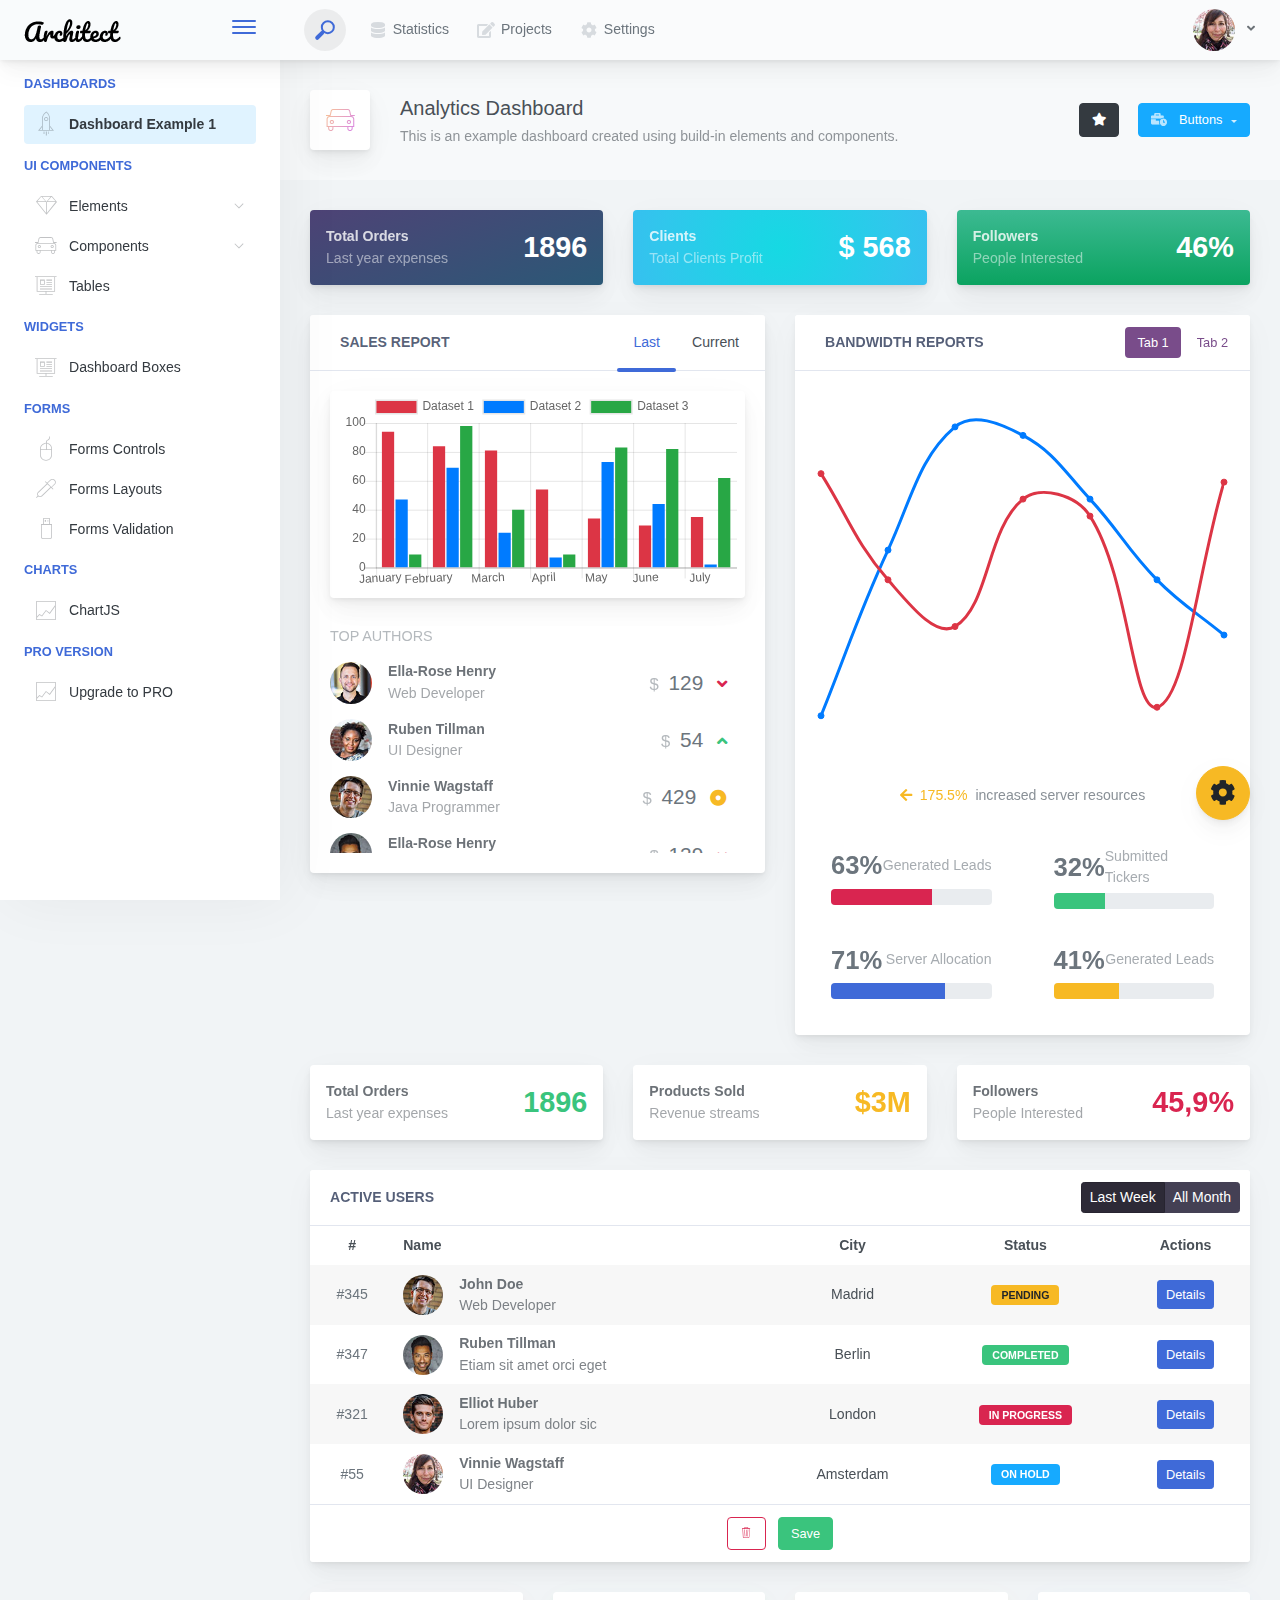
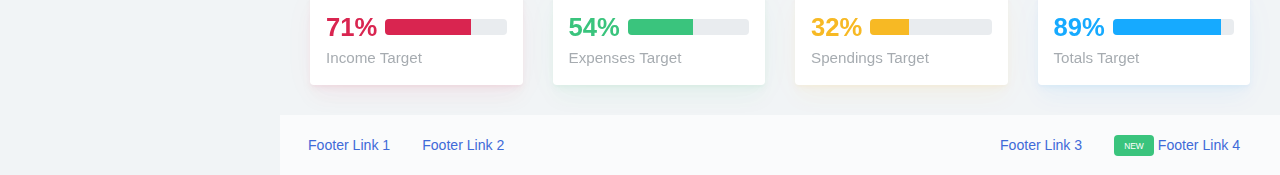
<file: tmp/architectui/index.html>
<!doctype html>
<html lang="en">

<head>
    <meta charset="utf-8">
    <meta http-equiv="X-UA-Compatible" content="IE=edge">
    <meta http-equiv="Content-Language" content="en">
    <meta http-equiv="Content-Type" content="text/html; charset=utf-8"/>
    <title>Analytics Dashboard - This is an example dashboard created using build-in elements and components.</title>
    <meta name="viewport" content="width=device-width, initial-scale=1, maximum-scale=1, user-scalable=no, shrink-to-fit=no" />
    <meta name="description" content="This is an example dashboard created using build-in elements and components.">
    <meta name="msapplication-tap-highlight" content="no">
    <!--
    =========================================================
    * ArchitectUI HTML Theme Dashboard - v1.0.0
    =========================================================
    * Product Page: https://dashboardpack.com
    * Copyright 2019 DashboardPack (https://dashboardpack.com)
    * Licensed under MIT (https://github.com/DashboardPack/architectui-html-theme-free/blob/master/LICENSE)
    =========================================================
    * The above copyright notice and this permission notice shall be included in all copies or substantial portions of the Software.
    -->
<link href="./main.css" rel="stylesheet"></head>
<body>
    <div class="app-container app-theme-white body-tabs-shadow fixed-sidebar fixed-header">
        <div class="app-header header-shadow">
            <div class="app-header__logo">
                <div class="logo-src"></div>
                <div class="header__pane ml-auto">
                    <div>
                        <button type="button" class="hamburger close-sidebar-btn hamburger--elastic" data-class="closed-sidebar">
                            <span class="hamburger-box">
                                <span class="hamburger-inner"></span>
                            </span>
                        </button>
                    </div>
                </div>
            </div>
            <div class="app-header__mobile-menu">
                <div>
                    <button type="button" class="hamburger hamburger--elastic mobile-toggle-nav">
                        <span class="hamburger-box">
                            <span class="hamburger-inner"></span>
                        </span>
                    </button>
                </div>
            </div>
            <div class="app-header__menu">
                <span>
                    <button type="button" class="btn-icon btn-icon-only btn btn-primary btn-sm mobile-toggle-header-nav">
                        <span class="btn-icon-wrapper">
                            <i class="fa fa-ellipsis-v fa-w-6"></i>
                        </span>
                    </button>
                </span>
            </div>    <div class="app-header__content">
                <div class="app-header-left">
                    <div class="search-wrapper">
                        <div class="input-holder">
                            <input type="text" class="search-input" placeholder="Type to search">
                            <button class="search-icon"><span></span></button>
                        </div>
                        <button class="close"></button>
                    </div>
                    <ul class="header-menu nav">
                        <li class="nav-item">
                            <a href="javascript:void(0);" class="nav-link">
                                <i class="nav-link-icon fa fa-database"> </i>
                                Statistics
                            </a>
                        </li>
                        <li class="btn-group nav-item">
                            <a href="javascript:void(0);" class="nav-link">
                                <i class="nav-link-icon fa fa-edit"></i>
                                Projects
                            </a>
                        </li>
                        <li class="dropdown nav-item">
                            <a href="javascript:void(0);" class="nav-link">
                                <i class="nav-link-icon fa fa-cog"></i>
                                Settings
                            </a>
                        </li>
                    </ul>        </div>
                <div class="app-header-right">
                    <div class="header-btn-lg pr-0">
                        <div class="widget-content p-0">
                            <div class="widget-content-wrapper">
                                <div class="widget-content-left">
                                    <div class="btn-group">
                                        <a data-toggle="dropdown" aria-haspopup="true" aria-expanded="false" class="p-0 btn">
                                            <img width="42" class="rounded-circle" src="assets/images/avatars/1.jpg" alt="">
                                            <i class="fa fa-angle-down ml-2 opacity-8"></i>
                                        </a>
                                        <div tabindex="-1" role="menu" aria-hidden="true" class="dropdown-menu dropdown-menu-right">
                                            <button type="button" tabindex="0" class="dropdown-item">User Account</button>
                                            <button type="button" tabindex="0" class="dropdown-item">Settings</button>
                                            <h6 tabindex="-1" class="dropdown-header">Header</h6>
                                            <button type="button" tabindex="0" class="dropdown-item">Actions</button>
                                            <div tabindex="-1" class="dropdown-divider"></div>
                                            <button type="button" tabindex="0" class="dropdown-item">Dividers</button>
                                        </div>
                                    </div>
                                </div>
                                <div class="widget-content-left  ml-3 header-user-info">
                                    <div class="widget-heading">
                                        Alina Mclourd
                                    </div>
                                    <div class="widget-subheading">
                                        VP People Manager
                                    </div>
                                </div>
                                <div class="widget-content-right header-user-info ml-3">
                                    <button type="button" class="btn-shadow p-1 btn btn-primary btn-sm show-toastr-example">
                                        <i class="fa text-white fa-calendar pr-1 pl-1"></i>
                                    </button>
                                </div>
                            </div>
                        </div>
                    </div>        </div>
            </div>
        </div>        <div class="ui-theme-settings">
            <button type="button" id="TooltipDemo" class="btn-open-options btn btn-warning">
                <i class="fa fa-cog fa-w-16 fa-spin fa-2x"></i>
            </button>
            <div class="theme-settings__inner">
                <div class="scrollbar-container">
                    <div class="theme-settings__options-wrapper">
                        <h3 class="themeoptions-heading">Layout Options
                        </h3>
                        <div class="p-3">
                            <ul class="list-group">
                                <li class="list-group-item">
                                    <div class="widget-content p-0">
                                        <div class="widget-content-wrapper">
                                            <div class="widget-content-left mr-3">
                                                <div class="switch has-switch switch-container-class" data-class="fixed-header">
                                                    <div class="switch-animate switch-on">
                                                        <input type="checkbox" checked data-toggle="toggle" data-onstyle="success">
                                                    </div>
                                                </div>
                                            </div>
                                            <div class="widget-content-left">
                                                <div class="widget-heading">Fixed Header
                                                </div>
                                                <div class="widget-subheading">Makes the header top fixed, always visible!
                                                </div>
                                            </div>
                                        </div>
                                    </div>
                                </li>
                                <li class="list-group-item">
                                    <div class="widget-content p-0">
                                        <div class="widget-content-wrapper">
                                            <div class="widget-content-left mr-3">
                                                <div class="switch has-switch switch-container-class" data-class="fixed-sidebar">
                                                    <div class="switch-animate switch-on">
                                                        <input type="checkbox" checked data-toggle="toggle" data-onstyle="success">
                                                    </div>
                                                </div>
                                            </div>
                                            <div class="widget-content-left">
                                                <div class="widget-heading">Fixed Sidebar
                                                </div>
                                                <div class="widget-subheading">Makes the sidebar left fixed, always visible!
                                                </div>
                                            </div>
                                        </div>
                                    </div>
                                </li>
                                <li class="list-group-item">
                                    <div class="widget-content p-0">
                                        <div class="widget-content-wrapper">
                                            <div class="widget-content-left mr-3">
                                                <div class="switch has-switch switch-container-class" data-class="fixed-footer">
                                                    <div class="switch-animate switch-off">
                                                        <input type="checkbox" data-toggle="toggle" data-onstyle="success">
                                                    </div>
                                                </div>
                                            </div>
                                            <div class="widget-content-left">
                                                <div class="widget-heading">Fixed Footer
                                                </div>
                                                <div class="widget-subheading">Makes the app footer bottom fixed, always visible!
                                                </div>
                                            </div>
                                        </div>
                                    </div>
                                </li>
                            </ul>
                        </div>
                        <h3 class="themeoptions-heading">
                            <div>
                                Header Options
                            </div>
                            <button type="button" class="btn-pill btn-shadow btn-wide ml-auto btn btn-focus btn-sm switch-header-cs-class" data-class="">
                                Restore Default
                            </button>
                        </h3>
                        <div class="p-3">
                            <ul class="list-group">
                                <li class="list-group-item">
                                    <h5 class="pb-2">Choose Color Scheme
                                    </h5>
                                    <div class="theme-settings-swatches">
                                        <div class="swatch-holder bg-primary switch-header-cs-class" data-class="bg-primary header-text-light">
                                        </div>
                                        <div class="swatch-holder bg-secondary switch-header-cs-class" data-class="bg-secondary header-text-light">
                                        </div>
                                        <div class="swatch-holder bg-success switch-header-cs-class" data-class="bg-success header-text-dark">
                                        </div>
                                        <div class="swatch-holder bg-info switch-header-cs-class" data-class="bg-info header-text-dark">
                                        </div>
                                        <div class="swatch-holder bg-warning switch-header-cs-class" data-class="bg-warning header-text-dark">
                                        </div>
                                        <div class="swatch-holder bg-danger switch-header-cs-class" data-class="bg-danger header-text-light">
                                        </div>
                                        <div class="swatch-holder bg-light switch-header-cs-class" data-class="bg-light header-text-dark">
                                        </div>
                                        <div class="swatch-holder bg-dark switch-header-cs-class" data-class="bg-dark header-text-light">
                                        </div>
                                        <div class="swatch-holder bg-focus switch-header-cs-class" data-class="bg-focus header-text-light">
                                        </div>
                                        <div class="swatch-holder bg-alternate switch-header-cs-class" data-class="bg-alternate header-text-light">
                                        </div>
                                        <div class="divider">
                                        </div>
                                        <div class="swatch-holder bg-vicious-stance switch-header-cs-class" data-class="bg-vicious-stance header-text-light">
                                        </div>
                                        <div class="swatch-holder bg-midnight-bloom switch-header-cs-class" data-class="bg-midnight-bloom header-text-light">
                                        </div>
                                        <div class="swatch-holder bg-night-sky switch-header-cs-class" data-class="bg-night-sky header-text-light">
                                        </div>
                                        <div class="swatch-holder bg-slick-carbon switch-header-cs-class" data-class="bg-slick-carbon header-text-light">
                                        </div>
                                        <div class="swatch-holder bg-asteroid switch-header-cs-class" data-class="bg-asteroid header-text-light">
                                        </div>
                                        <div class="swatch-holder bg-royal switch-header-cs-class" data-class="bg-royal header-text-light">
                                        </div>
                                        <div class="swatch-holder bg-warm-flame switch-header-cs-class" data-class="bg-warm-flame header-text-dark">
                                        </div>
                                        <div class="swatch-holder bg-night-fade switch-header-cs-class" data-class="bg-night-fade header-text-dark">
                                        </div>
                                        <div class="swatch-holder bg-sunny-morning switch-header-cs-class" data-class="bg-sunny-morning header-text-dark">
                                        </div>
                                        <div class="swatch-holder bg-tempting-azure switch-header-cs-class" data-class="bg-tempting-azure header-text-dark">
                                        </div>
                                        <div class="swatch-holder bg-amy-crisp switch-header-cs-class" data-class="bg-amy-crisp header-text-dark">
                                        </div>
                                        <div class="swatch-holder bg-heavy-rain switch-header-cs-class" data-class="bg-heavy-rain header-text-dark">
                                        </div>
                                        <div class="swatch-holder bg-mean-fruit switch-header-cs-class" data-class="bg-mean-fruit header-text-dark">
                                        </div>
                                        <div class="swatch-holder bg-malibu-beach switch-header-cs-class" data-class="bg-malibu-beach header-text-light">
                                        </div>
                                        <div class="swatch-holder bg-deep-blue switch-header-cs-class" data-class="bg-deep-blue header-text-dark">
                                        </div>
                                        <div class="swatch-holder bg-ripe-malin switch-header-cs-class" data-class="bg-ripe-malin header-text-light">
                                        </div>
                                        <div class="swatch-holder bg-arielle-smile switch-header-cs-class" data-class="bg-arielle-smile header-text-light">
                                        </div>
                                        <div class="swatch-holder bg-plum-plate switch-header-cs-class" data-class="bg-plum-plate header-text-light">
                                        </div>
                                        <div class="swatch-holder bg-happy-fisher switch-header-cs-class" data-class="bg-happy-fisher header-text-dark">
                                        </div>
                                        <div class="swatch-holder bg-happy-itmeo switch-header-cs-class" data-class="bg-happy-itmeo header-text-light">
                                        </div>
                                        <div class="swatch-holder bg-mixed-hopes switch-header-cs-class" data-class="bg-mixed-hopes header-text-light">
                                        </div>
                                        <div class="swatch-holder bg-strong-bliss switch-header-cs-class" data-class="bg-strong-bliss header-text-light">
                                        </div>
                                        <div class="swatch-holder bg-grow-early switch-header-cs-class" data-class="bg-grow-early header-text-light">
                                        </div>
                                        <div class="swatch-holder bg-love-kiss switch-header-cs-class" data-class="bg-love-kiss header-text-light">
                                        </div>
                                        <div class="swatch-holder bg-premium-dark switch-header-cs-class" data-class="bg-premium-dark header-text-light">
                                        </div>
                                        <div class="swatch-holder bg-happy-green switch-header-cs-class" data-class="bg-happy-green header-text-light">
                                        </div>
                                    </div>
                                </li>
                            </ul>
                        </div>
                        <h3 class="themeoptions-heading">
                            <div>Sidebar Options</div>
                            <button type="button" class="btn-pill btn-shadow btn-wide ml-auto btn btn-focus btn-sm switch-sidebar-cs-class" data-class="">
                                Restore Default
                            </button>
                        </h3>
                        <div class="p-3">
                            <ul class="list-group">
                                <li class="list-group-item">
                                    <h5 class="pb-2">Choose Color Scheme
                                    </h5>
                                    <div class="theme-settings-swatches">
                                        <div class="swatch-holder bg-primary switch-sidebar-cs-class" data-class="bg-primary sidebar-text-light">
                                        </div>
                                        <div class="swatch-holder bg-secondary switch-sidebar-cs-class" data-class="bg-secondary sidebar-text-light">
                                        </div>
                                        <div class="swatch-holder bg-success switch-sidebar-cs-class" data-class="bg-success sidebar-text-dark">
                                        </div>
                                        <div class="swatch-holder bg-info switch-sidebar-cs-class" data-class="bg-info sidebar-text-dark">
                                        </div>
                                        <div class="swatch-holder bg-warning switch-sidebar-cs-class" data-class="bg-warning sidebar-text-dark">
                                        </div>
                                        <div class="swatch-holder bg-danger switch-sidebar-cs-class" data-class="bg-danger sidebar-text-light">
                                        </div>
                                        <div class="swatch-holder bg-light switch-sidebar-cs-class" data-class="bg-light sidebar-text-dark">
                                        </div>
                                        <div class="swatch-holder bg-dark switch-sidebar-cs-class" data-class="bg-dark sidebar-text-light">
                                        </div>
                                        <div class="swatch-holder bg-focus switch-sidebar-cs-class" data-class="bg-focus sidebar-text-light">
                                        </div>
                                        <div class="swatch-holder bg-alternate switch-sidebar-cs-class" data-class="bg-alternate sidebar-text-light">
                                        </div>
                                        <div class="divider">
                                        </div>
                                        <div class="swatch-holder bg-vicious-stance switch-sidebar-cs-class" data-class="bg-vicious-stance sidebar-text-light">
                                        </div>
                                        <div class="swatch-holder bg-midnight-bloom switch-sidebar-cs-class" data-class="bg-midnight-bloom sidebar-text-light">
                                        </div>
                                        <div class="swatch-holder bg-night-sky switch-sidebar-cs-class" data-class="bg-night-sky sidebar-text-light">
                                        </div>
                                        <div class="swatch-holder bg-slick-carbon switch-sidebar-cs-class" data-class="bg-slick-carbon sidebar-text-light">
                                        </div>
                                        <div class="swatch-holder bg-asteroid switch-sidebar-cs-class" data-class="bg-asteroid sidebar-text-light">
                                        </div>
                                        <div class="swatch-holder bg-royal switch-sidebar-cs-class" data-class="bg-royal sidebar-text-light">
                                        </div>
                                        <div class="swatch-holder bg-warm-flame switch-sidebar-cs-class" data-class="bg-warm-flame sidebar-text-dark">
                                        </div>
                                        <div class="swatch-holder bg-night-fade switch-sidebar-cs-class" data-class="bg-night-fade sidebar-text-dark">
                                        </div>
                                        <div class="swatch-holder bg-sunny-morning switch-sidebar-cs-class" data-class="bg-sunny-morning sidebar-text-dark">
                                        </div>
                                        <div class="swatch-holder bg-tempting-azure switch-sidebar-cs-class" data-class="bg-tempting-azure sidebar-text-dark">
                                        </div>
                                        <div class="swatch-holder bg-amy-crisp switch-sidebar-cs-class" data-class="bg-amy-crisp sidebar-text-dark">
                                        </div>
                                        <div class="swatch-holder bg-heavy-rain switch-sidebar-cs-class" data-class="bg-heavy-rain sidebar-text-dark">
                                        </div>
                                        <div class="swatch-holder bg-mean-fruit switch-sidebar-cs-class" data-class="bg-mean-fruit sidebar-text-dark">
                                        </div>
                                        <div class="swatch-holder bg-malibu-beach switch-sidebar-cs-class" data-class="bg-malibu-beach sidebar-text-light">
                                        </div>
                                        <div class="swatch-holder bg-deep-blue switch-sidebar-cs-class" data-class="bg-deep-blue sidebar-text-dark">
                                        </div>
                                        <div class="swatch-holder bg-ripe-malin switch-sidebar-cs-class" data-class="bg-ripe-malin sidebar-text-light">
                                        </div>
                                        <div class="swatch-holder bg-arielle-smile switch-sidebar-cs-class" data-class="bg-arielle-smile sidebar-text-light">
                                        </div>
                                        <div class="swatch-holder bg-plum-plate switch-sidebar-cs-class" data-class="bg-plum-plate sidebar-text-light">
                                        </div>
                                        <div class="swatch-holder bg-happy-fisher switch-sidebar-cs-class" data-class="bg-happy-fisher sidebar-text-dark">
                                        </div>
                                        <div class="swatch-holder bg-happy-itmeo switch-sidebar-cs-class" data-class="bg-happy-itmeo sidebar-text-light">
                                        </div>
                                        <div class="swatch-holder bg-mixed-hopes switch-sidebar-cs-class" data-class="bg-mixed-hopes sidebar-text-light">
                                        </div>
                                        <div class="swatch-holder bg-strong-bliss switch-sidebar-cs-class" data-class="bg-strong-bliss sidebar-text-light">
                                        </div>
                                        <div class="swatch-holder bg-grow-early switch-sidebar-cs-class" data-class="bg-grow-early sidebar-text-light">
                                        </div>
                                        <div class="swatch-holder bg-love-kiss switch-sidebar-cs-class" data-class="bg-love-kiss sidebar-text-light">
                                        </div>
                                        <div class="swatch-holder bg-premium-dark switch-sidebar-cs-class" data-class="bg-premium-dark sidebar-text-light">
                                        </div>
                                        <div class="swatch-holder bg-happy-green switch-sidebar-cs-class" data-class="bg-happy-green sidebar-text-light">
                                        </div>
                                    </div>
                                </li>
                            </ul>
                        </div>
                        <h3 class="themeoptions-heading">
                            <div>Main Content Options</div>
                            <button type="button" class="btn-pill btn-shadow btn-wide ml-auto active btn btn-focus btn-sm">Restore Default
                            </button>
                        </h3>
                        <div class="p-3">
                            <ul class="list-group">
                                <li class="list-group-item">
                                    <h5 class="pb-2">Page Section Tabs
                                    </h5>
                                    <div class="theme-settings-swatches">
                                        <div role="group" class="mt-2 btn-group">
                                            <button type="button" class="btn-wide btn-shadow btn-primary btn btn-secondary switch-theme-class" data-class="body-tabs-line">
                                                Line
                                            </button>
                                            <button type="button" class="btn-wide btn-shadow btn-primary active btn btn-secondary switch-theme-class" data-class="body-tabs-shadow">
                                                Shadow
                                            </button>
                                        </div>
                                    </div>
                                </li>
                            </ul>
                        </div>
                    </div>
                </div>
            </div>
        </div>        <div class="app-main">
                <div class="app-sidebar sidebar-shadow">
                    <div class="app-header__logo">
                        <div class="logo-src"></div>
                        <div class="header__pane ml-auto">
                            <div>
                                <button type="button" class="hamburger close-sidebar-btn hamburger--elastic" data-class="closed-sidebar">
                                    <span class="hamburger-box">
                                        <span class="hamburger-inner"></span>
                                    </span>
                                </button>
                            </div>
                        </div>
                    </div>
                    <div class="app-header__mobile-menu">
                        <div>
                            <button type="button" class="hamburger hamburger--elastic mobile-toggle-nav">
                                <span class="hamburger-box">
                                    <span class="hamburger-inner"></span>
                                </span>
                            </button>
                        </div>
                    </div>
                    <div class="app-header__menu">
                        <span>
                            <button type="button" class="btn-icon btn-icon-only btn btn-primary btn-sm mobile-toggle-header-nav">
                                <span class="btn-icon-wrapper">
                                    <i class="fa fa-ellipsis-v fa-w-6"></i>
                                </span>
                            </button>
                        </span>
                    </div>    <div class="scrollbar-sidebar">
                        <div class="app-sidebar__inner">
                            <ul class="vertical-nav-menu">
                                <li class="app-sidebar__heading">Dashboards</li>
                                <li>
                                    <a href="index.html" class="mm-active">
                                        <i class="metismenu-icon pe-7s-rocket"></i>
                                        Dashboard Example 1
                                    </a>
                                </li>
                                <li class="app-sidebar__heading">UI Components</li>
                                <li>
                                    <a href="#">
                                        <i class="metismenu-icon pe-7s-diamond"></i>
                                        Elements
                                        <i class="metismenu-state-icon pe-7s-angle-down caret-left"></i>
                                    </a>
                                    <ul>
                                        <li>
                                            <a href="elements-buttons-standard.html">
                                                <i class="metismenu-icon"></i>
                                                Buttons
                                            </a>
                                        </li>
                                        <li>
                                            <a href="elements-dropdowns.html">
                                                <i class="metismenu-icon">
                                                </i>Dropdowns
                                            </a>
                                        </li>
                                        <li>
                                            <a href="elements-icons.html">
                                                <i class="metismenu-icon">
                                                </i>Icons
                                            </a>
                                        </li>
                                        <li>
                                            <a href="elements-badges-labels.html">
                                                <i class="metismenu-icon">
                                                </i>Badges
                                            </a>
                                        </li>
                                        <li>
                                            <a href="elements-cards.html">
                                                <i class="metismenu-icon">
                                                </i>Cards
                                            </a>
                                        </li>
                                        <li>
                                            <a href="elements-list-group.html">
                                                <i class="metismenu-icon">
                                                </i>List Groups
                                            </a>
                                        </li>
                                        <li>
                                            <a href="elements-navigation.html">
                                                <i class="metismenu-icon">
                                                </i>Navigation Menus
                                            </a>
                                        </li>
                                        <li>
                                            <a href="elements-utilities.html">
                                                <i class="metismenu-icon">
                                                </i>Utilities
                                            </a>
                                        </li>
                                    </ul>
                                </li>
                                <li>
                                    <a href="#">
                                        <i class="metismenu-icon pe-7s-car"></i>
                                        Components
                                        <i class="metismenu-state-icon pe-7s-angle-down caret-left"></i>
                                    </a>
                                    <ul>
                                        <li>
                                            <a href="components-tabs.html">
                                                <i class="metismenu-icon">
                                                </i>Tabs
                                            </a>
                                        </li>
                                        <li>
                                            <a href="components-accordions.html">
                                                <i class="metismenu-icon">
                                                </i>Accordions
                                            </a>
                                        </li>
                                        <li>
                                            <a href="components-notifications.html">
                                                <i class="metismenu-icon">
                                                </i>Notifications
                                            </a>
                                        </li>
                                        <li>
                                            <a href="components-modals.html">
                                                <i class="metismenu-icon">
                                                </i>Modals
                                            </a>
                                        </li>
                                        <li>
                                            <a href="components-progress-bar.html">
                                                <i class="metismenu-icon">
                                                </i>Progress Bar
                                            </a>
                                        </li>
                                        <li>
                                            <a href="components-tooltips-popovers.html">
                                                <i class="metismenu-icon">
                                                </i>Tooltips &amp; Popovers
                                            </a>
                                        </li>
                                        <li>
                                            <a href="components-carousel.html">
                                                <i class="metismenu-icon">
                                                </i>Carousel
                                            </a>
                                        </li>
                                        <li>
                                            <a href="components-calendar.html">
                                                <i class="metismenu-icon">
                                                </i>Calendar
                                            </a>
                                        </li>
                                        <li>
                                            <a href="components-pagination.html">
                                                <i class="metismenu-icon">
                                                </i>Pagination
                                            </a>
                                        </li>
                                        <li>
                                            <a href="components-scrollable-elements.html">
                                                <i class="metismenu-icon">
                                                </i>Scrollable
                                            </a>
                                        </li>
                                        <li>
                                            <a href="components-maps.html">
                                                <i class="metismenu-icon">
                                                </i>Maps
                                            </a>
                                        </li>
                                    </ul>
                                </li>
                                <li  >
                                    <a href="tables-regular.html">
                                        <i class="metismenu-icon pe-7s-display2"></i>
                                        Tables
                                    </a>
                                </li>
                                <li class="app-sidebar__heading">Widgets</li>
                                <li>
                                    <a href="dashboard-boxes.html">
                                        <i class="metismenu-icon pe-7s-display2"></i>
                                        Dashboard Boxes
                                    </a>
                                </li>
                                <li class="app-sidebar__heading">Forms</li>
                                <li>
                                    <a href="forms-controls.html">
                                        <i class="metismenu-icon pe-7s-mouse">
                                        </i>Forms Controls
                                    </a>
                                </li>
                                <li>
                                    <a href="forms-layouts.html">
                                        <i class="metismenu-icon pe-7s-eyedropper">
                                        </i>Forms Layouts
                                    </a>
                                </li>
                                <li>
                                    <a href="forms-validation.html">
                                        <i class="metismenu-icon pe-7s-pendrive">
                                        </i>Forms Validation
                                    </a>
                                </li>
                                <li class="app-sidebar__heading">Charts</li>
                                <li>
                                    <a href="charts-chartjs.html">
                                        <i class="metismenu-icon pe-7s-graph2">
                                        </i>ChartJS
                                    </a>
                                </li>
                                <li class="app-sidebar__heading">PRO Version</li>
                                <li>
                                    <a href="https://dashboardpack.com/theme-details/architectui-dashboard-html-pro/" target="_blank">
                                        <i class="metismenu-icon pe-7s-graph2">
                                        </i>
                                        Upgrade to PRO
                                    </a>
                                </li>
                            </ul>
                        </div>
                    </div>
                </div>    <div class="app-main__outer">
                    <div class="app-main__inner">
                        <div class="app-page-title">
                            <div class="page-title-wrapper">
                                <div class="page-title-heading">
                                    <div class="page-title-icon">
                                        <i class="pe-7s-car icon-gradient bg-mean-fruit">
                                        </i>
                                    </div>
                                    <div>Analytics Dashboard
                                        <div class="page-title-subheading">This is an example dashboard created using build-in elements and components.
                                        </div>
                                    </div>
                                </div>
                                <div class="page-title-actions">
                                    <button type="button" data-toggle="tooltip" title="Example Tooltip" data-placement="bottom" class="btn-shadow mr-3 btn btn-dark">
                                        <i class="fa fa-star"></i>
                                    </button>
                                    <div class="d-inline-block dropdown">
                                        <button type="button" data-toggle="dropdown" aria-haspopup="true" aria-expanded="false" class="btn-shadow dropdown-toggle btn btn-info">
                                            <span class="btn-icon-wrapper pr-2 opacity-7">
                                                <i class="fa fa-business-time fa-w-20"></i>
                                            </span>
                                            Buttons
                                        </button>
                                        <div tabindex="-1" role="menu" aria-hidden="true" class="dropdown-menu dropdown-menu-right">
                                            <ul class="nav flex-column">
                                                <li class="nav-item">
                                                    <a href="javascript:void(0);" class="nav-link">
                                                        <i class="nav-link-icon lnr-inbox"></i>
                                                        <span>
                                                            Inbox
                                                        </span>
                                                        <div class="ml-auto badge badge-pill badge-secondary">86</div>
                                                    </a>
                                                </li>
                                                <li class="nav-item">
                                                    <a href="javascript:void(0);" class="nav-link">
                                                        <i class="nav-link-icon lnr-book"></i>
                                                        <span>
                                                            Book
                                                        </span>
                                                        <div class="ml-auto badge badge-pill badge-danger">5</div>
                                                    </a>
                                                </li>
                                                <li class="nav-item">
                                                    <a href="javascript:void(0);" class="nav-link">
                                                        <i class="nav-link-icon lnr-picture"></i>
                                                        <span>
                                                            Picture
                                                        </span>
                                                    </a>
                                                </li>
                                                <li class="nav-item">
                                                    <a disabled href="javascript:void(0);" class="nav-link disabled">
                                                        <i class="nav-link-icon lnr-file-empty"></i>
                                                        <span>
                                                            File Disabled
                                                        </span>
                                                    </a>
                                                </li>
                                            </ul>
                                        </div>
                                    </div>
                                </div>    </div>
                        </div>            <div class="row">
                            <div class="col-md-6 col-xl-4">
                                <div class="card mb-3 widget-content bg-midnight-bloom">
                                    <div class="widget-content-wrapper text-white">
                                        <div class="widget-content-left">
                                            <div class="widget-heading">Total Orders</div>
                                            <div class="widget-subheading">Last year expenses</div>
                                        </div>
                                        <div class="widget-content-right">
                                            <div class="widget-numbers text-white"><span>1896</span></div>
                                        </div>
                                    </div>
                                </div>
                            </div>
                            <div class="col-md-6 col-xl-4">
                                <div class="card mb-3 widget-content bg-arielle-smile">
                                    <div class="widget-content-wrapper text-white">
                                        <div class="widget-content-left">
                                            <div class="widget-heading">Clients</div>
                                            <div class="widget-subheading">Total Clients Profit</div>
                                        </div>
                                        <div class="widget-content-right">
                                            <div class="widget-numbers text-white"><span>$ 568</span></div>
                                        </div>
                                    </div>
                                </div>
                            </div>
                            <div class="col-md-6 col-xl-4">
                                <div class="card mb-3 widget-content bg-grow-early">
                                    <div class="widget-content-wrapper text-white">
                                        <div class="widget-content-left">
                                            <div class="widget-heading">Followers</div>
                                            <div class="widget-subheading">People Interested</div>
                                        </div>
                                        <div class="widget-content-right">
                                            <div class="widget-numbers text-white"><span>46%</span></div>
                                        </div>
                                    </div>
                                </div>
                            </div>
                            <div class="d-xl-none d-lg-block col-md-6 col-xl-4">
                                <div class="card mb-3 widget-content bg-premium-dark">
                                    <div class="widget-content-wrapper text-white">
                                        <div class="widget-content-left">
                                            <div class="widget-heading">Products Sold</div>
                                            <div class="widget-subheading">Revenue streams</div>
                                        </div>
                                        <div class="widget-content-right">
                                            <div class="widget-numbers text-warning"><span>$14M</span></div>
                                        </div>
                                    </div>
                                </div>
                            </div>
                        </div>
                        <div class="row">
                            <div class="col-md-12 col-lg-6">
                                <div class="mb-3 card">
                                    <div class="card-header-tab card-header-tab-animation card-header">
                                        <div class="card-header-title">
                                            <i class="header-icon lnr-apartment icon-gradient bg-love-kiss"> </i>
                                            Sales Report
                                        </div>
                                        <ul class="nav">
                                            <li class="nav-item"><a href="javascript:void(0);" class="active nav-link">Last</a></li>
                                            <li class="nav-item"><a href="javascript:void(0);" class="nav-link second-tab-toggle">Current</a></li>
                                        </ul>
                                    </div>
                                    <div class="card-body">
                                        <div class="tab-content">
                                            <div class="tab-pane fade show active" id="tabs-eg-77">
                                                <div class="card mb-3 widget-chart widget-chart2 text-left w-100">
                                                    <div class="widget-chat-wrapper-outer">
                                                        <div class="widget-chart-wrapper widget-chart-wrapper-lg opacity-10 m-0">
                                                            <canvas id="canvas"></canvas>
                                                        </div>
                                                    </div>
                                                </div>
                                                <h6 class="text-muted text-uppercase font-size-md opacity-5 font-weight-normal">Top Authors</h6>
                                                <div class="scroll-area-sm">
                                                    <div class="scrollbar-container">
                                                        <ul class="rm-list-borders rm-list-borders-scroll list-group list-group-flush">
                                                            <li class="list-group-item">
                                                                <div class="widget-content p-0">
                                                                    <div class="widget-content-wrapper">
                                                                        <div class="widget-content-left mr-3">
                                                                            <img width="42" class="rounded-circle" src="assets/images/avatars/9.jpg" alt="">
                                                                        </div>
                                                                        <div class="widget-content-left">
                                                                            <div class="widget-heading">Ella-Rose Henry</div>
                                                                            <div class="widget-subheading">Web Developer</div>
                                                                        </div>
                                                                        <div class="widget-content-right">
                                                                            <div class="font-size-xlg text-muted">
                                                                                <small class="opacity-5 pr-1">$</small>
                                                                                <span>129</span>
                                                                                <small class="text-danger pl-2">
                                                                                    <i class="fa fa-angle-down"></i>
                                                                                </small>
                                                                            </div>
                                                                        </div>
                                                                    </div>
                                                                </div>
                                                            </li>
                                                            <li class="list-group-item">
                                                                <div class="widget-content p-0">
                                                                    <div class="widget-content-wrapper">
                                                                        <div class="widget-content-left mr-3">
                                                                            <img width="42" class="rounded-circle" src="assets/images/avatars/5.jpg" alt="">
                                                                        </div>
                                                                        <div class="widget-content-left">
                                                                            <div class="widget-heading">Ruben Tillman</div>
                                                                            <div class="widget-subheading">UI Designer</div>
                                                                        </div>
                                                                        <div class="widget-content-right">
                                                                            <div class="font-size-xlg text-muted">
                                                                                <small class="opacity-5 pr-1">$</small>
                                                                                <span>54</span>
                                                                                <small class="text-success pl-2">
                                                                                    <i class="fa fa-angle-up"></i>
                                                                                </small>
                                                                            </div>
                                                                        </div>
                                                                    </div>
                                                                </div>
                                                            </li>
                                                            <li class="list-group-item">
                                                                <div class="widget-content p-0">
                                                                    <div class="widget-content-wrapper">
                                                                        <div class="widget-content-left mr-3">
                                                                            <img width="42" class="rounded-circle" src="assets/images/avatars/4.jpg" alt="">
                                                                        </div>
                                                                        <div class="widget-content-left">
                                                                            <div class="widget-heading">Vinnie Wagstaff</div>
                                                                            <div class="widget-subheading">Java Programmer</div>
                                                                        </div>
                                                                        <div class="widget-content-right">
                                                                            <div class="font-size-xlg text-muted">
                                                                                <small class="opacity-5 pr-1">$</small>
                                                                                <span>429</span>
                                                                                <small class="text-warning pl-2">
                                                                                    <i class="fa fa-dot-circle"></i>
                                                                                </small>
                                                                            </div>
                                                                        </div>
                                                                    </div>
                                                                </div>
                                                            </li>
                                                            <li class="list-group-item">
                                                                <div class="widget-content p-0">
                                                                    <div class="widget-content-wrapper">
                                                                        <div class="widget-content-left mr-3">
                                                                            <img width="42" class="rounded-circle" src="assets/images/avatars/3.jpg" alt="">
                                                                        </div>
                                                                        <div class="widget-content-left">
                                                                            <div class="widget-heading">Ella-Rose Henry</div>
                                                                            <div class="widget-subheading">Web Developer</div>
                                                                        </div>
                                                                        <div class="widget-content-right">
                                                                            <div class="font-size-xlg text-muted">
                                                                                <small class="opacity-5 pr-1">$</small>
                                                                                <span>129</span>
                                                                                <small class="text-danger pl-2">
                                                                                    <i class="fa fa-angle-down"></i>
                                                                                </small>
                                                                            </div>
                                                                        </div>
                                                                    </div>
                                                                </div>
                                                            </li>
                                                            <li class="list-group-item">
                                                                <div class="widget-content p-0">
                                                                    <div class="widget-content-wrapper">
                                                                        <div class="widget-content-left mr-3">
                                                                            <img width="42" class="rounded-circle" src="assets/images/avatars/2.jpg" alt="">
                                                                        </div>
                                                                        <div class="widget-content-left">
                                                                            <div class="widget-heading">Ruben Tillman</div>
                                                                            <div class="widget-subheading">UI Designer</div>
                                                                        </div>
                                                                        <div class="widget-content-right">
                                                                            <div class="font-size-xlg text-muted">
                                                                                <small class="opacity-5 pr-1">$</small>
                                                                                <span>54</span>
                                                                                <small class="text-success pl-2">
                                                                                    <i class="fa fa-angle-up"></i>
                                                                                </small>
                                                                            </div>
                                                                        </div>
                                                                    </div>
                                                                </div>
                                                            </li>
                                                        </ul>
                                                    </div>
                                                </div>
                                            </div>
                                        </div>
                                    </div>
                                </div>
                            </div>
                            <div class="col-md-12 col-lg-6">
                                <div class="mb-3 card">
                                    <div class="card-header-tab card-header">
                                        <div class="card-header-title">
                                            <i class="header-icon lnr-rocket icon-gradient bg-tempting-azure"> </i>
                                            Bandwidth Reports
                                        </div>
                                        <div class="btn-actions-pane-right">
                                            <div class="nav">
                                                <a href="javascript:void(0);" class="border-0 btn-pill btn-wide btn-transition active btn btn-outline-alternate">Tab 1</a>
                                                <a href="javascript:void(0);" class="ml-1 btn-pill btn-wide border-0 btn-transition  btn btn-outline-alternate second-tab-toggle-alt">Tab 2</a>
                                            </div>
                                        </div>
                                    </div>
                                    <div class="tab-content">
                                        <div class="tab-pane fade active show" id="tab-eg-55">
                                            <div class="widget-chart p-3">
                                                <div style="height: 350px">
                                                    <canvas id="line-chart"></canvas>
                                                </div>
                                                <div class="widget-chart-content text-center mt-5">
                                                    <div class="widget-description mt-0 text-warning">
                                                        <i class="fa fa-arrow-left"></i>
                                                        <span class="pl-1">175.5%</span>
                                                        <span class="text-muted opacity-8 pl-1">increased server resources</span>
                                                    </div>
                                                </div>
                                            </div>
                                            <div class="pt-2 card-body">
                                                <div class="row">
                                                    <div class="col-md-6">
                                                        <div class="widget-content">
                                                            <div class="widget-content-outer">
                                                                <div class="widget-content-wrapper">
                                                                    <div class="widget-content-left">
                                                                        <div class="widget-numbers fsize-3 text-muted">63%</div>
                                                                    </div>
                                                                    <div class="widget-content-right">
                                                                        <div class="text-muted opacity-6">Generated Leads</div>
                                                                    </div>
                                                                </div>
                                                                <div class="widget-progress-wrapper mt-1">
                                                                    <div class="progress-bar-sm progress-bar-animated-alt progress">
                                                                        <div class="progress-bar bg-danger" role="progressbar" aria-valuenow="63" aria-valuemin="0" aria-valuemax="100" style="width: 63%;"></div>
                                                                    </div>
                                                                </div>
                                                            </div>
                                                        </div>
                                                    </div>
                                                    <div class="col-md-6">
                                                        <div class="widget-content">
                                                            <div class="widget-content-outer">
                                                                <div class="widget-content-wrapper">
                                                                    <div class="widget-content-left">
                                                                        <div class="widget-numbers fsize-3 text-muted">32%</div>
                                                                    </div>
                                                                    <div class="widget-content-right">
                                                                        <div class="text-muted opacity-6">Submitted Tickers</div>
                                                                    </div>
                                                                </div>
                                                                <div class="widget-progress-wrapper mt-1">
                                                                    <div class="progress-bar-sm progress-bar-animated-alt progress">
                                                                        <div class="progress-bar bg-success" role="progressbar" aria-valuenow="32" aria-valuemin="0" aria-valuemax="100" style="width: 32%;"></div>
                                                                    </div>
                                                                </div>
                                                            </div>
                                                        </div>
                                                    </div>
                                                    <div class="col-md-6">
                                                        <div class="widget-content">
                                                            <div class="widget-content-outer">
                                                                <div class="widget-content-wrapper">
                                                                    <div class="widget-content-left">
                                                                        <div class="widget-numbers fsize-3 text-muted">71%</div>
                                                                    </div>
                                                                    <div class="widget-content-right">
                                                                        <div class="text-muted opacity-6">Server Allocation</div>
                                                                    </div>
                                                                </div>
                                                                <div class="widget-progress-wrapper mt-1">
                                                                    <div class="progress-bar-sm progress-bar-animated-alt progress">
                                                                        <div class="progress-bar bg-primary" role="progressbar" aria-valuenow="71" aria-valuemin="0" aria-valuemax="100" style="width: 71%;"></div>
                                                                    </div>
                                                                </div>
                                                            </div>
                                                        </div>
                                                    </div>
                                                    <div class="col-md-6">
                                                        <div class="widget-content">
                                                            <div class="widget-content-outer">
                                                                <div class="widget-content-wrapper">
                                                                    <div class="widget-content-left">
                                                                        <div class="widget-numbers fsize-3 text-muted">41%</div>
                                                                    </div>
                                                                    <div class="widget-content-right">
                                                                        <div class="text-muted opacity-6">Generated Leads</div>
                                                                    </div>
                                                                </div>
                                                                <div class="widget-progress-wrapper mt-1">
                                                                    <div class="progress-bar-sm progress-bar-animated-alt progress">
                                                                        <div class="progress-bar bg-warning" role="progressbar" aria-valuenow="41" aria-valuemin="0" aria-valuemax="100" style="width: 41%;"></div>
                                                                    </div>
                                                                </div>
                                                            </div>
                                                        </div>
                                                    </div>
                                                </div>
                                            </div>
                                        </div>
                                    </div>
                                </div>
                            </div>
                        </div>
                        <div class="row">
                            <div class="col-md-6 col-xl-4">
                                <div class="card mb-3 widget-content">
                                    <div class="widget-content-outer">
                                        <div class="widget-content-wrapper">
                                            <div class="widget-content-left">
                                                <div class="widget-heading">Total Orders</div>
                                                <div class="widget-subheading">Last year expenses</div>
                                            </div>
                                            <div class="widget-content-right">
                                                <div class="widget-numbers text-success">1896</div>
                                            </div>
                                        </div>
                                    </div>
                                </div>
                            </div>
                            <div class="col-md-6 col-xl-4">
                                <div class="card mb-3 widget-content">
                                    <div class="widget-content-outer">
                                        <div class="widget-content-wrapper">
                                            <div class="widget-content-left">
                                                <div class="widget-heading">Products Sold</div>
                                                <div class="widget-subheading">Revenue streams</div>
                                            </div>
                                            <div class="widget-content-right">
                                                <div class="widget-numbers text-warning">$3M</div>
                                            </div>
                                        </div>
                                    </div>
                                </div>
                            </div>
                            <div class="col-md-6 col-xl-4">
                                <div class="card mb-3 widget-content">
                                    <div class="widget-content-outer">
                                        <div class="widget-content-wrapper">
                                            <div class="widget-content-left">
                                                <div class="widget-heading">Followers</div>
                                                <div class="widget-subheading">People Interested</div>
                                            </div>
                                            <div class="widget-content-right">
                                                <div class="widget-numbers text-danger">45,9%</div>
                                            </div>
                                        </div>
                                    </div>
                                </div>
                            </div>
                            <div class="d-xl-none d-lg-block col-md-6 col-xl-4">
                                <div class="card mb-3 widget-content">
                                    <div class="widget-content-outer">
                                        <div class="widget-content-wrapper">
                                            <div class="widget-content-left">
                                                <div class="widget-heading">Income</div>
                                                <div class="widget-subheading">Expected totals</div>
                                            </div>
                                            <div class="widget-content-right">
                                                <div class="widget-numbers text-focus">$147</div>
                                            </div>
                                        </div>
                                        <div class="widget-progress-wrapper">
                                            <div class="progress-bar-sm progress-bar-animated-alt progress">
                                                <div class="progress-bar bg-info" role="progressbar" aria-valuenow="54" aria-valuemin="0" aria-valuemax="100" style="width: 54%;"></div>
                                            </div>
                                            <div class="progress-sub-label">
                                                <div class="sub-label-left">Expenses</div>
                                                <div class="sub-label-right">100%</div>
                                            </div>
                                        </div>
                                    </div>
                                </div>
                            </div>
                        </div>
                        <div class="row">
                            <div class="col-md-12">
                                <div class="main-card mb-3 card">
                                    <div class="card-header">Active Users
                                        <div class="btn-actions-pane-right">
                                            <div role="group" class="btn-group-sm btn-group">
                                                <button class="active btn btn-focus">Last Week</button>
                                                <button class="btn btn-focus">All Month</button>
                                            </div>
                                        </div>
                                    </div>
                                    <div class="table-responsive">
                                        <table class="align-middle mb-0 table table-borderless table-striped table-hover">
                                            <thead>
                                            <tr>
                                                <th class="text-center">#</th>
                                                <th>Name</th>
                                                <th class="text-center">City</th>
                                                <th class="text-center">Status</th>
                                                <th class="text-center">Actions</th>
                                            </tr>
                                            </thead>
                                            <tbody>
                                            <tr>
                                                <td class="text-center text-muted">#345</td>
                                                <td>
                                                    <div class="widget-content p-0">
                                                        <div class="widget-content-wrapper">
                                                            <div class="widget-content-left mr-3">
                                                                <div class="widget-content-left">
                                                                    <img width="40" class="rounded-circle" src="assets/images/avatars/4.jpg" alt="">
                                                                </div>
                                                            </div>
                                                            <div class="widget-content-left flex2">
                                                                <div class="widget-heading">John Doe</div>
                                                                <div class="widget-subheading opacity-7">Web Developer</div>
                                                            </div>
                                                        </div>
                                                    </div>
                                                </td>
                                                <td class="text-center">Madrid</td>
                                                <td class="text-center">
                                                    <div class="badge badge-warning">Pending</div>
                                                </td>
                                                <td class="text-center">
                                                    <button type="button" id="PopoverCustomT-1" class="btn btn-primary btn-sm">Details</button>
                                                </td>
                                            </tr>
                                            <tr>
                                                <td class="text-center text-muted">#347</td>
                                                <td>
                                                    <div class="widget-content p-0">
                                                        <div class="widget-content-wrapper">
                                                            <div class="widget-content-left mr-3">
                                                                <div class="widget-content-left">
                                                                    <img width="40" class="rounded-circle" src="assets/images/avatars/3.jpg" alt="">
                                                                </div>
                                                            </div>
                                                            <div class="widget-content-left flex2">
                                                                <div class="widget-heading">Ruben Tillman</div>
                                                                <div class="widget-subheading opacity-7">Etiam sit amet orci eget</div>
                                                            </div>
                                                        </div>
                                                    </div>
                                                </td>
                                                <td class="text-center">Berlin</td>
                                                <td class="text-center">
                                                    <div class="badge badge-success">Completed</div>
                                                </td>
                                                <td class="text-center">
                                                    <button type="button" id="PopoverCustomT-2" class="btn btn-primary btn-sm">Details</button>
                                                </td>
                                            </tr>
                                            <tr>
                                                <td class="text-center text-muted">#321</td>
                                                <td>
                                                    <div class="widget-content p-0">
                                                        <div class="widget-content-wrapper">
                                                            <div class="widget-content-left mr-3">
                                                                <div class="widget-content-left">
                                                                    <img width="40" class="rounded-circle" src="assets/images/avatars/2.jpg" alt="">
                                                                </div>
                                                            </div>
                                                            <div class="widget-content-left flex2">
                                                                <div class="widget-heading">Elliot Huber</div>
                                                                <div class="widget-subheading opacity-7">Lorem ipsum dolor sic</div>
                                                            </div>
                                                        </div>
                                                    </div>
                                                </td>
                                                <td class="text-center">London</td>
                                                <td class="text-center">
                                                    <div class="badge badge-danger">In Progress</div>
                                                </td>
                                                <td class="text-center">
                                                    <button type="button" id="PopoverCustomT-3" class="btn btn-primary btn-sm">Details</button>
                                                </td>
                                            </tr>
                                            <tr>
                                                <td class="text-center text-muted">#55</td>
                                                <td>
                                                    <div class="widget-content p-0">
                                                        <div class="widget-content-wrapper">
                                                            <div class="widget-content-left mr-3">
                                                                <div class="widget-content-left">
                                                                    <img width="40" class="rounded-circle" src="assets/images/avatars/1.jpg" alt=""></div>
                                                            </div>
                                                            <div class="widget-content-left flex2">
                                                                <div class="widget-heading">Vinnie Wagstaff</div>
                                                                <div class="widget-subheading opacity-7">UI Designer</div>
                                                            </div>
                                                        </div>
                                                    </div>
                                                </td>
                                                <td class="text-center">Amsterdam</td>
                                                <td class="text-center">
                                                    <div class="badge badge-info">On Hold</div>
                                                </td>
                                                <td class="text-center">
                                                    <button type="button" id="PopoverCustomT-4" class="btn btn-primary btn-sm">Details</button>
                                                </td>
                                            </tr>
                                            </tbody>
                                        </table>
                                    </div>
                                    <div class="d-block text-center card-footer">
                                        <button class="mr-2 btn-icon btn-icon-only btn btn-outline-danger"><i class="pe-7s-trash btn-icon-wrapper"> </i></button>
                                        <button class="btn-wide btn btn-success">Save</button>
                                    </div>
                                </div>
                            </div>
                        </div>
                        <div class="row">
                            <div class="col-md-6 col-lg-3">
                                <div class="card-shadow-danger mb-3 widget-chart widget-chart2 text-left card">
                                    <div class="widget-content">
                                        <div class="widget-content-outer">
                                            <div class="widget-content-wrapper">
                                                <div class="widget-content-left pr-2 fsize-1">
                                                    <div class="widget-numbers mt-0 fsize-3 text-danger">71%</div>
                                                </div>
                                                <div class="widget-content-right w-100">
                                                    <div class="progress-bar-xs progress">
                                                        <div class="progress-bar bg-danger" role="progressbar" aria-valuenow="71" aria-valuemin="0" aria-valuemax="100" style="width: 71%;"></div>
                                                    </div>
                                                </div>
                                            </div>
                                            <div class="widget-content-left fsize-1">
                                                <div class="text-muted opacity-6">Income Target</div>
                                            </div>
                                        </div>
                                    </div>
                                </div>
                            </div>
                            <div class="col-md-6 col-lg-3">
                                <div class="card-shadow-success mb-3 widget-chart widget-chart2 text-left card">
                                    <div class="widget-content">
                                        <div class="widget-content-outer">
                                            <div class="widget-content-wrapper">
                                                <div class="widget-content-left pr-2 fsize-1">
                                                    <div class="widget-numbers mt-0 fsize-3 text-success">54%</div>
                                                </div>
                                                <div class="widget-content-right w-100">
                                                    <div class="progress-bar-xs progress">
                                                        <div class="progress-bar bg-success" role="progressbar" aria-valuenow="54" aria-valuemin="0" aria-valuemax="100" style="width: 54%;"></div>
                                                    </div>
                                                </div>
                                            </div>
                                            <div class="widget-content-left fsize-1">
                                                <div class="text-muted opacity-6">Expenses Target</div>
                                            </div>
                                        </div>
                                    </div>
                                </div>
                            </div>
                            <div class="col-md-6 col-lg-3">
                                <div class="card-shadow-warning mb-3 widget-chart widget-chart2 text-left card">
                                    <div class="widget-content">
                                        <div class="widget-content-outer">
                                            <div class="widget-content-wrapper">
                                                <div class="widget-content-left pr-2 fsize-1">
                                                    <div class="widget-numbers mt-0 fsize-3 text-warning">32%</div>
                                                </div>
                                                <div class="widget-content-right w-100">
                                                    <div class="progress-bar-xs progress">
                                                        <div class="progress-bar bg-warning" role="progressbar" aria-valuenow="32" aria-valuemin="0" aria-valuemax="100" style="width: 32%;"></div>
                                                    </div>
                                                </div>
                                            </div>
                                            <div class="widget-content-left fsize-1">
                                                <div class="text-muted opacity-6">Spendings Target</div>
                                            </div>
                                        </div>
                                    </div>
                                </div>
                            </div>
                            <div class="col-md-6 col-lg-3">
                                <div class="card-shadow-info mb-3 widget-chart widget-chart2 text-left card">
                                    <div class="widget-content">
                                        <div class="widget-content-outer">
                                            <div class="widget-content-wrapper">
                                                <div class="widget-content-left pr-2 fsize-1">
                                                    <div class="widget-numbers mt-0 fsize-3 text-info">89%</div>
                                                </div>
                                                <div class="widget-content-right w-100">
                                                    <div class="progress-bar-xs progress">
                                                        <div class="progress-bar bg-info" role="progressbar" aria-valuenow="89" aria-valuemin="0" aria-valuemax="100" style="width: 89%;"></div>
                                                    </div>
                                                </div>
                                            </div>
                                            <div class="widget-content-left fsize-1">
                                                <div class="text-muted opacity-6">Totals Target</div>
                                            </div>
                                        </div>
                                    </div>
                                </div>
                            </div>
                        </div>
                    </div>
                    <div class="app-wrapper-footer">
                        <div class="app-footer">
                            <div class="app-footer__inner">
                                <div class="app-footer-left">
                                    <ul class="nav">
                                        <li class="nav-item">
                                            <a href="javascript:void(0);" class="nav-link">
                                                Footer Link 1
                                            </a>
                                        </li>
                                        <li class="nav-item">
                                            <a href="javascript:void(0);" class="nav-link">
                                                Footer Link 2
                                            </a>
                                        </li>
                                    </ul>
                                </div>
                                <div class="app-footer-right">
                                    <ul class="nav">
                                        <li class="nav-item">
                                            <a href="javascript:void(0);" class="nav-link">
                                                Footer Link 3
                                            </a>
                                        </li>
                                        <li class="nav-item">
                                            <a href="javascript:void(0);" class="nav-link">
                                                <div class="badge badge-success mr-1 ml-0">
                                                    <small>NEW</small>
                                                </div>
                                                Footer Link 4
                                            </a>
                                        </li>
                                    </ul>
                                </div>
                            </div>
                        </div>
                    </div>    </div>
                <script src="http://maps.google.com/maps/api/js?sensor=true"></script>
        </div>
    </div>
<script type="text/javascript" src="./assets/scripts/main.js"></script></body>
</html>
</file>
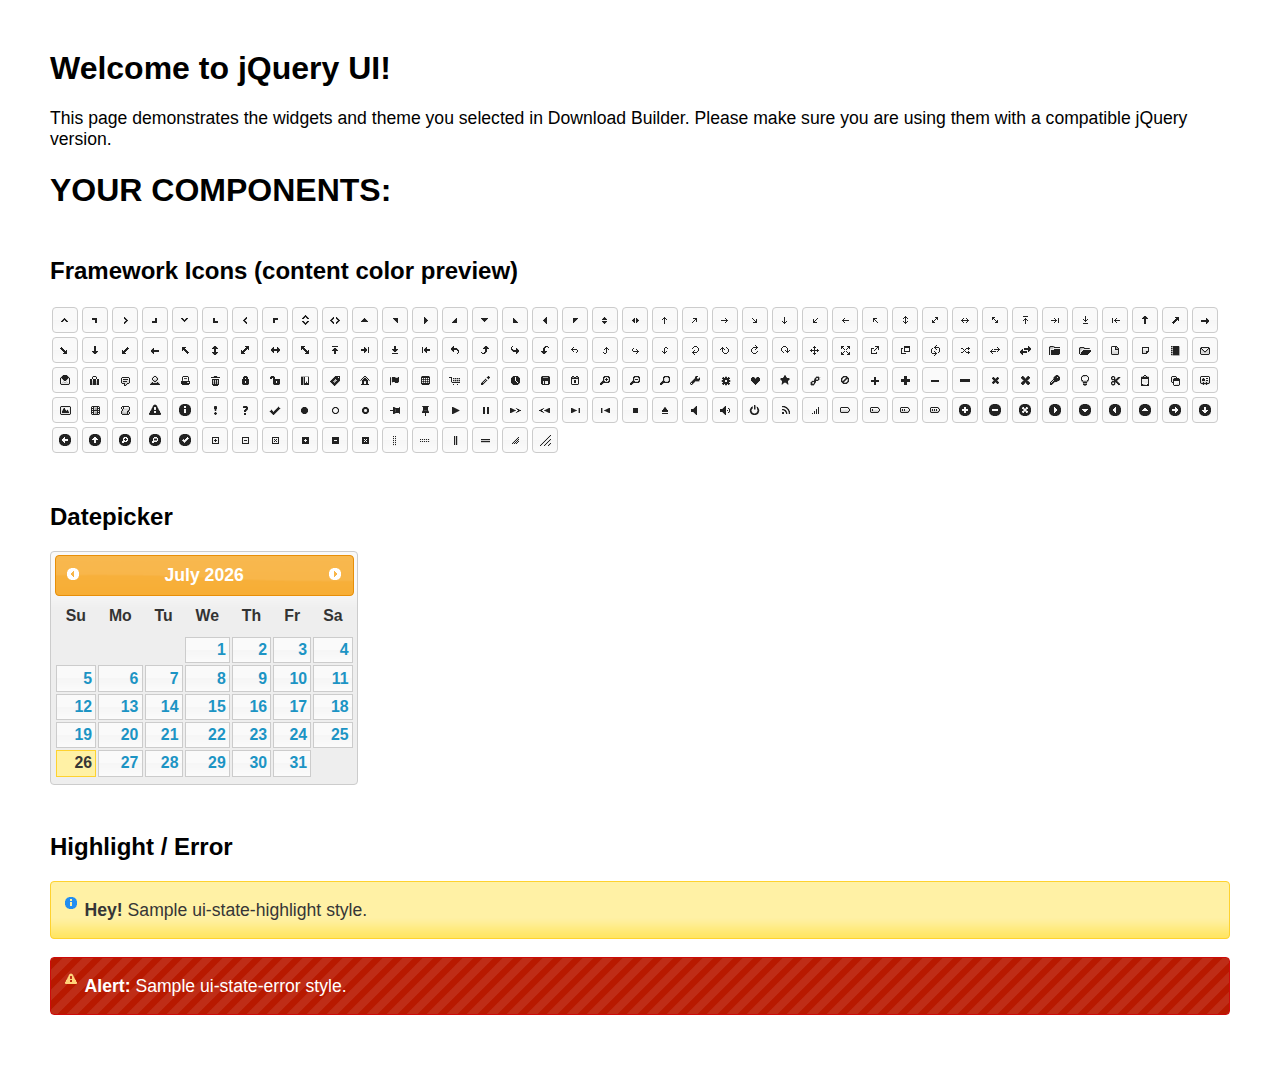
<file: tmp/jquery-ui-custom/index.html>
<!doctype html>
<html lang="us">
<head>
	<meta charset="utf-8">
	<title>jQuery UI Example Page</title>
	<link href="jquery-ui.css" rel="stylesheet">
	<style>
	body{
		font-family: "Trebuchet MS", sans-serif;
		margin: 50px;
	}
	.demoHeaders {
		margin-top: 2em;
	}
	#dialog-link {
		padding: .4em 1em .4em 20px;
		text-decoration: none;
		position: relative;
	}
	#dialog-link span.ui-icon {
		margin: 0 5px 0 0;
		position: absolute;
		left: .2em;
		top: 50%;
		margin-top: -8px;
	}
	#icons {
		margin: 0;
		padding: 0;
	}
	#icons li {
		margin: 2px;
		position: relative;
		padding: 4px 0;
		cursor: pointer;
		float: left;
		list-style: none;
	}
	#icons span.ui-icon {
		float: left;
		margin: 0 4px;
	}
	.fakewindowcontain .ui-widget-overlay {
		position: absolute;
	}
	select {
		width: 200px;
	}
	</style>
</head>
<body>

<h1>Welcome to jQuery UI!</h1>

<div class="ui-widget">
	<p>This page demonstrates the widgets and theme you selected in Download Builder. Please make sure you are using them with a compatible jQuery version.</p>
</div>

<h1>YOUR COMPONENTS:</h1>
















<h2 class="demoHeaders">Framework Icons (content color preview)</h2>
<ul id="icons" class="ui-widget ui-helper-clearfix">
	<li class="ui-state-default ui-corner-all" title=".ui-icon-caret-1-n"><span class="ui-icon ui-icon-caret-1-n"></span></li>
	<li class="ui-state-default ui-corner-all" title=".ui-icon-caret-1-ne"><span class="ui-icon ui-icon-caret-1-ne"></span></li>
	<li class="ui-state-default ui-corner-all" title=".ui-icon-caret-1-e"><span class="ui-icon ui-icon-caret-1-e"></span></li>
	<li class="ui-state-default ui-corner-all" title=".ui-icon-caret-1-se"><span class="ui-icon ui-icon-caret-1-se"></span></li>
	<li class="ui-state-default ui-corner-all" title=".ui-icon-caret-1-s"><span class="ui-icon ui-icon-caret-1-s"></span></li>
	<li class="ui-state-default ui-corner-all" title=".ui-icon-caret-1-sw"><span class="ui-icon ui-icon-caret-1-sw"></span></li>
	<li class="ui-state-default ui-corner-all" title=".ui-icon-caret-1-w"><span class="ui-icon ui-icon-caret-1-w"></span></li>
	<li class="ui-state-default ui-corner-all" title=".ui-icon-caret-1-nw"><span class="ui-icon ui-icon-caret-1-nw"></span></li>
	<li class="ui-state-default ui-corner-all" title=".ui-icon-caret-2-n-s"><span class="ui-icon ui-icon-caret-2-n-s"></span></li>
	<li class="ui-state-default ui-corner-all" title=".ui-icon-caret-2-e-w"><span class="ui-icon ui-icon-caret-2-e-w"></span></li>
	<li class="ui-state-default ui-corner-all" title=".ui-icon-triangle-1-n"><span class="ui-icon ui-icon-triangle-1-n"></span></li>
	<li class="ui-state-default ui-corner-all" title=".ui-icon-triangle-1-ne"><span class="ui-icon ui-icon-triangle-1-ne"></span></li>
	<li class="ui-state-default ui-corner-all" title=".ui-icon-triangle-1-e"><span class="ui-icon ui-icon-triangle-1-e"></span></li>
	<li class="ui-state-default ui-corner-all" title=".ui-icon-triangle-1-se"><span class="ui-icon ui-icon-triangle-1-se"></span></li>
	<li class="ui-state-default ui-corner-all" title=".ui-icon-triangle-1-s"><span class="ui-icon ui-icon-triangle-1-s"></span></li>
	<li class="ui-state-default ui-corner-all" title=".ui-icon-triangle-1-sw"><span class="ui-icon ui-icon-triangle-1-sw"></span></li>
	<li class="ui-state-default ui-corner-all" title=".ui-icon-triangle-1-w"><span class="ui-icon ui-icon-triangle-1-w"></span></li>
	<li class="ui-state-default ui-corner-all" title=".ui-icon-triangle-1-nw"><span class="ui-icon ui-icon-triangle-1-nw"></span></li>
	<li class="ui-state-default ui-corner-all" title=".ui-icon-triangle-2-n-s"><span class="ui-icon ui-icon-triangle-2-n-s"></span></li>
	<li class="ui-state-default ui-corner-all" title=".ui-icon-triangle-2-e-w"><span class="ui-icon ui-icon-triangle-2-e-w"></span></li>
	<li class="ui-state-default ui-corner-all" title=".ui-icon-arrow-1-n"><span class="ui-icon ui-icon-arrow-1-n"></span></li>
	<li class="ui-state-default ui-corner-all" title=".ui-icon-arrow-1-ne"><span class="ui-icon ui-icon-arrow-1-ne"></span></li>
	<li class="ui-state-default ui-corner-all" title=".ui-icon-arrow-1-e"><span class="ui-icon ui-icon-arrow-1-e"></span></li>
	<li class="ui-state-default ui-corner-all" title=".ui-icon-arrow-1-se"><span class="ui-icon ui-icon-arrow-1-se"></span></li>
	<li class="ui-state-default ui-corner-all" title=".ui-icon-arrow-1-s"><span class="ui-icon ui-icon-arrow-1-s"></span></li>
	<li class="ui-state-default ui-corner-all" title=".ui-icon-arrow-1-sw"><span class="ui-icon ui-icon-arrow-1-sw"></span></li>
	<li class="ui-state-default ui-corner-all" title=".ui-icon-arrow-1-w"><span class="ui-icon ui-icon-arrow-1-w"></span></li>
	<li class="ui-state-default ui-corner-all" title=".ui-icon-arrow-1-nw"><span class="ui-icon ui-icon-arrow-1-nw"></span></li>
	<li class="ui-state-default ui-corner-all" title=".ui-icon-arrow-2-n-s"><span class="ui-icon ui-icon-arrow-2-n-s"></span></li>
	<li class="ui-state-default ui-corner-all" title=".ui-icon-arrow-2-ne-sw"><span class="ui-icon ui-icon-arrow-2-ne-sw"></span></li>
	<li class="ui-state-default ui-corner-all" title=".ui-icon-arrow-2-e-w"><span class="ui-icon ui-icon-arrow-2-e-w"></span></li>
	<li class="ui-state-default ui-corner-all" title=".ui-icon-arrow-2-se-nw"><span class="ui-icon ui-icon-arrow-2-se-nw"></span></li>
	<li class="ui-state-default ui-corner-all" title=".ui-icon-arrowstop-1-n"><span class="ui-icon ui-icon-arrowstop-1-n"></span></li>
	<li class="ui-state-default ui-corner-all" title=".ui-icon-arrowstop-1-e"><span class="ui-icon ui-icon-arrowstop-1-e"></span></li>
	<li class="ui-state-default ui-corner-all" title=".ui-icon-arrowstop-1-s"><span class="ui-icon ui-icon-arrowstop-1-s"></span></li>
	<li class="ui-state-default ui-corner-all" title=".ui-icon-arrowstop-1-w"><span class="ui-icon ui-icon-arrowstop-1-w"></span></li>
	<li class="ui-state-default ui-corner-all" title=".ui-icon-arrowthick-1-n"><span class="ui-icon ui-icon-arrowthick-1-n"></span></li>
	<li class="ui-state-default ui-corner-all" title=".ui-icon-arrowthick-1-ne"><span class="ui-icon ui-icon-arrowthick-1-ne"></span></li>
	<li class="ui-state-default ui-corner-all" title=".ui-icon-arrowthick-1-e"><span class="ui-icon ui-icon-arrowthick-1-e"></span></li>
	<li class="ui-state-default ui-corner-all" title=".ui-icon-arrowthick-1-se"><span class="ui-icon ui-icon-arrowthick-1-se"></span></li>
	<li class="ui-state-default ui-corner-all" title=".ui-icon-arrowthick-1-s"><span class="ui-icon ui-icon-arrowthick-1-s"></span></li>
	<li class="ui-state-default ui-corner-all" title=".ui-icon-arrowthick-1-sw"><span class="ui-icon ui-icon-arrowthick-1-sw"></span></li>
	<li class="ui-state-default ui-corner-all" title=".ui-icon-arrowthick-1-w"><span class="ui-icon ui-icon-arrowthick-1-w"></span></li>
	<li class="ui-state-default ui-corner-all" title=".ui-icon-arrowthick-1-nw"><span class="ui-icon ui-icon-arrowthick-1-nw"></span></li>
	<li class="ui-state-default ui-corner-all" title=".ui-icon-arrowthick-2-n-s"><span class="ui-icon ui-icon-arrowthick-2-n-s"></span></li>
	<li class="ui-state-default ui-corner-all" title=".ui-icon-arrowthick-2-ne-sw"><span class="ui-icon ui-icon-arrowthick-2-ne-sw"></span></li>
	<li class="ui-state-default ui-corner-all" title=".ui-icon-arrowthick-2-e-w"><span class="ui-icon ui-icon-arrowthick-2-e-w"></span></li>
	<li class="ui-state-default ui-corner-all" title=".ui-icon-arrowthick-2-se-nw"><span class="ui-icon ui-icon-arrowthick-2-se-nw"></span></li>
	<li class="ui-state-default ui-corner-all" title=".ui-icon-arrowthickstop-1-n"><span class="ui-icon ui-icon-arrowthickstop-1-n"></span></li>
	<li class="ui-state-default ui-corner-all" title=".ui-icon-arrowthickstop-1-e"><span class="ui-icon ui-icon-arrowthickstop-1-e"></span></li>
	<li class="ui-state-default ui-corner-all" title=".ui-icon-arrowthickstop-1-s"><span class="ui-icon ui-icon-arrowthickstop-1-s"></span></li>
	<li class="ui-state-default ui-corner-all" title=".ui-icon-arrowthickstop-1-w"><span class="ui-icon ui-icon-arrowthickstop-1-w"></span></li>
	<li class="ui-state-default ui-corner-all" title=".ui-icon-arrowreturnthick-1-w"><span class="ui-icon ui-icon-arrowreturnthick-1-w"></span></li>
	<li class="ui-state-default ui-corner-all" title=".ui-icon-arrowreturnthick-1-n"><span class="ui-icon ui-icon-arrowreturnthick-1-n"></span></li>
	<li class="ui-state-default ui-corner-all" title=".ui-icon-arrowreturnthick-1-e"><span class="ui-icon ui-icon-arrowreturnthick-1-e"></span></li>
	<li class="ui-state-default ui-corner-all" title=".ui-icon-arrowreturnthick-1-s"><span class="ui-icon ui-icon-arrowreturnthick-1-s"></span></li>
	<li class="ui-state-default ui-corner-all" title=".ui-icon-arrowreturn-1-w"><span class="ui-icon ui-icon-arrowreturn-1-w"></span></li>
	<li class="ui-state-default ui-corner-all" title=".ui-icon-arrowreturn-1-n"><span class="ui-icon ui-icon-arrowreturn-1-n"></span></li>
	<li class="ui-state-default ui-corner-all" title=".ui-icon-arrowreturn-1-e"><span class="ui-icon ui-icon-arrowreturn-1-e"></span></li>
	<li class="ui-state-default ui-corner-all" title=".ui-icon-arrowreturn-1-s"><span class="ui-icon ui-icon-arrowreturn-1-s"></span></li>
	<li class="ui-state-default ui-corner-all" title=".ui-icon-arrowrefresh-1-w"><span class="ui-icon ui-icon-arrowrefresh-1-w"></span></li>
	<li class="ui-state-default ui-corner-all" title=".ui-icon-arrowrefresh-1-n"><span class="ui-icon ui-icon-arrowrefresh-1-n"></span></li>
	<li class="ui-state-default ui-corner-all" title=".ui-icon-arrowrefresh-1-e"><span class="ui-icon ui-icon-arrowrefresh-1-e"></span></li>
	<li class="ui-state-default ui-corner-all" title=".ui-icon-arrowrefresh-1-s"><span class="ui-icon ui-icon-arrowrefresh-1-s"></span></li>
	<li class="ui-state-default ui-corner-all" title=".ui-icon-arrow-4"><span class="ui-icon ui-icon-arrow-4"></span></li>
	<li class="ui-state-default ui-corner-all" title=".ui-icon-arrow-4-diag"><span class="ui-icon ui-icon-arrow-4-diag"></span></li>
	<li class="ui-state-default ui-corner-all" title=".ui-icon-extlink"><span class="ui-icon ui-icon-extlink"></span></li>
	<li class="ui-state-default ui-corner-all" title=".ui-icon-newwin"><span class="ui-icon ui-icon-newwin"></span></li>
	<li class="ui-state-default ui-corner-all" title=".ui-icon-refresh"><span class="ui-icon ui-icon-refresh"></span></li>
	<li class="ui-state-default ui-corner-all" title=".ui-icon-shuffle"><span class="ui-icon ui-icon-shuffle"></span></li>
	<li class="ui-state-default ui-corner-all" title=".ui-icon-transfer-e-w"><span class="ui-icon ui-icon-transfer-e-w"></span></li>
	<li class="ui-state-default ui-corner-all" title=".ui-icon-transferthick-e-w"><span class="ui-icon ui-icon-transferthick-e-w"></span></li>
	<li class="ui-state-default ui-corner-all" title=".ui-icon-folder-collapsed"><span class="ui-icon ui-icon-folder-collapsed"></span></li>
	<li class="ui-state-default ui-corner-all" title=".ui-icon-folder-open"><span class="ui-icon ui-icon-folder-open"></span></li>
	<li class="ui-state-default ui-corner-all" title=".ui-icon-document"><span class="ui-icon ui-icon-document"></span></li>
	<li class="ui-state-default ui-corner-all" title=".ui-icon-document-b"><span class="ui-icon ui-icon-document-b"></span></li>
	<li class="ui-state-default ui-corner-all" title=".ui-icon-note"><span class="ui-icon ui-icon-note"></span></li>
	<li class="ui-state-default ui-corner-all" title=".ui-icon-mail-closed"><span class="ui-icon ui-icon-mail-closed"></span></li>
	<li class="ui-state-default ui-corner-all" title=".ui-icon-mail-open"><span class="ui-icon ui-icon-mail-open"></span></li>
	<li class="ui-state-default ui-corner-all" title=".ui-icon-suitcase"><span class="ui-icon ui-icon-suitcase"></span></li>
	<li class="ui-state-default ui-corner-all" title=".ui-icon-comment"><span class="ui-icon ui-icon-comment"></span></li>
	<li class="ui-state-default ui-corner-all" title=".ui-icon-person"><span class="ui-icon ui-icon-person"></span></li>
	<li class="ui-state-default ui-corner-all" title=".ui-icon-print"><span class="ui-icon ui-icon-print"></span></li>
	<li class="ui-state-default ui-corner-all" title=".ui-icon-trash"><span class="ui-icon ui-icon-trash"></span></li>
	<li class="ui-state-default ui-corner-all" title=".ui-icon-locked"><span class="ui-icon ui-icon-locked"></span></li>
	<li class="ui-state-default ui-corner-all" title=".ui-icon-unlocked"><span class="ui-icon ui-icon-unlocked"></span></li>
	<li class="ui-state-default ui-corner-all" title=".ui-icon-bookmark"><span class="ui-icon ui-icon-bookmark"></span></li>
	<li class="ui-state-default ui-corner-all" title=".ui-icon-tag"><span class="ui-icon ui-icon-tag"></span></li>
	<li class="ui-state-default ui-corner-all" title=".ui-icon-home"><span class="ui-icon ui-icon-home"></span></li>
	<li class="ui-state-default ui-corner-all" title=".ui-icon-flag"><span class="ui-icon ui-icon-flag"></span></li>
	<li class="ui-state-default ui-corner-all" title=".ui-icon-calculator"><span class="ui-icon ui-icon-calculator"></span></li>
	<li class="ui-state-default ui-corner-all" title=".ui-icon-cart"><span class="ui-icon ui-icon-cart"></span></li>
	<li class="ui-state-default ui-corner-all" title=".ui-icon-pencil"><span class="ui-icon ui-icon-pencil"></span></li>
	<li class="ui-state-default ui-corner-all" title=".ui-icon-clock"><span class="ui-icon ui-icon-clock"></span></li>
	<li class="ui-state-default ui-corner-all" title=".ui-icon-disk"><span class="ui-icon ui-icon-disk"></span></li>
	<li class="ui-state-default ui-corner-all" title=".ui-icon-calendar"><span class="ui-icon ui-icon-calendar"></span></li>
	<li class="ui-state-default ui-corner-all" title=".ui-icon-zoomin"><span class="ui-icon ui-icon-zoomin"></span></li>
	<li class="ui-state-default ui-corner-all" title=".ui-icon-zoomout"><span class="ui-icon ui-icon-zoomout"></span></li>
	<li class="ui-state-default ui-corner-all" title=".ui-icon-search"><span class="ui-icon ui-icon-search"></span></li>
	<li class="ui-state-default ui-corner-all" title=".ui-icon-wrench"><span class="ui-icon ui-icon-wrench"></span></li>
	<li class="ui-state-default ui-corner-all" title=".ui-icon-gear"><span class="ui-icon ui-icon-gear"></span></li>
	<li class="ui-state-default ui-corner-all" title=".ui-icon-heart"><span class="ui-icon ui-icon-heart"></span></li>
	<li class="ui-state-default ui-corner-all" title=".ui-icon-star"><span class="ui-icon ui-icon-star"></span></li>
	<li class="ui-state-default ui-corner-all" title=".ui-icon-link"><span class="ui-icon ui-icon-link"></span></li>
	<li class="ui-state-default ui-corner-all" title=".ui-icon-cancel"><span class="ui-icon ui-icon-cancel"></span></li>
	<li class="ui-state-default ui-corner-all" title=".ui-icon-plus"><span class="ui-icon ui-icon-plus"></span></li>
	<li class="ui-state-default ui-corner-all" title=".ui-icon-plusthick"><span class="ui-icon ui-icon-plusthick"></span></li>
	<li class="ui-state-default ui-corner-all" title=".ui-icon-minus"><span class="ui-icon ui-icon-minus"></span></li>
	<li class="ui-state-default ui-corner-all" title=".ui-icon-minusthick"><span class="ui-icon ui-icon-minusthick"></span></li>
	<li class="ui-state-default ui-corner-all" title=".ui-icon-close"><span class="ui-icon ui-icon-close"></span></li>
	<li class="ui-state-default ui-corner-all" title=".ui-icon-closethick"><span class="ui-icon ui-icon-closethick"></span></li>
	<li class="ui-state-default ui-corner-all" title=".ui-icon-key"><span class="ui-icon ui-icon-key"></span></li>
	<li class="ui-state-default ui-corner-all" title=".ui-icon-lightbulb"><span class="ui-icon ui-icon-lightbulb"></span></li>
	<li class="ui-state-default ui-corner-all" title=".ui-icon-scissors"><span class="ui-icon ui-icon-scissors"></span></li>
	<li class="ui-state-default ui-corner-all" title=".ui-icon-clipboard"><span class="ui-icon ui-icon-clipboard"></span></li>
	<li class="ui-state-default ui-corner-all" title=".ui-icon-copy"><span class="ui-icon ui-icon-copy"></span></li>
	<li class="ui-state-default ui-corner-all" title=".ui-icon-contact"><span class="ui-icon ui-icon-contact"></span></li>
	<li class="ui-state-default ui-corner-all" title=".ui-icon-image"><span class="ui-icon ui-icon-image"></span></li>
	<li class="ui-state-default ui-corner-all" title=".ui-icon-video"><span class="ui-icon ui-icon-video"></span></li>
	<li class="ui-state-default ui-corner-all" title=".ui-icon-script"><span class="ui-icon ui-icon-script"></span></li>
	<li class="ui-state-default ui-corner-all" title=".ui-icon-alert"><span class="ui-icon ui-icon-alert"></span></li>
	<li class="ui-state-default ui-corner-all" title=".ui-icon-info"><span class="ui-icon ui-icon-info"></span></li>
	<li class="ui-state-default ui-corner-all" title=".ui-icon-notice"><span class="ui-icon ui-icon-notice"></span></li>
	<li class="ui-state-default ui-corner-all" title=".ui-icon-help"><span class="ui-icon ui-icon-help"></span></li>
	<li class="ui-state-default ui-corner-all" title=".ui-icon-check"><span class="ui-icon ui-icon-check"></span></li>
	<li class="ui-state-default ui-corner-all" title=".ui-icon-bullet"><span class="ui-icon ui-icon-bullet"></span></li>
	<li class="ui-state-default ui-corner-all" title=".ui-icon-radio-off"><span class="ui-icon ui-icon-radio-off"></span></li>
	<li class="ui-state-default ui-corner-all" title=".ui-icon-radio-on"><span class="ui-icon ui-icon-radio-on"></span></li>
	<li class="ui-state-default ui-corner-all" title=".ui-icon-pin-w"><span class="ui-icon ui-icon-pin-w"></span></li>
	<li class="ui-state-default ui-corner-all" title=".ui-icon-pin-s"><span class="ui-icon ui-icon-pin-s"></span></li>
	<li class="ui-state-default ui-corner-all" title=".ui-icon-play"><span class="ui-icon ui-icon-play"></span></li>
	<li class="ui-state-default ui-corner-all" title=".ui-icon-pause"><span class="ui-icon ui-icon-pause"></span></li>
	<li class="ui-state-default ui-corner-all" title=".ui-icon-seek-next"><span class="ui-icon ui-icon-seek-next"></span></li>
	<li class="ui-state-default ui-corner-all" title=".ui-icon-seek-prev"><span class="ui-icon ui-icon-seek-prev"></span></li>
	<li class="ui-state-default ui-corner-all" title=".ui-icon-seek-end"><span class="ui-icon ui-icon-seek-end"></span></li>
	<li class="ui-state-default ui-corner-all" title=".ui-icon-seek-first"><span class="ui-icon ui-icon-seek-first"></span></li>
	<li class="ui-state-default ui-corner-all" title=".ui-icon-stop"><span class="ui-icon ui-icon-stop"></span></li>
	<li class="ui-state-default ui-corner-all" title=".ui-icon-eject"><span class="ui-icon ui-icon-eject"></span></li>
	<li class="ui-state-default ui-corner-all" title=".ui-icon-volume-off"><span class="ui-icon ui-icon-volume-off"></span></li>
	<li class="ui-state-default ui-corner-all" title=".ui-icon-volume-on"><span class="ui-icon ui-icon-volume-on"></span></li>
	<li class="ui-state-default ui-corner-all" title=".ui-icon-power"><span class="ui-icon ui-icon-power"></span></li>
	<li class="ui-state-default ui-corner-all" title=".ui-icon-signal-diag"><span class="ui-icon ui-icon-signal-diag"></span></li>
	<li class="ui-state-default ui-corner-all" title=".ui-icon-signal"><span class="ui-icon ui-icon-signal"></span></li>
	<li class="ui-state-default ui-corner-all" title=".ui-icon-battery-0"><span class="ui-icon ui-icon-battery-0"></span></li>
	<li class="ui-state-default ui-corner-all" title=".ui-icon-battery-1"><span class="ui-icon ui-icon-battery-1"></span></li>
	<li class="ui-state-default ui-corner-all" title=".ui-icon-battery-2"><span class="ui-icon ui-icon-battery-2"></span></li>
	<li class="ui-state-default ui-corner-all" title=".ui-icon-battery-3"><span class="ui-icon ui-icon-battery-3"></span></li>
	<li class="ui-state-default ui-corner-all" title=".ui-icon-circle-plus"><span class="ui-icon ui-icon-circle-plus"></span></li>
	<li class="ui-state-default ui-corner-all" title=".ui-icon-circle-minus"><span class="ui-icon ui-icon-circle-minus"></span></li>
	<li class="ui-state-default ui-corner-all" title=".ui-icon-circle-close"><span class="ui-icon ui-icon-circle-close"></span></li>
	<li class="ui-state-default ui-corner-all" title=".ui-icon-circle-triangle-e"><span class="ui-icon ui-icon-circle-triangle-e"></span></li>
	<li class="ui-state-default ui-corner-all" title=".ui-icon-circle-triangle-s"><span class="ui-icon ui-icon-circle-triangle-s"></span></li>
	<li class="ui-state-default ui-corner-all" title=".ui-icon-circle-triangle-w"><span class="ui-icon ui-icon-circle-triangle-w"></span></li>
	<li class="ui-state-default ui-corner-all" title=".ui-icon-circle-triangle-n"><span class="ui-icon ui-icon-circle-triangle-n"></span></li>
	<li class="ui-state-default ui-corner-all" title=".ui-icon-circle-arrow-e"><span class="ui-icon ui-icon-circle-arrow-e"></span></li>
	<li class="ui-state-default ui-corner-all" title=".ui-icon-circle-arrow-s"><span class="ui-icon ui-icon-circle-arrow-s"></span></li>
	<li class="ui-state-default ui-corner-all" title=".ui-icon-circle-arrow-w"><span class="ui-icon ui-icon-circle-arrow-w"></span></li>
	<li class="ui-state-default ui-corner-all" title=".ui-icon-circle-arrow-n"><span class="ui-icon ui-icon-circle-arrow-n"></span></li>
	<li class="ui-state-default ui-corner-all" title=".ui-icon-circle-zoomin"><span class="ui-icon ui-icon-circle-zoomin"></span></li>
	<li class="ui-state-default ui-corner-all" title=".ui-icon-circle-zoomout"><span class="ui-icon ui-icon-circle-zoomout"></span></li>
	<li class="ui-state-default ui-corner-all" title=".ui-icon-circle-check"><span class="ui-icon ui-icon-circle-check"></span></li>
	<li class="ui-state-default ui-corner-all" title=".ui-icon-circlesmall-plus"><span class="ui-icon ui-icon-circlesmall-plus"></span></li>
	<li class="ui-state-default ui-corner-all" title=".ui-icon-circlesmall-minus"><span class="ui-icon ui-icon-circlesmall-minus"></span></li>
	<li class="ui-state-default ui-corner-all" title=".ui-icon-circlesmall-close"><span class="ui-icon ui-icon-circlesmall-close"></span></li>
	<li class="ui-state-default ui-corner-all" title=".ui-icon-squaresmall-plus"><span class="ui-icon ui-icon-squaresmall-plus"></span></li>
	<li class="ui-state-default ui-corner-all" title=".ui-icon-squaresmall-minus"><span class="ui-icon ui-icon-squaresmall-minus"></span></li>
	<li class="ui-state-default ui-corner-all" title=".ui-icon-squaresmall-close"><span class="ui-icon ui-icon-squaresmall-close"></span></li>
	<li class="ui-state-default ui-corner-all" title=".ui-icon-grip-dotted-vertical"><span class="ui-icon ui-icon-grip-dotted-vertical"></span></li>
	<li class="ui-state-default ui-corner-all" title=".ui-icon-grip-dotted-horizontal"><span class="ui-icon ui-icon-grip-dotted-horizontal"></span></li>
	<li class="ui-state-default ui-corner-all" title=".ui-icon-grip-solid-vertical"><span class="ui-icon ui-icon-grip-solid-vertical"></span></li>
	<li class="ui-state-default ui-corner-all" title=".ui-icon-grip-solid-horizontal"><span class="ui-icon ui-icon-grip-solid-horizontal"></span></li>
	<li class="ui-state-default ui-corner-all" title=".ui-icon-gripsmall-diagonal-se"><span class="ui-icon ui-icon-gripsmall-diagonal-se"></span></li>
	<li class="ui-state-default ui-corner-all" title=".ui-icon-grip-diagonal-se"><span class="ui-icon ui-icon-grip-diagonal-se"></span></li>
</ul>




<!-- Datepicker -->
<h2 class="demoHeaders">Datepicker</h2>
<div id="datepicker"></div>












<!-- Highlight / Error -->
<h2 class="demoHeaders">Highlight / Error</h2>
<div class="ui-widget">
	<div class="ui-state-highlight ui-corner-all" style="margin-top: 20px; padding: 0 .7em;">
		<p><span class="ui-icon ui-icon-info" style="float: left; margin-right: .3em;"></span>
		<strong>Hey!</strong> Sample ui-state-highlight style.</p>
	</div>
</div>
<br>
<div class="ui-widget">
	<div class="ui-state-error ui-corner-all" style="padding: 0 .7em;">
		<p><span class="ui-icon ui-icon-alert" style="float: left; margin-right: .3em;"></span>
		<strong>Alert:</strong> Sample ui-state-error style.</p>
	</div>
</div>

<script src="external/jquery/jquery.js"></script>
<script src="jquery-ui.js"></script>
<script>















$( "#datepicker" ).datepicker({
	inline: true
});














// Hover states on the static widgets
$( "#dialog-link, #icons li" ).hover(
	function() {
		$( this ).addClass( "ui-state-hover" );
	},
	function() {
		$( this ).removeClass( "ui-state-hover" );
	}
);
</script>
</body>
</html>
</file>
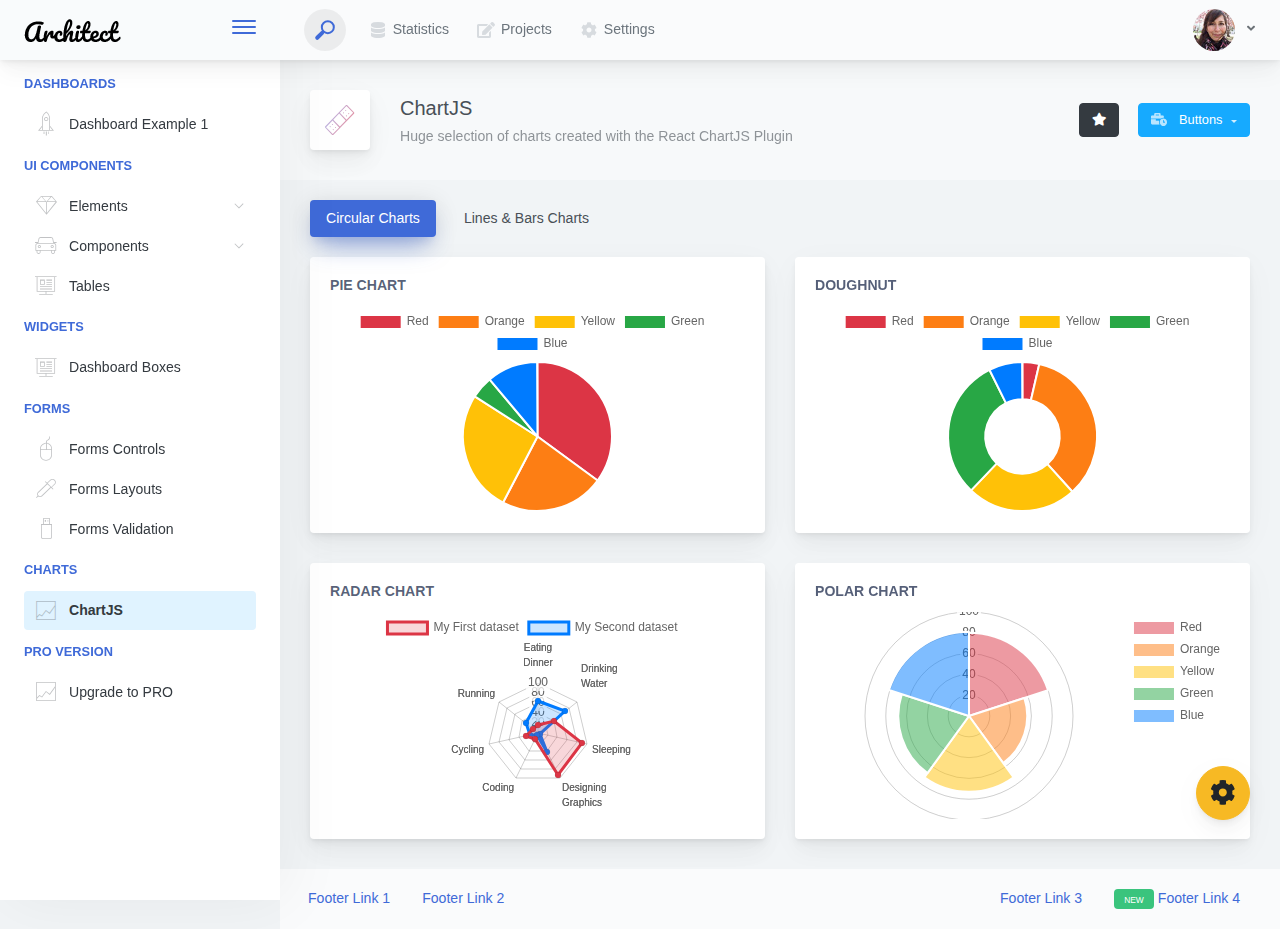
<file: tmp/architectui/charts-chartjs.html>
<!doctype html>
<html lang="en">

<head>
    <meta charset="utf-8">
    <meta http-equiv="X-UA-Compatible" content="IE=edge">
    <meta http-equiv="Content-Language" content="en">
    <meta http-equiv="Content-Type" content="text/html; charset=utf-8"/>
    <title>ChartJS - Huge selection of charts created with the React ChartJS Plugin</title>
    <meta name="viewport" content="width=device-width, initial-scale=1, maximum-scale=1, user-scalable=no, shrink-to-fit=no" />
    <meta name="description" content="Huge selection of charts created with the React ChartJS Plugin">
    <meta name="msapplication-tap-highlight" content="no">
    <!--
    =========================================================
    * ArchitectUI HTML Theme Dashboard - v1.0.0
    =========================================================
    * Product Page: https://dashboardpack.com
    * Copyright 2019 DashboardPack (https://dashboardpack.com)
    * Licensed under MIT (https://github.com/DashboardPack/architectui-html-theme-free/blob/master/LICENSE)
    =========================================================
    * The above copyright notice and this permission notice shall be included in all copies or substantial portions of the Software.
    -->
<link href="./main.css" rel="stylesheet"></head>
<body>
    <div class="app-container app-theme-white body-tabs-shadow fixed-sidebar fixed-header">
        <div class="app-header header-shadow">
            <div class="app-header__logo">
                <div class="logo-src"></div>
                <div class="header__pane ml-auto">
                    <div>
                        <button type="button" class="hamburger close-sidebar-btn hamburger--elastic" data-class="closed-sidebar">
                            <span class="hamburger-box">
                                <span class="hamburger-inner"></span>
                            </span>
                        </button>
                    </div>
                </div>
            </div>
            <div class="app-header__mobile-menu">
                <div>
                    <button type="button" class="hamburger hamburger--elastic mobile-toggle-nav">
                        <span class="hamburger-box">
                            <span class="hamburger-inner"></span>
                        </span>
                    </button>
                </div>
            </div>
            <div class="app-header__menu">
                <span>
                    <button type="button" class="btn-icon btn-icon-only btn btn-primary btn-sm mobile-toggle-header-nav">
                        <span class="btn-icon-wrapper">
                            <i class="fa fa-ellipsis-v fa-w-6"></i>
                        </span>
                    </button>
                </span>
            </div>    <div class="app-header__content">
                <div class="app-header-left">
                    <div class="search-wrapper">
                        <div class="input-holder">
                            <input type="text" class="search-input" placeholder="Type to search">
                            <button class="search-icon"><span></span></button>
                        </div>
                        <button class="close"></button>
                    </div>
                    <ul class="header-menu nav">
                        <li class="nav-item">
                            <a href="javascript:void(0);" class="nav-link">
                                <i class="nav-link-icon fa fa-database"> </i>
                                Statistics
                            </a>
                        </li>
                        <li class="btn-group nav-item">
                            <a href="javascript:void(0);" class="nav-link">
                                <i class="nav-link-icon fa fa-edit"></i>
                                Projects
                            </a>
                        </li>
                        <li class="dropdown nav-item">
                            <a href="javascript:void(0);" class="nav-link">
                                <i class="nav-link-icon fa fa-cog"></i>
                                Settings
                            </a>
                        </li>
                    </ul>        </div>
                <div class="app-header-right">
                    <div class="header-btn-lg pr-0">
                        <div class="widget-content p-0">
                            <div class="widget-content-wrapper">
                                <div class="widget-content-left">
                                    <div class="btn-group">
                                        <a data-toggle="dropdown" aria-haspopup="true" aria-expanded="false" class="p-0 btn">
                                            <img width="42" class="rounded-circle" src="assets/images/avatars/1.jpg" alt="">
                                            <i class="fa fa-angle-down ml-2 opacity-8"></i>
                                        </a>
                                        <div tabindex="-1" role="menu" aria-hidden="true" class="dropdown-menu dropdown-menu-right">
                                            <button type="button" tabindex="0" class="dropdown-item">User Account</button>
                                            <button type="button" tabindex="0" class="dropdown-item">Settings</button>
                                            <h6 tabindex="-1" class="dropdown-header">Header</h6>
                                            <button type="button" tabindex="0" class="dropdown-item">Actions</button>
                                            <div tabindex="-1" class="dropdown-divider"></div>
                                            <button type="button" tabindex="0" class="dropdown-item">Dividers</button>
                                        </div>
                                    </div>
                                </div>
                                <div class="widget-content-left  ml-3 header-user-info">
                                    <div class="widget-heading">
                                        Alina Mclourd
                                    </div>
                                    <div class="widget-subheading">
                                        VP People Manager
                                    </div>
                                </div>
                                <div class="widget-content-right header-user-info ml-3">
                                    <button type="button" class="btn-shadow p-1 btn btn-primary btn-sm show-toastr-example">
                                        <i class="fa text-white fa-calendar pr-1 pl-1"></i>
                                    </button>
                                </div>
                            </div>
                        </div>
                    </div>        </div>
            </div>
        </div>        <div class="ui-theme-settings">
            <button type="button" id="TooltipDemo" class="btn-open-options btn btn-warning">
                <i class="fa fa-cog fa-w-16 fa-spin fa-2x"></i>
            </button>
            <div class="theme-settings__inner">
                <div class="scrollbar-container">
                    <div class="theme-settings__options-wrapper">
                        <h3 class="themeoptions-heading">Layout Options
                        </h3>
                        <div class="p-3">
                            <ul class="list-group">
                                <li class="list-group-item">
                                    <div class="widget-content p-0">
                                        <div class="widget-content-wrapper">
                                            <div class="widget-content-left mr-3">
                                                <div class="switch has-switch switch-container-class" data-class="fixed-header">
                                                    <div class="switch-animate switch-on">
                                                        <input type="checkbox" checked data-toggle="toggle" data-onstyle="success">
                                                    </div>
                                                </div>
                                            </div>
                                            <div class="widget-content-left">
                                                <div class="widget-heading">Fixed Header
                                                </div>
                                                <div class="widget-subheading">Makes the header top fixed, always visible!
                                                </div>
                                            </div>
                                        </div>
                                    </div>
                                </li>
                                <li class="list-group-item">
                                    <div class="widget-content p-0">
                                        <div class="widget-content-wrapper">
                                            <div class="widget-content-left mr-3">
                                                <div class="switch has-switch switch-container-class" data-class="fixed-sidebar">
                                                    <div class="switch-animate switch-on">
                                                        <input type="checkbox" checked data-toggle="toggle" data-onstyle="success">
                                                    </div>
                                                </div>
                                            </div>
                                            <div class="widget-content-left">
                                                <div class="widget-heading">Fixed Sidebar
                                                </div>
                                                <div class="widget-subheading">Makes the sidebar left fixed, always visible!
                                                </div>
                                            </div>
                                        </div>
                                    </div>
                                </li>
                                <li class="list-group-item">
                                    <div class="widget-content p-0">
                                        <div class="widget-content-wrapper">
                                            <div class="widget-content-left mr-3">
                                                <div class="switch has-switch switch-container-class" data-class="fixed-footer">
                                                    <div class="switch-animate switch-off">
                                                        <input type="checkbox" data-toggle="toggle" data-onstyle="success">
                                                    </div>
                                                </div>
                                            </div>
                                            <div class="widget-content-left">
                                                <div class="widget-heading">Fixed Footer
                                                </div>
                                                <div class="widget-subheading">Makes the app footer bottom fixed, always visible!
                                                </div>
                                            </div>
                                        </div>
                                    </div>
                                </li>
                            </ul>
                        </div>
                        <h3 class="themeoptions-heading">
                            <div>
                                Header Options
                            </div>
                            <button type="button" class="btn-pill btn-shadow btn-wide ml-auto btn btn-focus btn-sm switch-header-cs-class" data-class="">
                                Restore Default
                            </button>
                        </h3>
                        <div class="p-3">
                            <ul class="list-group">
                                <li class="list-group-item">
                                    <h5 class="pb-2">Choose Color Scheme
                                    </h5>
                                    <div class="theme-settings-swatches">
                                        <div class="swatch-holder bg-primary switch-header-cs-class" data-class="bg-primary header-text-light">
                                        </div>
                                        <div class="swatch-holder bg-secondary switch-header-cs-class" data-class="bg-secondary header-text-light">
                                        </div>
                                        <div class="swatch-holder bg-success switch-header-cs-class" data-class="bg-success header-text-dark">
                                        </div>
                                        <div class="swatch-holder bg-info switch-header-cs-class" data-class="bg-info header-text-dark">
                                        </div>
                                        <div class="swatch-holder bg-warning switch-header-cs-class" data-class="bg-warning header-text-dark">
                                        </div>
                                        <div class="swatch-holder bg-danger switch-header-cs-class" data-class="bg-danger header-text-light">
                                        </div>
                                        <div class="swatch-holder bg-light switch-header-cs-class" data-class="bg-light header-text-dark">
                                        </div>
                                        <div class="swatch-holder bg-dark switch-header-cs-class" data-class="bg-dark header-text-light">
                                        </div>
                                        <div class="swatch-holder bg-focus switch-header-cs-class" data-class="bg-focus header-text-light">
                                        </div>
                                        <div class="swatch-holder bg-alternate switch-header-cs-class" data-class="bg-alternate header-text-light">
                                        </div>
                                        <div class="divider">
                                        </div>
                                        <div class="swatch-holder bg-vicious-stance switch-header-cs-class" data-class="bg-vicious-stance header-text-light">
                                        </div>
                                        <div class="swatch-holder bg-midnight-bloom switch-header-cs-class" data-class="bg-midnight-bloom header-text-light">
                                        </div>
                                        <div class="swatch-holder bg-night-sky switch-header-cs-class" data-class="bg-night-sky header-text-light">
                                        </div>
                                        <div class="swatch-holder bg-slick-carbon switch-header-cs-class" data-class="bg-slick-carbon header-text-light">
                                        </div>
                                        <div class="swatch-holder bg-asteroid switch-header-cs-class" data-class="bg-asteroid header-text-light">
                                        </div>
                                        <div class="swatch-holder bg-royal switch-header-cs-class" data-class="bg-royal header-text-light">
                                        </div>
                                        <div class="swatch-holder bg-warm-flame switch-header-cs-class" data-class="bg-warm-flame header-text-dark">
                                        </div>
                                        <div class="swatch-holder bg-night-fade switch-header-cs-class" data-class="bg-night-fade header-text-dark">
                                        </div>
                                        <div class="swatch-holder bg-sunny-morning switch-header-cs-class" data-class="bg-sunny-morning header-text-dark">
                                        </div>
                                        <div class="swatch-holder bg-tempting-azure switch-header-cs-class" data-class="bg-tempting-azure header-text-dark">
                                        </div>
                                        <div class="swatch-holder bg-amy-crisp switch-header-cs-class" data-class="bg-amy-crisp header-text-dark">
                                        </div>
                                        <div class="swatch-holder bg-heavy-rain switch-header-cs-class" data-class="bg-heavy-rain header-text-dark">
                                        </div>
                                        <div class="swatch-holder bg-mean-fruit switch-header-cs-class" data-class="bg-mean-fruit header-text-dark">
                                        </div>
                                        <div class="swatch-holder bg-malibu-beach switch-header-cs-class" data-class="bg-malibu-beach header-text-light">
                                        </div>
                                        <div class="swatch-holder bg-deep-blue switch-header-cs-class" data-class="bg-deep-blue header-text-dark">
                                        </div>
                                        <div class="swatch-holder bg-ripe-malin switch-header-cs-class" data-class="bg-ripe-malin header-text-light">
                                        </div>
                                        <div class="swatch-holder bg-arielle-smile switch-header-cs-class" data-class="bg-arielle-smile header-text-light">
                                        </div>
                                        <div class="swatch-holder bg-plum-plate switch-header-cs-class" data-class="bg-plum-plate header-text-light">
                                        </div>
                                        <div class="swatch-holder bg-happy-fisher switch-header-cs-class" data-class="bg-happy-fisher header-text-dark">
                                        </div>
                                        <div class="swatch-holder bg-happy-itmeo switch-header-cs-class" data-class="bg-happy-itmeo header-text-light">
                                        </div>
                                        <div class="swatch-holder bg-mixed-hopes switch-header-cs-class" data-class="bg-mixed-hopes header-text-light">
                                        </div>
                                        <div class="swatch-holder bg-strong-bliss switch-header-cs-class" data-class="bg-strong-bliss header-text-light">
                                        </div>
                                        <div class="swatch-holder bg-grow-early switch-header-cs-class" data-class="bg-grow-early header-text-light">
                                        </div>
                                        <div class="swatch-holder bg-love-kiss switch-header-cs-class" data-class="bg-love-kiss header-text-light">
                                        </div>
                                        <div class="swatch-holder bg-premium-dark switch-header-cs-class" data-class="bg-premium-dark header-text-light">
                                        </div>
                                        <div class="swatch-holder bg-happy-green switch-header-cs-class" data-class="bg-happy-green header-text-light">
                                        </div>
                                    </div>
                                </li>
                            </ul>
                        </div>
                        <h3 class="themeoptions-heading">
                            <div>Sidebar Options</div>
                            <button type="button" class="btn-pill btn-shadow btn-wide ml-auto btn btn-focus btn-sm switch-sidebar-cs-class" data-class="">
                                Restore Default
                            </button>
                        </h3>
                        <div class="p-3">
                            <ul class="list-group">
                                <li class="list-group-item">
                                    <h5 class="pb-2">Choose Color Scheme
                                    </h5>
                                    <div class="theme-settings-swatches">
                                        <div class="swatch-holder bg-primary switch-sidebar-cs-class" data-class="bg-primary sidebar-text-light">
                                        </div>
                                        <div class="swatch-holder bg-secondary switch-sidebar-cs-class" data-class="bg-secondary sidebar-text-light">
                                        </div>
                                        <div class="swatch-holder bg-success switch-sidebar-cs-class" data-class="bg-success sidebar-text-dark">
                                        </div>
                                        <div class="swatch-holder bg-info switch-sidebar-cs-class" data-class="bg-info sidebar-text-dark">
                                        </div>
                                        <div class="swatch-holder bg-warning switch-sidebar-cs-class" data-class="bg-warning sidebar-text-dark">
                                        </div>
                                        <div class="swatch-holder bg-danger switch-sidebar-cs-class" data-class="bg-danger sidebar-text-light">
                                        </div>
                                        <div class="swatch-holder bg-light switch-sidebar-cs-class" data-class="bg-light sidebar-text-dark">
                                        </div>
                                        <div class="swatch-holder bg-dark switch-sidebar-cs-class" data-class="bg-dark sidebar-text-light">
                                        </div>
                                        <div class="swatch-holder bg-focus switch-sidebar-cs-class" data-class="bg-focus sidebar-text-light">
                                        </div>
                                        <div class="swatch-holder bg-alternate switch-sidebar-cs-class" data-class="bg-alternate sidebar-text-light">
                                        </div>
                                        <div class="divider">
                                        </div>
                                        <div class="swatch-holder bg-vicious-stance switch-sidebar-cs-class" data-class="bg-vicious-stance sidebar-text-light">
                                        </div>
                                        <div class="swatch-holder bg-midnight-bloom switch-sidebar-cs-class" data-class="bg-midnight-bloom sidebar-text-light">
                                        </div>
                                        <div class="swatch-holder bg-night-sky switch-sidebar-cs-class" data-class="bg-night-sky sidebar-text-light">
                                        </div>
                                        <div class="swatch-holder bg-slick-carbon switch-sidebar-cs-class" data-class="bg-slick-carbon sidebar-text-light">
                                        </div>
                                        <div class="swatch-holder bg-asteroid switch-sidebar-cs-class" data-class="bg-asteroid sidebar-text-light">
                                        </div>
                                        <div class="swatch-holder bg-royal switch-sidebar-cs-class" data-class="bg-royal sidebar-text-light">
                                        </div>
                                        <div class="swatch-holder bg-warm-flame switch-sidebar-cs-class" data-class="bg-warm-flame sidebar-text-dark">
                                        </div>
                                        <div class="swatch-holder bg-night-fade switch-sidebar-cs-class" data-class="bg-night-fade sidebar-text-dark">
                                        </div>
                                        <div class="swatch-holder bg-sunny-morning switch-sidebar-cs-class" data-class="bg-sunny-morning sidebar-text-dark">
                                        </div>
                                        <div class="swatch-holder bg-tempting-azure switch-sidebar-cs-class" data-class="bg-tempting-azure sidebar-text-dark">
                                        </div>
                                        <div class="swatch-holder bg-amy-crisp switch-sidebar-cs-class" data-class="bg-amy-crisp sidebar-text-dark">
                                        </div>
                                        <div class="swatch-holder bg-heavy-rain switch-sidebar-cs-class" data-class="bg-heavy-rain sidebar-text-dark">
                                        </div>
                                        <div class="swatch-holder bg-mean-fruit switch-sidebar-cs-class" data-class="bg-mean-fruit sidebar-text-dark">
                                        </div>
                                        <div class="swatch-holder bg-malibu-beach switch-sidebar-cs-class" data-class="bg-malibu-beach sidebar-text-light">
                                        </div>
                                        <div class="swatch-holder bg-deep-blue switch-sidebar-cs-class" data-class="bg-deep-blue sidebar-text-dark">
                                        </div>
                                        <div class="swatch-holder bg-ripe-malin switch-sidebar-cs-class" data-class="bg-ripe-malin sidebar-text-light">
                                        </div>
                                        <div class="swatch-holder bg-arielle-smile switch-sidebar-cs-class" data-class="bg-arielle-smile sidebar-text-light">
                                        </div>
                                        <div class="swatch-holder bg-plum-plate switch-sidebar-cs-class" data-class="bg-plum-plate sidebar-text-light">
                                        </div>
                                        <div class="swatch-holder bg-happy-fisher switch-sidebar-cs-class" data-class="bg-happy-fisher sidebar-text-dark">
                                        </div>
                                        <div class="swatch-holder bg-happy-itmeo switch-sidebar-cs-class" data-class="bg-happy-itmeo sidebar-text-light">
                                        </div>
                                        <div class="swatch-holder bg-mixed-hopes switch-sidebar-cs-class" data-class="bg-mixed-hopes sidebar-text-light">
                                        </div>
                                        <div class="swatch-holder bg-strong-bliss switch-sidebar-cs-class" data-class="bg-strong-bliss sidebar-text-light">
                                        </div>
                                        <div class="swatch-holder bg-grow-early switch-sidebar-cs-class" data-class="bg-grow-early sidebar-text-light">
                                        </div>
                                        <div class="swatch-holder bg-love-kiss switch-sidebar-cs-class" data-class="bg-love-kiss sidebar-text-light">
                                        </div>
                                        <div class="swatch-holder bg-premium-dark switch-sidebar-cs-class" data-class="bg-premium-dark sidebar-text-light">
                                        </div>
                                        <div class="swatch-holder bg-happy-green switch-sidebar-cs-class" data-class="bg-happy-green sidebar-text-light">
                                        </div>
                                    </div>
                                </li>
                            </ul>
                        </div>
                        <h3 class="themeoptions-heading">
                            <div>Main Content Options</div>
                            <button type="button" class="btn-pill btn-shadow btn-wide ml-auto active btn btn-focus btn-sm">Restore Default
                            </button>
                        </h3>
                        <div class="p-3">
                            <ul class="list-group">
                                <li class="list-group-item">
                                    <h5 class="pb-2">Page Section Tabs
                                    </h5>
                                    <div class="theme-settings-swatches">
                                        <div role="group" class="mt-2 btn-group">
                                            <button type="button" class="btn-wide btn-shadow btn-primary btn btn-secondary switch-theme-class" data-class="body-tabs-line">
                                                Line
                                            </button>
                                            <button type="button" class="btn-wide btn-shadow btn-primary active btn btn-secondary switch-theme-class" data-class="body-tabs-shadow">
                                                Shadow
                                            </button>
                                        </div>
                                    </div>
                                </li>
                            </ul>
                        </div>
                    </div>
                </div>
            </div>
        </div>        <div class="app-main">
                <div class="app-sidebar sidebar-shadow">
                    <div class="app-header__logo">
                        <div class="logo-src"></div>
                        <div class="header__pane ml-auto">
                            <div>
                                <button type="button" class="hamburger close-sidebar-btn hamburger--elastic" data-class="closed-sidebar">
                                    <span class="hamburger-box">
                                        <span class="hamburger-inner"></span>
                                    </span>
                                </button>
                            </div>
                        </div>
                    </div>
                    <div class="app-header__mobile-menu">
                        <div>
                            <button type="button" class="hamburger hamburger--elastic mobile-toggle-nav">
                                <span class="hamburger-box">
                                    <span class="hamburger-inner"></span>
                                </span>
                            </button>
                        </div>
                    </div>
                    <div class="app-header__menu">
                        <span>
                            <button type="button" class="btn-icon btn-icon-only btn btn-primary btn-sm mobile-toggle-header-nav">
                                <span class="btn-icon-wrapper">
                                    <i class="fa fa-ellipsis-v fa-w-6"></i>
                                </span>
                            </button>
                        </span>
                    </div>    <div class="scrollbar-sidebar">
                        <div class="app-sidebar__inner">
                            <ul class="vertical-nav-menu">
                                <li class="app-sidebar__heading">Dashboards</li>
                                <li>
                                    <a href="index.html">
                                        <i class="metismenu-icon pe-7s-rocket"></i>
                                        Dashboard Example 1
                                    </a>
                                </li>
                                <li class="app-sidebar__heading">UI Components</li>
                                <li
                                    
                                    
                                    
                                    
                                    
                                    
                                    
                                    
                                >
                                    <a href="#">
                                        <i class="metismenu-icon pe-7s-diamond"></i>
                                        Elements
                                        <i class="metismenu-state-icon pe-7s-angle-down caret-left"></i>
                                    </a>
                                    <ul
                                        
                                        
                                        
                                        
                                        
                                        
                                        
                                        
                                    >
                                        <li>
                                            <a href="elements-buttons-standard.html">
                                                <i class="metismenu-icon"></i>
                                                Buttons
                                            </a>
                                        </li>
                                        <li>
                                            <a href="elements-dropdowns.html">
                                                <i class="metismenu-icon">
                                                </i>Dropdowns
                                            </a>
                                        </li>
                                        <li>
                                            <a href="elements-icons.html">
                                                <i class="metismenu-icon">
                                                </i>Icons
                                            </a>
                                        </li>
                                        <li>
                                            <a href="elements-badges-labels.html">
                                                <i class="metismenu-icon">
                                                </i>Badges
                                            </a>
                                        </li>
                                        <li>
                                            <a href="elements-cards.html">
                                                <i class="metismenu-icon">
                                                </i>Cards
                                            </a>
                                        </li>
                                        <li>
                                            <a href="elements-list-group.html">
                                                <i class="metismenu-icon">
                                                </i>List Groups
                                            </a>
                                        </li>
                                        <li>
                                            <a href="elements-navigation.html">
                                                <i class="metismenu-icon">
                                                </i>Navigation Menus
                                            </a>
                                        </li>
                                        <li>
                                            <a href="elements-utilities.html">
                                                <i class="metismenu-icon">
                                                </i>Utilities
                                            </a>
                                        </li>
                                    </ul>
                                </li>
                                <li
                                    
                                    
                                    
                                    
                                    
                                    
                                    
                                    
                                    
                                    
                                    
                                >
                                    <a href="#">
                                        <i class="metismenu-icon pe-7s-car"></i>
                                        Components
                                        <i class="metismenu-state-icon pe-7s-angle-down caret-left"></i>
                                    </a>
                                    <ul
                                        
                                        
                                        
                                        
                                        
                                        
                                        
                                        
                                        
                                        
                                        
                                    >
                                        <li>
                                            <a href="components-tabs.html">
                                                <i class="metismenu-icon">
                                                </i>Tabs
                                            </a>
                                        </li>
                                        <li>
                                            <a href="components-accordions.html">
                                                <i class="metismenu-icon">
                                                </i>Accordions
                                            </a>
                                        </li>
                                        <li>
                                            <a href="components-notifications.html">
                                                <i class="metismenu-icon">
                                                </i>Notifications
                                            </a>
                                        </li>
                                        <li>
                                            <a href="components-modals.html">
                                                <i class="metismenu-icon">
                                                </i>Modals
                                            </a>
                                        </li>
                                        <li>
                                            <a href="components-progress-bar.html">
                                                <i class="metismenu-icon">
                                                </i>Progress Bar
                                            </a>
                                        </li>
                                        <li>
                                            <a href="components-tooltips-popovers.html">
                                                <i class="metismenu-icon">
                                                </i>Tooltips &amp; Popovers
                                            </a>
                                        </li>
                                        <li>
                                            <a href="components-carousel.html">
                                                <i class="metismenu-icon">
                                                </i>Carousel
                                            </a>
                                        </li>
                                        <li>
                                            <a href="components-calendar.html">
                                                <i class="metismenu-icon">
                                                </i>Calendar
                                            </a>
                                        </li>
                                        <li>
                                            <a href="components-pagination.html">
                                                <i class="metismenu-icon">
                                                </i>Pagination
                                            </a>
                                        </li>
                                        <li>
                                            <a href="components-scrollable-elements.html">
                                                <i class="metismenu-icon">
                                                </i>Scrollable
                                            </a>
                                        </li>
                                        <li>
                                            <a href="components-maps.html">
                                                <i class="metismenu-icon">
                                                </i>Maps
                                            </a>
                                        </li>
                                    </ul>
                                </li>
                                <li  >
                                    <a href="tables-regular.html">
                                        <i class="metismenu-icon pe-7s-display2"></i>
                                        Tables
                                    </a>
                                </li>
                                <li class="app-sidebar__heading">Widgets</li>
                                <li>
                                    <a href="dashboard-boxes.html">
                                        <i class="metismenu-icon pe-7s-display2"></i>
                                        Dashboard Boxes
                                    </a>
                                </li>
                                <li class="app-sidebar__heading">Forms</li>
                                <li>
                                    <a href="forms-controls.html">
                                        <i class="metismenu-icon pe-7s-mouse">
                                        </i>Forms Controls
                                    </a>
                                </li>
                                <li>
                                    <a href="forms-layouts.html">
                                        <i class="metismenu-icon pe-7s-eyedropper">
                                        </i>Forms Layouts
                                    </a>
                                </li>
                                <li>
                                    <a href="forms-validation.html">
                                        <i class="metismenu-icon pe-7s-pendrive">
                                        </i>Forms Validation
                                    </a>
                                </li>
                                <li class="app-sidebar__heading">Charts</li>
                                <li>
                                    <a href="charts-chartjs.html" class="mm-active">
                                        <i class="metismenu-icon pe-7s-graph2">
                                        </i>ChartJS
                                    </a>
                                </li>
                                <li class="app-sidebar__heading">PRO Version</li>
                                <li>
                                    <a href="https://dashboardpack.com/theme-details/architectui-dashboard-html-pro/" target="_blank">
                                        <i class="metismenu-icon pe-7s-graph2">
                                        </i>
                                        Upgrade to PRO
                                    </a>
                                </li>
                            </ul>
                        </div>
                    </div>
                </div>    <div class="app-main__outer">
                    <div class="app-main__inner">
                        <div class="app-page-title">
                            <div class="page-title-wrapper">
                                <div class="page-title-heading">
                                    <div class="page-title-icon">
                                        <i class="pe-7s-bandaid icon-gradient bg-amy-crisp">
                                        </i>
                                    </div>
                                    <div>ChartJS
                                        <div class="page-title-subheading">Huge selection of charts created with the React ChartJS Plugin
                                        </div>
                                    </div>
                                </div>
                                <div class="page-title-actions">
                                    <button type="button" data-toggle="tooltip" title="Example Tooltip" data-placement="bottom" class="btn-shadow mr-3 btn btn-dark">
                                        <i class="fa fa-star"></i>
                                    </button>
                                    <div class="d-inline-block dropdown">
                                        <button type="button" data-toggle="dropdown" aria-haspopup="true" aria-expanded="false" class="btn-shadow dropdown-toggle btn btn-info">
                                            <span class="btn-icon-wrapper pr-2 opacity-7">
                                                <i class="fa fa-business-time fa-w-20"></i>
                                            </span>
                                            Buttons
                                        </button>
                                        <div tabindex="-1" role="menu" aria-hidden="true" class="dropdown-menu dropdown-menu-right">
                                            <ul class="nav flex-column">
                                                <li class="nav-item">
                                                    <a href="javascript:void(0);" class="nav-link">
                                                        <i class="nav-link-icon lnr-inbox"></i>
                                                        <span>
                                                            Inbox
                                                        </span>
                                                        <div class="ml-auto badge badge-pill badge-secondary">86</div>
                                                    </a>
                                                </li>
                                                <li class="nav-item">
                                                    <a href="javascript:void(0);" class="nav-link">
                                                        <i class="nav-link-icon lnr-book"></i>
                                                        <span>
                                                            Book
                                                        </span>
                                                        <div class="ml-auto badge badge-pill badge-danger">5</div>
                                                    </a>
                                                </li>
                                                <li class="nav-item">
                                                    <a href="javascript:void(0);" class="nav-link">
                                                        <i class="nav-link-icon lnr-picture"></i>
                                                        <span>
                                                            Picture
                                                        </span>
                                                    </a>
                                                </li>
                                                <li class="nav-item">
                                                    <a disabled href="javascript:void(0);" class="nav-link disabled">
                                                        <i class="nav-link-icon lnr-file-empty"></i>
                                                        <span>
                                                            File Disabled
                                                        </span>
                                                    </a>
                                                </li>
                                            </ul>
                                        </div>
                                    </div>
                                </div>    </div>
                        </div>            <ul class="body-tabs body-tabs-layout tabs-animated body-tabs-animated nav">
                            <li class="nav-item">
                                <a role="tab" class="nav-link active" id="tab-0" data-toggle="tab" href="#tab-content-0">
                                    <span>Circular Charts</span>
                                </a>
                            </li>
                            <li class="nav-item">
                                <a role="tab" class="nav-link" id="tab-1" data-toggle="tab" href="#tab-content-1">
                                    <span>Lines & Bars Charts</span>
                                </a>
                            </li>
                        </ul>
                        <div class="tab-content">
                            <div class="tab-pane tabs-animation fade show active" id="tab-content-0" role="tabpanel">
                                <div class="row">
                                    <div class="col-md-6">
                                        <div class="main-card mb-3 card">
                                            <div class="card-body">
                                                <h5 class="card-title">Pie Chart</h5>
                                                <canvas id="chart-area"></canvas>
                                            </div>
                                        </div>
                                        <div class="main-card mb-3 card">
                                            <div class="card-body">
                                                <h5 class="card-title">Radar Chart</h5>
                                                <canvas id="radar-chart"></canvas>
                                            </div>
                                        </div>
                                    </div>
                                    <div class="col-md-6">
                                        <div class="main-card mb-3 card">
                                            <div class="card-body">
                                                <h5 class="card-title">Doughnut</h5>
                                                <canvas id="doughnut-chart"></canvas>
                                            </div>
                                        </div>
                                        <div class="main-card mb-3 card">
                                            <div class="card-body">
                                                <h5 class="card-title">Polar Chart</h5>
                                                <canvas id="polar-chart"></canvas>
                                            </div>
                                        </div>
                                    </div>
                                </div>
            
                            </div>
                            <div class="tab-pane tabs-animation fade" id="tab-content-1" role="tabpanel">
                                <div class="row">
                                    <div class="col-md-6">
                                        <div class="main-card mb-3 card">
                                            <div class="card-body">
                                                <h5 class="card-title">Vertical Bars</h5>
                                                <canvas id="canvas"></canvas>
                                            </div>
                                        </div>
                                        <div class="main-card mb-3 card">
                                            <div class="card-body">
                                                <h5 class="card-title">Horizontal Bars</h5>
                                                <canvas id="chart-horiz-bar"></canvas>
                                            </div>
                                        </div>
                                    </div>
                                    <div class="col-md-6">
                                        <div class="main-card mb-3 card">
                                            <div class="card-body">
                                                <h5 class="card-title">Line Chart</h5>
                                                <div style="height: 400px">
                                                    <canvas id="line-chart"></canvas>
                                                </div>
                                            </div>
                                        </div>
                                        <div class="main-card mb-3 card">
                                            <div class="card-body">
                                                <h5 class="card-title">Stacked Bars</h5>
                                                <canvas id="stacked-bars-chart"></canvas>
                                            </div>
                                        </div>
                                    </div>
                                </div>
                            </div>
                        </div>
            
                    </div>
                    <div class="app-wrapper-footer">
                        <div class="app-footer">
                            <div class="app-footer__inner">
                                <div class="app-footer-left">
                                    <ul class="nav">
                                        <li class="nav-item">
                                            <a href="javascript:void(0);" class="nav-link">
                                                Footer Link 1
                                            </a>
                                        </li>
                                        <li class="nav-item">
                                            <a href="javascript:void(0);" class="nav-link">
                                                Footer Link 2
                                            </a>
                                        </li>
                                    </ul>
                                </div>
                                <div class="app-footer-right">
                                    <ul class="nav">
                                        <li class="nav-item">
                                            <a href="javascript:void(0);" class="nav-link">
                                                Footer Link 3
                                            </a>
                                        </li>
                                        <li class="nav-item">
                                            <a href="javascript:void(0);" class="nav-link">
                                                <div class="badge badge-success mr-1 ml-0">
                                                    <small>NEW</small>
                                                </div>
                                                Footer Link 4
                                            </a>
                                        </li>
                                    </ul>
                                </div>
                            </div>
                        </div>
                    </div>    </div>
        </div>
    </div>
<script type="text/javascript" src="./assets/scripts/main.js"></script></body>
</html>
</file>
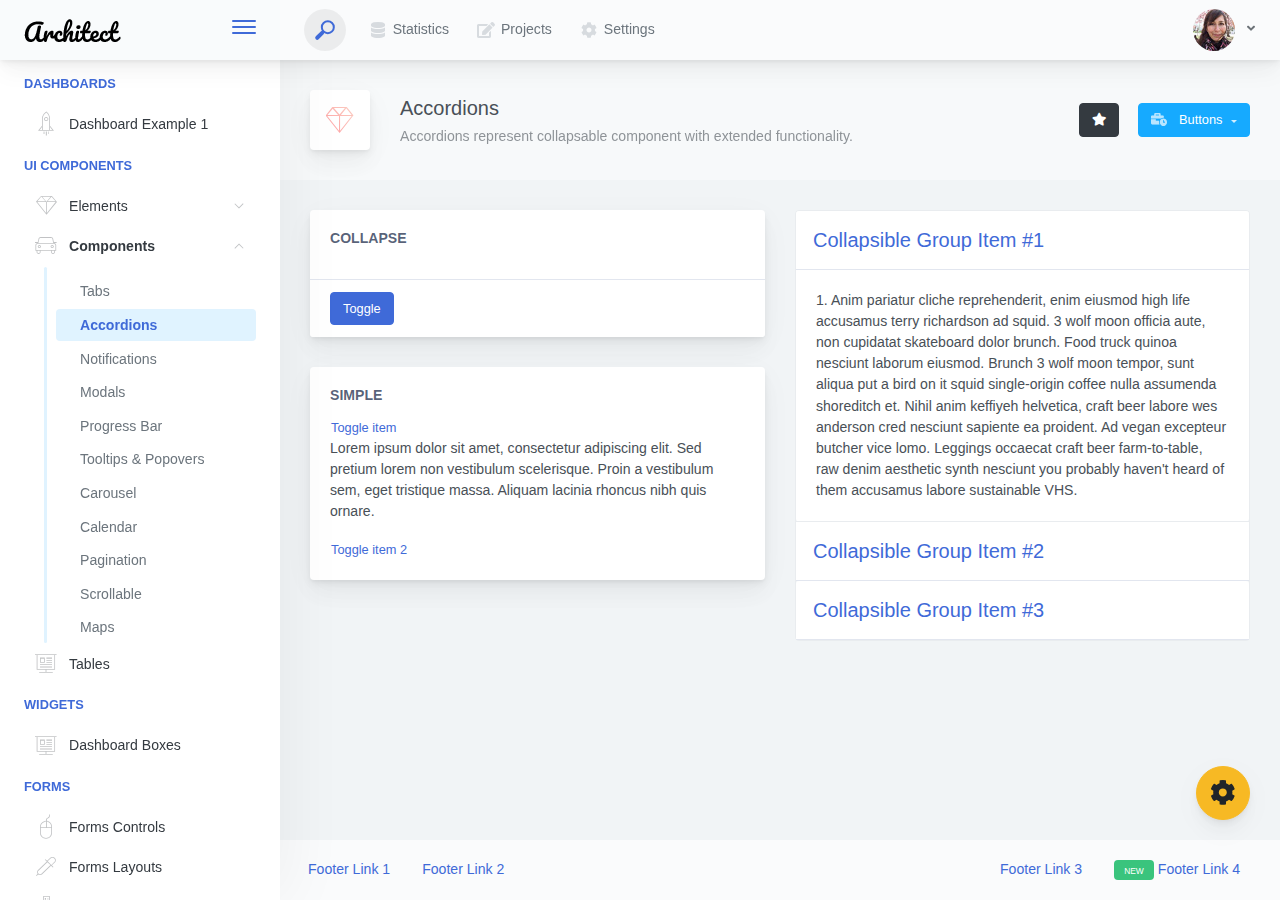
<file: tmp/architectui/components-accordions.html>
<!doctype html>
<html lang="en">

<head>
    <meta charset="utf-8">
    <meta http-equiv="X-UA-Compatible" content="IE=edge">
    <meta http-equiv="Content-Language" content="en">
    <meta http-equiv="Content-Type" content="text/html; charset=utf-8"/>
    <title>Accordions - Accordions represent collapsable component with extended functionality.</title>
    <meta name="viewport" content="width=device-width, initial-scale=1, maximum-scale=1, user-scalable=no, shrink-to-fit=no" />
    <meta name="description" content="Accordions represent collapsable component with extended functionality.">
    <meta name="msapplication-tap-highlight" content="no">
    <!--
    =========================================================
    * ArchitectUI HTML Theme Dashboard - v1.0.0
    =========================================================
    * Product Page: https://dashboardpack.com
    * Copyright 2019 DashboardPack (https://dashboardpack.com)
    * Licensed under MIT (https://github.com/DashboardPack/architectui-html-theme-free/blob/master/LICENSE)
    =========================================================
    * The above copyright notice and this permission notice shall be included in all copies or substantial portions of the Software.
    -->
<link href="./main.css" rel="stylesheet"></head>
<body>
    <div class="app-container app-theme-white body-tabs-shadow fixed-sidebar fixed-header">
        <div class="app-header header-shadow">
            <div class="app-header__logo">
                <div class="logo-src"></div>
                <div class="header__pane ml-auto">
                    <div>
                        <button type="button" class="hamburger close-sidebar-btn hamburger--elastic" data-class="closed-sidebar">
                            <span class="hamburger-box">
                                <span class="hamburger-inner"></span>
                            </span>
                        </button>
                    </div>
                </div>
            </div>
            <div class="app-header__mobile-menu">
                <div>
                    <button type="button" class="hamburger hamburger--elastic mobile-toggle-nav">
                        <span class="hamburger-box">
                            <span class="hamburger-inner"></span>
                        </span>
                    </button>
                </div>
            </div>
            <div class="app-header__menu">
                <span>
                    <button type="button" class="btn-icon btn-icon-only btn btn-primary btn-sm mobile-toggle-header-nav">
                        <span class="btn-icon-wrapper">
                            <i class="fa fa-ellipsis-v fa-w-6"></i>
                        </span>
                    </button>
                </span>
            </div>    <div class="app-header__content">
                <div class="app-header-left">
                    <div class="search-wrapper">
                        <div class="input-holder">
                            <input type="text" class="search-input" placeholder="Type to search">
                            <button class="search-icon"><span></span></button>
                        </div>
                        <button class="close"></button>
                    </div>
                    <ul class="header-menu nav">
                        <li class="nav-item">
                            <a href="javascript:void(0);" class="nav-link">
                                <i class="nav-link-icon fa fa-database"> </i>
                                Statistics
                            </a>
                        </li>
                        <li class="btn-group nav-item">
                            <a href="javascript:void(0);" class="nav-link">
                                <i class="nav-link-icon fa fa-edit"></i>
                                Projects
                            </a>
                        </li>
                        <li class="dropdown nav-item">
                            <a href="javascript:void(0);" class="nav-link">
                                <i class="nav-link-icon fa fa-cog"></i>
                                Settings
                            </a>
                        </li>
                    </ul>        </div>
                <div class="app-header-right">
                    <div class="header-btn-lg pr-0">
                        <div class="widget-content p-0">
                            <div class="widget-content-wrapper">
                                <div class="widget-content-left">
                                    <div class="btn-group">
                                        <a data-toggle="dropdown" aria-haspopup="true" aria-expanded="false" class="p-0 btn">
                                            <img width="42" class="rounded-circle" src="assets/images/avatars/1.jpg" alt="">
                                            <i class="fa fa-angle-down ml-2 opacity-8"></i>
                                        </a>
                                        <div tabindex="-1" role="menu" aria-hidden="true" class="dropdown-menu dropdown-menu-right">
                                            <button type="button" tabindex="0" class="dropdown-item">User Account</button>
                                            <button type="button" tabindex="0" class="dropdown-item">Settings</button>
                                            <h6 tabindex="-1" class="dropdown-header">Header</h6>
                                            <button type="button" tabindex="0" class="dropdown-item">Actions</button>
                                            <div tabindex="-1" class="dropdown-divider"></div>
                                            <button type="button" tabindex="0" class="dropdown-item">Dividers</button>
                                        </div>
                                    </div>
                                </div>
                                <div class="widget-content-left  ml-3 header-user-info">
                                    <div class="widget-heading">
                                        Alina Mclourd
                                    </div>
                                    <div class="widget-subheading">
                                        VP People Manager
                                    </div>
                                </div>
                                <div class="widget-content-right header-user-info ml-3">
                                    <button type="button" class="btn-shadow p-1 btn btn-primary btn-sm show-toastr-example">
                                        <i class="fa text-white fa-calendar pr-1 pl-1"></i>
                                    </button>
                                </div>
                            </div>
                        </div>
                    </div>        </div>
            </div>
        </div>        <div class="ui-theme-settings">
            <button type="button" id="TooltipDemo" class="btn-open-options btn btn-warning">
                <i class="fa fa-cog fa-w-16 fa-spin fa-2x"></i>
            </button>
            <div class="theme-settings__inner">
                <div class="scrollbar-container">
                    <div class="theme-settings__options-wrapper">
                        <h3 class="themeoptions-heading">Layout Options
                        </h3>
                        <div class="p-3">
                            <ul class="list-group">
                                <li class="list-group-item">
                                    <div class="widget-content p-0">
                                        <div class="widget-content-wrapper">
                                            <div class="widget-content-left mr-3">
                                                <div class="switch has-switch switch-container-class" data-class="fixed-header">
                                                    <div class="switch-animate switch-on">
                                                        <input type="checkbox" checked data-toggle="toggle" data-onstyle="success">
                                                    </div>
                                                </div>
                                            </div>
                                            <div class="widget-content-left">
                                                <div class="widget-heading">Fixed Header
                                                </div>
                                                <div class="widget-subheading">Makes the header top fixed, always visible!
                                                </div>
                                            </div>
                                        </div>
                                    </div>
                                </li>
                                <li class="list-group-item">
                                    <div class="widget-content p-0">
                                        <div class="widget-content-wrapper">
                                            <div class="widget-content-left mr-3">
                                                <div class="switch has-switch switch-container-class" data-class="fixed-sidebar">
                                                    <div class="switch-animate switch-on">
                                                        <input type="checkbox" checked data-toggle="toggle" data-onstyle="success">
                                                    </div>
                                                </div>
                                            </div>
                                            <div class="widget-content-left">
                                                <div class="widget-heading">Fixed Sidebar
                                                </div>
                                                <div class="widget-subheading">Makes the sidebar left fixed, always visible!
                                                </div>
                                            </div>
                                        </div>
                                    </div>
                                </li>
                                <li class="list-group-item">
                                    <div class="widget-content p-0">
                                        <div class="widget-content-wrapper">
                                            <div class="widget-content-left mr-3">
                                                <div class="switch has-switch switch-container-class" data-class="fixed-footer">
                                                    <div class="switch-animate switch-off">
                                                        <input type="checkbox" data-toggle="toggle" data-onstyle="success">
                                                    </div>
                                                </div>
                                            </div>
                                            <div class="widget-content-left">
                                                <div class="widget-heading">Fixed Footer
                                                </div>
                                                <div class="widget-subheading">Makes the app footer bottom fixed, always visible!
                                                </div>
                                            </div>
                                        </div>
                                    </div>
                                </li>
                            </ul>
                        </div>
                        <h3 class="themeoptions-heading">
                            <div>
                                Header Options
                            </div>
                            <button type="button" class="btn-pill btn-shadow btn-wide ml-auto btn btn-focus btn-sm switch-header-cs-class" data-class="">
                                Restore Default
                            </button>
                        </h3>
                        <div class="p-3">
                            <ul class="list-group">
                                <li class="list-group-item">
                                    <h5 class="pb-2">Choose Color Scheme
                                    </h5>
                                    <div class="theme-settings-swatches">
                                        <div class="swatch-holder bg-primary switch-header-cs-class" data-class="bg-primary header-text-light">
                                        </div>
                                        <div class="swatch-holder bg-secondary switch-header-cs-class" data-class="bg-secondary header-text-light">
                                        </div>
                                        <div class="swatch-holder bg-success switch-header-cs-class" data-class="bg-success header-text-dark">
                                        </div>
                                        <div class="swatch-holder bg-info switch-header-cs-class" data-class="bg-info header-text-dark">
                                        </div>
                                        <div class="swatch-holder bg-warning switch-header-cs-class" data-class="bg-warning header-text-dark">
                                        </div>
                                        <div class="swatch-holder bg-danger switch-header-cs-class" data-class="bg-danger header-text-light">
                                        </div>
                                        <div class="swatch-holder bg-light switch-header-cs-class" data-class="bg-light header-text-dark">
                                        </div>
                                        <div class="swatch-holder bg-dark switch-header-cs-class" data-class="bg-dark header-text-light">
                                        </div>
                                        <div class="swatch-holder bg-focus switch-header-cs-class" data-class="bg-focus header-text-light">
                                        </div>
                                        <div class="swatch-holder bg-alternate switch-header-cs-class" data-class="bg-alternate header-text-light">
                                        </div>
                                        <div class="divider">
                                        </div>
                                        <div class="swatch-holder bg-vicious-stance switch-header-cs-class" data-class="bg-vicious-stance header-text-light">
                                        </div>
                                        <div class="swatch-holder bg-midnight-bloom switch-header-cs-class" data-class="bg-midnight-bloom header-text-light">
                                        </div>
                                        <div class="swatch-holder bg-night-sky switch-header-cs-class" data-class="bg-night-sky header-text-light">
                                        </div>
                                        <div class="swatch-holder bg-slick-carbon switch-header-cs-class" data-class="bg-slick-carbon header-text-light">
                                        </div>
                                        <div class="swatch-holder bg-asteroid switch-header-cs-class" data-class="bg-asteroid header-text-light">
                                        </div>
                                        <div class="swatch-holder bg-royal switch-header-cs-class" data-class="bg-royal header-text-light">
                                        </div>
                                        <div class="swatch-holder bg-warm-flame switch-header-cs-class" data-class="bg-warm-flame header-text-dark">
                                        </div>
                                        <div class="swatch-holder bg-night-fade switch-header-cs-class" data-class="bg-night-fade header-text-dark">
                                        </div>
                                        <div class="swatch-holder bg-sunny-morning switch-header-cs-class" data-class="bg-sunny-morning header-text-dark">
                                        </div>
                                        <div class="swatch-holder bg-tempting-azure switch-header-cs-class" data-class="bg-tempting-azure header-text-dark">
                                        </div>
                                        <div class="swatch-holder bg-amy-crisp switch-header-cs-class" data-class="bg-amy-crisp header-text-dark">
                                        </div>
                                        <div class="swatch-holder bg-heavy-rain switch-header-cs-class" data-class="bg-heavy-rain header-text-dark">
                                        </div>
                                        <div class="swatch-holder bg-mean-fruit switch-header-cs-class" data-class="bg-mean-fruit header-text-dark">
                                        </div>
                                        <div class="swatch-holder bg-malibu-beach switch-header-cs-class" data-class="bg-malibu-beach header-text-light">
                                        </div>
                                        <div class="swatch-holder bg-deep-blue switch-header-cs-class" data-class="bg-deep-blue header-text-dark">
                                        </div>
                                        <div class="swatch-holder bg-ripe-malin switch-header-cs-class" data-class="bg-ripe-malin header-text-light">
                                        </div>
                                        <div class="swatch-holder bg-arielle-smile switch-header-cs-class" data-class="bg-arielle-smile header-text-light">
                                        </div>
                                        <div class="swatch-holder bg-plum-plate switch-header-cs-class" data-class="bg-plum-plate header-text-light">
                                        </div>
                                        <div class="swatch-holder bg-happy-fisher switch-header-cs-class" data-class="bg-happy-fisher header-text-dark">
                                        </div>
                                        <div class="swatch-holder bg-happy-itmeo switch-header-cs-class" data-class="bg-happy-itmeo header-text-light">
                                        </div>
                                        <div class="swatch-holder bg-mixed-hopes switch-header-cs-class" data-class="bg-mixed-hopes header-text-light">
                                        </div>
                                        <div class="swatch-holder bg-strong-bliss switch-header-cs-class" data-class="bg-strong-bliss header-text-light">
                                        </div>
                                        <div class="swatch-holder bg-grow-early switch-header-cs-class" data-class="bg-grow-early header-text-light">
                                        </div>
                                        <div class="swatch-holder bg-love-kiss switch-header-cs-class" data-class="bg-love-kiss header-text-light">
                                        </div>
                                        <div class="swatch-holder bg-premium-dark switch-header-cs-class" data-class="bg-premium-dark header-text-light">
                                        </div>
                                        <div class="swatch-holder bg-happy-green switch-header-cs-class" data-class="bg-happy-green header-text-light">
                                        </div>
                                    </div>
                                </li>
                            </ul>
                        </div>
                        <h3 class="themeoptions-heading">
                            <div>Sidebar Options</div>
                            <button type="button" class="btn-pill btn-shadow btn-wide ml-auto btn btn-focus btn-sm switch-sidebar-cs-class" data-class="">
                                Restore Default
                            </button>
                        </h3>
                        <div class="p-3">
                            <ul class="list-group">
                                <li class="list-group-item">
                                    <h5 class="pb-2">Choose Color Scheme
                                    </h5>
                                    <div class="theme-settings-swatches">
                                        <div class="swatch-holder bg-primary switch-sidebar-cs-class" data-class="bg-primary sidebar-text-light">
                                        </div>
                                        <div class="swatch-holder bg-secondary switch-sidebar-cs-class" data-class="bg-secondary sidebar-text-light">
                                        </div>
                                        <div class="swatch-holder bg-success switch-sidebar-cs-class" data-class="bg-success sidebar-text-dark">
                                        </div>
                                        <div class="swatch-holder bg-info switch-sidebar-cs-class" data-class="bg-info sidebar-text-dark">
                                        </div>
                                        <div class="swatch-holder bg-warning switch-sidebar-cs-class" data-class="bg-warning sidebar-text-dark">
                                        </div>
                                        <div class="swatch-holder bg-danger switch-sidebar-cs-class" data-class="bg-danger sidebar-text-light">
                                        </div>
                                        <div class="swatch-holder bg-light switch-sidebar-cs-class" data-class="bg-light sidebar-text-dark">
                                        </div>
                                        <div class="swatch-holder bg-dark switch-sidebar-cs-class" data-class="bg-dark sidebar-text-light">
                                        </div>
                                        <div class="swatch-holder bg-focus switch-sidebar-cs-class" data-class="bg-focus sidebar-text-light">
                                        </div>
                                        <div class="swatch-holder bg-alternate switch-sidebar-cs-class" data-class="bg-alternate sidebar-text-light">
                                        </div>
                                        <div class="divider">
                                        </div>
                                        <div class="swatch-holder bg-vicious-stance switch-sidebar-cs-class" data-class="bg-vicious-stance sidebar-text-light">
                                        </div>
                                        <div class="swatch-holder bg-midnight-bloom switch-sidebar-cs-class" data-class="bg-midnight-bloom sidebar-text-light">
                                        </div>
                                        <div class="swatch-holder bg-night-sky switch-sidebar-cs-class" data-class="bg-night-sky sidebar-text-light">
                                        </div>
                                        <div class="swatch-holder bg-slick-carbon switch-sidebar-cs-class" data-class="bg-slick-carbon sidebar-text-light">
                                        </div>
                                        <div class="swatch-holder bg-asteroid switch-sidebar-cs-class" data-class="bg-asteroid sidebar-text-light">
                                        </div>
                                        <div class="swatch-holder bg-royal switch-sidebar-cs-class" data-class="bg-royal sidebar-text-light">
                                        </div>
                                        <div class="swatch-holder bg-warm-flame switch-sidebar-cs-class" data-class="bg-warm-flame sidebar-text-dark">
                                        </div>
                                        <div class="swatch-holder bg-night-fade switch-sidebar-cs-class" data-class="bg-night-fade sidebar-text-dark">
                                        </div>
                                        <div class="swatch-holder bg-sunny-morning switch-sidebar-cs-class" data-class="bg-sunny-morning sidebar-text-dark">
                                        </div>
                                        <div class="swatch-holder bg-tempting-azure switch-sidebar-cs-class" data-class="bg-tempting-azure sidebar-text-dark">
                                        </div>
                                        <div class="swatch-holder bg-amy-crisp switch-sidebar-cs-class" data-class="bg-amy-crisp sidebar-text-dark">
                                        </div>
                                        <div class="swatch-holder bg-heavy-rain switch-sidebar-cs-class" data-class="bg-heavy-rain sidebar-text-dark">
                                        </div>
                                        <div class="swatch-holder bg-mean-fruit switch-sidebar-cs-class" data-class="bg-mean-fruit sidebar-text-dark">
                                        </div>
                                        <div class="swatch-holder bg-malibu-beach switch-sidebar-cs-class" data-class="bg-malibu-beach sidebar-text-light">
                                        </div>
                                        <div class="swatch-holder bg-deep-blue switch-sidebar-cs-class" data-class="bg-deep-blue sidebar-text-dark">
                                        </div>
                                        <div class="swatch-holder bg-ripe-malin switch-sidebar-cs-class" data-class="bg-ripe-malin sidebar-text-light">
                                        </div>
                                        <div class="swatch-holder bg-arielle-smile switch-sidebar-cs-class" data-class="bg-arielle-smile sidebar-text-light">
                                        </div>
                                        <div class="swatch-holder bg-plum-plate switch-sidebar-cs-class" data-class="bg-plum-plate sidebar-text-light">
                                        </div>
                                        <div class="swatch-holder bg-happy-fisher switch-sidebar-cs-class" data-class="bg-happy-fisher sidebar-text-dark">
                                        </div>
                                        <div class="swatch-holder bg-happy-itmeo switch-sidebar-cs-class" data-class="bg-happy-itmeo sidebar-text-light">
                                        </div>
                                        <div class="swatch-holder bg-mixed-hopes switch-sidebar-cs-class" data-class="bg-mixed-hopes sidebar-text-light">
                                        </div>
                                        <div class="swatch-holder bg-strong-bliss switch-sidebar-cs-class" data-class="bg-strong-bliss sidebar-text-light">
                                        </div>
                                        <div class="swatch-holder bg-grow-early switch-sidebar-cs-class" data-class="bg-grow-early sidebar-text-light">
                                        </div>
                                        <div class="swatch-holder bg-love-kiss switch-sidebar-cs-class" data-class="bg-love-kiss sidebar-text-light">
                                        </div>
                                        <div class="swatch-holder bg-premium-dark switch-sidebar-cs-class" data-class="bg-premium-dark sidebar-text-light">
                                        </div>
                                        <div class="swatch-holder bg-happy-green switch-sidebar-cs-class" data-class="bg-happy-green sidebar-text-light">
                                        </div>
                                    </div>
                                </li>
                            </ul>
                        </div>
                        <h3 class="themeoptions-heading">
                            <div>Main Content Options</div>
                            <button type="button" class="btn-pill btn-shadow btn-wide ml-auto active btn btn-focus btn-sm">Restore Default
                            </button>
                        </h3>
                        <div class="p-3">
                            <ul class="list-group">
                                <li class="list-group-item">
                                    <h5 class="pb-2">Page Section Tabs
                                    </h5>
                                    <div class="theme-settings-swatches">
                                        <div role="group" class="mt-2 btn-group">
                                            <button type="button" class="btn-wide btn-shadow btn-primary btn btn-secondary switch-theme-class" data-class="body-tabs-line">
                                                Line
                                            </button>
                                            <button type="button" class="btn-wide btn-shadow btn-primary active btn btn-secondary switch-theme-class" data-class="body-tabs-shadow">
                                                Shadow
                                            </button>
                                        </div>
                                    </div>
                                </li>
                            </ul>
                        </div>
                    </div>
                </div>
            </div>
        </div>        <div class="app-main">
                <div class="app-sidebar sidebar-shadow">
                    <div class="app-header__logo">
                        <div class="logo-src"></div>
                        <div class="header__pane ml-auto">
                            <div>
                                <button type="button" class="hamburger close-sidebar-btn hamburger--elastic" data-class="closed-sidebar">
                                    <span class="hamburger-box">
                                        <span class="hamburger-inner"></span>
                                    </span>
                                </button>
                            </div>
                        </div>
                    </div>
                    <div class="app-header__mobile-menu">
                        <div>
                            <button type="button" class="hamburger hamburger--elastic mobile-toggle-nav">
                                <span class="hamburger-box">
                                    <span class="hamburger-inner"></span>
                                </span>
                            </button>
                        </div>
                    </div>
                    <div class="app-header__menu">
                        <span>
                            <button type="button" class="btn-icon btn-icon-only btn btn-primary btn-sm mobile-toggle-header-nav">
                                <span class="btn-icon-wrapper">
                                    <i class="fa fa-ellipsis-v fa-w-6"></i>
                                </span>
                            </button>
                        </span>
                    </div>    <div class="scrollbar-sidebar">
                        <div class="app-sidebar__inner">
                            <ul class="vertical-nav-menu">
                                <li class="app-sidebar__heading">Dashboards</li>
                                <li>
                                    <a href="index.html">
                                        <i class="metismenu-icon pe-7s-rocket"></i>
                                        Dashboard Example 1
                                    </a>
                                </li>
                                <li class="app-sidebar__heading">UI Components</li>
                                <li
                                    
                                    
                                    
                                    
                                    
                                    
                                    
                                    
                                >
                                    <a href="#">
                                        <i class="metismenu-icon pe-7s-diamond"></i>
                                        Elements
                                        <i class="metismenu-state-icon pe-7s-angle-down caret-left"></i>
                                    </a>
                                    <ul
                                        
                                        
                                        
                                        
                                        
                                        
                                        
                                        
                                    >
                                        <li>
                                            <a href="elements-buttons-standard.html">
                                                <i class="metismenu-icon"></i>
                                                Buttons
                                            </a>
                                        </li>
                                        <li>
                                            <a href="elements-dropdowns.html">
                                                <i class="metismenu-icon">
                                                </i>Dropdowns
                                            </a>
                                        </li>
                                        <li>
                                            <a href="elements-icons.html">
                                                <i class="metismenu-icon">
                                                </i>Icons
                                            </a>
                                        </li>
                                        <li>
                                            <a href="elements-badges-labels.html">
                                                <i class="metismenu-icon">
                                                </i>Badges
                                            </a>
                                        </li>
                                        <li>
                                            <a href="elements-cards.html">
                                                <i class="metismenu-icon">
                                                </i>Cards
                                            </a>
                                        </li>
                                        <li>
                                            <a href="elements-list-group.html">
                                                <i class="metismenu-icon">
                                                </i>List Groups
                                            </a>
                                        </li>
                                        <li>
                                            <a href="elements-navigation.html">
                                                <i class="metismenu-icon">
                                                </i>Navigation Menus
                                            </a>
                                        </li>
                                        <li>
                                            <a href="elements-utilities.html">
                                                <i class="metismenu-icon">
                                                </i>Utilities
                                            </a>
                                        </li>
                                    </ul>
                                </li>
                                <li
                                    
                                     class="mm-active"
                                    
                                    
                                    
                                    
                                    
                                    
                                    
                                    
                                    
                                >
                                    <a href="#">
                                        <i class="metismenu-icon pe-7s-car"></i>
                                        Components
                                        <i class="metismenu-state-icon pe-7s-angle-down caret-left"></i>
                                    </a>
                                    <ul
                                        
                                         class="mm-show"
                                        
                                        
                                        
                                        
                                        
                                        
                                        
                                        
                                        
                                    >
                                        <li>
                                            <a href="components-tabs.html">
                                                <i class="metismenu-icon">
                                                </i>Tabs
                                            </a>
                                        </li>
                                        <li>
                                            <a href="components-accordions.html" class="mm-active">
                                                <i class="metismenu-icon">
                                                </i>Accordions
                                            </a>
                                        </li>
                                        <li>
                                            <a href="components-notifications.html">
                                                <i class="metismenu-icon">
                                                </i>Notifications
                                            </a>
                                        </li>
                                        <li>
                                            <a href="components-modals.html">
                                                <i class="metismenu-icon">
                                                </i>Modals
                                            </a>
                                        </li>
                                        <li>
                                            <a href="components-progress-bar.html">
                                                <i class="metismenu-icon">
                                                </i>Progress Bar
                                            </a>
                                        </li>
                                        <li>
                                            <a href="components-tooltips-popovers.html">
                                                <i class="metismenu-icon">
                                                </i>Tooltips &amp; Popovers
                                            </a>
                                        </li>
                                        <li>
                                            <a href="components-carousel.html">
                                                <i class="metismenu-icon">
                                                </i>Carousel
                                            </a>
                                        </li>
                                        <li>
                                            <a href="components-calendar.html">
                                                <i class="metismenu-icon">
                                                </i>Calendar
                                            </a>
                                        </li>
                                        <li>
                                            <a href="components-pagination.html">
                                                <i class="metismenu-icon">
                                                </i>Pagination
                                            </a>
                                        </li>
                                        <li>
                                            <a href="components-scrollable-elements.html">
                                                <i class="metismenu-icon">
                                                </i>Scrollable
                                            </a>
                                        </li>
                                        <li>
                                            <a href="components-maps.html">
                                                <i class="metismenu-icon">
                                                </i>Maps
                                            </a>
                                        </li>
                                    </ul>
                                </li>
                                <li  >
                                    <a href="tables-regular.html">
                                        <i class="metismenu-icon pe-7s-display2"></i>
                                        Tables
                                    </a>
                                </li>
                                <li class="app-sidebar__heading">Widgets</li>
                                <li>
                                    <a href="dashboard-boxes.html">
                                        <i class="metismenu-icon pe-7s-display2"></i>
                                        Dashboard Boxes
                                    </a>
                                </li>
                                <li class="app-sidebar__heading">Forms</li>
                                <li>
                                    <a href="forms-controls.html">
                                        <i class="metismenu-icon pe-7s-mouse">
                                        </i>Forms Controls
                                    </a>
                                </li>
                                <li>
                                    <a href="forms-layouts.html">
                                        <i class="metismenu-icon pe-7s-eyedropper">
                                        </i>Forms Layouts
                                    </a>
                                </li>
                                <li>
                                    <a href="forms-validation.html">
                                        <i class="metismenu-icon pe-7s-pendrive">
                                        </i>Forms Validation
                                    </a>
                                </li>
                                <li class="app-sidebar__heading">Charts</li>
                                <li>
                                    <a href="charts-chartjs.html">
                                        <i class="metismenu-icon pe-7s-graph2">
                                        </i>ChartJS
                                    </a>
                                </li>
                                <li class="app-sidebar__heading">PRO Version</li>
                                <li>
                                    <a href="https://dashboardpack.com/theme-details/architectui-dashboard-html-pro/" target="_blank">
                                        <i class="metismenu-icon pe-7s-graph2">
                                        </i>
                                        Upgrade to PRO
                                    </a>
                                </li>
                            </ul>
                        </div>
                    </div>
                </div>    <div class="app-main__outer">
                    <div class="app-main__inner">
                        <div class="app-page-title">
                            <div class="page-title-wrapper">
                                <div class="page-title-heading">
                                    <div class="page-title-icon">
                                        <i class="pe-7s-diamond icon-gradient bg-warm-flame">
                                        </i>
                                    </div>
                                    <div>Accordions
                                        <div class="page-title-subheading">Accordions represent collapsable component with extended functionality.
                                        </div>
                                    </div>
                                </div>
                                <div class="page-title-actions">
                                    <button type="button" data-toggle="tooltip" title="Example Tooltip" data-placement="bottom" class="btn-shadow mr-3 btn btn-dark">
                                        <i class="fa fa-star"></i>
                                    </button>
                                    <div class="d-inline-block dropdown">
                                        <button type="button" data-toggle="dropdown" aria-haspopup="true" aria-expanded="false" class="btn-shadow dropdown-toggle btn btn-info">
                                            <span class="btn-icon-wrapper pr-2 opacity-7">
                                                <i class="fa fa-business-time fa-w-20"></i>
                                            </span>
                                            Buttons
                                        </button>
                                        <div tabindex="-1" role="menu" aria-hidden="true" class="dropdown-menu dropdown-menu-right">
                                            <ul class="nav flex-column">
                                                <li class="nav-item">
                                                    <a href="javascript:void(0);" class="nav-link">
                                                        <i class="nav-link-icon lnr-inbox"></i>
                                                        <span>
                                                            Inbox
                                                        </span>
                                                        <div class="ml-auto badge badge-pill badge-secondary">86</div>
                                                    </a>
                                                </li>
                                                <li class="nav-item">
                                                    <a href="javascript:void(0);" class="nav-link">
                                                        <i class="nav-link-icon lnr-book"></i>
                                                        <span>
                                                            Book
                                                        </span>
                                                        <div class="ml-auto badge badge-pill badge-danger">5</div>
                                                    </a>
                                                </li>
                                                <li class="nav-item">
                                                    <a href="javascript:void(0);" class="nav-link">
                                                        <i class="nav-link-icon lnr-picture"></i>
                                                        <span>
                                                            Picture
                                                        </span>
                                                    </a>
                                                </li>
                                                <li class="nav-item">
                                                    <a disabled href="javascript:void(0);" class="nav-link disabled">
                                                        <i class="nav-link-icon lnr-file-empty"></i>
                                                        <span>
                                                            File Disabled
                                                        </span>
                                                    </a>
                                                </li>
                                            </ul>
                                        </div>
                                    </div>
                                </div>    </div>
                        </div>            <div class="">
                            <div class="row">
                                <div class="col-md-6">
                                    <div class="main-card mb-3 card">
                                        <div class="card-body">
                                            <h5 class="card-title">Collapse</h5>
                                            <div class="collapse" id="collapseExample123"><p>Anim pariatur cliche reprehenderit, enim eiusmod high life accusamus terry richardson ad squid. Nihil anim keffiyeh helvetica, craft beer labore wes anderson cred
                                                nesciunt sapiente ea
                                                proident.</p>
                                                <p>Donec molestie odio id nisi malesuada, mattis tincidunt velit egestas. Sed non pulvinar risus. Aenean elementum eleifend nunc, pellentesque dapibus arcu hendrerit fringilla. Aliquam in nibh massa. Cras ultricies
                                                    lorem non enim volutpat, a eleifend urna placerat. Fusce id luctus urna. In sed leo tellus. Mauris tristique leo a nisl feugiat, eget vehicula leo venenatis. Quisque magna metus, luctus quis sollicitudin vel,
                                                    vehicula nec ipsum. Donec rutrum commodo lacus ut condimentum. Integer vel turpis purus. Etiam vehicula, nulla non fringilla blandit, massa purus faucibus tellus, a luctus enim orci non augue. Aenean
                                                    ullamcorper nisl urna, non feugiat tortor volutpat in. Vivamus lobortis massa dolor, eget faucibus ipsum varius eget. Pellentesque imperdiet, turpis sed sagittis lobortis, leo elit laoreet arcu, vehicula
                                                    sagittis elit leo id nisi.</p></div>
                                        </div>
                                        <div class="card-footer">
                                            <button type="button" data-toggle="collapse" href="#collapseExample123" class="btn btn-primary">Toggle</button>
                                        </div>
                                    </div>
                                    <div class="main-card mb-3 card">
                                        <div class="card-body"><h5 class="card-title">Simple</h5>
                                            <div id="exampleAccordion" data-children=".item">
                                                <div class="item">
                                                    <button type="button" aria-expanded="true" aria-controls="exampleAccordion1" data-toggle="collapse" href="#collapseExample" class="m-0 p-0 btn btn-link">Toggle item</button>
                                                    <div data-parent="#exampleAccordion" id="collapseExample" class="collapse show"><p class="mb-3">Lorem ipsum dolor sit amet, consectetur adipiscing elit. Sed pretium lorem non vestibulum scelerisque. Proin a
                                                        vestibulum sem, eget tristique massa. Aliquam lacinia rhoncus nibh quis ornare.</p></div>
                                                </div>
                                                <div class="item">
                                                    <button type="button" aria-expanded="false" aria-controls="exampleAccordion2" data-toggle="collapse" href="#collapseExample2" class="m-0 p-0 btn btn-link">Toggle item 2</button>
                                                    <div data-parent="#exampleAccordion" id="collapseExample2" class="collapse"><p class="mb-3">Donec at ipsum dignissim, rutrum turpis scelerisque, tristique lectus. Pellentesque habitant morbi tristique
                                                        senectus
                                                        et netus et malesuada fames ac turpis egestas. Vivamus nec dui turpis. Orci varius natoque penatibus et magnis dis parturient montes, nascetur ridiculus mus.</p></div>
                                                </div>
                                            </div>
                                        </div>
                                    </div>
                                </div>
                                <div class="col-md-6">
                                    <div id="accordion" class="accordion-wrapper mb-3">
                                        <div class="card">
                                            <div id="headingOne" class="card-header">
                                                <button type="button" data-toggle="collapse" data-target="#collapseOne1" aria-expanded="true" aria-controls="collapseOne" class="text-left m-0 p-0 btn btn-link btn-block">
                                                    <h5 class="m-0 p-0">Collapsible Group Item #1</h5>
                                                </button>
                                            </div>
                                            <div data-parent="#accordion" id="collapseOne1" aria-labelledby="headingOne" class="collapse show">
                                                <div class="card-body">1. Anim pariatur cliche reprehenderit, enim eiusmod high life accusamus terry richardson ad squid. 3 wolf moon officia aute, non cupidatat skateboard dolor brunch. Food truck quinoa
                                                    nesciunt
                                                    laborum eiusmod. Brunch 3 wolf moon tempor, sunt aliqua put a bird on it squid single-origin coffee nulla assumenda shoreditch et. Nihil anim keffiyeh helvetica, craft beer labore wes anderson cred nesciunt
                                                    sapiente ea proident. Ad vegan excepteur butcher vice lomo. Leggings occaecat craft beer farm-to-table, raw denim aesthetic synth nesciunt you probably haven't heard of them accusamus labore sustainable
                                                    VHS.
                                                </div>
                                            </div>
                                        </div>
                                        <div class="card">
                                            <div id="headingTwo" class="b-radius-0 card-header">
                                                <button type="button" data-toggle="collapse" data-target="#collapseOne2" aria-expanded="false" aria-controls="collapseTwo" class="text-left m-0 p-0 btn btn-link btn-block"><h5 class="m-0 p-0">Collapsible Group Item
                                                    #2</h5></button>
                                            </div>
                                            <div data-parent="#accordion" id="collapseOne2" class="collapse">
                                                <div class="card-body">2. Anim pariatur cliche reprehenderit, enim eiusmod high life accusamus terry richardson ad squid. 3 wolf moon officia aute, non cupidatat skateboard dolor brunch. Food truck quinoa
                                                    nesciunt
                                                    laborum eiusmod. Brunch 3 wolf moon tempor, sunt aliqua put a bird on it squid single-origin coffee nulla assumenda shoreditch et. Nihil anim keffiyeh helvetica, craft beer labore wes anderson cred nesciunt
                                                    sapiente ea proident. Ad vegan excepteur butcher vice lomo. Leggings occaecat craft beer farm-to-table, raw denim aesthetic synth nesciunt you probably haven't heard of them accusamus labore sustainable
                                                    VHS.
                                                </div>
                                            </div>
                                        </div>
                                        <div class="card">
                                            <div id="headingThree" class="card-header">
                                                <button type="button" data-toggle="collapse" data-target="#collapseOne3" aria-expanded="false" aria-controls="collapseThree" class="text-left m-0 p-0 btn btn-link btn-block"><h5 class="m-0 p-0">Collapsible Group
                                                    Item #3</h5></button>
                                            </div>
                                            <div data-parent="#accordion" id="collapseOne3" class="collapse">
                                                <div class="card-body">3. Anim pariatur cliche reprehenderit, enim eiusmod high life accusamus terry richardson ad squid. 3 wolf moon officia aute, non cupidatat skateboard dolor brunch. Food truck quinoa
                                                    nesciunt
                                                    laborum eiusmod. Brunch 3 wolf moon tempor, sunt aliqua put a bird on it squid single-origin coffee nulla assumenda shoreditch et. Nihil anim keffiyeh helvetica, craft beer labore wes anderson cred nesciunt
                                                    sapiente ea proident. Ad vegan excepteur butcher vice lomo. Leggings occaecat craft beer farm-to-table, raw denim aesthetic synth nesciunt you probably haven't heard of them accusamus labore sustainable
                                                    VHS.
                                                </div>
                                            </div>
                                        </div>
                                    </div>
                                </div>
                            </div>
                        </div>
                    </div>
                    <div class="app-wrapper-footer">
                        <div class="app-footer">
                            <div class="app-footer__inner">
                                <div class="app-footer-left">
                                    <ul class="nav">
                                        <li class="nav-item">
                                            <a href="javascript:void(0);" class="nav-link">
                                                Footer Link 1
                                            </a>
                                        </li>
                                        <li class="nav-item">
                                            <a href="javascript:void(0);" class="nav-link">
                                                Footer Link 2
                                            </a>
                                        </li>
                                    </ul>
                                </div>
                                <div class="app-footer-right">
                                    <ul class="nav">
                                        <li class="nav-item">
                                            <a href="javascript:void(0);" class="nav-link">
                                                Footer Link 3
                                            </a>
                                        </li>
                                        <li class="nav-item">
                                            <a href="javascript:void(0);" class="nav-link">
                                                <div class="badge badge-success mr-1 ml-0">
                                                    <small>NEW</small>
                                                </div>
                                                Footer Link 4
                                            </a>
                                        </li>
                                    </ul>
                                </div>
                            </div>
                        </div>
                    </div>    </div>
        </div>
    </div>
<script type="text/javascript" src="./assets/scripts/main.js"></script></body>
</html>
</file>
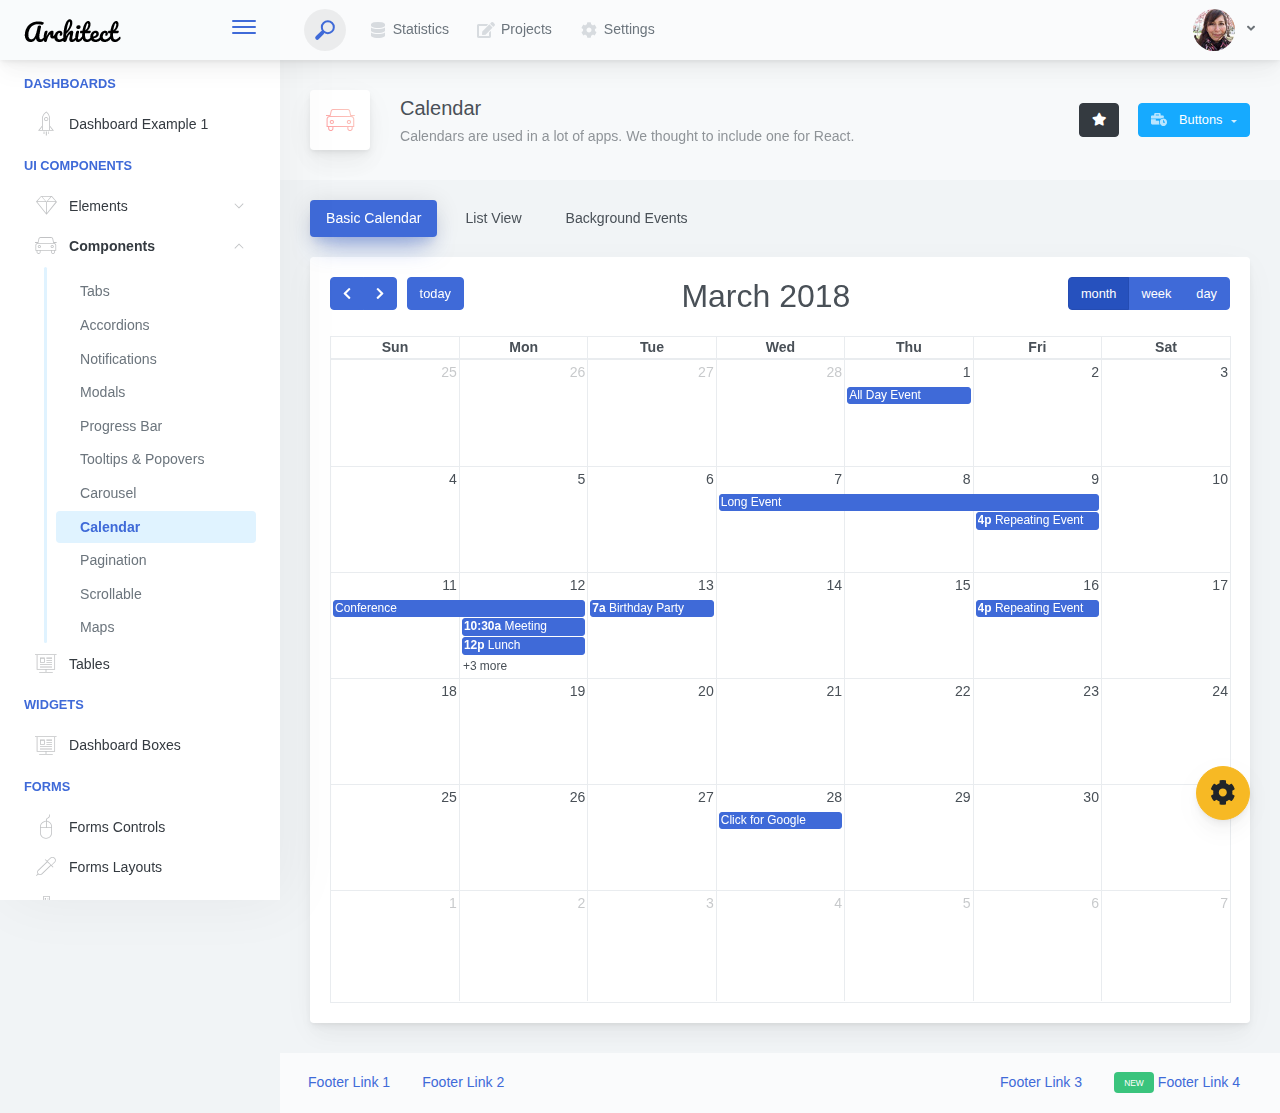
<file: tmp/architectui/components-calendar.html>
<!doctype html>
<html lang="en">

<head>
    <meta charset="utf-8">
    <meta http-equiv="X-UA-Compatible" content="IE=edge">
    <meta http-equiv="Content-Language" content="en">
    <meta http-equiv="Content-Type" content="text/html; charset=utf-8"/>
    <title>Calendar - Calendars are used in a lot of apps. We thought to include one for React.</title>
    <meta name="viewport" content="width=device-width, initial-scale=1, maximum-scale=1, user-scalable=no, shrink-to-fit=no" />
    <meta name="description" content="Calendars are used in a lot of apps. We thought to include one for React.">
    <meta name="msapplication-tap-highlight" content="no">
    <!--
    =========================================================
    * ArchitectUI HTML Theme Dashboard - v1.0.0
    =========================================================
    * Product Page: https://dashboardpack.com
    * Copyright 2019 DashboardPack (https://dashboardpack.com)
    * Licensed under MIT (https://github.com/DashboardPack/architectui-html-theme-free/blob/master/LICENSE)
    =========================================================
    * The above copyright notice and this permission notice shall be included in all copies or substantial portions of the Software.
    -->
<link href="./main.css" rel="stylesheet"></head>
<body>
    <div class="app-container app-theme-white body-tabs-shadow fixed-sidebar fixed-header">
        <div class="app-header header-shadow">
            <div class="app-header__logo">
                <div class="logo-src"></div>
                <div class="header__pane ml-auto">
                    <div>
                        <button type="button" class="hamburger close-sidebar-btn hamburger--elastic" data-class="closed-sidebar">
                            <span class="hamburger-box">
                                <span class="hamburger-inner"></span>
                            </span>
                        </button>
                    </div>
                </div>
            </div>
            <div class="app-header__mobile-menu">
                <div>
                    <button type="button" class="hamburger hamburger--elastic mobile-toggle-nav">
                        <span class="hamburger-box">
                            <span class="hamburger-inner"></span>
                        </span>
                    </button>
                </div>
            </div>
            <div class="app-header__menu">
                <span>
                    <button type="button" class="btn-icon btn-icon-only btn btn-primary btn-sm mobile-toggle-header-nav">
                        <span class="btn-icon-wrapper">
                            <i class="fa fa-ellipsis-v fa-w-6"></i>
                        </span>
                    </button>
                </span>
            </div>    <div class="app-header__content">
                <div class="app-header-left">
                    <div class="search-wrapper">
                        <div class="input-holder">
                            <input type="text" class="search-input" placeholder="Type to search">
                            <button class="search-icon"><span></span></button>
                        </div>
                        <button class="close"></button>
                    </div>
                    <ul class="header-menu nav">
                        <li class="nav-item">
                            <a href="javascript:void(0);" class="nav-link">
                                <i class="nav-link-icon fa fa-database"> </i>
                                Statistics
                            </a>
                        </li>
                        <li class="btn-group nav-item">
                            <a href="javascript:void(0);" class="nav-link">
                                <i class="nav-link-icon fa fa-edit"></i>
                                Projects
                            </a>
                        </li>
                        <li class="dropdown nav-item">
                            <a href="javascript:void(0);" class="nav-link">
                                <i class="nav-link-icon fa fa-cog"></i>
                                Settings
                            </a>
                        </li>
                    </ul>        </div>
                <div class="app-header-right">
                    <div class="header-btn-lg pr-0">
                        <div class="widget-content p-0">
                            <div class="widget-content-wrapper">
                                <div class="widget-content-left">
                                    <div class="btn-group">
                                        <a data-toggle="dropdown" aria-haspopup="true" aria-expanded="false" class="p-0 btn">
                                            <img width="42" class="rounded-circle" src="assets/images/avatars/1.jpg" alt="">
                                            <i class="fa fa-angle-down ml-2 opacity-8"></i>
                                        </a>
                                        <div tabindex="-1" role="menu" aria-hidden="true" class="dropdown-menu dropdown-menu-right">
                                            <button type="button" tabindex="0" class="dropdown-item">User Account</button>
                                            <button type="button" tabindex="0" class="dropdown-item">Settings</button>
                                            <h6 tabindex="-1" class="dropdown-header">Header</h6>
                                            <button type="button" tabindex="0" class="dropdown-item">Actions</button>
                                            <div tabindex="-1" class="dropdown-divider"></div>
                                            <button type="button" tabindex="0" class="dropdown-item">Dividers</button>
                                        </div>
                                    </div>
                                </div>
                                <div class="widget-content-left  ml-3 header-user-info">
                                    <div class="widget-heading">
                                        Alina Mclourd
                                    </div>
                                    <div class="widget-subheading">
                                        VP People Manager
                                    </div>
                                </div>
                                <div class="widget-content-right header-user-info ml-3">
                                    <button type="button" class="btn-shadow p-1 btn btn-primary btn-sm show-toastr-example">
                                        <i class="fa text-white fa-calendar pr-1 pl-1"></i>
                                    </button>
                                </div>
                            </div>
                        </div>
                    </div>        </div>
            </div>
        </div>        <div class="ui-theme-settings">
            <button type="button" id="TooltipDemo" class="btn-open-options btn btn-warning">
                <i class="fa fa-cog fa-w-16 fa-spin fa-2x"></i>
            </button>
            <div class="theme-settings__inner">
                <div class="scrollbar-container">
                    <div class="theme-settings__options-wrapper">
                        <h3 class="themeoptions-heading">Layout Options
                        </h3>
                        <div class="p-3">
                            <ul class="list-group">
                                <li class="list-group-item">
                                    <div class="widget-content p-0">
                                        <div class="widget-content-wrapper">
                                            <div class="widget-content-left mr-3">
                                                <div class="switch has-switch switch-container-class" data-class="fixed-header">
                                                    <div class="switch-animate switch-on">
                                                        <input type="checkbox" checked data-toggle="toggle" data-onstyle="success">
                                                    </div>
                                                </div>
                                            </div>
                                            <div class="widget-content-left">
                                                <div class="widget-heading">Fixed Header
                                                </div>
                                                <div class="widget-subheading">Makes the header top fixed, always visible!
                                                </div>
                                            </div>
                                        </div>
                                    </div>
                                </li>
                                <li class="list-group-item">
                                    <div class="widget-content p-0">
                                        <div class="widget-content-wrapper">
                                            <div class="widget-content-left mr-3">
                                                <div class="switch has-switch switch-container-class" data-class="fixed-sidebar">
                                                    <div class="switch-animate switch-on">
                                                        <input type="checkbox" checked data-toggle="toggle" data-onstyle="success">
                                                    </div>
                                                </div>
                                            </div>
                                            <div class="widget-content-left">
                                                <div class="widget-heading">Fixed Sidebar
                                                </div>
                                                <div class="widget-subheading">Makes the sidebar left fixed, always visible!
                                                </div>
                                            </div>
                                        </div>
                                    </div>
                                </li>
                                <li class="list-group-item">
                                    <div class="widget-content p-0">
                                        <div class="widget-content-wrapper">
                                            <div class="widget-content-left mr-3">
                                                <div class="switch has-switch switch-container-class" data-class="fixed-footer">
                                                    <div class="switch-animate switch-off">
                                                        <input type="checkbox" data-toggle="toggle" data-onstyle="success">
                                                    </div>
                                                </div>
                                            </div>
                                            <div class="widget-content-left">
                                                <div class="widget-heading">Fixed Footer
                                                </div>
                                                <div class="widget-subheading">Makes the app footer bottom fixed, always visible!
                                                </div>
                                            </div>
                                        </div>
                                    </div>
                                </li>
                            </ul>
                        </div>
                        <h3 class="themeoptions-heading">
                            <div>
                                Header Options
                            </div>
                            <button type="button" class="btn-pill btn-shadow btn-wide ml-auto btn btn-focus btn-sm switch-header-cs-class" data-class="">
                                Restore Default
                            </button>
                        </h3>
                        <div class="p-3">
                            <ul class="list-group">
                                <li class="list-group-item">
                                    <h5 class="pb-2">Choose Color Scheme
                                    </h5>
                                    <div class="theme-settings-swatches">
                                        <div class="swatch-holder bg-primary switch-header-cs-class" data-class="bg-primary header-text-light">
                                        </div>
                                        <div class="swatch-holder bg-secondary switch-header-cs-class" data-class="bg-secondary header-text-light">
                                        </div>
                                        <div class="swatch-holder bg-success switch-header-cs-class" data-class="bg-success header-text-dark">
                                        </div>
                                        <div class="swatch-holder bg-info switch-header-cs-class" data-class="bg-info header-text-dark">
                                        </div>
                                        <div class="swatch-holder bg-warning switch-header-cs-class" data-class="bg-warning header-text-dark">
                                        </div>
                                        <div class="swatch-holder bg-danger switch-header-cs-class" data-class="bg-danger header-text-light">
                                        </div>
                                        <div class="swatch-holder bg-light switch-header-cs-class" data-class="bg-light header-text-dark">
                                        </div>
                                        <div class="swatch-holder bg-dark switch-header-cs-class" data-class="bg-dark header-text-light">
                                        </div>
                                        <div class="swatch-holder bg-focus switch-header-cs-class" data-class="bg-focus header-text-light">
                                        </div>
                                        <div class="swatch-holder bg-alternate switch-header-cs-class" data-class="bg-alternate header-text-light">
                                        </div>
                                        <div class="divider">
                                        </div>
                                        <div class="swatch-holder bg-vicious-stance switch-header-cs-class" data-class="bg-vicious-stance header-text-light">
                                        </div>
                                        <div class="swatch-holder bg-midnight-bloom switch-header-cs-class" data-class="bg-midnight-bloom header-text-light">
                                        </div>
                                        <div class="swatch-holder bg-night-sky switch-header-cs-class" data-class="bg-night-sky header-text-light">
                                        </div>
                                        <div class="swatch-holder bg-slick-carbon switch-header-cs-class" data-class="bg-slick-carbon header-text-light">
                                        </div>
                                        <div class="swatch-holder bg-asteroid switch-header-cs-class" data-class="bg-asteroid header-text-light">
                                        </div>
                                        <div class="swatch-holder bg-royal switch-header-cs-class" data-class="bg-royal header-text-light">
                                        </div>
                                        <div class="swatch-holder bg-warm-flame switch-header-cs-class" data-class="bg-warm-flame header-text-dark">
                                        </div>
                                        <div class="swatch-holder bg-night-fade switch-header-cs-class" data-class="bg-night-fade header-text-dark">
                                        </div>
                                        <div class="swatch-holder bg-sunny-morning switch-header-cs-class" data-class="bg-sunny-morning header-text-dark">
                                        </div>
                                        <div class="swatch-holder bg-tempting-azure switch-header-cs-class" data-class="bg-tempting-azure header-text-dark">
                                        </div>
                                        <div class="swatch-holder bg-amy-crisp switch-header-cs-class" data-class="bg-amy-crisp header-text-dark">
                                        </div>
                                        <div class="swatch-holder bg-heavy-rain switch-header-cs-class" data-class="bg-heavy-rain header-text-dark">
                                        </div>
                                        <div class="swatch-holder bg-mean-fruit switch-header-cs-class" data-class="bg-mean-fruit header-text-dark">
                                        </div>
                                        <div class="swatch-holder bg-malibu-beach switch-header-cs-class" data-class="bg-malibu-beach header-text-light">
                                        </div>
                                        <div class="swatch-holder bg-deep-blue switch-header-cs-class" data-class="bg-deep-blue header-text-dark">
                                        </div>
                                        <div class="swatch-holder bg-ripe-malin switch-header-cs-class" data-class="bg-ripe-malin header-text-light">
                                        </div>
                                        <div class="swatch-holder bg-arielle-smile switch-header-cs-class" data-class="bg-arielle-smile header-text-light">
                                        </div>
                                        <div class="swatch-holder bg-plum-plate switch-header-cs-class" data-class="bg-plum-plate header-text-light">
                                        </div>
                                        <div class="swatch-holder bg-happy-fisher switch-header-cs-class" data-class="bg-happy-fisher header-text-dark">
                                        </div>
                                        <div class="swatch-holder bg-happy-itmeo switch-header-cs-class" data-class="bg-happy-itmeo header-text-light">
                                        </div>
                                        <div class="swatch-holder bg-mixed-hopes switch-header-cs-class" data-class="bg-mixed-hopes header-text-light">
                                        </div>
                                        <div class="swatch-holder bg-strong-bliss switch-header-cs-class" data-class="bg-strong-bliss header-text-light">
                                        </div>
                                        <div class="swatch-holder bg-grow-early switch-header-cs-class" data-class="bg-grow-early header-text-light">
                                        </div>
                                        <div class="swatch-holder bg-love-kiss switch-header-cs-class" data-class="bg-love-kiss header-text-light">
                                        </div>
                                        <div class="swatch-holder bg-premium-dark switch-header-cs-class" data-class="bg-premium-dark header-text-light">
                                        </div>
                                        <div class="swatch-holder bg-happy-green switch-header-cs-class" data-class="bg-happy-green header-text-light">
                                        </div>
                                    </div>
                                </li>
                            </ul>
                        </div>
                        <h3 class="themeoptions-heading">
                            <div>Sidebar Options</div>
                            <button type="button" class="btn-pill btn-shadow btn-wide ml-auto btn btn-focus btn-sm switch-sidebar-cs-class" data-class="">
                                Restore Default
                            </button>
                        </h3>
                        <div class="p-3">
                            <ul class="list-group">
                                <li class="list-group-item">
                                    <h5 class="pb-2">Choose Color Scheme
                                    </h5>
                                    <div class="theme-settings-swatches">
                                        <div class="swatch-holder bg-primary switch-sidebar-cs-class" data-class="bg-primary sidebar-text-light">
                                        </div>
                                        <div class="swatch-holder bg-secondary switch-sidebar-cs-class" data-class="bg-secondary sidebar-text-light">
                                        </div>
                                        <div class="swatch-holder bg-success switch-sidebar-cs-class" data-class="bg-success sidebar-text-dark">
                                        </div>
                                        <div class="swatch-holder bg-info switch-sidebar-cs-class" data-class="bg-info sidebar-text-dark">
                                        </div>
                                        <div class="swatch-holder bg-warning switch-sidebar-cs-class" data-class="bg-warning sidebar-text-dark">
                                        </div>
                                        <div class="swatch-holder bg-danger switch-sidebar-cs-class" data-class="bg-danger sidebar-text-light">
                                        </div>
                                        <div class="swatch-holder bg-light switch-sidebar-cs-class" data-class="bg-light sidebar-text-dark">
                                        </div>
                                        <div class="swatch-holder bg-dark switch-sidebar-cs-class" data-class="bg-dark sidebar-text-light">
                                        </div>
                                        <div class="swatch-holder bg-focus switch-sidebar-cs-class" data-class="bg-focus sidebar-text-light">
                                        </div>
                                        <div class="swatch-holder bg-alternate switch-sidebar-cs-class" data-class="bg-alternate sidebar-text-light">
                                        </div>
                                        <div class="divider">
                                        </div>
                                        <div class="swatch-holder bg-vicious-stance switch-sidebar-cs-class" data-class="bg-vicious-stance sidebar-text-light">
                                        </div>
                                        <div class="swatch-holder bg-midnight-bloom switch-sidebar-cs-class" data-class="bg-midnight-bloom sidebar-text-light">
                                        </div>
                                        <div class="swatch-holder bg-night-sky switch-sidebar-cs-class" data-class="bg-night-sky sidebar-text-light">
                                        </div>
                                        <div class="swatch-holder bg-slick-carbon switch-sidebar-cs-class" data-class="bg-slick-carbon sidebar-text-light">
                                        </div>
                                        <div class="swatch-holder bg-asteroid switch-sidebar-cs-class" data-class="bg-asteroid sidebar-text-light">
                                        </div>
                                        <div class="swatch-holder bg-royal switch-sidebar-cs-class" data-class="bg-royal sidebar-text-light">
                                        </div>
                                        <div class="swatch-holder bg-warm-flame switch-sidebar-cs-class" data-class="bg-warm-flame sidebar-text-dark">
                                        </div>
                                        <div class="swatch-holder bg-night-fade switch-sidebar-cs-class" data-class="bg-night-fade sidebar-text-dark">
                                        </div>
                                        <div class="swatch-holder bg-sunny-morning switch-sidebar-cs-class" data-class="bg-sunny-morning sidebar-text-dark">
                                        </div>
                                        <div class="swatch-holder bg-tempting-azure switch-sidebar-cs-class" data-class="bg-tempting-azure sidebar-text-dark">
                                        </div>
                                        <div class="swatch-holder bg-amy-crisp switch-sidebar-cs-class" data-class="bg-amy-crisp sidebar-text-dark">
                                        </div>
                                        <div class="swatch-holder bg-heavy-rain switch-sidebar-cs-class" data-class="bg-heavy-rain sidebar-text-dark">
                                        </div>
                                        <div class="swatch-holder bg-mean-fruit switch-sidebar-cs-class" data-class="bg-mean-fruit sidebar-text-dark">
                                        </div>
                                        <div class="swatch-holder bg-malibu-beach switch-sidebar-cs-class" data-class="bg-malibu-beach sidebar-text-light">
                                        </div>
                                        <div class="swatch-holder bg-deep-blue switch-sidebar-cs-class" data-class="bg-deep-blue sidebar-text-dark">
                                        </div>
                                        <div class="swatch-holder bg-ripe-malin switch-sidebar-cs-class" data-class="bg-ripe-malin sidebar-text-light">
                                        </div>
                                        <div class="swatch-holder bg-arielle-smile switch-sidebar-cs-class" data-class="bg-arielle-smile sidebar-text-light">
                                        </div>
                                        <div class="swatch-holder bg-plum-plate switch-sidebar-cs-class" data-class="bg-plum-plate sidebar-text-light">
                                        </div>
                                        <div class="swatch-holder bg-happy-fisher switch-sidebar-cs-class" data-class="bg-happy-fisher sidebar-text-dark">
                                        </div>
                                        <div class="swatch-holder bg-happy-itmeo switch-sidebar-cs-class" data-class="bg-happy-itmeo sidebar-text-light">
                                        </div>
                                        <div class="swatch-holder bg-mixed-hopes switch-sidebar-cs-class" data-class="bg-mixed-hopes sidebar-text-light">
                                        </div>
                                        <div class="swatch-holder bg-strong-bliss switch-sidebar-cs-class" data-class="bg-strong-bliss sidebar-text-light">
                                        </div>
                                        <div class="swatch-holder bg-grow-early switch-sidebar-cs-class" data-class="bg-grow-early sidebar-text-light">
                                        </div>
                                        <div class="swatch-holder bg-love-kiss switch-sidebar-cs-class" data-class="bg-love-kiss sidebar-text-light">
                                        </div>
                                        <div class="swatch-holder bg-premium-dark switch-sidebar-cs-class" data-class="bg-premium-dark sidebar-text-light">
                                        </div>
                                        <div class="swatch-holder bg-happy-green switch-sidebar-cs-class" data-class="bg-happy-green sidebar-text-light">
                                        </div>
                                    </div>
                                </li>
                            </ul>
                        </div>
                        <h3 class="themeoptions-heading">
                            <div>Main Content Options</div>
                            <button type="button" class="btn-pill btn-shadow btn-wide ml-auto active btn btn-focus btn-sm">Restore Default
                            </button>
                        </h3>
                        <div class="p-3">
                            <ul class="list-group">
                                <li class="list-group-item">
                                    <h5 class="pb-2">Page Section Tabs
                                    </h5>
                                    <div class="theme-settings-swatches">
                                        <div role="group" class="mt-2 btn-group">
                                            <button type="button" class="btn-wide btn-shadow btn-primary btn btn-secondary switch-theme-class" data-class="body-tabs-line">
                                                Line
                                            </button>
                                            <button type="button" class="btn-wide btn-shadow btn-primary active btn btn-secondary switch-theme-class" data-class="body-tabs-shadow">
                                                Shadow
                                            </button>
                                        </div>
                                    </div>
                                </li>
                            </ul>
                        </div>
                    </div>
                </div>
            </div>
        </div>        <div class="app-main">
                <div class="app-sidebar sidebar-shadow">
                    <div class="app-header__logo">
                        <div class="logo-src"></div>
                        <div class="header__pane ml-auto">
                            <div>
                                <button type="button" class="hamburger close-sidebar-btn hamburger--elastic" data-class="closed-sidebar">
                                    <span class="hamburger-box">
                                        <span class="hamburger-inner"></span>
                                    </span>
                                </button>
                            </div>
                        </div>
                    </div>
                    <div class="app-header__mobile-menu">
                        <div>
                            <button type="button" class="hamburger hamburger--elastic mobile-toggle-nav">
                                <span class="hamburger-box">
                                    <span class="hamburger-inner"></span>
                                </span>
                            </button>
                        </div>
                    </div>
                    <div class="app-header__menu">
                        <span>
                            <button type="button" class="btn-icon btn-icon-only btn btn-primary btn-sm mobile-toggle-header-nav">
                                <span class="btn-icon-wrapper">
                                    <i class="fa fa-ellipsis-v fa-w-6"></i>
                                </span>
                            </button>
                        </span>
                    </div>    <div class="scrollbar-sidebar">
                        <div class="app-sidebar__inner">
                            <ul class="vertical-nav-menu">
                                <li class="app-sidebar__heading">Dashboards</li>
                                <li>
                                    <a href="index.html">
                                        <i class="metismenu-icon pe-7s-rocket"></i>
                                        Dashboard Example 1
                                    </a>
                                </li>
                                <li class="app-sidebar__heading">UI Components</li>
                                <li
                                    
                                    
                                    
                                    
                                    
                                    
                                    
                                    
                                >
                                    <a href="#">
                                        <i class="metismenu-icon pe-7s-diamond"></i>
                                        Elements
                                        <i class="metismenu-state-icon pe-7s-angle-down caret-left"></i>
                                    </a>
                                    <ul
                                        
                                        
                                        
                                        
                                        
                                        
                                        
                                        
                                    >
                                        <li>
                                            <a href="elements-buttons-standard.html">
                                                <i class="metismenu-icon"></i>
                                                Buttons
                                            </a>
                                        </li>
                                        <li>
                                            <a href="elements-dropdowns.html">
                                                <i class="metismenu-icon">
                                                </i>Dropdowns
                                            </a>
                                        </li>
                                        <li>
                                            <a href="elements-icons.html">
                                                <i class="metismenu-icon">
                                                </i>Icons
                                            </a>
                                        </li>
                                        <li>
                                            <a href="elements-badges-labels.html">
                                                <i class="metismenu-icon">
                                                </i>Badges
                                            </a>
                                        </li>
                                        <li>
                                            <a href="elements-cards.html">
                                                <i class="metismenu-icon">
                                                </i>Cards
                                            </a>
                                        </li>
                                        <li>
                                            <a href="elements-list-group.html">
                                                <i class="metismenu-icon">
                                                </i>List Groups
                                            </a>
                                        </li>
                                        <li>
                                            <a href="elements-navigation.html">
                                                <i class="metismenu-icon">
                                                </i>Navigation Menus
                                            </a>
                                        </li>
                                        <li>
                                            <a href="elements-utilities.html">
                                                <i class="metismenu-icon">
                                                </i>Utilities
                                            </a>
                                        </li>
                                    </ul>
                                </li>
                                <li
                                    
                                    
                                    
                                    
                                    
                                    
                                    
                                     class="mm-active"
                                    
                                    
                                    
                                >
                                    <a href="#">
                                        <i class="metismenu-icon pe-7s-car"></i>
                                        Components
                                        <i class="metismenu-state-icon pe-7s-angle-down caret-left"></i>
                                    </a>
                                    <ul
                                        
                                        
                                        
                                        
                                        
                                        
                                        
                                         class="mm-show"
                                        
                                        
                                        
                                    >
                                        <li>
                                            <a href="components-tabs.html">
                                                <i class="metismenu-icon">
                                                </i>Tabs
                                            </a>
                                        </li>
                                        <li>
                                            <a href="components-accordions.html">
                                                <i class="metismenu-icon">
                                                </i>Accordions
                                            </a>
                                        </li>
                                        <li>
                                            <a href="components-notifications.html">
                                                <i class="metismenu-icon">
                                                </i>Notifications
                                            </a>
                                        </li>
                                        <li>
                                            <a href="components-modals.html">
                                                <i class="metismenu-icon">
                                                </i>Modals
                                            </a>
                                        </li>
                                        <li>
                                            <a href="components-progress-bar.html">
                                                <i class="metismenu-icon">
                                                </i>Progress Bar
                                            </a>
                                        </li>
                                        <li>
                                            <a href="components-tooltips-popovers.html">
                                                <i class="metismenu-icon">
                                                </i>Tooltips &amp; Popovers
                                            </a>
                                        </li>
                                        <li>
                                            <a href="components-carousel.html">
                                                <i class="metismenu-icon">
                                                </i>Carousel
                                            </a>
                                        </li>
                                        <li>
                                            <a href="components-calendar.html" class="mm-active">
                                                <i class="metismenu-icon">
                                                </i>Calendar
                                            </a>
                                        </li>
                                        <li>
                                            <a href="components-pagination.html">
                                                <i class="metismenu-icon">
                                                </i>Pagination
                                            </a>
                                        </li>
                                        <li>
                                            <a href="components-scrollable-elements.html">
                                                <i class="metismenu-icon">
                                                </i>Scrollable
                                            </a>
                                        </li>
                                        <li>
                                            <a href="components-maps.html">
                                                <i class="metismenu-icon">
                                                </i>Maps
                                            </a>
                                        </li>
                                    </ul>
                                </li>
                                <li  >
                                    <a href="tables-regular.html">
                                        <i class="metismenu-icon pe-7s-display2"></i>
                                        Tables
                                    </a>
                                </li>
                                <li class="app-sidebar__heading">Widgets</li>
                                <li>
                                    <a href="dashboard-boxes.html">
                                        <i class="metismenu-icon pe-7s-display2"></i>
                                        Dashboard Boxes
                                    </a>
                                </li>
                                <li class="app-sidebar__heading">Forms</li>
                                <li>
                                    <a href="forms-controls.html">
                                        <i class="metismenu-icon pe-7s-mouse">
                                        </i>Forms Controls
                                    </a>
                                </li>
                                <li>
                                    <a href="forms-layouts.html">
                                        <i class="metismenu-icon pe-7s-eyedropper">
                                        </i>Forms Layouts
                                    </a>
                                </li>
                                <li>
                                    <a href="forms-validation.html">
                                        <i class="metismenu-icon pe-7s-pendrive">
                                        </i>Forms Validation
                                    </a>
                                </li>
                                <li class="app-sidebar__heading">Charts</li>
                                <li>
                                    <a href="charts-chartjs.html">
                                        <i class="metismenu-icon pe-7s-graph2">
                                        </i>ChartJS
                                    </a>
                                </li>
                                <li class="app-sidebar__heading">PRO Version</li>
                                <li>
                                    <a href="https://dashboardpack.com/theme-details/architectui-dashboard-html-pro/" target="_blank">
                                        <i class="metismenu-icon pe-7s-graph2">
                                        </i>
                                        Upgrade to PRO
                                    </a>
                                </li>
                            </ul>
                        </div>
                    </div>
                </div>    <div class="app-main__outer">
                    <div class="app-main__inner">
                        <div class="app-page-title">
                            <div class="page-title-wrapper">
                                <div class="page-title-heading">
                                    <div class="page-title-icon">
                                        <i class="pe-7s-car icon-gradient bg-warm-flame">
                                        </i>
                                    </div>
                                    <div>Calendar
                                        <div class="page-title-subheading">Calendars are used in a lot of apps. We thought to include one for React.
                                        </div>
                                    </div>
                                </div>
                                <div class="page-title-actions">
                                    <button type="button" data-toggle="tooltip" title="Example Tooltip" data-placement="bottom" class="btn-shadow mr-3 btn btn-dark">
                                        <i class="fa fa-star"></i>
                                    </button>
                                    <div class="d-inline-block dropdown">
                                        <button type="button" data-toggle="dropdown" aria-haspopup="true" aria-expanded="false" class="btn-shadow dropdown-toggle btn btn-info">
                                            <span class="btn-icon-wrapper pr-2 opacity-7">
                                                <i class="fa fa-business-time fa-w-20"></i>
                                            </span>
                                            Buttons
                                        </button>
                                        <div tabindex="-1" role="menu" aria-hidden="true" class="dropdown-menu dropdown-menu-right">
                                            <ul class="nav flex-column">
                                                <li class="nav-item">
                                                    <a href="javascript:void(0);" class="nav-link">
                                                        <i class="nav-link-icon lnr-inbox"></i>
                                                        <span>
                                                            Inbox
                                                        </span>
                                                        <div class="ml-auto badge badge-pill badge-secondary">86</div>
                                                    </a>
                                                </li>
                                                <li class="nav-item">
                                                    <a href="javascript:void(0);" class="nav-link">
                                                        <i class="nav-link-icon lnr-book"></i>
                                                        <span>
                                                            Book
                                                        </span>
                                                        <div class="ml-auto badge badge-pill badge-danger">5</div>
                                                    </a>
                                                </li>
                                                <li class="nav-item">
                                                    <a href="javascript:void(0);" class="nav-link">
                                                        <i class="nav-link-icon lnr-picture"></i>
                                                        <span>
                                                            Picture
                                                        </span>
                                                    </a>
                                                </li>
                                                <li class="nav-item">
                                                    <a disabled href="javascript:void(0);" class="nav-link disabled">
                                                        <i class="nav-link-icon lnr-file-empty"></i>
                                                        <span>
                                                            File Disabled
                                                        </span>
                                                    </a>
                                                </li>
                                            </ul>
                                        </div>
                                    </div>
                                </div>    </div>
                        </div>            <ul class="body-tabs body-tabs-layout tabs-animated body-tabs-animated nav">
                            <li class="nav-item">
                                <a role="tab" class="nav-link active" id="tab-0" data-toggle="tab" href="#tab-content-0">
                                    <span>Basic Calendar</span>
                                </a>
                            </li>
                            <li class="nav-item">
                                <a role="tab" class="nav-link" id="tab-1" data-toggle="tab" href="#tab-content-1">
                                    <span>List View</span>
                                </a>
                            </li>
                            <li class="nav-item">
                                <a role="tab" class="nav-link" id="tab-2" data-toggle="tab" href="#tab-content-2">
                                    <span>Background Events</span>
                                </a>
                            </li>
                        </ul>
                        <div class="tab-content">
                            <div class="tab-pane tabs-animation fade show active" id="tab-content-0" role="tabpanel">
                                <div class="main-card mb-3 card">
                                    <div class="card-body">
                                        <div id='calendar'></div>
                                    </div>
                                </div>
                            </div>
                            <div class="tab-pane tabs-animation fade" id="tab-content-1" role="tabpanel">
                                <div class="main-card mb-3 card">
                                    <div class="card-body">
                                        <div id='calendar-list'></div>
                                    </div>
                                </div>
                            </div>
                            <div class="tab-pane tabs-animation fade" id="tab-content-2" role="tabpanel">
                                <div class="main-card mb-3 card">
                                    <div class="card-body">
                                        <div id="calendar-bg-events"></div>
                                    </div>
                                </div>
                            </div>
                        </div>
                    </div>
                    <div class="app-wrapper-footer">
                        <div class="app-footer">
                            <div class="app-footer__inner">
                                <div class="app-footer-left">
                                    <ul class="nav">
                                        <li class="nav-item">
                                            <a href="javascript:void(0);" class="nav-link">
                                                Footer Link 1
                                            </a>
                                        </li>
                                        <li class="nav-item">
                                            <a href="javascript:void(0);" class="nav-link">
                                                Footer Link 2
                                            </a>
                                        </li>
                                    </ul>
                                </div>
                                <div class="app-footer-right">
                                    <ul class="nav">
                                        <li class="nav-item">
                                            <a href="javascript:void(0);" class="nav-link">
                                                Footer Link 3
                                            </a>
                                        </li>
                                        <li class="nav-item">
                                            <a href="javascript:void(0);" class="nav-link">
                                                <div class="badge badge-success mr-1 ml-0">
                                                    <small>NEW</small>
                                                </div>
                                                Footer Link 4
                                            </a>
                                        </li>
                                    </ul>
                                </div>
                            </div>
                        </div>
                    </div>    </div>
        </div>
    </div>
<script type="text/javascript" src="./assets/scripts/main.js"></script></body>
</html>
</file>
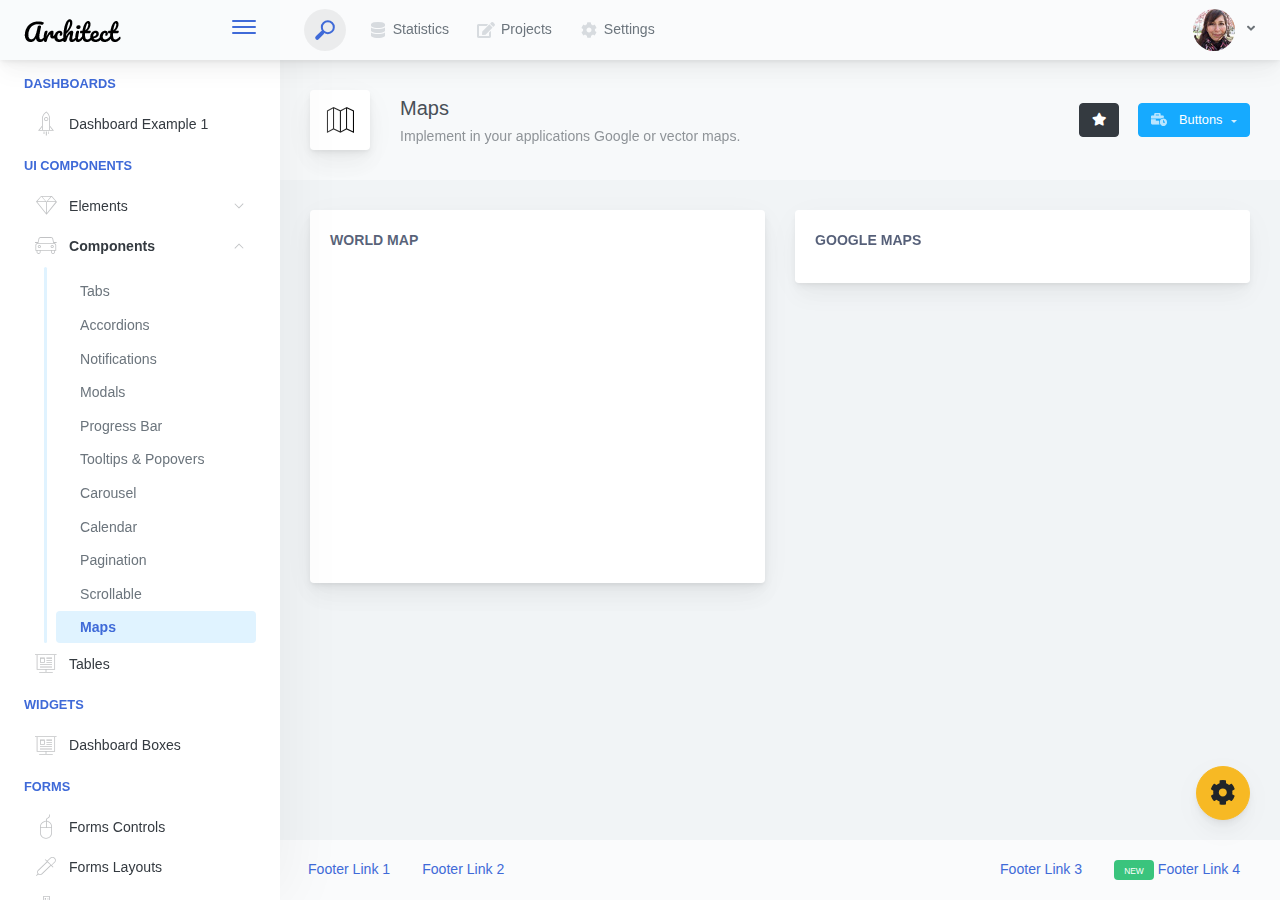
<file: tmp/architectui/components-maps.html>
<!doctype html>
<html lang="en">

<head>
    <meta charset="utf-8">
    <meta http-equiv="X-UA-Compatible" content="IE=edge">
    <meta http-equiv="Content-Language" content="en">
    <meta http-equiv="Content-Type" content="text/html; charset=utf-8"/>
    <title>Maps - Implement in your applications Google or vector maps.</title>
    <meta name="viewport" content="width=device-width, initial-scale=1, maximum-scale=1, user-scalable=no, shrink-to-fit=no" />
    <meta name="description" content="Implement in your applications Google or vector maps.">
    <meta name="msapplication-tap-highlight" content="no">
    <!--
    =========================================================
    * ArchitectUI HTML Theme Dashboard - v1.0.0
    =========================================================
    * Product Page: https://dashboardpack.com
    * Copyright 2019 DashboardPack (https://dashboardpack.com)
    * Licensed under MIT (https://github.com/DashboardPack/architectui-html-theme-free/blob/master/LICENSE)
    =========================================================
    * The above copyright notice and this permission notice shall be included in all copies or substantial portions of the Software.
    -->
<link href="./main.css" rel="stylesheet"></head>
<body>
    <div class="app-container app-theme-white body-tabs-shadow fixed-sidebar fixed-header">
        <div class="app-header header-shadow">
            <div class="app-header__logo">
                <div class="logo-src"></div>
                <div class="header__pane ml-auto">
                    <div>
                        <button type="button" class="hamburger close-sidebar-btn hamburger--elastic" data-class="closed-sidebar">
                            <span class="hamburger-box">
                                <span class="hamburger-inner"></span>
                            </span>
                        </button>
                    </div>
                </div>
            </div>
            <div class="app-header__mobile-menu">
                <div>
                    <button type="button" class="hamburger hamburger--elastic mobile-toggle-nav">
                        <span class="hamburger-box">
                            <span class="hamburger-inner"></span>
                        </span>
                    </button>
                </div>
            </div>
            <div class="app-header__menu">
                <span>
                    <button type="button" class="btn-icon btn-icon-only btn btn-primary btn-sm mobile-toggle-header-nav">
                        <span class="btn-icon-wrapper">
                            <i class="fa fa-ellipsis-v fa-w-6"></i>
                        </span>
                    </button>
                </span>
            </div>    <div class="app-header__content">
                <div class="app-header-left">
                    <div class="search-wrapper">
                        <div class="input-holder">
                            <input type="text" class="search-input" placeholder="Type to search">
                            <button class="search-icon"><span></span></button>
                        </div>
                        <button class="close"></button>
                    </div>
                    <ul class="header-menu nav">
                        <li class="nav-item">
                            <a href="javascript:void(0);" class="nav-link">
                                <i class="nav-link-icon fa fa-database"> </i>
                                Statistics
                            </a>
                        </li>
                        <li class="btn-group nav-item">
                            <a href="javascript:void(0);" class="nav-link">
                                <i class="nav-link-icon fa fa-edit"></i>
                                Projects
                            </a>
                        </li>
                        <li class="dropdown nav-item">
                            <a href="javascript:void(0);" class="nav-link">
                                <i class="nav-link-icon fa fa-cog"></i>
                                Settings
                            </a>
                        </li>
                    </ul>        </div>
                <div class="app-header-right">
                    <div class="header-btn-lg pr-0">
                        <div class="widget-content p-0">
                            <div class="widget-content-wrapper">
                                <div class="widget-content-left">
                                    <div class="btn-group">
                                        <a data-toggle="dropdown" aria-haspopup="true" aria-expanded="false" class="p-0 btn">
                                            <img width="42" class="rounded-circle" src="assets/images/avatars/1.jpg" alt="">
                                            <i class="fa fa-angle-down ml-2 opacity-8"></i>
                                        </a>
                                        <div tabindex="-1" role="menu" aria-hidden="true" class="dropdown-menu dropdown-menu-right">
                                            <button type="button" tabindex="0" class="dropdown-item">User Account</button>
                                            <button type="button" tabindex="0" class="dropdown-item">Settings</button>
                                            <h6 tabindex="-1" class="dropdown-header">Header</h6>
                                            <button type="button" tabindex="0" class="dropdown-item">Actions</button>
                                            <div tabindex="-1" class="dropdown-divider"></div>
                                            <button type="button" tabindex="0" class="dropdown-item">Dividers</button>
                                        </div>
                                    </div>
                                </div>
                                <div class="widget-content-left  ml-3 header-user-info">
                                    <div class="widget-heading">
                                        Alina Mclourd
                                    </div>
                                    <div class="widget-subheading">
                                        VP People Manager
                                    </div>
                                </div>
                                <div class="widget-content-right header-user-info ml-3">
                                    <button type="button" class="btn-shadow p-1 btn btn-primary btn-sm show-toastr-example">
                                        <i class="fa text-white fa-calendar pr-1 pl-1"></i>
                                    </button>
                                </div>
                            </div>
                        </div>
                    </div>        </div>
            </div>
        </div>        <div class="ui-theme-settings">
            <button type="button" id="TooltipDemo" class="btn-open-options btn btn-warning">
                <i class="fa fa-cog fa-w-16 fa-spin fa-2x"></i>
            </button>
            <div class="theme-settings__inner">
                <div class="scrollbar-container">
                    <div class="theme-settings__options-wrapper">
                        <h3 class="themeoptions-heading">Layout Options
                        </h3>
                        <div class="p-3">
                            <ul class="list-group">
                                <li class="list-group-item">
                                    <div class="widget-content p-0">
                                        <div class="widget-content-wrapper">
                                            <div class="widget-content-left mr-3">
                                                <div class="switch has-switch switch-container-class" data-class="fixed-header">
                                                    <div class="switch-animate switch-on">
                                                        <input type="checkbox" checked data-toggle="toggle" data-onstyle="success">
                                                    </div>
                                                </div>
                                            </div>
                                            <div class="widget-content-left">
                                                <div class="widget-heading">Fixed Header
                                                </div>
                                                <div class="widget-subheading">Makes the header top fixed, always visible!
                                                </div>
                                            </div>
                                        </div>
                                    </div>
                                </li>
                                <li class="list-group-item">
                                    <div class="widget-content p-0">
                                        <div class="widget-content-wrapper">
                                            <div class="widget-content-left mr-3">
                                                <div class="switch has-switch switch-container-class" data-class="fixed-sidebar">
                                                    <div class="switch-animate switch-on">
                                                        <input type="checkbox" checked data-toggle="toggle" data-onstyle="success">
                                                    </div>
                                                </div>
                                            </div>
                                            <div class="widget-content-left">
                                                <div class="widget-heading">Fixed Sidebar
                                                </div>
                                                <div class="widget-subheading">Makes the sidebar left fixed, always visible!
                                                </div>
                                            </div>
                                        </div>
                                    </div>
                                </li>
                                <li class="list-group-item">
                                    <div class="widget-content p-0">
                                        <div class="widget-content-wrapper">
                                            <div class="widget-content-left mr-3">
                                                <div class="switch has-switch switch-container-class" data-class="fixed-footer">
                                                    <div class="switch-animate switch-off">
                                                        <input type="checkbox" data-toggle="toggle" data-onstyle="success">
                                                    </div>
                                                </div>
                                            </div>
                                            <div class="widget-content-left">
                                                <div class="widget-heading">Fixed Footer
                                                </div>
                                                <div class="widget-subheading">Makes the app footer bottom fixed, always visible!
                                                </div>
                                            </div>
                                        </div>
                                    </div>
                                </li>
                            </ul>
                        </div>
                        <h3 class="themeoptions-heading">
                            <div>
                                Header Options
                            </div>
                            <button type="button" class="btn-pill btn-shadow btn-wide ml-auto btn btn-focus btn-sm switch-header-cs-class" data-class="">
                                Restore Default
                            </button>
                        </h3>
                        <div class="p-3">
                            <ul class="list-group">
                                <li class="list-group-item">
                                    <h5 class="pb-2">Choose Color Scheme
                                    </h5>
                                    <div class="theme-settings-swatches">
                                        <div class="swatch-holder bg-primary switch-header-cs-class" data-class="bg-primary header-text-light">
                                        </div>
                                        <div class="swatch-holder bg-secondary switch-header-cs-class" data-class="bg-secondary header-text-light">
                                        </div>
                                        <div class="swatch-holder bg-success switch-header-cs-class" data-class="bg-success header-text-dark">
                                        </div>
                                        <div class="swatch-holder bg-info switch-header-cs-class" data-class="bg-info header-text-dark">
                                        </div>
                                        <div class="swatch-holder bg-warning switch-header-cs-class" data-class="bg-warning header-text-dark">
                                        </div>
                                        <div class="swatch-holder bg-danger switch-header-cs-class" data-class="bg-danger header-text-light">
                                        </div>
                                        <div class="swatch-holder bg-light switch-header-cs-class" data-class="bg-light header-text-dark">
                                        </div>
                                        <div class="swatch-holder bg-dark switch-header-cs-class" data-class="bg-dark header-text-light">
                                        </div>
                                        <div class="swatch-holder bg-focus switch-header-cs-class" data-class="bg-focus header-text-light">
                                        </div>
                                        <div class="swatch-holder bg-alternate switch-header-cs-class" data-class="bg-alternate header-text-light">
                                        </div>
                                        <div class="divider">
                                        </div>
                                        <div class="swatch-holder bg-vicious-stance switch-header-cs-class" data-class="bg-vicious-stance header-text-light">
                                        </div>
                                        <div class="swatch-holder bg-midnight-bloom switch-header-cs-class" data-class="bg-midnight-bloom header-text-light">
                                        </div>
                                        <div class="swatch-holder bg-night-sky switch-header-cs-class" data-class="bg-night-sky header-text-light">
                                        </div>
                                        <div class="swatch-holder bg-slick-carbon switch-header-cs-class" data-class="bg-slick-carbon header-text-light">
                                        </div>
                                        <div class="swatch-holder bg-asteroid switch-header-cs-class" data-class="bg-asteroid header-text-light">
                                        </div>
                                        <div class="swatch-holder bg-royal switch-header-cs-class" data-class="bg-royal header-text-light">
                                        </div>
                                        <div class="swatch-holder bg-warm-flame switch-header-cs-class" data-class="bg-warm-flame header-text-dark">
                                        </div>
                                        <div class="swatch-holder bg-night-fade switch-header-cs-class" data-class="bg-night-fade header-text-dark">
                                        </div>
                                        <div class="swatch-holder bg-sunny-morning switch-header-cs-class" data-class="bg-sunny-morning header-text-dark">
                                        </div>
                                        <div class="swatch-holder bg-tempting-azure switch-header-cs-class" data-class="bg-tempting-azure header-text-dark">
                                        </div>
                                        <div class="swatch-holder bg-amy-crisp switch-header-cs-class" data-class="bg-amy-crisp header-text-dark">
                                        </div>
                                        <div class="swatch-holder bg-heavy-rain switch-header-cs-class" data-class="bg-heavy-rain header-text-dark">
                                        </div>
                                        <div class="swatch-holder bg-mean-fruit switch-header-cs-class" data-class="bg-mean-fruit header-text-dark">
                                        </div>
                                        <div class="swatch-holder bg-malibu-beach switch-header-cs-class" data-class="bg-malibu-beach header-text-light">
                                        </div>
                                        <div class="swatch-holder bg-deep-blue switch-header-cs-class" data-class="bg-deep-blue header-text-dark">
                                        </div>
                                        <div class="swatch-holder bg-ripe-malin switch-header-cs-class" data-class="bg-ripe-malin header-text-light">
                                        </div>
                                        <div class="swatch-holder bg-arielle-smile switch-header-cs-class" data-class="bg-arielle-smile header-text-light">
                                        </div>
                                        <div class="swatch-holder bg-plum-plate switch-header-cs-class" data-class="bg-plum-plate header-text-light">
                                        </div>
                                        <div class="swatch-holder bg-happy-fisher switch-header-cs-class" data-class="bg-happy-fisher header-text-dark">
                                        </div>
                                        <div class="swatch-holder bg-happy-itmeo switch-header-cs-class" data-class="bg-happy-itmeo header-text-light">
                                        </div>
                                        <div class="swatch-holder bg-mixed-hopes switch-header-cs-class" data-class="bg-mixed-hopes header-text-light">
                                        </div>
                                        <div class="swatch-holder bg-strong-bliss switch-header-cs-class" data-class="bg-strong-bliss header-text-light">
                                        </div>
                                        <div class="swatch-holder bg-grow-early switch-header-cs-class" data-class="bg-grow-early header-text-light">
                                        </div>
                                        <div class="swatch-holder bg-love-kiss switch-header-cs-class" data-class="bg-love-kiss header-text-light">
                                        </div>
                                        <div class="swatch-holder bg-premium-dark switch-header-cs-class" data-class="bg-premium-dark header-text-light">
                                        </div>
                                        <div class="swatch-holder bg-happy-green switch-header-cs-class" data-class="bg-happy-green header-text-light">
                                        </div>
                                    </div>
                                </li>
                            </ul>
                        </div>
                        <h3 class="themeoptions-heading">
                            <div>Sidebar Options</div>
                            <button type="button" class="btn-pill btn-shadow btn-wide ml-auto btn btn-focus btn-sm switch-sidebar-cs-class" data-class="">
                                Restore Default
                            </button>
                        </h3>
                        <div class="p-3">
                            <ul class="list-group">
                                <li class="list-group-item">
                                    <h5 class="pb-2">Choose Color Scheme
                                    </h5>
                                    <div class="theme-settings-swatches">
                                        <div class="swatch-holder bg-primary switch-sidebar-cs-class" data-class="bg-primary sidebar-text-light">
                                        </div>
                                        <div class="swatch-holder bg-secondary switch-sidebar-cs-class" data-class="bg-secondary sidebar-text-light">
                                        </div>
                                        <div class="swatch-holder bg-success switch-sidebar-cs-class" data-class="bg-success sidebar-text-dark">
                                        </div>
                                        <div class="swatch-holder bg-info switch-sidebar-cs-class" data-class="bg-info sidebar-text-dark">
                                        </div>
                                        <div class="swatch-holder bg-warning switch-sidebar-cs-class" data-class="bg-warning sidebar-text-dark">
                                        </div>
                                        <div class="swatch-holder bg-danger switch-sidebar-cs-class" data-class="bg-danger sidebar-text-light">
                                        </div>
                                        <div class="swatch-holder bg-light switch-sidebar-cs-class" data-class="bg-light sidebar-text-dark">
                                        </div>
                                        <div class="swatch-holder bg-dark switch-sidebar-cs-class" data-class="bg-dark sidebar-text-light">
                                        </div>
                                        <div class="swatch-holder bg-focus switch-sidebar-cs-class" data-class="bg-focus sidebar-text-light">
                                        </div>
                                        <div class="swatch-holder bg-alternate switch-sidebar-cs-class" data-class="bg-alternate sidebar-text-light">
                                        </div>
                                        <div class="divider">
                                        </div>
                                        <div class="swatch-holder bg-vicious-stance switch-sidebar-cs-class" data-class="bg-vicious-stance sidebar-text-light">
                                        </div>
                                        <div class="swatch-holder bg-midnight-bloom switch-sidebar-cs-class" data-class="bg-midnight-bloom sidebar-text-light">
                                        </div>
                                        <div class="swatch-holder bg-night-sky switch-sidebar-cs-class" data-class="bg-night-sky sidebar-text-light">
                                        </div>
                                        <div class="swatch-holder bg-slick-carbon switch-sidebar-cs-class" data-class="bg-slick-carbon sidebar-text-light">
                                        </div>
                                        <div class="swatch-holder bg-asteroid switch-sidebar-cs-class" data-class="bg-asteroid sidebar-text-light">
                                        </div>
                                        <div class="swatch-holder bg-royal switch-sidebar-cs-class" data-class="bg-royal sidebar-text-light">
                                        </div>
                                        <div class="swatch-holder bg-warm-flame switch-sidebar-cs-class" data-class="bg-warm-flame sidebar-text-dark">
                                        </div>
                                        <div class="swatch-holder bg-night-fade switch-sidebar-cs-class" data-class="bg-night-fade sidebar-text-dark">
                                        </div>
                                        <div class="swatch-holder bg-sunny-morning switch-sidebar-cs-class" data-class="bg-sunny-morning sidebar-text-dark">
                                        </div>
                                        <div class="swatch-holder bg-tempting-azure switch-sidebar-cs-class" data-class="bg-tempting-azure sidebar-text-dark">
                                        </div>
                                        <div class="swatch-holder bg-amy-crisp switch-sidebar-cs-class" data-class="bg-amy-crisp sidebar-text-dark">
                                        </div>
                                        <div class="swatch-holder bg-heavy-rain switch-sidebar-cs-class" data-class="bg-heavy-rain sidebar-text-dark">
                                        </div>
                                        <div class="swatch-holder bg-mean-fruit switch-sidebar-cs-class" data-class="bg-mean-fruit sidebar-text-dark">
                                        </div>
                                        <div class="swatch-holder bg-malibu-beach switch-sidebar-cs-class" data-class="bg-malibu-beach sidebar-text-light">
                                        </div>
                                        <div class="swatch-holder bg-deep-blue switch-sidebar-cs-class" data-class="bg-deep-blue sidebar-text-dark">
                                        </div>
                                        <div class="swatch-holder bg-ripe-malin switch-sidebar-cs-class" data-class="bg-ripe-malin sidebar-text-light">
                                        </div>
                                        <div class="swatch-holder bg-arielle-smile switch-sidebar-cs-class" data-class="bg-arielle-smile sidebar-text-light">
                                        </div>
                                        <div class="swatch-holder bg-plum-plate switch-sidebar-cs-class" data-class="bg-plum-plate sidebar-text-light">
                                        </div>
                                        <div class="swatch-holder bg-happy-fisher switch-sidebar-cs-class" data-class="bg-happy-fisher sidebar-text-dark">
                                        </div>
                                        <div class="swatch-holder bg-happy-itmeo switch-sidebar-cs-class" data-class="bg-happy-itmeo sidebar-text-light">
                                        </div>
                                        <div class="swatch-holder bg-mixed-hopes switch-sidebar-cs-class" data-class="bg-mixed-hopes sidebar-text-light">
                                        </div>
                                        <div class="swatch-holder bg-strong-bliss switch-sidebar-cs-class" data-class="bg-strong-bliss sidebar-text-light">
                                        </div>
                                        <div class="swatch-holder bg-grow-early switch-sidebar-cs-class" data-class="bg-grow-early sidebar-text-light">
                                        </div>
                                        <div class="swatch-holder bg-love-kiss switch-sidebar-cs-class" data-class="bg-love-kiss sidebar-text-light">
                                        </div>
                                        <div class="swatch-holder bg-premium-dark switch-sidebar-cs-class" data-class="bg-premium-dark sidebar-text-light">
                                        </div>
                                        <div class="swatch-holder bg-happy-green switch-sidebar-cs-class" data-class="bg-happy-green sidebar-text-light">
                                        </div>
                                    </div>
                                </li>
                            </ul>
                        </div>
                        <h3 class="themeoptions-heading">
                            <div>Main Content Options</div>
                            <button type="button" class="btn-pill btn-shadow btn-wide ml-auto active btn btn-focus btn-sm">Restore Default
                            </button>
                        </h3>
                        <div class="p-3">
                            <ul class="list-group">
                                <li class="list-group-item">
                                    <h5 class="pb-2">Page Section Tabs
                                    </h5>
                                    <div class="theme-settings-swatches">
                                        <div role="group" class="mt-2 btn-group">
                                            <button type="button" class="btn-wide btn-shadow btn-primary btn btn-secondary switch-theme-class" data-class="body-tabs-line">
                                                Line
                                            </button>
                                            <button type="button" class="btn-wide btn-shadow btn-primary active btn btn-secondary switch-theme-class" data-class="body-tabs-shadow">
                                                Shadow
                                            </button>
                                        </div>
                                    </div>
                                </li>
                            </ul>
                        </div>
                    </div>
                </div>
            </div>
        </div>        <div class="app-main">
                <div class="app-sidebar sidebar-shadow">
                    <div class="app-header__logo">
                        <div class="logo-src"></div>
                        <div class="header__pane ml-auto">
                            <div>
                                <button type="button" class="hamburger close-sidebar-btn hamburger--elastic" data-class="closed-sidebar">
                                    <span class="hamburger-box">
                                        <span class="hamburger-inner"></span>
                                    </span>
                                </button>
                            </div>
                        </div>
                    </div>
                    <div class="app-header__mobile-menu">
                        <div>
                            <button type="button" class="hamburger hamburger--elastic mobile-toggle-nav">
                                <span class="hamburger-box">
                                    <span class="hamburger-inner"></span>
                                </span>
                            </button>
                        </div>
                    </div>
                    <div class="app-header__menu">
                        <span>
                            <button type="button" class="btn-icon btn-icon-only btn btn-primary btn-sm mobile-toggle-header-nav">
                                <span class="btn-icon-wrapper">
                                    <i class="fa fa-ellipsis-v fa-w-6"></i>
                                </span>
                            </button>
                        </span>
                    </div>    <div class="scrollbar-sidebar">
                        <div class="app-sidebar__inner">
                            <ul class="vertical-nav-menu">
                                <li class="app-sidebar__heading">Dashboards</li>
                                <li>
                                    <a href="index.html">
                                        <i class="metismenu-icon pe-7s-rocket"></i>
                                        Dashboard Example 1
                                    </a>
                                </li>
                                <li class="app-sidebar__heading">UI Components</li>
                                <li
                                    
                                    
                                    
                                    
                                    
                                    
                                    
                                    
                                >
                                    <a href="#">
                                        <i class="metismenu-icon pe-7s-diamond"></i>
                                        Elements
                                        <i class="metismenu-state-icon pe-7s-angle-down caret-left"></i>
                                    </a>
                                    <ul
                                        
                                        
                                        
                                        
                                        
                                        
                                        
                                        
                                    >
                                        <li>
                                            <a href="elements-buttons-standard.html">
                                                <i class="metismenu-icon"></i>
                                                Buttons
                                            </a>
                                        </li>
                                        <li>
                                            <a href="elements-dropdowns.html">
                                                <i class="metismenu-icon">
                                                </i>Dropdowns
                                            </a>
                                        </li>
                                        <li>
                                            <a href="elements-icons.html">
                                                <i class="metismenu-icon">
                                                </i>Icons
                                            </a>
                                        </li>
                                        <li>
                                            <a href="elements-badges-labels.html">
                                                <i class="metismenu-icon">
                                                </i>Badges
                                            </a>
                                        </li>
                                        <li>
                                            <a href="elements-cards.html">
                                                <i class="metismenu-icon">
                                                </i>Cards
                                            </a>
                                        </li>
                                        <li>
                                            <a href="elements-list-group.html">
                                                <i class="metismenu-icon">
                                                </i>List Groups
                                            </a>
                                        </li>
                                        <li>
                                            <a href="elements-navigation.html">
                                                <i class="metismenu-icon">
                                                </i>Navigation Menus
                                            </a>
                                        </li>
                                        <li>
                                            <a href="elements-utilities.html">
                                                <i class="metismenu-icon">
                                                </i>Utilities
                                            </a>
                                        </li>
                                    </ul>
                                </li>
                                <li
                                    
                                    
                                    
                                    
                                    
                                    
                                    
                                    
                                    
                                    
                                     class="mm-active"
                                >
                                    <a href="#">
                                        <i class="metismenu-icon pe-7s-car"></i>
                                        Components
                                        <i class="metismenu-state-icon pe-7s-angle-down caret-left"></i>
                                    </a>
                                    <ul
                                        
                                        
                                        
                                        
                                        
                                        
                                        
                                        
                                        
                                        
                                         class="mm-show"
                                    >
                                        <li>
                                            <a href="components-tabs.html">
                                                <i class="metismenu-icon">
                                                </i>Tabs
                                            </a>
                                        </li>
                                        <li>
                                            <a href="components-accordions.html">
                                                <i class="metismenu-icon">
                                                </i>Accordions
                                            </a>
                                        </li>
                                        <li>
                                            <a href="components-notifications.html">
                                                <i class="metismenu-icon">
                                                </i>Notifications
                                            </a>
                                        </li>
                                        <li>
                                            <a href="components-modals.html">
                                                <i class="metismenu-icon">
                                                </i>Modals
                                            </a>
                                        </li>
                                        <li>
                                            <a href="components-progress-bar.html">
                                                <i class="metismenu-icon">
                                                </i>Progress Bar
                                            </a>
                                        </li>
                                        <li>
                                            <a href="components-tooltips-popovers.html">
                                                <i class="metismenu-icon">
                                                </i>Tooltips &amp; Popovers
                                            </a>
                                        </li>
                                        <li>
                                            <a href="components-carousel.html">
                                                <i class="metismenu-icon">
                                                </i>Carousel
                                            </a>
                                        </li>
                                        <li>
                                            <a href="components-calendar.html">
                                                <i class="metismenu-icon">
                                                </i>Calendar
                                            </a>
                                        </li>
                                        <li>
                                            <a href="components-pagination.html">
                                                <i class="metismenu-icon">
                                                </i>Pagination
                                            </a>
                                        </li>
                                        <li>
                                            <a href="components-scrollable-elements.html">
                                                <i class="metismenu-icon">
                                                </i>Scrollable
                                            </a>
                                        </li>
                                        <li>
                                            <a href="components-maps.html" class="mm-active">
                                                <i class="metismenu-icon">
                                                </i>Maps
                                            </a>
                                        </li>
                                    </ul>
                                </li>
                                <li  >
                                    <a href="tables-regular.html">
                                        <i class="metismenu-icon pe-7s-display2"></i>
                                        Tables
                                    </a>
                                </li>
                                <li class="app-sidebar__heading">Widgets</li>
                                <li>
                                    <a href="dashboard-boxes.html">
                                        <i class="metismenu-icon pe-7s-display2"></i>
                                        Dashboard Boxes
                                    </a>
                                </li>
                                <li class="app-sidebar__heading">Forms</li>
                                <li>
                                    <a href="forms-controls.html">
                                        <i class="metismenu-icon pe-7s-mouse">
                                        </i>Forms Controls
                                    </a>
                                </li>
                                <li>
                                    <a href="forms-layouts.html">
                                        <i class="metismenu-icon pe-7s-eyedropper">
                                        </i>Forms Layouts
                                    </a>
                                </li>
                                <li>
                                    <a href="forms-validation.html">
                                        <i class="metismenu-icon pe-7s-pendrive">
                                        </i>Forms Validation
                                    </a>
                                </li>
                                <li class="app-sidebar__heading">Charts</li>
                                <li>
                                    <a href="charts-chartjs.html">
                                        <i class="metismenu-icon pe-7s-graph2">
                                        </i>ChartJS
                                    </a>
                                </li>
                                <li class="app-sidebar__heading">PRO Version</li>
                                <li>
                                    <a href="https://dashboardpack.com/theme-details/architectui-dashboard-html-pro/" target="_blank">
                                        <i class="metismenu-icon pe-7s-graph2">
                                        </i>
                                        Upgrade to PRO
                                    </a>
                                </li>
                            </ul>
                        </div>
                    </div>
                </div>    <div class="app-main__outer">
                    <div class="app-main__inner">
                        <div class="app-page-title">
                            <div class="page-title-wrapper">
                                <div class="page-title-heading">
                                    <div class="page-title-icon">
                                        <i class="pe-7s-map icon-gradient bg-premium-dark">
                                        </i>
                                    </div>
                                    <div>Maps
                                        <div class="page-title-subheading">Implement in your applications Google or vector maps.
                                        </div>
                                    </div>
                                </div>
                                <div class="page-title-actions">
                                    <button type="button" data-toggle="tooltip" title="Example Tooltip" data-placement="bottom" class="btn-shadow mr-3 btn btn-dark">
                                        <i class="fa fa-star"></i>
                                    </button>
                                    <div class="d-inline-block dropdown">
                                        <button type="button" data-toggle="dropdown" aria-haspopup="true" aria-expanded="false" class="btn-shadow dropdown-toggle btn btn-info">
                                            <span class="btn-icon-wrapper pr-2 opacity-7">
                                                <i class="fa fa-business-time fa-w-20"></i>
                                            </span>
                                            Buttons
                                        </button>
                                        <div tabindex="-1" role="menu" aria-hidden="true" class="dropdown-menu dropdown-menu-right">
                                            <ul class="nav flex-column">
                                                <li class="nav-item">
                                                    <a href="javascript:void(0);" class="nav-link">
                                                        <i class="nav-link-icon lnr-inbox"></i>
                                                        <span>
                                                            Inbox
                                                        </span>
                                                        <div class="ml-auto badge badge-pill badge-secondary">86</div>
                                                    </a>
                                                </li>
                                                <li class="nav-item">
                                                    <a href="javascript:void(0);" class="nav-link">
                                                        <i class="nav-link-icon lnr-book"></i>
                                                        <span>
                                                            Book
                                                        </span>
                                                        <div class="ml-auto badge badge-pill badge-danger">5</div>
                                                    </a>
                                                </li>
                                                <li class="nav-item">
                                                    <a href="javascript:void(0);" class="nav-link">
                                                        <i class="nav-link-icon lnr-picture"></i>
                                                        <span>
                                                            Picture
                                                        </span>
                                                    </a>
                                                </li>
                                                <li class="nav-item">
                                                    <a disabled href="javascript:void(0);" class="nav-link disabled">
                                                        <i class="nav-link-icon lnr-file-empty"></i>
                                                        <span>
                                                            File Disabled
                                                        </span>
                                                    </a>
                                                </li>
                                            </ul>
                                        </div>
                                    </div>
                                </div>    </div>
                        </div>            <div class="row">
                            <div class="col-md-6">
                                <div class="main-card mb-3 card">
                                    <div class="card-body">
                                        <div class="card-title">World Map</div>
                                        <div id="world-map-gdp" style="width: 100%; height: 300px;"></div>
                                    </div>
                                </div>
                            </div>
                            <div class="col-md-6">
                                <div class="main-card mb-3 card">
                                    <div class="card-body">
                                        <div class="card-title">Google Maps</div>
                                        <div id="gmap-example"></div>
                                    </div>
                                </div>
                            </div>
                        </div>
                    </div>
                    <div class="app-wrapper-footer">
                        <div class="app-footer">
                            <div class="app-footer__inner">
                                <div class="app-footer-left">
                                    <ul class="nav">
                                        <li class="nav-item">
                                            <a href="javascript:void(0);" class="nav-link">
                                                Footer Link 1
                                            </a>
                                        </li>
                                        <li class="nav-item">
                                            <a href="javascript:void(0);" class="nav-link">
                                                Footer Link 2
                                            </a>
                                        </li>
                                    </ul>
                                </div>
                                <div class="app-footer-right">
                                    <ul class="nav">
                                        <li class="nav-item">
                                            <a href="javascript:void(0);" class="nav-link">
                                                Footer Link 3
                                            </a>
                                        </li>
                                        <li class="nav-item">
                                            <a href="javascript:void(0);" class="nav-link">
                                                <div class="badge badge-success mr-1 ml-0">
                                                    <small>NEW</small>
                                                </div>
                                                Footer Link 4
                                            </a>
                                        </li>
                                    </ul>
                                </div>
                            </div>
                        </div>
                    </div>    </div>
                <script src="http://maps.google.com/maps/api/js?sensor=true"></script>
        </div>
    </div>
<script type="text/javascript" src="./assets/scripts/main.js"></script></body>
</html>
</file>
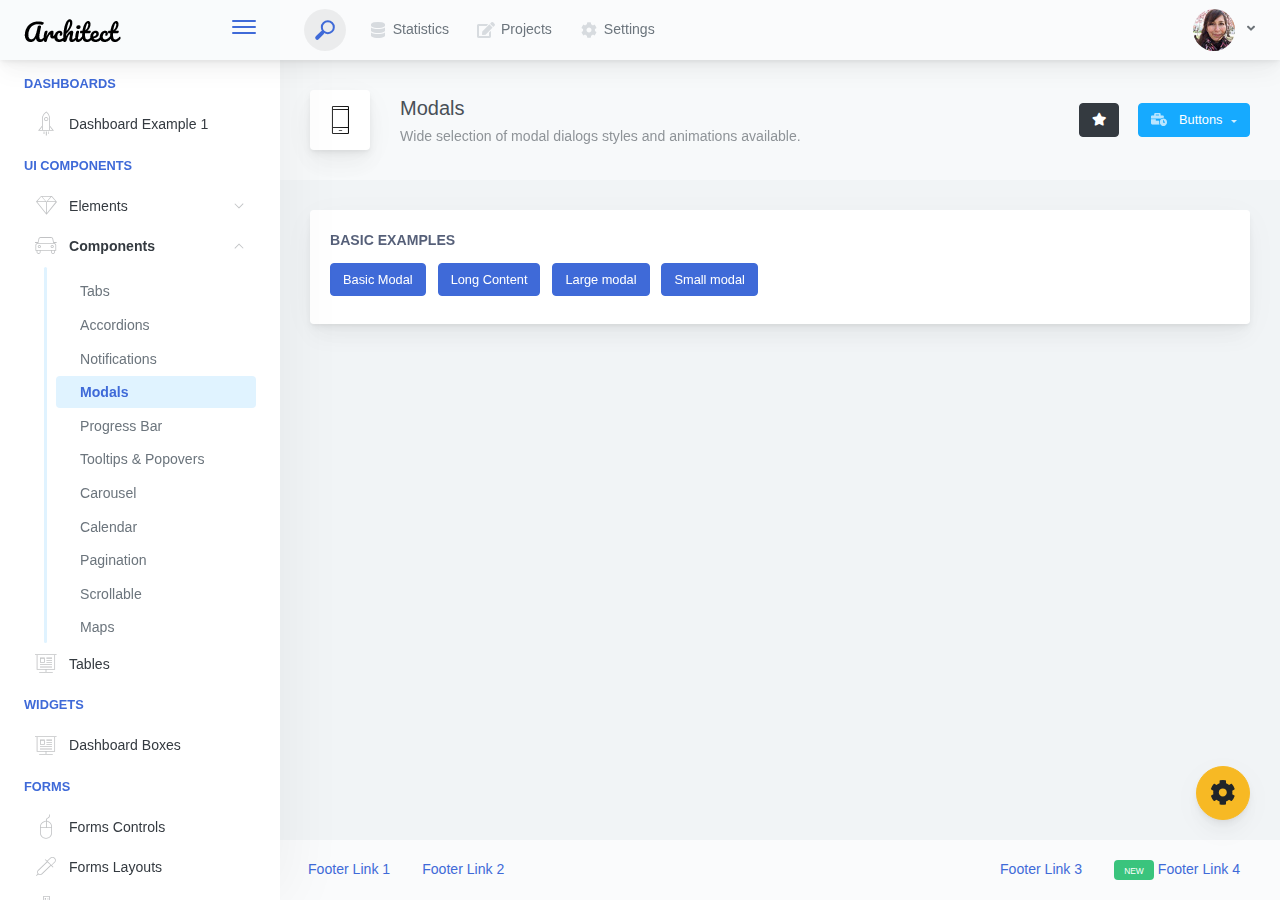
<file: tmp/architectui/components-modals.html>
<!doctype html>
<html lang="en">

<head>
    <meta charset="utf-8">
    <meta http-equiv="X-UA-Compatible" content="IE=edge">
    <meta http-equiv="Content-Language" content="en">
    <meta http-equiv="Content-Type" content="text/html; charset=utf-8"/>
    <title>Modals - Wide selection of modal dialogs styles and animations available.</title>
    <meta name="viewport" content="width=device-width, initial-scale=1, maximum-scale=1, user-scalable=no, shrink-to-fit=no" />
    <meta name="description" content="Wide selection of modal dialogs styles and animations available.">
    <meta name="msapplication-tap-highlight" content="no">
    <!--
    =========================================================
    * ArchitectUI HTML Theme Dashboard - v1.0.0
    =========================================================
    * Product Page: https://dashboardpack.com
    * Copyright 2019 DashboardPack (https://dashboardpack.com)
    * Licensed under MIT (https://github.com/DashboardPack/architectui-html-theme-free/blob/master/LICENSE)
    =========================================================
    * The above copyright notice and this permission notice shall be included in all copies or substantial portions of the Software.
    -->
<link href="./main.css" rel="stylesheet"></head>
<body>
    <div class="app-container app-theme-white body-tabs-shadow fixed-sidebar fixed-header">
        <div class="app-header header-shadow">
            <div class="app-header__logo">
                <div class="logo-src"></div>
                <div class="header__pane ml-auto">
                    <div>
                        <button type="button" class="hamburger close-sidebar-btn hamburger--elastic" data-class="closed-sidebar">
                            <span class="hamburger-box">
                                <span class="hamburger-inner"></span>
                            </span>
                        </button>
                    </div>
                </div>
            </div>
            <div class="app-header__mobile-menu">
                <div>
                    <button type="button" class="hamburger hamburger--elastic mobile-toggle-nav">
                        <span class="hamburger-box">
                            <span class="hamburger-inner"></span>
                        </span>
                    </button>
                </div>
            </div>
            <div class="app-header__menu">
                <span>
                    <button type="button" class="btn-icon btn-icon-only btn btn-primary btn-sm mobile-toggle-header-nav">
                        <span class="btn-icon-wrapper">
                            <i class="fa fa-ellipsis-v fa-w-6"></i>
                        </span>
                    </button>
                </span>
            </div>    <div class="app-header__content">
                <div class="app-header-left">
                    <div class="search-wrapper">
                        <div class="input-holder">
                            <input type="text" class="search-input" placeholder="Type to search">
                            <button class="search-icon"><span></span></button>
                        </div>
                        <button class="close"></button>
                    </div>
                    <ul class="header-menu nav">
                        <li class="nav-item">
                            <a href="javascript:void(0);" class="nav-link">
                                <i class="nav-link-icon fa fa-database"> </i>
                                Statistics
                            </a>
                        </li>
                        <li class="btn-group nav-item">
                            <a href="javascript:void(0);" class="nav-link">
                                <i class="nav-link-icon fa fa-edit"></i>
                                Projects
                            </a>
                        </li>
                        <li class="dropdown nav-item">
                            <a href="javascript:void(0);" class="nav-link">
                                <i class="nav-link-icon fa fa-cog"></i>
                                Settings
                            </a>
                        </li>
                    </ul>        </div>
                <div class="app-header-right">
                    <div class="header-btn-lg pr-0">
                        <div class="widget-content p-0">
                            <div class="widget-content-wrapper">
                                <div class="widget-content-left">
                                    <div class="btn-group">
                                        <a data-toggle="dropdown" aria-haspopup="true" aria-expanded="false" class="p-0 btn">
                                            <img width="42" class="rounded-circle" src="assets/images/avatars/1.jpg" alt="">
                                            <i class="fa fa-angle-down ml-2 opacity-8"></i>
                                        </a>
                                        <div tabindex="-1" role="menu" aria-hidden="true" class="dropdown-menu dropdown-menu-right">
                                            <button type="button" tabindex="0" class="dropdown-item">User Account</button>
                                            <button type="button" tabindex="0" class="dropdown-item">Settings</button>
                                            <h6 tabindex="-1" class="dropdown-header">Header</h6>
                                            <button type="button" tabindex="0" class="dropdown-item">Actions</button>
                                            <div tabindex="-1" class="dropdown-divider"></div>
                                            <button type="button" tabindex="0" class="dropdown-item">Dividers</button>
                                        </div>
                                    </div>
                                </div>
                                <div class="widget-content-left  ml-3 header-user-info">
                                    <div class="widget-heading">
                                        Alina Mclourd
                                    </div>
                                    <div class="widget-subheading">
                                        VP People Manager
                                    </div>
                                </div>
                                <div class="widget-content-right header-user-info ml-3">
                                    <button type="button" class="btn-shadow p-1 btn btn-primary btn-sm show-toastr-example">
                                        <i class="fa text-white fa-calendar pr-1 pl-1"></i>
                                    </button>
                                </div>
                            </div>
                        </div>
                    </div>        </div>
            </div>
        </div>        <div class="ui-theme-settings">
            <button type="button" id="TooltipDemo" class="btn-open-options btn btn-warning">
                <i class="fa fa-cog fa-w-16 fa-spin fa-2x"></i>
            </button>
            <div class="theme-settings__inner">
                <div class="scrollbar-container">
                    <div class="theme-settings__options-wrapper">
                        <h3 class="themeoptions-heading">Layout Options
                        </h3>
                        <div class="p-3">
                            <ul class="list-group">
                                <li class="list-group-item">
                                    <div class="widget-content p-0">
                                        <div class="widget-content-wrapper">
                                            <div class="widget-content-left mr-3">
                                                <div class="switch has-switch switch-container-class" data-class="fixed-header">
                                                    <div class="switch-animate switch-on">
                                                        <input type="checkbox" checked data-toggle="toggle" data-onstyle="success">
                                                    </div>
                                                </div>
                                            </div>
                                            <div class="widget-content-left">
                                                <div class="widget-heading">Fixed Header
                                                </div>
                                                <div class="widget-subheading">Makes the header top fixed, always visible!
                                                </div>
                                            </div>
                                        </div>
                                    </div>
                                </li>
                                <li class="list-group-item">
                                    <div class="widget-content p-0">
                                        <div class="widget-content-wrapper">
                                            <div class="widget-content-left mr-3">
                                                <div class="switch has-switch switch-container-class" data-class="fixed-sidebar">
                                                    <div class="switch-animate switch-on">
                                                        <input type="checkbox" checked data-toggle="toggle" data-onstyle="success">
                                                    </div>
                                                </div>
                                            </div>
                                            <div class="widget-content-left">
                                                <div class="widget-heading">Fixed Sidebar
                                                </div>
                                                <div class="widget-subheading">Makes the sidebar left fixed, always visible!
                                                </div>
                                            </div>
                                        </div>
                                    </div>
                                </li>
                                <li class="list-group-item">
                                    <div class="widget-content p-0">
                                        <div class="widget-content-wrapper">
                                            <div class="widget-content-left mr-3">
                                                <div class="switch has-switch switch-container-class" data-class="fixed-footer">
                                                    <div class="switch-animate switch-off">
                                                        <input type="checkbox" data-toggle="toggle" data-onstyle="success">
                                                    </div>
                                                </div>
                                            </div>
                                            <div class="widget-content-left">
                                                <div class="widget-heading">Fixed Footer
                                                </div>
                                                <div class="widget-subheading">Makes the app footer bottom fixed, always visible!
                                                </div>
                                            </div>
                                        </div>
                                    </div>
                                </li>
                            </ul>
                        </div>
                        <h3 class="themeoptions-heading">
                            <div>
                                Header Options
                            </div>
                            <button type="button" class="btn-pill btn-shadow btn-wide ml-auto btn btn-focus btn-sm switch-header-cs-class" data-class="">
                                Restore Default
                            </button>
                        </h3>
                        <div class="p-3">
                            <ul class="list-group">
                                <li class="list-group-item">
                                    <h5 class="pb-2">Choose Color Scheme
                                    </h5>
                                    <div class="theme-settings-swatches">
                                        <div class="swatch-holder bg-primary switch-header-cs-class" data-class="bg-primary header-text-light">
                                        </div>
                                        <div class="swatch-holder bg-secondary switch-header-cs-class" data-class="bg-secondary header-text-light">
                                        </div>
                                        <div class="swatch-holder bg-success switch-header-cs-class" data-class="bg-success header-text-dark">
                                        </div>
                                        <div class="swatch-holder bg-info switch-header-cs-class" data-class="bg-info header-text-dark">
                                        </div>
                                        <div class="swatch-holder bg-warning switch-header-cs-class" data-class="bg-warning header-text-dark">
                                        </div>
                                        <div class="swatch-holder bg-danger switch-header-cs-class" data-class="bg-danger header-text-light">
                                        </div>
                                        <div class="swatch-holder bg-light switch-header-cs-class" data-class="bg-light header-text-dark">
                                        </div>
                                        <div class="swatch-holder bg-dark switch-header-cs-class" data-class="bg-dark header-text-light">
                                        </div>
                                        <div class="swatch-holder bg-focus switch-header-cs-class" data-class="bg-focus header-text-light">
                                        </div>
                                        <div class="swatch-holder bg-alternate switch-header-cs-class" data-class="bg-alternate header-text-light">
                                        </div>
                                        <div class="divider">
                                        </div>
                                        <div class="swatch-holder bg-vicious-stance switch-header-cs-class" data-class="bg-vicious-stance header-text-light">
                                        </div>
                                        <div class="swatch-holder bg-midnight-bloom switch-header-cs-class" data-class="bg-midnight-bloom header-text-light">
                                        </div>
                                        <div class="swatch-holder bg-night-sky switch-header-cs-class" data-class="bg-night-sky header-text-light">
                                        </div>
                                        <div class="swatch-holder bg-slick-carbon switch-header-cs-class" data-class="bg-slick-carbon header-text-light">
                                        </div>
                                        <div class="swatch-holder bg-asteroid switch-header-cs-class" data-class="bg-asteroid header-text-light">
                                        </div>
                                        <div class="swatch-holder bg-royal switch-header-cs-class" data-class="bg-royal header-text-light">
                                        </div>
                                        <div class="swatch-holder bg-warm-flame switch-header-cs-class" data-class="bg-warm-flame header-text-dark">
                                        </div>
                                        <div class="swatch-holder bg-night-fade switch-header-cs-class" data-class="bg-night-fade header-text-dark">
                                        </div>
                                        <div class="swatch-holder bg-sunny-morning switch-header-cs-class" data-class="bg-sunny-morning header-text-dark">
                                        </div>
                                        <div class="swatch-holder bg-tempting-azure switch-header-cs-class" data-class="bg-tempting-azure header-text-dark">
                                        </div>
                                        <div class="swatch-holder bg-amy-crisp switch-header-cs-class" data-class="bg-amy-crisp header-text-dark">
                                        </div>
                                        <div class="swatch-holder bg-heavy-rain switch-header-cs-class" data-class="bg-heavy-rain header-text-dark">
                                        </div>
                                        <div class="swatch-holder bg-mean-fruit switch-header-cs-class" data-class="bg-mean-fruit header-text-dark">
                                        </div>
                                        <div class="swatch-holder bg-malibu-beach switch-header-cs-class" data-class="bg-malibu-beach header-text-light">
                                        </div>
                                        <div class="swatch-holder bg-deep-blue switch-header-cs-class" data-class="bg-deep-blue header-text-dark">
                                        </div>
                                        <div class="swatch-holder bg-ripe-malin switch-header-cs-class" data-class="bg-ripe-malin header-text-light">
                                        </div>
                                        <div class="swatch-holder bg-arielle-smile switch-header-cs-class" data-class="bg-arielle-smile header-text-light">
                                        </div>
                                        <div class="swatch-holder bg-plum-plate switch-header-cs-class" data-class="bg-plum-plate header-text-light">
                                        </div>
                                        <div class="swatch-holder bg-happy-fisher switch-header-cs-class" data-class="bg-happy-fisher header-text-dark">
                                        </div>
                                        <div class="swatch-holder bg-happy-itmeo switch-header-cs-class" data-class="bg-happy-itmeo header-text-light">
                                        </div>
                                        <div class="swatch-holder bg-mixed-hopes switch-header-cs-class" data-class="bg-mixed-hopes header-text-light">
                                        </div>
                                        <div class="swatch-holder bg-strong-bliss switch-header-cs-class" data-class="bg-strong-bliss header-text-light">
                                        </div>
                                        <div class="swatch-holder bg-grow-early switch-header-cs-class" data-class="bg-grow-early header-text-light">
                                        </div>
                                        <div class="swatch-holder bg-love-kiss switch-header-cs-class" data-class="bg-love-kiss header-text-light">
                                        </div>
                                        <div class="swatch-holder bg-premium-dark switch-header-cs-class" data-class="bg-premium-dark header-text-light">
                                        </div>
                                        <div class="swatch-holder bg-happy-green switch-header-cs-class" data-class="bg-happy-green header-text-light">
                                        </div>
                                    </div>
                                </li>
                            </ul>
                        </div>
                        <h3 class="themeoptions-heading">
                            <div>Sidebar Options</div>
                            <button type="button" class="btn-pill btn-shadow btn-wide ml-auto btn btn-focus btn-sm switch-sidebar-cs-class" data-class="">
                                Restore Default
                            </button>
                        </h3>
                        <div class="p-3">
                            <ul class="list-group">
                                <li class="list-group-item">
                                    <h5 class="pb-2">Choose Color Scheme
                                    </h5>
                                    <div class="theme-settings-swatches">
                                        <div class="swatch-holder bg-primary switch-sidebar-cs-class" data-class="bg-primary sidebar-text-light">
                                        </div>
                                        <div class="swatch-holder bg-secondary switch-sidebar-cs-class" data-class="bg-secondary sidebar-text-light">
                                        </div>
                                        <div class="swatch-holder bg-success switch-sidebar-cs-class" data-class="bg-success sidebar-text-dark">
                                        </div>
                                        <div class="swatch-holder bg-info switch-sidebar-cs-class" data-class="bg-info sidebar-text-dark">
                                        </div>
                                        <div class="swatch-holder bg-warning switch-sidebar-cs-class" data-class="bg-warning sidebar-text-dark">
                                        </div>
                                        <div class="swatch-holder bg-danger switch-sidebar-cs-class" data-class="bg-danger sidebar-text-light">
                                        </div>
                                        <div class="swatch-holder bg-light switch-sidebar-cs-class" data-class="bg-light sidebar-text-dark">
                                        </div>
                                        <div class="swatch-holder bg-dark switch-sidebar-cs-class" data-class="bg-dark sidebar-text-light">
                                        </div>
                                        <div class="swatch-holder bg-focus switch-sidebar-cs-class" data-class="bg-focus sidebar-text-light">
                                        </div>
                                        <div class="swatch-holder bg-alternate switch-sidebar-cs-class" data-class="bg-alternate sidebar-text-light">
                                        </div>
                                        <div class="divider">
                                        </div>
                                        <div class="swatch-holder bg-vicious-stance switch-sidebar-cs-class" data-class="bg-vicious-stance sidebar-text-light">
                                        </div>
                                        <div class="swatch-holder bg-midnight-bloom switch-sidebar-cs-class" data-class="bg-midnight-bloom sidebar-text-light">
                                        </div>
                                        <div class="swatch-holder bg-night-sky switch-sidebar-cs-class" data-class="bg-night-sky sidebar-text-light">
                                        </div>
                                        <div class="swatch-holder bg-slick-carbon switch-sidebar-cs-class" data-class="bg-slick-carbon sidebar-text-light">
                                        </div>
                                        <div class="swatch-holder bg-asteroid switch-sidebar-cs-class" data-class="bg-asteroid sidebar-text-light">
                                        </div>
                                        <div class="swatch-holder bg-royal switch-sidebar-cs-class" data-class="bg-royal sidebar-text-light">
                                        </div>
                                        <div class="swatch-holder bg-warm-flame switch-sidebar-cs-class" data-class="bg-warm-flame sidebar-text-dark">
                                        </div>
                                        <div class="swatch-holder bg-night-fade switch-sidebar-cs-class" data-class="bg-night-fade sidebar-text-dark">
                                        </div>
                                        <div class="swatch-holder bg-sunny-morning switch-sidebar-cs-class" data-class="bg-sunny-morning sidebar-text-dark">
                                        </div>
                                        <div class="swatch-holder bg-tempting-azure switch-sidebar-cs-class" data-class="bg-tempting-azure sidebar-text-dark">
                                        </div>
                                        <div class="swatch-holder bg-amy-crisp switch-sidebar-cs-class" data-class="bg-amy-crisp sidebar-text-dark">
                                        </div>
                                        <div class="swatch-holder bg-heavy-rain switch-sidebar-cs-class" data-class="bg-heavy-rain sidebar-text-dark">
                                        </div>
                                        <div class="swatch-holder bg-mean-fruit switch-sidebar-cs-class" data-class="bg-mean-fruit sidebar-text-dark">
                                        </div>
                                        <div class="swatch-holder bg-malibu-beach switch-sidebar-cs-class" data-class="bg-malibu-beach sidebar-text-light">
                                        </div>
                                        <div class="swatch-holder bg-deep-blue switch-sidebar-cs-class" data-class="bg-deep-blue sidebar-text-dark">
                                        </div>
                                        <div class="swatch-holder bg-ripe-malin switch-sidebar-cs-class" data-class="bg-ripe-malin sidebar-text-light">
                                        </div>
                                        <div class="swatch-holder bg-arielle-smile switch-sidebar-cs-class" data-class="bg-arielle-smile sidebar-text-light">
                                        </div>
                                        <div class="swatch-holder bg-plum-plate switch-sidebar-cs-class" data-class="bg-plum-plate sidebar-text-light">
                                        </div>
                                        <div class="swatch-holder bg-happy-fisher switch-sidebar-cs-class" data-class="bg-happy-fisher sidebar-text-dark">
                                        </div>
                                        <div class="swatch-holder bg-happy-itmeo switch-sidebar-cs-class" data-class="bg-happy-itmeo sidebar-text-light">
                                        </div>
                                        <div class="swatch-holder bg-mixed-hopes switch-sidebar-cs-class" data-class="bg-mixed-hopes sidebar-text-light">
                                        </div>
                                        <div class="swatch-holder bg-strong-bliss switch-sidebar-cs-class" data-class="bg-strong-bliss sidebar-text-light">
                                        </div>
                                        <div class="swatch-holder bg-grow-early switch-sidebar-cs-class" data-class="bg-grow-early sidebar-text-light">
                                        </div>
                                        <div class="swatch-holder bg-love-kiss switch-sidebar-cs-class" data-class="bg-love-kiss sidebar-text-light">
                                        </div>
                                        <div class="swatch-holder bg-premium-dark switch-sidebar-cs-class" data-class="bg-premium-dark sidebar-text-light">
                                        </div>
                                        <div class="swatch-holder bg-happy-green switch-sidebar-cs-class" data-class="bg-happy-green sidebar-text-light">
                                        </div>
                                    </div>
                                </li>
                            </ul>
                        </div>
                        <h3 class="themeoptions-heading">
                            <div>Main Content Options</div>
                            <button type="button" class="btn-pill btn-shadow btn-wide ml-auto active btn btn-focus btn-sm">Restore Default
                            </button>
                        </h3>
                        <div class="p-3">
                            <ul class="list-group">
                                <li class="list-group-item">
                                    <h5 class="pb-2">Page Section Tabs
                                    </h5>
                                    <div class="theme-settings-swatches">
                                        <div role="group" class="mt-2 btn-group">
                                            <button type="button" class="btn-wide btn-shadow btn-primary btn btn-secondary switch-theme-class" data-class="body-tabs-line">
                                                Line
                                            </button>
                                            <button type="button" class="btn-wide btn-shadow btn-primary active btn btn-secondary switch-theme-class" data-class="body-tabs-shadow">
                                                Shadow
                                            </button>
                                        </div>
                                    </div>
                                </li>
                            </ul>
                        </div>
                    </div>
                </div>
            </div>
        </div>        <div class="app-main">
                <div class="app-sidebar sidebar-shadow">
                    <div class="app-header__logo">
                        <div class="logo-src"></div>
                        <div class="header__pane ml-auto">
                            <div>
                                <button type="button" class="hamburger close-sidebar-btn hamburger--elastic" data-class="closed-sidebar">
                                    <span class="hamburger-box">
                                        <span class="hamburger-inner"></span>
                                    </span>
                                </button>
                            </div>
                        </div>
                    </div>
                    <div class="app-header__mobile-menu">
                        <div>
                            <button type="button" class="hamburger hamburger--elastic mobile-toggle-nav">
                                <span class="hamburger-box">
                                    <span class="hamburger-inner"></span>
                                </span>
                            </button>
                        </div>
                    </div>
                    <div class="app-header__menu">
                        <span>
                            <button type="button" class="btn-icon btn-icon-only btn btn-primary btn-sm mobile-toggle-header-nav">
                                <span class="btn-icon-wrapper">
                                    <i class="fa fa-ellipsis-v fa-w-6"></i>
                                </span>
                            </button>
                        </span>
                    </div>    <div class="scrollbar-sidebar">
                        <div class="app-sidebar__inner">
                            <ul class="vertical-nav-menu">
                                <li class="app-sidebar__heading">Dashboards</li>
                                <li>
                                    <a href="index.html">
                                        <i class="metismenu-icon pe-7s-rocket"></i>
                                        Dashboard Example 1
                                    </a>
                                </li>
                                <li class="app-sidebar__heading">UI Components</li>
                                <li
                                    
                                    
                                    
                                    
                                    
                                    
                                    
                                    
                                >
                                    <a href="#">
                                        <i class="metismenu-icon pe-7s-diamond"></i>
                                        Elements
                                        <i class="metismenu-state-icon pe-7s-angle-down caret-left"></i>
                                    </a>
                                    <ul
                                        
                                        
                                        
                                        
                                        
                                        
                                        
                                        
                                    >
                                        <li>
                                            <a href="elements-buttons-standard.html">
                                                <i class="metismenu-icon"></i>
                                                Buttons
                                            </a>
                                        </li>
                                        <li>
                                            <a href="elements-dropdowns.html">
                                                <i class="metismenu-icon">
                                                </i>Dropdowns
                                            </a>
                                        </li>
                                        <li>
                                            <a href="elements-icons.html">
                                                <i class="metismenu-icon">
                                                </i>Icons
                                            </a>
                                        </li>
                                        <li>
                                            <a href="elements-badges-labels.html">
                                                <i class="metismenu-icon">
                                                </i>Badges
                                            </a>
                                        </li>
                                        <li>
                                            <a href="elements-cards.html">
                                                <i class="metismenu-icon">
                                                </i>Cards
                                            </a>
                                        </li>
                                        <li>
                                            <a href="elements-list-group.html">
                                                <i class="metismenu-icon">
                                                </i>List Groups
                                            </a>
                                        </li>
                                        <li>
                                            <a href="elements-navigation.html">
                                                <i class="metismenu-icon">
                                                </i>Navigation Menus
                                            </a>
                                        </li>
                                        <li>
                                            <a href="elements-utilities.html">
                                                <i class="metismenu-icon">
                                                </i>Utilities
                                            </a>
                                        </li>
                                    </ul>
                                </li>
                                <li
                                    
                                    
                                    
                                     class="mm-active"
                                    
                                    
                                    
                                    
                                    
                                    
                                    
                                >
                                    <a href="#">
                                        <i class="metismenu-icon pe-7s-car"></i>
                                        Components
                                        <i class="metismenu-state-icon pe-7s-angle-down caret-left"></i>
                                    </a>
                                    <ul
                                        
                                        
                                        
                                         class="mm-show"
                                        
                                        
                                        
                                        
                                        
                                        
                                        
                                    >
                                        <li>
                                            <a href="components-tabs.html">
                                                <i class="metismenu-icon">
                                                </i>Tabs
                                            </a>
                                        </li>
                                        <li>
                                            <a href="components-accordions.html">
                                                <i class="metismenu-icon">
                                                </i>Accordions
                                            </a>
                                        </li>
                                        <li>
                                            <a href="components-notifications.html">
                                                <i class="metismenu-icon">
                                                </i>Notifications
                                            </a>
                                        </li>
                                        <li>
                                            <a href="components-modals.html" class="mm-active">
                                                <i class="metismenu-icon">
                                                </i>Modals
                                            </a>
                                        </li>
                                        <li>
                                            <a href="components-progress-bar.html">
                                                <i class="metismenu-icon">
                                                </i>Progress Bar
                                            </a>
                                        </li>
                                        <li>
                                            <a href="components-tooltips-popovers.html">
                                                <i class="metismenu-icon">
                                                </i>Tooltips &amp; Popovers
                                            </a>
                                        </li>
                                        <li>
                                            <a href="components-carousel.html">
                                                <i class="metismenu-icon">
                                                </i>Carousel
                                            </a>
                                        </li>
                                        <li>
                                            <a href="components-calendar.html">
                                                <i class="metismenu-icon">
                                                </i>Calendar
                                            </a>
                                        </li>
                                        <li>
                                            <a href="components-pagination.html">
                                                <i class="metismenu-icon">
                                                </i>Pagination
                                            </a>
                                        </li>
                                        <li>
                                            <a href="components-scrollable-elements.html">
                                                <i class="metismenu-icon">
                                                </i>Scrollable
                                            </a>
                                        </li>
                                        <li>
                                            <a href="components-maps.html">
                                                <i class="metismenu-icon">
                                                </i>Maps
                                            </a>
                                        </li>
                                    </ul>
                                </li>
                                <li  >
                                    <a href="tables-regular.html">
                                        <i class="metismenu-icon pe-7s-display2"></i>
                                        Tables
                                    </a>
                                </li>
                                <li class="app-sidebar__heading">Widgets</li>
                                <li>
                                    <a href="dashboard-boxes.html">
                                        <i class="metismenu-icon pe-7s-display2"></i>
                                        Dashboard Boxes
                                    </a>
                                </li>
                                <li class="app-sidebar__heading">Forms</li>
                                <li>
                                    <a href="forms-controls.html">
                                        <i class="metismenu-icon pe-7s-mouse">
                                        </i>Forms Controls
                                    </a>
                                </li>
                                <li>
                                    <a href="forms-layouts.html">
                                        <i class="metismenu-icon pe-7s-eyedropper">
                                        </i>Forms Layouts
                                    </a>
                                </li>
                                <li>
                                    <a href="forms-validation.html">
                                        <i class="metismenu-icon pe-7s-pendrive">
                                        </i>Forms Validation
                                    </a>
                                </li>
                                <li class="app-sidebar__heading">Charts</li>
                                <li>
                                    <a href="charts-chartjs.html">
                                        <i class="metismenu-icon pe-7s-graph2">
                                        </i>ChartJS
                                    </a>
                                </li>
                                <li class="app-sidebar__heading">PRO Version</li>
                                <li>
                                    <a href="https://dashboardpack.com/theme-details/architectui-dashboard-html-pro/" target="_blank">
                                        <i class="metismenu-icon pe-7s-graph2">
                                        </i>
                                        Upgrade to PRO
                                    </a>
                                </li>
                            </ul>
                        </div>
                    </div>
                </div>    <div class="app-main__outer">
                    <div class="app-main__inner">
                        <div class="app-page-title">
                            <div class="page-title-wrapper">
                                <div class="page-title-heading">
                                    <div class="page-title-icon">
                                        <i class="pe-7s-phone icon-gradient bg-premium-dark">
                                        </i>
                                    </div>
                                    <div>Modals
                                        <div class="page-title-subheading">Wide selection of modal dialogs styles and animations available.
                                        </div>
                                    </div>
                                </div>
                                <div class="page-title-actions">
                                    <button type="button" data-toggle="tooltip" title="Example Tooltip" data-placement="bottom" class="btn-shadow mr-3 btn btn-dark">
                                        <i class="fa fa-star"></i>
                                    </button>
                                    <div class="d-inline-block dropdown">
                                        <button type="button" data-toggle="dropdown" aria-haspopup="true" aria-expanded="false" class="btn-shadow dropdown-toggle btn btn-info">
                                            <span class="btn-icon-wrapper pr-2 opacity-7">
                                                <i class="fa fa-business-time fa-w-20"></i>
                                            </span>
                                            Buttons
                                        </button>
                                        <div tabindex="-1" role="menu" aria-hidden="true" class="dropdown-menu dropdown-menu-right">
                                            <ul class="nav flex-column">
                                                <li class="nav-item">
                                                    <a href="javascript:void(0);" class="nav-link">
                                                        <i class="nav-link-icon lnr-inbox"></i>
                                                        <span>
                                                            Inbox
                                                        </span>
                                                        <div class="ml-auto badge badge-pill badge-secondary">86</div>
                                                    </a>
                                                </li>
                                                <li class="nav-item">
                                                    <a href="javascript:void(0);" class="nav-link">
                                                        <i class="nav-link-icon lnr-book"></i>
                                                        <span>
                                                            Book
                                                        </span>
                                                        <div class="ml-auto badge badge-pill badge-danger">5</div>
                                                    </a>
                                                </li>
                                                <li class="nav-item">
                                                    <a href="javascript:void(0);" class="nav-link">
                                                        <i class="nav-link-icon lnr-picture"></i>
                                                        <span>
                                                            Picture
                                                        </span>
                                                    </a>
                                                </li>
                                                <li class="nav-item">
                                                    <a disabled href="javascript:void(0);" class="nav-link disabled">
                                                        <i class="nav-link-icon lnr-file-empty"></i>
                                                        <span>
                                                            File Disabled
                                                        </span>
                                                    </a>
                                                </li>
                                            </ul>
                                        </div>
                                    </div>
                                </div>    </div>
                        </div>            <div class="row">
                            <div class="col-md-12">
                                <div class="main-card mb-3 card">
                                    <div class="card-body">
                                        <div class="card-title">Basic Examples</div>
                                        <!-- Button trigger modal -->
                                        <button type="button" class="btn mr-2 mb-2 btn-primary" data-toggle="modal" data-target="#exampleModal">
                                            Basic Modal
                                        </button>
                                        <!-- Button trigger modal -->
                                        <button type="button" class="btn mr-2 mb-2 btn-primary" data-toggle="modal" data-target="#exampleModalLong">
                                            Long Content
                                        </button>
                                        <button type="button" class="btn mr-2 mb-2 btn-primary" data-toggle="modal" data-target=".bd-example-modal-lg">Large modal</button>
                                        <button type="button" class="btn mr-2 mb-2 btn-primary" data-toggle="modal" data-target=".bd-example-modal-sm">Small modal</button>
                                    </div>
                                </div>
                            </div>
                        </div>
                    </div>
                    <div class="app-wrapper-footer">
                        <div class="app-footer">
                            <div class="app-footer__inner">
                                <div class="app-footer-left">
                                    <ul class="nav">
                                        <li class="nav-item">
                                            <a href="javascript:void(0);" class="nav-link">
                                                Footer Link 1
                                            </a>
                                        </li>
                                        <li class="nav-item">
                                            <a href="javascript:void(0);" class="nav-link">
                                                Footer Link 2
                                            </a>
                                        </li>
                                    </ul>
                                </div>
                                <div class="app-footer-right">
                                    <ul class="nav">
                                        <li class="nav-item">
                                            <a href="javascript:void(0);" class="nav-link">
                                                Footer Link 3
                                            </a>
                                        </li>
                                        <li class="nav-item">
                                            <a href="javascript:void(0);" class="nav-link">
                                                <div class="badge badge-success mr-1 ml-0">
                                                    <small>NEW</small>
                                                </div>
                                                Footer Link 4
                                            </a>
                                        </li>
                                    </ul>
                                </div>
                            </div>
                        </div>
                    </div>    </div>
        </div>
    </div>
<script type="text/javascript" src="./assets/scripts/main.js"></script></body>
</html>


<!-- Large modal -->

<div class="modal fade bd-example-modal-lg" tabindex="-1" role="dialog" aria-labelledby="myLargeModalLabel" aria-hidden="true">
    <div class="modal-dialog modal-lg">
        <div class="modal-content">
            <div class="modal-header">
                <h5 class="modal-title" id="exampleModalLongTitle">Modal title</h5>
                <button type="button" class="close" data-dismiss="modal" aria-label="Close">
                    <span aria-hidden="true">&times;</span>
                </button>
            </div>
            <div class="modal-body">
                <p>Cras mattis consectetur purus sit amet fermentum. Cras justo odio, dapibus ac facilisis in, egestas eget quam. Morbi leo risus, porta ac consectetur ac, vestibulum at eros.</p>
                <p>Praesent commodo cursus magna, vel scelerisque nisl consectetur et. Vivamus sagittis lacus vel augue laoreet rutrum faucibus dolor auctor.</p>
            </div>
            <div class="modal-footer">
                <button type="button" class="btn btn-secondary" data-dismiss="modal">Close</button>
                <button type="button" class="btn btn-primary">Save changes</button>
            </div>
        </div>
    </div>
</div>

<!-- Small modal -->

<div class="modal fade bd-example-modal-sm" tabindex="-1" role="dialog" aria-labelledby="mySmallModalLabel" aria-hidden="true">
    <div class="modal-dialog modal-sm">
        <div class="modal-content">
            <div class="modal-header">
                <h5 class="modal-title" id="exampleModalLongTitle">Modal title</h5>
                <button type="button" class="close" data-dismiss="modal" aria-label="Close">
                    <span aria-hidden="true">&times;</span>
                </button>
            </div>
            <div class="modal-body">
                <p>Praesent commodo cursus magna, vel scelerisque nisl consectetur et. Vivamus sagittis lacus vel augue laoreet rutrum faucibus dolor auctor.</p>
            </div>
            <div class="modal-footer">
                <button type="button" class="btn btn-secondary" data-dismiss="modal">Close</button>
                <button type="button" class="btn btn-primary">Save changes</button>
            </div>
        </div>
    </div>
</div>

<!-- Modal -->
<div class="modal fade" id="exampleModalLong" tabindex="-1" role="dialog" aria-labelledby="exampleModalLongTitle" aria-hidden="true">
    <div class="modal-dialog" role="document">
        <div class="modal-content">
            <div class="modal-header">
                <h5 class="modal-title" id="exampleModalLongTitle">Modal title</h5>
                <button type="button" class="close" data-dismiss="modal" aria-label="Close">
                    <span aria-hidden="true">&times;</span>
                </button>
            </div>
            <div class="modal-body">
                <p>Cras mattis consectetur purus sit amet fermentum. Cras justo odio, dapibus ac facilisis in, egestas eget quam. Morbi leo risus, porta ac consectetur ac, vestibulum at eros.</p>
                <p>Praesent commodo cursus magna, vel scelerisque nisl consectetur et. Vivamus sagittis lacus vel augue laoreet rutrum faucibus dolor auctor.</p>
                <p>Aenean lacinia bibendum nulla sed consectetur. Praesent commodo cursus magna, vel scelerisque nisl consectetur et. Donec sed odio dui. Donec ullamcorper nulla non metus auctor fringilla.</p>
                <p>Cras mattis consectetur purus sit amet fermentum. Cras justo odio, dapibus ac facilisis in, egestas eget quam. Morbi leo risus, porta ac consectetur ac, vestibulum at eros.</p>
                <p>Praesent commodo cursus magna, vel scelerisque nisl consectetur et. Vivamus sagittis lacus vel augue laoreet rutrum faucibus dolor auctor.</p>
                <p>Aenean lacinia bibendum nulla sed consectetur. Praesent commodo cursus magna, vel scelerisque nisl consectetur et. Donec sed odio dui. Donec ullamcorper nulla non metus auctor fringilla.</p>
                <p>Cras mattis consectetur purus sit amet fermentum. Cras justo odio, dapibus ac facilisis in, egestas eget quam. Morbi leo risus, porta ac consectetur ac, vestibulum at eros.</p>
                <p>Praesent commodo cursus magna, vel scelerisque nisl consectetur et. Vivamus sagittis lacus vel augue laoreet rutrum faucibus dolor auctor.</p>
                <p>Aenean lacinia bibendum nulla sed consectetur. Praesent commodo cursus magna, vel scelerisque nisl consectetur et. Donec sed odio dui. Donec ullamcorper nulla non metus auctor fringilla.</p>
                <p>Cras mattis consectetur purus sit amet fermentum. Cras justo odio, dapibus ac facilisis in, egestas eget quam. Morbi leo risus, porta ac consectetur ac, vestibulum at eros.</p>
                <p>Praesent commodo cursus magna, vel scelerisque nisl consectetur et. Vivamus sagittis lacus vel augue laoreet rutrum faucibus dolor auctor.</p>
                <p>Aenean lacinia bibendum nulla sed consectetur. Praesent commodo cursus magna, vel scelerisque nisl consectetur et. Donec sed odio dui. Donec ullamcorper nulla non metus auctor fringilla.</p>
                <p>Cras mattis consectetur purus sit amet fermentum. Cras justo odio, dapibus ac facilisis in, egestas eget quam. Morbi leo risus, porta ac consectetur ac, vestibulum at eros.</p>
                <p>Praesent commodo cursus magna, vel scelerisque nisl consectetur et. Vivamus sagittis lacus vel augue laoreet rutrum faucibus dolor auctor.</p>
                <p>Aenean lacinia bibendum nulla sed consectetur. Praesent commodo cursus magna, vel scelerisque nisl consectetur et. Donec sed odio dui. Donec ullamcorper nulla non metus auctor fringilla.</p>
                <p>Cras mattis consectetur purus sit amet fermentum. Cras justo odio, dapibus ac facilisis in, egestas eget quam. Morbi leo risus, porta ac consectetur ac, vestibulum at eros.</p>
                <p>Praesent commodo cursus magna, vel scelerisque nisl consectetur et. Vivamus sagittis lacus vel augue laoreet rutrum faucibus dolor auctor.</p>
                <p>Aenean lacinia bibendum nulla sed consectetur. Praesent commodo cursus magna, vel scelerisque nisl consectetur et. Donec sed odio dui. Donec ullamcorper nulla non metus auctor fringilla.</p>
            </div>
            <div class="modal-footer">
                <button type="button" class="btn btn-secondary" data-dismiss="modal">Close</button>
                <button type="button" class="btn btn-primary">Save changes</button>
            </div>
        </div>
    </div>
</div>
<!-- Modal -->
<div class="modal fade" id="exampleModal" tabindex="-1" role="dialog" aria-labelledby="exampleModalLabel" aria-hidden="true">
    <div class="modal-dialog" role="document">
        <div class="modal-content">
            <div class="modal-header">
                <h5 class="modal-title" id="exampleModalLabel">Modal title</h5>
                <button type="button" class="close" data-dismiss="modal" aria-label="Close">
                    <span aria-hidden="true">&times;</span>
                </button>
            </div>
            <div class="modal-body">
                <p class="mb-0">Lorem Ipsum has been the industry's standard dummy text ever since the 1500s, when an unknown printer took a galley of type and scrambled.</p>
            </div>
            <div class="modal-footer">
                <button type="button" class="btn btn-secondary" data-dismiss="modal">Close</button>
                <button type="button" class="btn btn-primary">Save changes</button>
            </div>
        </div>
    </div>
</div>
</file>
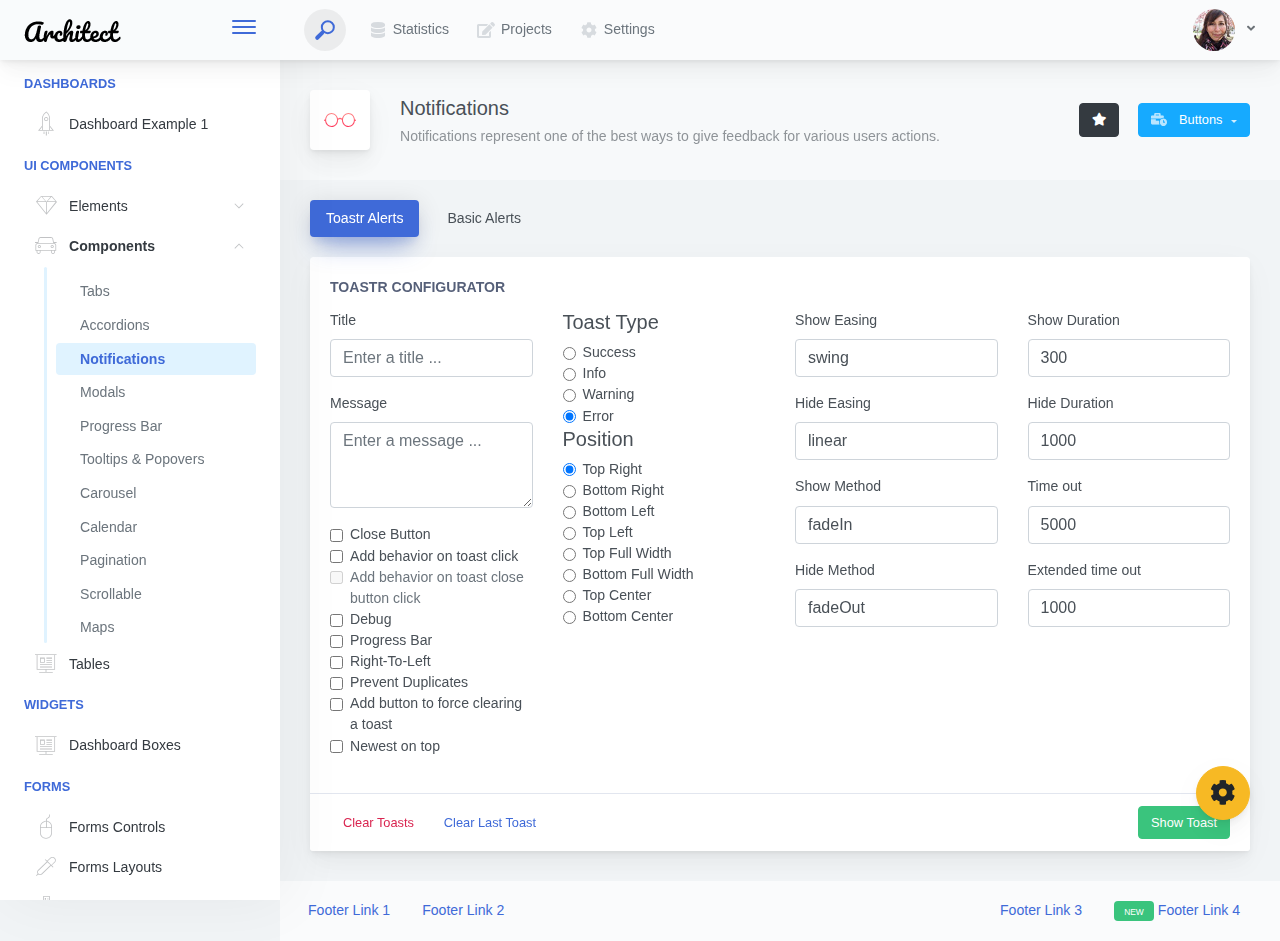
<file: tmp/architectui/components-notifications.html>
<!doctype html>
<html lang="en">

<head>
    <meta charset="utf-8">
    <meta http-equiv="X-UA-Compatible" content="IE=edge">
    <meta http-equiv="Content-Language" content="en">
    <meta http-equiv="Content-Type" content="text/html; charset=utf-8"/>
    <title>Notifications - Notifications represent one of the best ways to give feedback for various users actions.</title>
    <meta name="viewport" content="width=device-width, initial-scale=1, maximum-scale=1, user-scalable=no, shrink-to-fit=no" />
    <meta name="description" content="Notifications represent one of the best ways to give feedback for various users actions.">
    <meta name="msapplication-tap-highlight" content="no">
    <!--
    =========================================================
    * ArchitectUI HTML Theme Dashboard - v1.0.0
    =========================================================
    * Product Page: https://dashboardpack.com
    * Copyright 2019 DashboardPack (https://dashboardpack.com)
    * Licensed under MIT (https://github.com/DashboardPack/architectui-html-theme-free/blob/master/LICENSE)
    =========================================================
    * The above copyright notice and this permission notice shall be included in all copies or substantial portions of the Software.
    -->
<link href="./main.css" rel="stylesheet"></head>
<body>
    <div class="app-container app-theme-white body-tabs-shadow fixed-sidebar fixed-header">
        <div class="app-header header-shadow">
            <div class="app-header__logo">
                <div class="logo-src"></div>
                <div class="header__pane ml-auto">
                    <div>
                        <button type="button" class="hamburger close-sidebar-btn hamburger--elastic" data-class="closed-sidebar">
                            <span class="hamburger-box">
                                <span class="hamburger-inner"></span>
                            </span>
                        </button>
                    </div>
                </div>
            </div>
            <div class="app-header__mobile-menu">
                <div>
                    <button type="button" class="hamburger hamburger--elastic mobile-toggle-nav">
                        <span class="hamburger-box">
                            <span class="hamburger-inner"></span>
                        </span>
                    </button>
                </div>
            </div>
            <div class="app-header__menu">
                <span>
                    <button type="button" class="btn-icon btn-icon-only btn btn-primary btn-sm mobile-toggle-header-nav">
                        <span class="btn-icon-wrapper">
                            <i class="fa fa-ellipsis-v fa-w-6"></i>
                        </span>
                    </button>
                </span>
            </div>    <div class="app-header__content">
                <div class="app-header-left">
                    <div class="search-wrapper">
                        <div class="input-holder">
                            <input type="text" class="search-input" placeholder="Type to search">
                            <button class="search-icon"><span></span></button>
                        </div>
                        <button class="close"></button>
                    </div>
                    <ul class="header-menu nav">
                        <li class="nav-item">
                            <a href="javascript:void(0);" class="nav-link">
                                <i class="nav-link-icon fa fa-database"> </i>
                                Statistics
                            </a>
                        </li>
                        <li class="btn-group nav-item">
                            <a href="javascript:void(0);" class="nav-link">
                                <i class="nav-link-icon fa fa-edit"></i>
                                Projects
                            </a>
                        </li>
                        <li class="dropdown nav-item">
                            <a href="javascript:void(0);" class="nav-link">
                                <i class="nav-link-icon fa fa-cog"></i>
                                Settings
                            </a>
                        </li>
                    </ul>        </div>
                <div class="app-header-right">
                    <div class="header-btn-lg pr-0">
                        <div class="widget-content p-0">
                            <div class="widget-content-wrapper">
                                <div class="widget-content-left">
                                    <div class="btn-group">
                                        <a data-toggle="dropdown" aria-haspopup="true" aria-expanded="false" class="p-0 btn">
                                            <img width="42" class="rounded-circle" src="assets/images/avatars/1.jpg" alt="">
                                            <i class="fa fa-angle-down ml-2 opacity-8"></i>
                                        </a>
                                        <div tabindex="-1" role="menu" aria-hidden="true" class="dropdown-menu dropdown-menu-right">
                                            <button type="button" tabindex="0" class="dropdown-item">User Account</button>
                                            <button type="button" tabindex="0" class="dropdown-item">Settings</button>
                                            <h6 tabindex="-1" class="dropdown-header">Header</h6>
                                            <button type="button" tabindex="0" class="dropdown-item">Actions</button>
                                            <div tabindex="-1" class="dropdown-divider"></div>
                                            <button type="button" tabindex="0" class="dropdown-item">Dividers</button>
                                        </div>
                                    </div>
                                </div>
                                <div class="widget-content-left  ml-3 header-user-info">
                                    <div class="widget-heading">
                                        Alina Mclourd
                                    </div>
                                    <div class="widget-subheading">
                                        VP People Manager
                                    </div>
                                </div>
                                <div class="widget-content-right header-user-info ml-3">
                                    <button type="button" class="btn-shadow p-1 btn btn-primary btn-sm show-toastr-example">
                                        <i class="fa text-white fa-calendar pr-1 pl-1"></i>
                                    </button>
                                </div>
                            </div>
                        </div>
                    </div>        </div>
            </div>
        </div>        <div class="ui-theme-settings">
            <button type="button" id="TooltipDemo" class="btn-open-options btn btn-warning">
                <i class="fa fa-cog fa-w-16 fa-spin fa-2x"></i>
            </button>
            <div class="theme-settings__inner">
                <div class="scrollbar-container">
                    <div class="theme-settings__options-wrapper">
                        <h3 class="themeoptions-heading">Layout Options
                        </h3>
                        <div class="p-3">
                            <ul class="list-group">
                                <li class="list-group-item">
                                    <div class="widget-content p-0">
                                        <div class="widget-content-wrapper">
                                            <div class="widget-content-left mr-3">
                                                <div class="switch has-switch switch-container-class" data-class="fixed-header">
                                                    <div class="switch-animate switch-on">
                                                        <input type="checkbox" checked data-toggle="toggle" data-onstyle="success">
                                                    </div>
                                                </div>
                                            </div>
                                            <div class="widget-content-left">
                                                <div class="widget-heading">Fixed Header
                                                </div>
                                                <div class="widget-subheading">Makes the header top fixed, always visible!
                                                </div>
                                            </div>
                                        </div>
                                    </div>
                                </li>
                                <li class="list-group-item">
                                    <div class="widget-content p-0">
                                        <div class="widget-content-wrapper">
                                            <div class="widget-content-left mr-3">
                                                <div class="switch has-switch switch-container-class" data-class="fixed-sidebar">
                                                    <div class="switch-animate switch-on">
                                                        <input type="checkbox" checked data-toggle="toggle" data-onstyle="success">
                                                    </div>
                                                </div>
                                            </div>
                                            <div class="widget-content-left">
                                                <div class="widget-heading">Fixed Sidebar
                                                </div>
                                                <div class="widget-subheading">Makes the sidebar left fixed, always visible!
                                                </div>
                                            </div>
                                        </div>
                                    </div>
                                </li>
                                <li class="list-group-item">
                                    <div class="widget-content p-0">
                                        <div class="widget-content-wrapper">
                                            <div class="widget-content-left mr-3">
                                                <div class="switch has-switch switch-container-class" data-class="fixed-footer">
                                                    <div class="switch-animate switch-off">
                                                        <input type="checkbox" data-toggle="toggle" data-onstyle="success">
                                                    </div>
                                                </div>
                                            </div>
                                            <div class="widget-content-left">
                                                <div class="widget-heading">Fixed Footer
                                                </div>
                                                <div class="widget-subheading">Makes the app footer bottom fixed, always visible!
                                                </div>
                                            </div>
                                        </div>
                                    </div>
                                </li>
                            </ul>
                        </div>
                        <h3 class="themeoptions-heading">
                            <div>
                                Header Options
                            </div>
                            <button type="button" class="btn-pill btn-shadow btn-wide ml-auto btn btn-focus btn-sm switch-header-cs-class" data-class="">
                                Restore Default
                            </button>
                        </h3>
                        <div class="p-3">
                            <ul class="list-group">
                                <li class="list-group-item">
                                    <h5 class="pb-2">Choose Color Scheme
                                    </h5>
                                    <div class="theme-settings-swatches">
                                        <div class="swatch-holder bg-primary switch-header-cs-class" data-class="bg-primary header-text-light">
                                        </div>
                                        <div class="swatch-holder bg-secondary switch-header-cs-class" data-class="bg-secondary header-text-light">
                                        </div>
                                        <div class="swatch-holder bg-success switch-header-cs-class" data-class="bg-success header-text-dark">
                                        </div>
                                        <div class="swatch-holder bg-info switch-header-cs-class" data-class="bg-info header-text-dark">
                                        </div>
                                        <div class="swatch-holder bg-warning switch-header-cs-class" data-class="bg-warning header-text-dark">
                                        </div>
                                        <div class="swatch-holder bg-danger switch-header-cs-class" data-class="bg-danger header-text-light">
                                        </div>
                                        <div class="swatch-holder bg-light switch-header-cs-class" data-class="bg-light header-text-dark">
                                        </div>
                                        <div class="swatch-holder bg-dark switch-header-cs-class" data-class="bg-dark header-text-light">
                                        </div>
                                        <div class="swatch-holder bg-focus switch-header-cs-class" data-class="bg-focus header-text-light">
                                        </div>
                                        <div class="swatch-holder bg-alternate switch-header-cs-class" data-class="bg-alternate header-text-light">
                                        </div>
                                        <div class="divider">
                                        </div>
                                        <div class="swatch-holder bg-vicious-stance switch-header-cs-class" data-class="bg-vicious-stance header-text-light">
                                        </div>
                                        <div class="swatch-holder bg-midnight-bloom switch-header-cs-class" data-class="bg-midnight-bloom header-text-light">
                                        </div>
                                        <div class="swatch-holder bg-night-sky switch-header-cs-class" data-class="bg-night-sky header-text-light">
                                        </div>
                                        <div class="swatch-holder bg-slick-carbon switch-header-cs-class" data-class="bg-slick-carbon header-text-light">
                                        </div>
                                        <div class="swatch-holder bg-asteroid switch-header-cs-class" data-class="bg-asteroid header-text-light">
                                        </div>
                                        <div class="swatch-holder bg-royal switch-header-cs-class" data-class="bg-royal header-text-light">
                                        </div>
                                        <div class="swatch-holder bg-warm-flame switch-header-cs-class" data-class="bg-warm-flame header-text-dark">
                                        </div>
                                        <div class="swatch-holder bg-night-fade switch-header-cs-class" data-class="bg-night-fade header-text-dark">
                                        </div>
                                        <div class="swatch-holder bg-sunny-morning switch-header-cs-class" data-class="bg-sunny-morning header-text-dark">
                                        </div>
                                        <div class="swatch-holder bg-tempting-azure switch-header-cs-class" data-class="bg-tempting-azure header-text-dark">
                                        </div>
                                        <div class="swatch-holder bg-amy-crisp switch-header-cs-class" data-class="bg-amy-crisp header-text-dark">
                                        </div>
                                        <div class="swatch-holder bg-heavy-rain switch-header-cs-class" data-class="bg-heavy-rain header-text-dark">
                                        </div>
                                        <div class="swatch-holder bg-mean-fruit switch-header-cs-class" data-class="bg-mean-fruit header-text-dark">
                                        </div>
                                        <div class="swatch-holder bg-malibu-beach switch-header-cs-class" data-class="bg-malibu-beach header-text-light">
                                        </div>
                                        <div class="swatch-holder bg-deep-blue switch-header-cs-class" data-class="bg-deep-blue header-text-dark">
                                        </div>
                                        <div class="swatch-holder bg-ripe-malin switch-header-cs-class" data-class="bg-ripe-malin header-text-light">
                                        </div>
                                        <div class="swatch-holder bg-arielle-smile switch-header-cs-class" data-class="bg-arielle-smile header-text-light">
                                        </div>
                                        <div class="swatch-holder bg-plum-plate switch-header-cs-class" data-class="bg-plum-plate header-text-light">
                                        </div>
                                        <div class="swatch-holder bg-happy-fisher switch-header-cs-class" data-class="bg-happy-fisher header-text-dark">
                                        </div>
                                        <div class="swatch-holder bg-happy-itmeo switch-header-cs-class" data-class="bg-happy-itmeo header-text-light">
                                        </div>
                                        <div class="swatch-holder bg-mixed-hopes switch-header-cs-class" data-class="bg-mixed-hopes header-text-light">
                                        </div>
                                        <div class="swatch-holder bg-strong-bliss switch-header-cs-class" data-class="bg-strong-bliss header-text-light">
                                        </div>
                                        <div class="swatch-holder bg-grow-early switch-header-cs-class" data-class="bg-grow-early header-text-light">
                                        </div>
                                        <div class="swatch-holder bg-love-kiss switch-header-cs-class" data-class="bg-love-kiss header-text-light">
                                        </div>
                                        <div class="swatch-holder bg-premium-dark switch-header-cs-class" data-class="bg-premium-dark header-text-light">
                                        </div>
                                        <div class="swatch-holder bg-happy-green switch-header-cs-class" data-class="bg-happy-green header-text-light">
                                        </div>
                                    </div>
                                </li>
                            </ul>
                        </div>
                        <h3 class="themeoptions-heading">
                            <div>Sidebar Options</div>
                            <button type="button" class="btn-pill btn-shadow btn-wide ml-auto btn btn-focus btn-sm switch-sidebar-cs-class" data-class="">
                                Restore Default
                            </button>
                        </h3>
                        <div class="p-3">
                            <ul class="list-group">
                                <li class="list-group-item">
                                    <h5 class="pb-2">Choose Color Scheme
                                    </h5>
                                    <div class="theme-settings-swatches">
                                        <div class="swatch-holder bg-primary switch-sidebar-cs-class" data-class="bg-primary sidebar-text-light">
                                        </div>
                                        <div class="swatch-holder bg-secondary switch-sidebar-cs-class" data-class="bg-secondary sidebar-text-light">
                                        </div>
                                        <div class="swatch-holder bg-success switch-sidebar-cs-class" data-class="bg-success sidebar-text-dark">
                                        </div>
                                        <div class="swatch-holder bg-info switch-sidebar-cs-class" data-class="bg-info sidebar-text-dark">
                                        </div>
                                        <div class="swatch-holder bg-warning switch-sidebar-cs-class" data-class="bg-warning sidebar-text-dark">
                                        </div>
                                        <div class="swatch-holder bg-danger switch-sidebar-cs-class" data-class="bg-danger sidebar-text-light">
                                        </div>
                                        <div class="swatch-holder bg-light switch-sidebar-cs-class" data-class="bg-light sidebar-text-dark">
                                        </div>
                                        <div class="swatch-holder bg-dark switch-sidebar-cs-class" data-class="bg-dark sidebar-text-light">
                                        </div>
                                        <div class="swatch-holder bg-focus switch-sidebar-cs-class" data-class="bg-focus sidebar-text-light">
                                        </div>
                                        <div class="swatch-holder bg-alternate switch-sidebar-cs-class" data-class="bg-alternate sidebar-text-light">
                                        </div>
                                        <div class="divider">
                                        </div>
                                        <div class="swatch-holder bg-vicious-stance switch-sidebar-cs-class" data-class="bg-vicious-stance sidebar-text-light">
                                        </div>
                                        <div class="swatch-holder bg-midnight-bloom switch-sidebar-cs-class" data-class="bg-midnight-bloom sidebar-text-light">
                                        </div>
                                        <div class="swatch-holder bg-night-sky switch-sidebar-cs-class" data-class="bg-night-sky sidebar-text-light">
                                        </div>
                                        <div class="swatch-holder bg-slick-carbon switch-sidebar-cs-class" data-class="bg-slick-carbon sidebar-text-light">
                                        </div>
                                        <div class="swatch-holder bg-asteroid switch-sidebar-cs-class" data-class="bg-asteroid sidebar-text-light">
                                        </div>
                                        <div class="swatch-holder bg-royal switch-sidebar-cs-class" data-class="bg-royal sidebar-text-light">
                                        </div>
                                        <div class="swatch-holder bg-warm-flame switch-sidebar-cs-class" data-class="bg-warm-flame sidebar-text-dark">
                                        </div>
                                        <div class="swatch-holder bg-night-fade switch-sidebar-cs-class" data-class="bg-night-fade sidebar-text-dark">
                                        </div>
                                        <div class="swatch-holder bg-sunny-morning switch-sidebar-cs-class" data-class="bg-sunny-morning sidebar-text-dark">
                                        </div>
                                        <div class="swatch-holder bg-tempting-azure switch-sidebar-cs-class" data-class="bg-tempting-azure sidebar-text-dark">
                                        </div>
                                        <div class="swatch-holder bg-amy-crisp switch-sidebar-cs-class" data-class="bg-amy-crisp sidebar-text-dark">
                                        </div>
                                        <div class="swatch-holder bg-heavy-rain switch-sidebar-cs-class" data-class="bg-heavy-rain sidebar-text-dark">
                                        </div>
                                        <div class="swatch-holder bg-mean-fruit switch-sidebar-cs-class" data-class="bg-mean-fruit sidebar-text-dark">
                                        </div>
                                        <div class="swatch-holder bg-malibu-beach switch-sidebar-cs-class" data-class="bg-malibu-beach sidebar-text-light">
                                        </div>
                                        <div class="swatch-holder bg-deep-blue switch-sidebar-cs-class" data-class="bg-deep-blue sidebar-text-dark">
                                        </div>
                                        <div class="swatch-holder bg-ripe-malin switch-sidebar-cs-class" data-class="bg-ripe-malin sidebar-text-light">
                                        </div>
                                        <div class="swatch-holder bg-arielle-smile switch-sidebar-cs-class" data-class="bg-arielle-smile sidebar-text-light">
                                        </div>
                                        <div class="swatch-holder bg-plum-plate switch-sidebar-cs-class" data-class="bg-plum-plate sidebar-text-light">
                                        </div>
                                        <div class="swatch-holder bg-happy-fisher switch-sidebar-cs-class" data-class="bg-happy-fisher sidebar-text-dark">
                                        </div>
                                        <div class="swatch-holder bg-happy-itmeo switch-sidebar-cs-class" data-class="bg-happy-itmeo sidebar-text-light">
                                        </div>
                                        <div class="swatch-holder bg-mixed-hopes switch-sidebar-cs-class" data-class="bg-mixed-hopes sidebar-text-light">
                                        </div>
                                        <div class="swatch-holder bg-strong-bliss switch-sidebar-cs-class" data-class="bg-strong-bliss sidebar-text-light">
                                        </div>
                                        <div class="swatch-holder bg-grow-early switch-sidebar-cs-class" data-class="bg-grow-early sidebar-text-light">
                                        </div>
                                        <div class="swatch-holder bg-love-kiss switch-sidebar-cs-class" data-class="bg-love-kiss sidebar-text-light">
                                        </div>
                                        <div class="swatch-holder bg-premium-dark switch-sidebar-cs-class" data-class="bg-premium-dark sidebar-text-light">
                                        </div>
                                        <div class="swatch-holder bg-happy-green switch-sidebar-cs-class" data-class="bg-happy-green sidebar-text-light">
                                        </div>
                                    </div>
                                </li>
                            </ul>
                        </div>
                        <h3 class="themeoptions-heading">
                            <div>Main Content Options</div>
                            <button type="button" class="btn-pill btn-shadow btn-wide ml-auto active btn btn-focus btn-sm">Restore Default
                            </button>
                        </h3>
                        <div class="p-3">
                            <ul class="list-group">
                                <li class="list-group-item">
                                    <h5 class="pb-2">Page Section Tabs
                                    </h5>
                                    <div class="theme-settings-swatches">
                                        <div role="group" class="mt-2 btn-group">
                                            <button type="button" class="btn-wide btn-shadow btn-primary btn btn-secondary switch-theme-class" data-class="body-tabs-line">
                                                Line
                                            </button>
                                            <button type="button" class="btn-wide btn-shadow btn-primary active btn btn-secondary switch-theme-class" data-class="body-tabs-shadow">
                                                Shadow
                                            </button>
                                        </div>
                                    </div>
                                </li>
                            </ul>
                        </div>
                    </div>
                </div>
            </div>
        </div>        <div class="app-main">
                <div class="app-sidebar sidebar-shadow">
                    <div class="app-header__logo">
                        <div class="logo-src"></div>
                        <div class="header__pane ml-auto">
                            <div>
                                <button type="button" class="hamburger close-sidebar-btn hamburger--elastic" data-class="closed-sidebar">
                                    <span class="hamburger-box">
                                        <span class="hamburger-inner"></span>
                                    </span>
                                </button>
                            </div>
                        </div>
                    </div>
                    <div class="app-header__mobile-menu">
                        <div>
                            <button type="button" class="hamburger hamburger--elastic mobile-toggle-nav">
                                <span class="hamburger-box">
                                    <span class="hamburger-inner"></span>
                                </span>
                            </button>
                        </div>
                    </div>
                    <div class="app-header__menu">
                        <span>
                            <button type="button" class="btn-icon btn-icon-only btn btn-primary btn-sm mobile-toggle-header-nav">
                                <span class="btn-icon-wrapper">
                                    <i class="fa fa-ellipsis-v fa-w-6"></i>
                                </span>
                            </button>
                        </span>
                    </div>    <div class="scrollbar-sidebar">
                        <div class="app-sidebar__inner">
                            <ul class="vertical-nav-menu">
                                <li class="app-sidebar__heading">Dashboards</li>
                                <li>
                                    <a href="index.html">
                                        <i class="metismenu-icon pe-7s-rocket"></i>
                                        Dashboard Example 1
                                    </a>
                                </li>
                                <li class="app-sidebar__heading">UI Components</li>
                                <li
                                    
                                    
                                    
                                    
                                    
                                    
                                    
                                    
                                >
                                    <a href="#">
                                        <i class="metismenu-icon pe-7s-diamond"></i>
                                        Elements
                                        <i class="metismenu-state-icon pe-7s-angle-down caret-left"></i>
                                    </a>
                                    <ul
                                        
                                        
                                        
                                        
                                        
                                        
                                        
                                        
                                    >
                                        <li>
                                            <a href="elements-buttons-standard.html">
                                                <i class="metismenu-icon"></i>
                                                Buttons
                                            </a>
                                        </li>
                                        <li>
                                            <a href="elements-dropdowns.html">
                                                <i class="metismenu-icon">
                                                </i>Dropdowns
                                            </a>
                                        </li>
                                        <li>
                                            <a href="elements-icons.html">
                                                <i class="metismenu-icon">
                                                </i>Icons
                                            </a>
                                        </li>
                                        <li>
                                            <a href="elements-badges-labels.html">
                                                <i class="metismenu-icon">
                                                </i>Badges
                                            </a>
                                        </li>
                                        <li>
                                            <a href="elements-cards.html">
                                                <i class="metismenu-icon">
                                                </i>Cards
                                            </a>
                                        </li>
                                        <li>
                                            <a href="elements-list-group.html">
                                                <i class="metismenu-icon">
                                                </i>List Groups
                                            </a>
                                        </li>
                                        <li>
                                            <a href="elements-navigation.html">
                                                <i class="metismenu-icon">
                                                </i>Navigation Menus
                                            </a>
                                        </li>
                                        <li>
                                            <a href="elements-utilities.html">
                                                <i class="metismenu-icon">
                                                </i>Utilities
                                            </a>
                                        </li>
                                    </ul>
                                </li>
                                <li
                                    
                                    
                                     class="mm-active"
                                    
                                    
                                    
                                    
                                    
                                    
                                    
                                    
                                >
                                    <a href="#">
                                        <i class="metismenu-icon pe-7s-car"></i>
                                        Components
                                        <i class="metismenu-state-icon pe-7s-angle-down caret-left"></i>
                                    </a>
                                    <ul
                                        
                                        
                                         class="mm-show"
                                        
                                        
                                        
                                        
                                        
                                        
                                        
                                        
                                    >
                                        <li>
                                            <a href="components-tabs.html">
                                                <i class="metismenu-icon">
                                                </i>Tabs
                                            </a>
                                        </li>
                                        <li>
                                            <a href="components-accordions.html">
                                                <i class="metismenu-icon">
                                                </i>Accordions
                                            </a>
                                        </li>
                                        <li>
                                            <a href="components-notifications.html" class="mm-active">
                                                <i class="metismenu-icon">
                                                </i>Notifications
                                            </a>
                                        </li>
                                        <li>
                                            <a href="components-modals.html">
                                                <i class="metismenu-icon">
                                                </i>Modals
                                            </a>
                                        </li>
                                        <li>
                                            <a href="components-progress-bar.html">
                                                <i class="metismenu-icon">
                                                </i>Progress Bar
                                            </a>
                                        </li>
                                        <li>
                                            <a href="components-tooltips-popovers.html">
                                                <i class="metismenu-icon">
                                                </i>Tooltips &amp; Popovers
                                            </a>
                                        </li>
                                        <li>
                                            <a href="components-carousel.html">
                                                <i class="metismenu-icon">
                                                </i>Carousel
                                            </a>
                                        </li>
                                        <li>
                                            <a href="components-calendar.html">
                                                <i class="metismenu-icon">
                                                </i>Calendar
                                            </a>
                                        </li>
                                        <li>
                                            <a href="components-pagination.html">
                                                <i class="metismenu-icon">
                                                </i>Pagination
                                            </a>
                                        </li>
                                        <li>
                                            <a href="components-scrollable-elements.html">
                                                <i class="metismenu-icon">
                                                </i>Scrollable
                                            </a>
                                        </li>
                                        <li>
                                            <a href="components-maps.html">
                                                <i class="metismenu-icon">
                                                </i>Maps
                                            </a>
                                        </li>
                                    </ul>
                                </li>
                                <li  >
                                    <a href="tables-regular.html">
                                        <i class="metismenu-icon pe-7s-display2"></i>
                                        Tables
                                    </a>
                                </li>
                                <li class="app-sidebar__heading">Widgets</li>
                                <li>
                                    <a href="dashboard-boxes.html">
                                        <i class="metismenu-icon pe-7s-display2"></i>
                                        Dashboard Boxes
                                    </a>
                                </li>
                                <li class="app-sidebar__heading">Forms</li>
                                <li>
                                    <a href="forms-controls.html">
                                        <i class="metismenu-icon pe-7s-mouse">
                                        </i>Forms Controls
                                    </a>
                                </li>
                                <li>
                                    <a href="forms-layouts.html">
                                        <i class="metismenu-icon pe-7s-eyedropper">
                                        </i>Forms Layouts
                                    </a>
                                </li>
                                <li>
                                    <a href="forms-validation.html">
                                        <i class="metismenu-icon pe-7s-pendrive">
                                        </i>Forms Validation
                                    </a>
                                </li>
                                <li class="app-sidebar__heading">Charts</li>
                                <li>
                                    <a href="charts-chartjs.html">
                                        <i class="metismenu-icon pe-7s-graph2">
                                        </i>ChartJS
                                    </a>
                                </li>
                                <li class="app-sidebar__heading">PRO Version</li>
                                <li>
                                    <a href="https://dashboardpack.com/theme-details/architectui-dashboard-html-pro/" target="_blank">
                                        <i class="metismenu-icon pe-7s-graph2">
                                        </i>
                                        Upgrade to PRO
                                    </a>
                                </li>
                            </ul>
                        </div>
                    </div>
                </div>    <div class="app-main__outer">
                    <div class="app-main__inner">
                        <div class="app-page-title">
                            <div class="page-title-wrapper">
                                <div class="page-title-heading">
                                    <div class="page-title-icon">
                                        <i class="pe-7s-glasses icon-gradient bg-love-kiss">
                                        </i>
                                    </div>
                                    <div>Notifications
                                        <div class="page-title-subheading">Notifications represent one of the best ways to give feedback for various users actions.
                                        </div>
                                    </div>
                                </div>
                                <div class="page-title-actions">
                                    <button type="button" data-toggle="tooltip" title="Example Tooltip" data-placement="bottom" class="btn-shadow mr-3 btn btn-dark">
                                        <i class="fa fa-star"></i>
                                    </button>
                                    <div class="d-inline-block dropdown">
                                        <button type="button" data-toggle="dropdown" aria-haspopup="true" aria-expanded="false" class="btn-shadow dropdown-toggle btn btn-info">
                                            <span class="btn-icon-wrapper pr-2 opacity-7">
                                                <i class="fa fa-business-time fa-w-20"></i>
                                            </span>
                                            Buttons
                                        </button>
                                        <div tabindex="-1" role="menu" aria-hidden="true" class="dropdown-menu dropdown-menu-right">
                                            <ul class="nav flex-column">
                                                <li class="nav-item">
                                                    <a href="javascript:void(0);" class="nav-link">
                                                        <i class="nav-link-icon lnr-inbox"></i>
                                                        <span>
                                                            Inbox
                                                        </span>
                                                        <div class="ml-auto badge badge-pill badge-secondary">86</div>
                                                    </a>
                                                </li>
                                                <li class="nav-item">
                                                    <a href="javascript:void(0);" class="nav-link">
                                                        <i class="nav-link-icon lnr-book"></i>
                                                        <span>
                                                            Book
                                                        </span>
                                                        <div class="ml-auto badge badge-pill badge-danger">5</div>
                                                    </a>
                                                </li>
                                                <li class="nav-item">
                                                    <a href="javascript:void(0);" class="nav-link">
                                                        <i class="nav-link-icon lnr-picture"></i>
                                                        <span>
                                                            Picture
                                                        </span>
                                                    </a>
                                                </li>
                                                <li class="nav-item">
                                                    <a disabled href="javascript:void(0);" class="nav-link disabled">
                                                        <i class="nav-link-icon lnr-file-empty"></i>
                                                        <span>
                                                            File Disabled
                                                        </span>
                                                    </a>
                                                </li>
                                            </ul>
                                        </div>
                                    </div>
                                </div>    </div>
                        </div>            <ul class="body-tabs body-tabs-layout tabs-animated body-tabs-animated nav">
                            <li class="nav-item">
                                <a role="tab" class="nav-link active" id="tab-0" data-toggle="tab" href="#tab-content-0">
                                    <span>Toastr Alerts</span>
                                </a>
                            </li>
                            <li class="nav-item">
                                <a role="tab" class="nav-link" id="tab-2" data-toggle="tab" href="#tab-content-2">
                                    <span>Basic Alerts</span>
                                </a>
                            </li>
                        </ul>
                        <div class="tab-content">
                            <div class="tab-pane tabs-animation fade show active" id="tab-content-0" role="tabpanel">
                                <div class="main-card mb-3 card">
                                    <div class="card-body">
                                        <div class="card-title">Toastr Configurator</div>
                                        <div class="row">
                                            <div class="col-md-3">
                                                <div class="form-group">
                                                    <label class="form-label" for="title">Title</label>
                                                    <input id="title" type="text" class="form-control" placeholder="Enter a title ..."/>
                                                </div>
                                                <div class="form-group">
                                                    <label class="form-label" for="message">Message</label>
                                                    <textarea class="form-control" id="message" rows="3" placeholder="Enter a message ..."></textarea>
                                                </div>
                                                <div class="form-group">
                                                    <div class="form-check">
                                                        <input id="closeButton" type="checkbox" value="checked" class="form-check-input"/>
                                                        <label class="form-check-label" for="closeButton">
                                                            Close Button
                                                        </label>
                                                    </div>
                                                    <div class="form-check">
                                                        <input id="addBehaviorOnToastClick" type="checkbox" value="checked" class="form-check-input"/>
                                                        <label class="form-check-label" for="addBehaviorOnToastClick">
                                                            Add behavior on toast click
                                                        </label>
                                                    </div>
                                                    <div class="form-check">
                                                        <input disabled id="addBehaviorOnToastCloseClick" type="checkbox" value="checked" class="form-check-input"/>
                                                        <label class="form-check-label" for="addBehaviorOnToastCloseClick">
                                                            Add behavior on toast close button click
                                                        </label>
                                                    </div>
                                                    <div class="form-check">
                                                        <input id="debugInfo" type="checkbox" value="checked" class="form-check-input"/>
                                                        <label class="form-check-label" for="debugInfo">
                                                            Debug
                                                        </label>
                                                    </div>
                                                    <div class="form-check">
                                                        <input id="progressBar" type="checkbox" value="checked" class="form-check-input"/>
                                                        <label class="form-check-label" for="progressBar">
                                                            Progress Bar
                                                        </label>
                                                    </div>
                                                    <div class="form-check">
                                                        <input id="rtl" type="checkbox" value="checked" class="form-check-input"/>
                                                        <label class="form-check-label" for="rtl">
                                                            Right-To-Left
                                                        </label>
                                                    </div>
                                                    <div class="form-check">
                                                        <input id="preventDuplicates" type="checkbox" value="checked" class="form-check-input"/>
                                                        <label class="form-check-label" for="preventDuplicates">
                                                            Prevent Duplicates
                                                        </label>
                                                    </div>
                                                    <div class="form-check">
                                                        <input id="addClear" type="checkbox" value="checked" class="form-check-input"/>
                                                        <label class="form-check-label" for="addClear">
                                                            Add button to force clearing a toast
                                                        </label>
                                                    </div>
                                                    <div class="form-check">
                                                        <input id="newestOnTop" type="checkbox" value="checked" class="form-check-input"/>
                                                        <label class="form-check-label" for="newestOnTop">
                                                            Newest on top
                                                        </label>
                                                    </div>
                                                </div>
                                            </div>
                                            <div class="col-md-3">
                                                <div id="toastTypeGroup">
                                                    <h5>Toast Type</h5>
                                                    <div class="form-check">
                                                        <input type="radio" name="toasts" class="form-check-input" value="success" checked/>
                                                        <label class="form-check-label" for="exampleRadios1">
                                                            Success
                                                        </label>
                                                    </div>
                                                    <div class="form-check">
                                                        <input type="radio" name="toasts" class="form-check-input" value="info" checked/>
                                                        <label class="form-check-label" for="exampleRadios1">
                                                            Info
                                                        </label>
                                                    </div>
                                                    <div class="form-check">
                                                        <input type="radio" name="toasts" class="form-check-input" value="warning" checked/>
                                                        <label class="form-check-label" for="exampleRadios1">
                                                            Warning
                                                        </label>
                                                    </div>
                                                    <div class="form-check">
                                                        <input type="radio" name="toasts" class="form-check-input" value="error" checked/>
                                                        <label class="form-check-label" for="exampleRadios1">
                                                            Error
                                                        </label>
                                                    </div>
                                                </div>
                                                <div id="positionGroup">
                                                    <h5>Position</h5>
                                                    <div class="form-check">
                                                        <input type="radio" name="positions" class="form-check-input" value="toast-top-right" checked/>
                                                        <label class="form-check-label" for="exampleRadios1">
                                                            Top Right
                                                        </label>
                                                    </div>
                                                    <div class="form-check">
                                                        <input type="radio" name="positions" class="form-check-input" value="toast-bottom-right"/>
                                                        <label class="form-check-label" for="exampleRadios1">
                                                            Bottom Right
                                                        </label>
                                                    </div>
                                                    <div class="form-check">
                                                        <input type="radio" name="positions" class="form-check-input" value="toast-bottom-left"/>
                                                        <label class="form-check-label" for="exampleRadios1">
                                                            Bottom Left
                                                        </label>
                                                    </div>
                                                    <div class="form-check">
                                                        <input type="radio" name="positions" class="form-check-input" value="toast-top-left"/>
                                                        <label class="form-check-label" for="exampleRadios1">
                                                            Top Left
                                                        </label>
                                                    </div>
                                                    <div class="form-check">
                                                        <input type="radio" name="positions" class="form-check-input" value="toast-top-full-width"/>
                                                        <label class="form-check-label" for="exampleRadios1">
                                                            Top Full Width
                                                        </label>
                                                    </div>
                                                    <div class="form-check">
                                                        <input type="radio" name="positions" class="form-check-input" value="toast-bottom-full-width"/>
                                                        <label class="form-check-label" for="exampleRadios1">
                                                            Bottom Full Width
                                                        </label>
                                                    </div>
                                                    <div class="form-check">
                                                        <input type="radio" name="positions" class="form-check-input" value="toast-top-center"/>
                                                        <label class="form-check-label" for="exampleRadios1">
                                                            Top Center
                                                        </label>
                                                    </div>
                                                    <div class="form-check">
                                                        <input type="radio" name="positions" class="form-check-input" value="toast-bottom-center"/>
                                                        <label class="form-check-label" for="exampleRadios1">
                                                            Bottom Center
                                                        </label>
                                                    </div>
                                                </div>
                                            </div>
                                            <div class="col-md-3">
                                                <div class="form-group">
                                                    <label for="showEasing">Show Easing</label>
                                                    <input id="showEasing" type="text" placeholder="swing, linear" class="form-control" value="swing"/>
                                                </div>
                                                <div class="form-group">
                                                    <label for="hideEasing">Hide Easing</label>
                                                    <input id="hideEasing" type="text" placeholder="swing, linear" class="form-control" value="linear"/>
                                                </div>
                                                <div class="form-group">
                                                    <label for="showMethod">Show Method</label>
                                                    <input id="showMethod" type="text" placeholder="show, fadeIn, slideDown" class="form-control" value="fadeIn"/>
                                                </div>
                                                <div class="form-group">
                                                    <label for="hideMethod">Hide Method</label>
                                                    <input id="hideMethod" type="text" placeholder="hide, fadeOut, slideUp" class="form-control" value="fadeOut"/>
                                                </div>
                                            </div>
            
                                            <div class="col-md-3">
                                                <div class="form-group">
                                                    <label class="form-label" for="showDuration">Show Duration</label>
                                                    <input id="showDuration" type="number" placeholder="ms" class="form-control" value="300"/>
                                                </div>
                                                <div class="form-group">
                                                    <label class="form-label" for="hideDuration">Hide Duration</label>
                                                    <input id="hideDuration" type="number" placeholder="ms" class="form-control" value="1000"/>
                                                </div>
                                                <div class="form-group">
                                                    <label class="form-label" for="timeOut">Time out</label>
                                                    <input id="timeOut" type="number" placeholder="ms" class="form-control" value="5000"/>
                                                </div>
                                                <div class="form-group">
                                                    <label class="form-label" for="extendedTimeOut">Extended time out</label>
                                                    <input id="extendedTimeOut" type="number" placeholder="ms" class="form-control" value="1000"/>
                                                </div>
                                            </div>
                                        </div>
                                    </div>
                                    <div class="card-footer d-block clearfix">
                                        <div class="float-left">
                                            <button type="button" class="btn btn-link text-danger" id="cleartoasts">Clear Toasts</button>
                                            <button type="button" class="btn btn-link" id="clearlasttoast">Clear Last Toast</button>
                                        </div>
                                        <div class="float-right">
                                            <button type="button" class="btn btn-success" id="showtoast">Show Toast</button>
                                        </div>
                                    </div>
                                </div>
                            </div>
                            <div class="tab-pane tabs-animation fade" id="tab-content-2" role="tabpanel">
                                <div class="row">
                                    <div class="col-md-6">
                                        <div class="main-card mb-3 card">
                                            <div class="card-body"><h5 class="card-title">Alerts</h5>
                                                <div class="alert alert-primary fade show" role="alert">This is a primary alert — check it out!</div>
                                                <div class="alert alert-secondary fade show" role="alert">This is a secondary alert — check it out!</div>
                                                <div class="alert alert-success fade show" role="alert">This is a success alert — check it out!</div>
                                                <div class="alert alert-danger fade show" role="alert">This is a danger alert — check it out!</div>
                                                <div class="alert alert-warning fade show" role="alert">This is a warning alert — check it out!</div>
                                                <div class="alert alert-info fade show" role="alert">This is a info alert — check it out!</div>
                                                <div class="alert alert-light fade show" role="alert">This is a light alert — check it out!</div>
                                                <div class="alert alert-dark fade show" role="alert">This is a dark alert — check it out!</div>
                                            </div>
                                        </div>
                                    </div>
                                    <div class="col-md-6">
                                        <div class="main-card mb-3 card">
                                            <div class="card-body"><h5 class="card-title">Alerts Link Color</h5>
                                                <div class="alert alert-primary fade show" role="alert">This is a primary alert with <a href="javascript:void(0);" class="alert-link">an example link</a>. Give it a click if you like.</div>
                                                <div class="alert alert-secondary fade show" role="alert">This is a secondary alert with <a href="javascript:void(0);" class="alert-link">an example link</a>. Give it a click if you like.</div>
                                                <div class="alert alert-success fade show" role="alert">This is a success alert with <a href="javascript:void(0);" class="alert-link">an example link</a>. Give it a click if you like.</div>
                                                <div class="alert alert-danger fade show" role="alert">This is a danger alert with <a href="javascript:void(0);" class="alert-link">an example link</a>. Give it a click if you like.</div>
                                                <div class="alert alert-warning fade show" role="alert">This is a warning alert with <a href="javascript:void(0);" class="alert-link">an example link</a>. Give it a click if you like.</div>
                                                <div class="alert alert-info fade show" role="alert">This is a info alert with <a href="javascript:void(0);" class="alert-link">an example link</a>. Give it a click if you like.</div>
                                                <div class="alert alert-light fade show" role="alert">This is a light alert with <a href="javascript:void(0);" class="alert-link">an example link</a>. Give it a click if you like.</div>
                                                <div class="alert alert-dark fade show" role="alert">This is a dark alert with <a href="javascript:void(0);" class="alert-link">an example link</a>. Give it a click if you like.</div>
                                            </div>
                                        </div>
                                    </div>
                                    <div class="col-md-6">
                                        <div class="main-card mb-3 card">
                                            <div class="card-body"><h5 class="card-title">Alerts Content</h5>
                                                <div class="alert alert-success fade show" role="alert"><h4 class="alert-heading">Well done!</h4>
                                                    <p>Aww yeah, you successfully read this important alert message. This example text is going to run a bit longer so that you can see how spacing within an alert works with this kind of content.</p>
                                                    <hr>
                                                    <p class="mb-0">Whenever you need to, be sure to use margin utilities to keep things nice and tidy.</p></div>
                                            </div>
                                        </div>
                                    </div>
                                    <div class="col-md-6">
                                        <div class="main-card mb-3 card">
                                            <div class="card-body"><h5 class="card-title">Dismissable Alerts</h5>
                                                <div class="alert alert-info alert-dismissible fade show" role="alert">
                                                    <button type="button" class="close" aria-label="Close"><span aria-hidden="true">×</span></button>
                                                    I am an alert and I can be dismissed!
                                                </div>
                                            </div>
                                        </div>
                                    </div>
                                </div>
                            </div>
                        </div>
                    </div>
                    <div class="app-wrapper-footer">
                        <div class="app-footer">
                            <div class="app-footer__inner">
                                <div class="app-footer-left">
                                    <ul class="nav">
                                        <li class="nav-item">
                                            <a href="javascript:void(0);" class="nav-link">
                                                Footer Link 1
                                            </a>
                                        </li>
                                        <li class="nav-item">
                                            <a href="javascript:void(0);" class="nav-link">
                                                Footer Link 2
                                            </a>
                                        </li>
                                    </ul>
                                </div>
                                <div class="app-footer-right">
                                    <ul class="nav">
                                        <li class="nav-item">
                                            <a href="javascript:void(0);" class="nav-link">
                                                Footer Link 3
                                            </a>
                                        </li>
                                        <li class="nav-item">
                                            <a href="javascript:void(0);" class="nav-link">
                                                <div class="badge badge-success mr-1 ml-0">
                                                    <small>NEW</small>
                                                </div>
                                                Footer Link 4
                                            </a>
                                        </li>
                                    </ul>
                                </div>
                            </div>
                        </div>
                    </div>    </div>
        </div>
    </div>
<script type="text/javascript" src="./assets/scripts/main.js"></script></body>
</html>
</file>
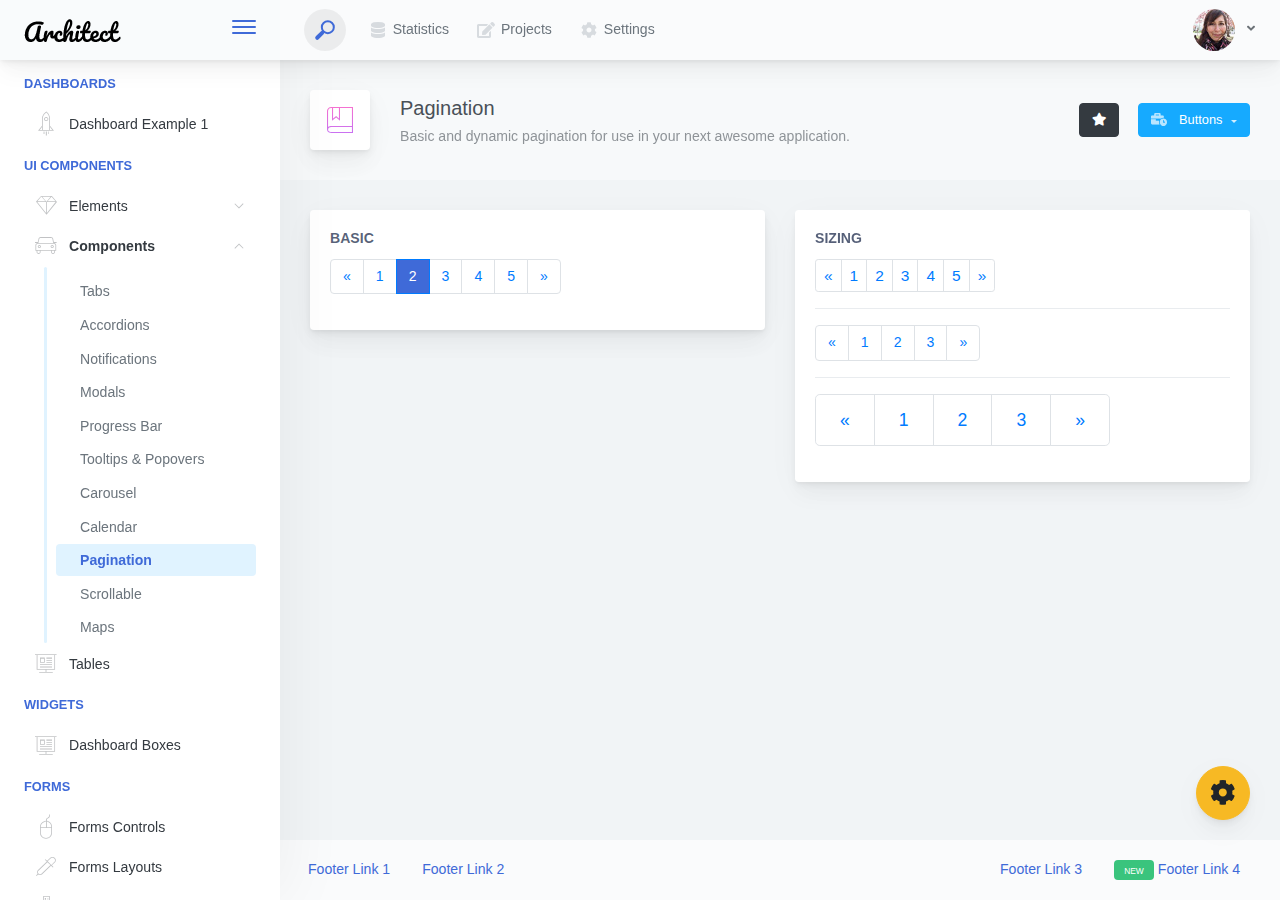
<file: tmp/architectui/components-pagination.html>
<!doctype html>
<html lang="en">

<head>
    <meta charset="utf-8">
    <meta http-equiv="X-UA-Compatible" content="IE=edge">
    <meta http-equiv="Content-Language" content="en">
    <meta http-equiv="Content-Type" content="text/html; charset=utf-8"/>
    <title>Pagination - Basic and dynamic pagination for use in your next awesome application.</title>
    <meta name="viewport" content="width=device-width, initial-scale=1, maximum-scale=1, user-scalable=no, shrink-to-fit=no" />
    <meta name="description" content="Basic and dynamic pagination for use in your next awesome application.">
    <meta name="msapplication-tap-highlight" content="no">
    <!--
    =========================================================
    * ArchitectUI HTML Theme Dashboard - v1.0.0
    =========================================================
    * Product Page: https://dashboardpack.com
    * Copyright 2019 DashboardPack (https://dashboardpack.com)
    * Licensed under MIT (https://github.com/DashboardPack/architectui-html-theme-free/blob/master/LICENSE)
    =========================================================
    * The above copyright notice and this permission notice shall be included in all copies or substantial portions of the Software.
    -->
<link href="./main.css" rel="stylesheet"></head>
<body>
    <div class="app-container app-theme-white body-tabs-shadow fixed-sidebar fixed-header">
        <div class="app-header header-shadow">
            <div class="app-header__logo">
                <div class="logo-src"></div>
                <div class="header__pane ml-auto">
                    <div>
                        <button type="button" class="hamburger close-sidebar-btn hamburger--elastic" data-class="closed-sidebar">
                            <span class="hamburger-box">
                                <span class="hamburger-inner"></span>
                            </span>
                        </button>
                    </div>
                </div>
            </div>
            <div class="app-header__mobile-menu">
                <div>
                    <button type="button" class="hamburger hamburger--elastic mobile-toggle-nav">
                        <span class="hamburger-box">
                            <span class="hamburger-inner"></span>
                        </span>
                    </button>
                </div>
            </div>
            <div class="app-header__menu">
                <span>
                    <button type="button" class="btn-icon btn-icon-only btn btn-primary btn-sm mobile-toggle-header-nav">
                        <span class="btn-icon-wrapper">
                            <i class="fa fa-ellipsis-v fa-w-6"></i>
                        </span>
                    </button>
                </span>
            </div>    <div class="app-header__content">
                <div class="app-header-left">
                    <div class="search-wrapper">
                        <div class="input-holder">
                            <input type="text" class="search-input" placeholder="Type to search">
                            <button class="search-icon"><span></span></button>
                        </div>
                        <button class="close"></button>
                    </div>
                    <ul class="header-menu nav">
                        <li class="nav-item">
                            <a href="javascript:void(0);" class="nav-link">
                                <i class="nav-link-icon fa fa-database"> </i>
                                Statistics
                            </a>
                        </li>
                        <li class="btn-group nav-item">
                            <a href="javascript:void(0);" class="nav-link">
                                <i class="nav-link-icon fa fa-edit"></i>
                                Projects
                            </a>
                        </li>
                        <li class="dropdown nav-item">
                            <a href="javascript:void(0);" class="nav-link">
                                <i class="nav-link-icon fa fa-cog"></i>
                                Settings
                            </a>
                        </li>
                    </ul>        </div>
                <div class="app-header-right">
                    <div class="header-btn-lg pr-0">
                        <div class="widget-content p-0">
                            <div class="widget-content-wrapper">
                                <div class="widget-content-left">
                                    <div class="btn-group">
                                        <a data-toggle="dropdown" aria-haspopup="true" aria-expanded="false" class="p-0 btn">
                                            <img width="42" class="rounded-circle" src="assets/images/avatars/1.jpg" alt="">
                                            <i class="fa fa-angle-down ml-2 opacity-8"></i>
                                        </a>
                                        <div tabindex="-1" role="menu" aria-hidden="true" class="dropdown-menu dropdown-menu-right">
                                            <button type="button" tabindex="0" class="dropdown-item">User Account</button>
                                            <button type="button" tabindex="0" class="dropdown-item">Settings</button>
                                            <h6 tabindex="-1" class="dropdown-header">Header</h6>
                                            <button type="button" tabindex="0" class="dropdown-item">Actions</button>
                                            <div tabindex="-1" class="dropdown-divider"></div>
                                            <button type="button" tabindex="0" class="dropdown-item">Dividers</button>
                                        </div>
                                    </div>
                                </div>
                                <div class="widget-content-left  ml-3 header-user-info">
                                    <div class="widget-heading">
                                        Alina Mclourd
                                    </div>
                                    <div class="widget-subheading">
                                        VP People Manager
                                    </div>
                                </div>
                                <div class="widget-content-right header-user-info ml-3">
                                    <button type="button" class="btn-shadow p-1 btn btn-primary btn-sm show-toastr-example">
                                        <i class="fa text-white fa-calendar pr-1 pl-1"></i>
                                    </button>
                                </div>
                            </div>
                        </div>
                    </div>        </div>
            </div>
        </div>        <div class="ui-theme-settings">
            <button type="button" id="TooltipDemo" class="btn-open-options btn btn-warning">
                <i class="fa fa-cog fa-w-16 fa-spin fa-2x"></i>
            </button>
            <div class="theme-settings__inner">
                <div class="scrollbar-container">
                    <div class="theme-settings__options-wrapper">
                        <h3 class="themeoptions-heading">Layout Options
                        </h3>
                        <div class="p-3">
                            <ul class="list-group">
                                <li class="list-group-item">
                                    <div class="widget-content p-0">
                                        <div class="widget-content-wrapper">
                                            <div class="widget-content-left mr-3">
                                                <div class="switch has-switch switch-container-class" data-class="fixed-header">
                                                    <div class="switch-animate switch-on">
                                                        <input type="checkbox" checked data-toggle="toggle" data-onstyle="success">
                                                    </div>
                                                </div>
                                            </div>
                                            <div class="widget-content-left">
                                                <div class="widget-heading">Fixed Header
                                                </div>
                                                <div class="widget-subheading">Makes the header top fixed, always visible!
                                                </div>
                                            </div>
                                        </div>
                                    </div>
                                </li>
                                <li class="list-group-item">
                                    <div class="widget-content p-0">
                                        <div class="widget-content-wrapper">
                                            <div class="widget-content-left mr-3">
                                                <div class="switch has-switch switch-container-class" data-class="fixed-sidebar">
                                                    <div class="switch-animate switch-on">
                                                        <input type="checkbox" checked data-toggle="toggle" data-onstyle="success">
                                                    </div>
                                                </div>
                                            </div>
                                            <div class="widget-content-left">
                                                <div class="widget-heading">Fixed Sidebar
                                                </div>
                                                <div class="widget-subheading">Makes the sidebar left fixed, always visible!
                                                </div>
                                            </div>
                                        </div>
                                    </div>
                                </li>
                                <li class="list-group-item">
                                    <div class="widget-content p-0">
                                        <div class="widget-content-wrapper">
                                            <div class="widget-content-left mr-3">
                                                <div class="switch has-switch switch-container-class" data-class="fixed-footer">
                                                    <div class="switch-animate switch-off">
                                                        <input type="checkbox" data-toggle="toggle" data-onstyle="success">
                                                    </div>
                                                </div>
                                            </div>
                                            <div class="widget-content-left">
                                                <div class="widget-heading">Fixed Footer
                                                </div>
                                                <div class="widget-subheading">Makes the app footer bottom fixed, always visible!
                                                </div>
                                            </div>
                                        </div>
                                    </div>
                                </li>
                            </ul>
                        </div>
                        <h3 class="themeoptions-heading">
                            <div>
                                Header Options
                            </div>
                            <button type="button" class="btn-pill btn-shadow btn-wide ml-auto btn btn-focus btn-sm switch-header-cs-class" data-class="">
                                Restore Default
                            </button>
                        </h3>
                        <div class="p-3">
                            <ul class="list-group">
                                <li class="list-group-item">
                                    <h5 class="pb-2">Choose Color Scheme
                                    </h5>
                                    <div class="theme-settings-swatches">
                                        <div class="swatch-holder bg-primary switch-header-cs-class" data-class="bg-primary header-text-light">
                                        </div>
                                        <div class="swatch-holder bg-secondary switch-header-cs-class" data-class="bg-secondary header-text-light">
                                        </div>
                                        <div class="swatch-holder bg-success switch-header-cs-class" data-class="bg-success header-text-dark">
                                        </div>
                                        <div class="swatch-holder bg-info switch-header-cs-class" data-class="bg-info header-text-dark">
                                        </div>
                                        <div class="swatch-holder bg-warning switch-header-cs-class" data-class="bg-warning header-text-dark">
                                        </div>
                                        <div class="swatch-holder bg-danger switch-header-cs-class" data-class="bg-danger header-text-light">
                                        </div>
                                        <div class="swatch-holder bg-light switch-header-cs-class" data-class="bg-light header-text-dark">
                                        </div>
                                        <div class="swatch-holder bg-dark switch-header-cs-class" data-class="bg-dark header-text-light">
                                        </div>
                                        <div class="swatch-holder bg-focus switch-header-cs-class" data-class="bg-focus header-text-light">
                                        </div>
                                        <div class="swatch-holder bg-alternate switch-header-cs-class" data-class="bg-alternate header-text-light">
                                        </div>
                                        <div class="divider">
                                        </div>
                                        <div class="swatch-holder bg-vicious-stance switch-header-cs-class" data-class="bg-vicious-stance header-text-light">
                                        </div>
                                        <div class="swatch-holder bg-midnight-bloom switch-header-cs-class" data-class="bg-midnight-bloom header-text-light">
                                        </div>
                                        <div class="swatch-holder bg-night-sky switch-header-cs-class" data-class="bg-night-sky header-text-light">
                                        </div>
                                        <div class="swatch-holder bg-slick-carbon switch-header-cs-class" data-class="bg-slick-carbon header-text-light">
                                        </div>
                                        <div class="swatch-holder bg-asteroid switch-header-cs-class" data-class="bg-asteroid header-text-light">
                                        </div>
                                        <div class="swatch-holder bg-royal switch-header-cs-class" data-class="bg-royal header-text-light">
                                        </div>
                                        <div class="swatch-holder bg-warm-flame switch-header-cs-class" data-class="bg-warm-flame header-text-dark">
                                        </div>
                                        <div class="swatch-holder bg-night-fade switch-header-cs-class" data-class="bg-night-fade header-text-dark">
                                        </div>
                                        <div class="swatch-holder bg-sunny-morning switch-header-cs-class" data-class="bg-sunny-morning header-text-dark">
                                        </div>
                                        <div class="swatch-holder bg-tempting-azure switch-header-cs-class" data-class="bg-tempting-azure header-text-dark">
                                        </div>
                                        <div class="swatch-holder bg-amy-crisp switch-header-cs-class" data-class="bg-amy-crisp header-text-dark">
                                        </div>
                                        <div class="swatch-holder bg-heavy-rain switch-header-cs-class" data-class="bg-heavy-rain header-text-dark">
                                        </div>
                                        <div class="swatch-holder bg-mean-fruit switch-header-cs-class" data-class="bg-mean-fruit header-text-dark">
                                        </div>
                                        <div class="swatch-holder bg-malibu-beach switch-header-cs-class" data-class="bg-malibu-beach header-text-light">
                                        </div>
                                        <div class="swatch-holder bg-deep-blue switch-header-cs-class" data-class="bg-deep-blue header-text-dark">
                                        </div>
                                        <div class="swatch-holder bg-ripe-malin switch-header-cs-class" data-class="bg-ripe-malin header-text-light">
                                        </div>
                                        <div class="swatch-holder bg-arielle-smile switch-header-cs-class" data-class="bg-arielle-smile header-text-light">
                                        </div>
                                        <div class="swatch-holder bg-plum-plate switch-header-cs-class" data-class="bg-plum-plate header-text-light">
                                        </div>
                                        <div class="swatch-holder bg-happy-fisher switch-header-cs-class" data-class="bg-happy-fisher header-text-dark">
                                        </div>
                                        <div class="swatch-holder bg-happy-itmeo switch-header-cs-class" data-class="bg-happy-itmeo header-text-light">
                                        </div>
                                        <div class="swatch-holder bg-mixed-hopes switch-header-cs-class" data-class="bg-mixed-hopes header-text-light">
                                        </div>
                                        <div class="swatch-holder bg-strong-bliss switch-header-cs-class" data-class="bg-strong-bliss header-text-light">
                                        </div>
                                        <div class="swatch-holder bg-grow-early switch-header-cs-class" data-class="bg-grow-early header-text-light">
                                        </div>
                                        <div class="swatch-holder bg-love-kiss switch-header-cs-class" data-class="bg-love-kiss header-text-light">
                                        </div>
                                        <div class="swatch-holder bg-premium-dark switch-header-cs-class" data-class="bg-premium-dark header-text-light">
                                        </div>
                                        <div class="swatch-holder bg-happy-green switch-header-cs-class" data-class="bg-happy-green header-text-light">
                                        </div>
                                    </div>
                                </li>
                            </ul>
                        </div>
                        <h3 class="themeoptions-heading">
                            <div>Sidebar Options</div>
                            <button type="button" class="btn-pill btn-shadow btn-wide ml-auto btn btn-focus btn-sm switch-sidebar-cs-class" data-class="">
                                Restore Default
                            </button>
                        </h3>
                        <div class="p-3">
                            <ul class="list-group">
                                <li class="list-group-item">
                                    <h5 class="pb-2">Choose Color Scheme
                                    </h5>
                                    <div class="theme-settings-swatches">
                                        <div class="swatch-holder bg-primary switch-sidebar-cs-class" data-class="bg-primary sidebar-text-light">
                                        </div>
                                        <div class="swatch-holder bg-secondary switch-sidebar-cs-class" data-class="bg-secondary sidebar-text-light">
                                        </div>
                                        <div class="swatch-holder bg-success switch-sidebar-cs-class" data-class="bg-success sidebar-text-dark">
                                        </div>
                                        <div class="swatch-holder bg-info switch-sidebar-cs-class" data-class="bg-info sidebar-text-dark">
                                        </div>
                                        <div class="swatch-holder bg-warning switch-sidebar-cs-class" data-class="bg-warning sidebar-text-dark">
                                        </div>
                                        <div class="swatch-holder bg-danger switch-sidebar-cs-class" data-class="bg-danger sidebar-text-light">
                                        </div>
                                        <div class="swatch-holder bg-light switch-sidebar-cs-class" data-class="bg-light sidebar-text-dark">
                                        </div>
                                        <div class="swatch-holder bg-dark switch-sidebar-cs-class" data-class="bg-dark sidebar-text-light">
                                        </div>
                                        <div class="swatch-holder bg-focus switch-sidebar-cs-class" data-class="bg-focus sidebar-text-light">
                                        </div>
                                        <div class="swatch-holder bg-alternate switch-sidebar-cs-class" data-class="bg-alternate sidebar-text-light">
                                        </div>
                                        <div class="divider">
                                        </div>
                                        <div class="swatch-holder bg-vicious-stance switch-sidebar-cs-class" data-class="bg-vicious-stance sidebar-text-light">
                                        </div>
                                        <div class="swatch-holder bg-midnight-bloom switch-sidebar-cs-class" data-class="bg-midnight-bloom sidebar-text-light">
                                        </div>
                                        <div class="swatch-holder bg-night-sky switch-sidebar-cs-class" data-class="bg-night-sky sidebar-text-light">
                                        </div>
                                        <div class="swatch-holder bg-slick-carbon switch-sidebar-cs-class" data-class="bg-slick-carbon sidebar-text-light">
                                        </div>
                                        <div class="swatch-holder bg-asteroid switch-sidebar-cs-class" data-class="bg-asteroid sidebar-text-light">
                                        </div>
                                        <div class="swatch-holder bg-royal switch-sidebar-cs-class" data-class="bg-royal sidebar-text-light">
                                        </div>
                                        <div class="swatch-holder bg-warm-flame switch-sidebar-cs-class" data-class="bg-warm-flame sidebar-text-dark">
                                        </div>
                                        <div class="swatch-holder bg-night-fade switch-sidebar-cs-class" data-class="bg-night-fade sidebar-text-dark">
                                        </div>
                                        <div class="swatch-holder bg-sunny-morning switch-sidebar-cs-class" data-class="bg-sunny-morning sidebar-text-dark">
                                        </div>
                                        <div class="swatch-holder bg-tempting-azure switch-sidebar-cs-class" data-class="bg-tempting-azure sidebar-text-dark">
                                        </div>
                                        <div class="swatch-holder bg-amy-crisp switch-sidebar-cs-class" data-class="bg-amy-crisp sidebar-text-dark">
                                        </div>
                                        <div class="swatch-holder bg-heavy-rain switch-sidebar-cs-class" data-class="bg-heavy-rain sidebar-text-dark">
                                        </div>
                                        <div class="swatch-holder bg-mean-fruit switch-sidebar-cs-class" data-class="bg-mean-fruit sidebar-text-dark">
                                        </div>
                                        <div class="swatch-holder bg-malibu-beach switch-sidebar-cs-class" data-class="bg-malibu-beach sidebar-text-light">
                                        </div>
                                        <div class="swatch-holder bg-deep-blue switch-sidebar-cs-class" data-class="bg-deep-blue sidebar-text-dark">
                                        </div>
                                        <div class="swatch-holder bg-ripe-malin switch-sidebar-cs-class" data-class="bg-ripe-malin sidebar-text-light">
                                        </div>
                                        <div class="swatch-holder bg-arielle-smile switch-sidebar-cs-class" data-class="bg-arielle-smile sidebar-text-light">
                                        </div>
                                        <div class="swatch-holder bg-plum-plate switch-sidebar-cs-class" data-class="bg-plum-plate sidebar-text-light">
                                        </div>
                                        <div class="swatch-holder bg-happy-fisher switch-sidebar-cs-class" data-class="bg-happy-fisher sidebar-text-dark">
                                        </div>
                                        <div class="swatch-holder bg-happy-itmeo switch-sidebar-cs-class" data-class="bg-happy-itmeo sidebar-text-light">
                                        </div>
                                        <div class="swatch-holder bg-mixed-hopes switch-sidebar-cs-class" data-class="bg-mixed-hopes sidebar-text-light">
                                        </div>
                                        <div class="swatch-holder bg-strong-bliss switch-sidebar-cs-class" data-class="bg-strong-bliss sidebar-text-light">
                                        </div>
                                        <div class="swatch-holder bg-grow-early switch-sidebar-cs-class" data-class="bg-grow-early sidebar-text-light">
                                        </div>
                                        <div class="swatch-holder bg-love-kiss switch-sidebar-cs-class" data-class="bg-love-kiss sidebar-text-light">
                                        </div>
                                        <div class="swatch-holder bg-premium-dark switch-sidebar-cs-class" data-class="bg-premium-dark sidebar-text-light">
                                        </div>
                                        <div class="swatch-holder bg-happy-green switch-sidebar-cs-class" data-class="bg-happy-green sidebar-text-light">
                                        </div>
                                    </div>
                                </li>
                            </ul>
                        </div>
                        <h3 class="themeoptions-heading">
                            <div>Main Content Options</div>
                            <button type="button" class="btn-pill btn-shadow btn-wide ml-auto active btn btn-focus btn-sm">Restore Default
                            </button>
                        </h3>
                        <div class="p-3">
                            <ul class="list-group">
                                <li class="list-group-item">
                                    <h5 class="pb-2">Page Section Tabs
                                    </h5>
                                    <div class="theme-settings-swatches">
                                        <div role="group" class="mt-2 btn-group">
                                            <button type="button" class="btn-wide btn-shadow btn-primary btn btn-secondary switch-theme-class" data-class="body-tabs-line">
                                                Line
                                            </button>
                                            <button type="button" class="btn-wide btn-shadow btn-primary active btn btn-secondary switch-theme-class" data-class="body-tabs-shadow">
                                                Shadow
                                            </button>
                                        </div>
                                    </div>
                                </li>
                            </ul>
                        </div>
                    </div>
                </div>
            </div>
        </div>        <div class="app-main">
                <div class="app-sidebar sidebar-shadow">
                    <div class="app-header__logo">
                        <div class="logo-src"></div>
                        <div class="header__pane ml-auto">
                            <div>
                                <button type="button" class="hamburger close-sidebar-btn hamburger--elastic" data-class="closed-sidebar">
                                    <span class="hamburger-box">
                                        <span class="hamburger-inner"></span>
                                    </span>
                                </button>
                            </div>
                        </div>
                    </div>
                    <div class="app-header__mobile-menu">
                        <div>
                            <button type="button" class="hamburger hamburger--elastic mobile-toggle-nav">
                                <span class="hamburger-box">
                                    <span class="hamburger-inner"></span>
                                </span>
                            </button>
                        </div>
                    </div>
                    <div class="app-header__menu">
                        <span>
                            <button type="button" class="btn-icon btn-icon-only btn btn-primary btn-sm mobile-toggle-header-nav">
                                <span class="btn-icon-wrapper">
                                    <i class="fa fa-ellipsis-v fa-w-6"></i>
                                </span>
                            </button>
                        </span>
                    </div>    <div class="scrollbar-sidebar">
                        <div class="app-sidebar__inner">
                            <ul class="vertical-nav-menu">
                                <li class="app-sidebar__heading">Dashboards</li>
                                <li>
                                    <a href="index.html">
                                        <i class="metismenu-icon pe-7s-rocket"></i>
                                        Dashboard Example 1
                                    </a>
                                </li>
                                <li class="app-sidebar__heading">UI Components</li>
                                <li
                                    
                                    
                                    
                                    
                                    
                                    
                                    
                                    
                                >
                                    <a href="#">
                                        <i class="metismenu-icon pe-7s-diamond"></i>
                                        Elements
                                        <i class="metismenu-state-icon pe-7s-angle-down caret-left"></i>
                                    </a>
                                    <ul
                                        
                                        
                                        
                                        
                                        
                                        
                                        
                                        
                                    >
                                        <li>
                                            <a href="elements-buttons-standard.html">
                                                <i class="metismenu-icon"></i>
                                                Buttons
                                            </a>
                                        </li>
                                        <li>
                                            <a href="elements-dropdowns.html">
                                                <i class="metismenu-icon">
                                                </i>Dropdowns
                                            </a>
                                        </li>
                                        <li>
                                            <a href="elements-icons.html">
                                                <i class="metismenu-icon">
                                                </i>Icons
                                            </a>
                                        </li>
                                        <li>
                                            <a href="elements-badges-labels.html">
                                                <i class="metismenu-icon">
                                                </i>Badges
                                            </a>
                                        </li>
                                        <li>
                                            <a href="elements-cards.html">
                                                <i class="metismenu-icon">
                                                </i>Cards
                                            </a>
                                        </li>
                                        <li>
                                            <a href="elements-list-group.html">
                                                <i class="metismenu-icon">
                                                </i>List Groups
                                            </a>
                                        </li>
                                        <li>
                                            <a href="elements-navigation.html">
                                                <i class="metismenu-icon">
                                                </i>Navigation Menus
                                            </a>
                                        </li>
                                        <li>
                                            <a href="elements-utilities.html">
                                                <i class="metismenu-icon">
                                                </i>Utilities
                                            </a>
                                        </li>
                                    </ul>
                                </li>
                                <li
                                    
                                    
                                    
                                    
                                    
                                    
                                    
                                    
                                     class="mm-active"
                                    
                                    
                                >
                                    <a href="#">
                                        <i class="metismenu-icon pe-7s-car"></i>
                                        Components
                                        <i class="metismenu-state-icon pe-7s-angle-down caret-left"></i>
                                    </a>
                                    <ul
                                        
                                        
                                        
                                        
                                        
                                        
                                        
                                        
                                         class="mm-show"
                                        
                                        
                                    >
                                        <li>
                                            <a href="components-tabs.html">
                                                <i class="metismenu-icon">
                                                </i>Tabs
                                            </a>
                                        </li>
                                        <li>
                                            <a href="components-accordions.html">
                                                <i class="metismenu-icon">
                                                </i>Accordions
                                            </a>
                                        </li>
                                        <li>
                                            <a href="components-notifications.html">
                                                <i class="metismenu-icon">
                                                </i>Notifications
                                            </a>
                                        </li>
                                        <li>
                                            <a href="components-modals.html">
                                                <i class="metismenu-icon">
                                                </i>Modals
                                            </a>
                                        </li>
                                        <li>
                                            <a href="components-progress-bar.html">
                                                <i class="metismenu-icon">
                                                </i>Progress Bar
                                            </a>
                                        </li>
                                        <li>
                                            <a href="components-tooltips-popovers.html">
                                                <i class="metismenu-icon">
                                                </i>Tooltips &amp; Popovers
                                            </a>
                                        </li>
                                        <li>
                                            <a href="components-carousel.html">
                                                <i class="metismenu-icon">
                                                </i>Carousel
                                            </a>
                                        </li>
                                        <li>
                                            <a href="components-calendar.html">
                                                <i class="metismenu-icon">
                                                </i>Calendar
                                            </a>
                                        </li>
                                        <li>
                                            <a href="components-pagination.html" class="mm-active">
                                                <i class="metismenu-icon">
                                                </i>Pagination
                                            </a>
                                        </li>
                                        <li>
                                            <a href="components-scrollable-elements.html">
                                                <i class="metismenu-icon">
                                                </i>Scrollable
                                            </a>
                                        </li>
                                        <li>
                                            <a href="components-maps.html">
                                                <i class="metismenu-icon">
                                                </i>Maps
                                            </a>
                                        </li>
                                    </ul>
                                </li>
                                <li  >
                                    <a href="tables-regular.html">
                                        <i class="metismenu-icon pe-7s-display2"></i>
                                        Tables
                                    </a>
                                </li>
                                <li class="app-sidebar__heading">Widgets</li>
                                <li>
                                    <a href="dashboard-boxes.html">
                                        <i class="metismenu-icon pe-7s-display2"></i>
                                        Dashboard Boxes
                                    </a>
                                </li>
                                <li class="app-sidebar__heading">Forms</li>
                                <li>
                                    <a href="forms-controls.html">
                                        <i class="metismenu-icon pe-7s-mouse">
                                        </i>Forms Controls
                                    </a>
                                </li>
                                <li>
                                    <a href="forms-layouts.html">
                                        <i class="metismenu-icon pe-7s-eyedropper">
                                        </i>Forms Layouts
                                    </a>
                                </li>
                                <li>
                                    <a href="forms-validation.html">
                                        <i class="metismenu-icon pe-7s-pendrive">
                                        </i>Forms Validation
                                    </a>
                                </li>
                                <li class="app-sidebar__heading">Charts</li>
                                <li>
                                    <a href="charts-chartjs.html">
                                        <i class="metismenu-icon pe-7s-graph2">
                                        </i>ChartJS
                                    </a>
                                </li>
                                <li class="app-sidebar__heading">PRO Version</li>
                                <li>
                                    <a href="https://dashboardpack.com/theme-details/architectui-dashboard-html-pro/" target="_blank">
                                        <i class="metismenu-icon pe-7s-graph2">
                                        </i>
                                        Upgrade to PRO
                                    </a>
                                </li>
                            </ul>
                        </div>
                    </div>
                </div>    <div class="app-main__outer">
                    <div class="app-main__inner">
                        <div class="app-page-title">
                            <div class="page-title-wrapper">
                                <div class="page-title-heading">
                                    <div class="page-title-icon">
                                        <i class="pe-7s-notebook icon-gradient bg-mixed-hopes">
                                        </i>
                                    </div>
                                    <div>Pagination
                                        <div class="page-title-subheading">Basic and dynamic pagination for use in your next awesome application.
                                        </div>
                                    </div>
                                </div>
                                <div class="page-title-actions">
                                    <button type="button" data-toggle="tooltip" title="Example Tooltip" data-placement="bottom" class="btn-shadow mr-3 btn btn-dark">
                                        <i class="fa fa-star"></i>
                                    </button>
                                    <div class="d-inline-block dropdown">
                                        <button type="button" data-toggle="dropdown" aria-haspopup="true" aria-expanded="false" class="btn-shadow dropdown-toggle btn btn-info">
                                            <span class="btn-icon-wrapper pr-2 opacity-7">
                                                <i class="fa fa-business-time fa-w-20"></i>
                                            </span>
                                            Buttons
                                        </button>
                                        <div tabindex="-1" role="menu" aria-hidden="true" class="dropdown-menu dropdown-menu-right">
                                            <ul class="nav flex-column">
                                                <li class="nav-item">
                                                    <a href="javascript:void(0);" class="nav-link">
                                                        <i class="nav-link-icon lnr-inbox"></i>
                                                        <span>
                                                            Inbox
                                                        </span>
                                                        <div class="ml-auto badge badge-pill badge-secondary">86</div>
                                                    </a>
                                                </li>
                                                <li class="nav-item">
                                                    <a href="javascript:void(0);" class="nav-link">
                                                        <i class="nav-link-icon lnr-book"></i>
                                                        <span>
                                                            Book
                                                        </span>
                                                        <div class="ml-auto badge badge-pill badge-danger">5</div>
                                                    </a>
                                                </li>
                                                <li class="nav-item">
                                                    <a href="javascript:void(0);" class="nav-link">
                                                        <i class="nav-link-icon lnr-picture"></i>
                                                        <span>
                                                            Picture
                                                        </span>
                                                    </a>
                                                </li>
                                                <li class="nav-item">
                                                    <a disabled href="javascript:void(0);" class="nav-link disabled">
                                                        <i class="nav-link-icon lnr-file-empty"></i>
                                                        <span>
                                                            File Disabled
                                                        </span>
                                                    </a>
                                                </li>
                                            </ul>
                                        </div>
                                    </div>
                                </div>    </div>
                        </div>            <div class="row">
                            <div class="col-lg-6">
                                <div class="main-card mb-3 card">
                                    <div class="card-body"><h5 class="card-title">Basic</h5>
                                        <nav class="" aria-label="Page navigation example">
                                            <ul class="pagination">
                                                <li class="page-item"><a href="javascript:void(0);" class="page-link" aria-label="Previous"><span aria-hidden="true">«</span><span class="sr-only">Previous</span></a></li>
                                                <li class="page-item"><a href="javascript:void(0);" class="page-link">1</a></li>
                                                <li class="page-item active"><a href="javascript:void(0);" class="page-link">2</a></li>
                                                <li class="page-item"><a href="javascript:void(0);" class="page-link">3</a></li>
                                                <li class="page-item"><a href="javascript:void(0);" class="page-link">4</a></li>
                                                <li class="page-item"><a href="javascript:void(0);" class="page-link">5</a></li>
                                                <li class="page-item"><a href="javascript:void(0);" class="page-link" aria-label="Next"><span aria-hidden="true">»</span><span class="sr-only">Next</span></a></li>
                                            </ul>
                                        </nav>
                                    </div>
                                </div>
                            </div>
                            <div class="col-lg-6">
                                <div class="main-card mb-3 card">
                                    <div class="card-body"><h5 class="card-title">Sizing</h5>
                                        <nav class="" aria-label="Page navigation example">
                                            <ul class="pagination pagination-sm">
                                                <li class="page-item"><a href="javascript:void(0);" class="page-link" aria-label="Previous"><span aria-hidden="true">«</span><span class="sr-only">Previous</span></a></li>
                                                <li class="page-item"><a href="javascript:void(0);" class="page-link">1</a></li>
                                                <li class="page-item"><a href="javascript:void(0);" class="page-link">2</a></li>
                                                <li class="page-item"><a href="javascript:void(0);" class="page-link">3</a></li>
                                                <li class="page-item"><a href="javascript:void(0);" class="page-link">4</a></li>
                                                <li class="page-item"><a href="javascript:void(0);" class="page-link">5</a></li>
                                                <li class="page-item"><a href="javascript:void(0);" class="page-link" aria-label="Next"><span aria-hidden="true">»</span><span class="sr-only">Next</span></a></li>
                                            </ul>
                                        </nav>
                                        <div class="divider"></div>
                                        <nav class="" aria-label="Page navigation example">
                                            <ul class="pagination">
                                                <li class="page-item"><a href="javascript:void(0);" class="page-link" aria-label="Previous"><span aria-hidden="true">«</span><span class="sr-only">Previous</span></a></li>
                                                <li class="page-item"><a href="javascript:void(0);" class="page-link">1</a></li>
                                                <li class="page-item"><a href="javascript:void(0);" class="page-link">2</a></li>
                                                <li class="page-item"><a href="javascript:void(0);" class="page-link">3</a></li>
                                                <li class="page-item"><a href="javascript:void(0);" class="page-link" aria-label="Next"><span aria-hidden="true">»</span><span class="sr-only">Next</span></a></li>
                                            </ul>
                                        </nav>
                                        <div class="divider"></div>
                                        <nav class="" aria-label="Page navigation example">
                                            <ul class="pagination pagination-lg">
                                                <li class="page-item"><a href="javascript:void(0);" class="page-link" aria-label="Previous"><span aria-hidden="true">«</span><span class="sr-only">Previous</span></a></li>
                                                <li class="page-item"><a href="javascript:void(0);" class="page-link">1</a></li>
                                                <li class="page-item"><a href="javascript:void(0);" class="page-link">2</a></li>
                                                <li class="page-item"><a href="javascript:void(0);" class="page-link">3</a></li>
                                                <li class="page-item"><a href="javascript:void(0);" class="page-link" aria-label="Next"><span aria-hidden="true">»</span><span class="sr-only">Next</span></a></li>
                                            </ul>
                                        </nav>
                                    </div>
                                </div>
                            </div>
                        </div>
                    </div>
                    <div class="app-wrapper-footer">
                        <div class="app-footer">
                            <div class="app-footer__inner">
                                <div class="app-footer-left">
                                    <ul class="nav">
                                        <li class="nav-item">
                                            <a href="javascript:void(0);" class="nav-link">
                                                Footer Link 1
                                            </a>
                                        </li>
                                        <li class="nav-item">
                                            <a href="javascript:void(0);" class="nav-link">
                                                Footer Link 2
                                            </a>
                                        </li>
                                    </ul>
                                </div>
                                <div class="app-footer-right">
                                    <ul class="nav">
                                        <li class="nav-item">
                                            <a href="javascript:void(0);" class="nav-link">
                                                Footer Link 3
                                            </a>
                                        </li>
                                        <li class="nav-item">
                                            <a href="javascript:void(0);" class="nav-link">
                                                <div class="badge badge-success mr-1 ml-0">
                                                    <small>NEW</small>
                                                </div>
                                                Footer Link 4
                                            </a>
                                        </li>
                                    </ul>
                                </div>
                            </div>
                        </div>
                    </div>    </div>
        </div>
    </div>
<script type="text/javascript" src="./assets/scripts/main.js"></script></body>
</html>
</file>
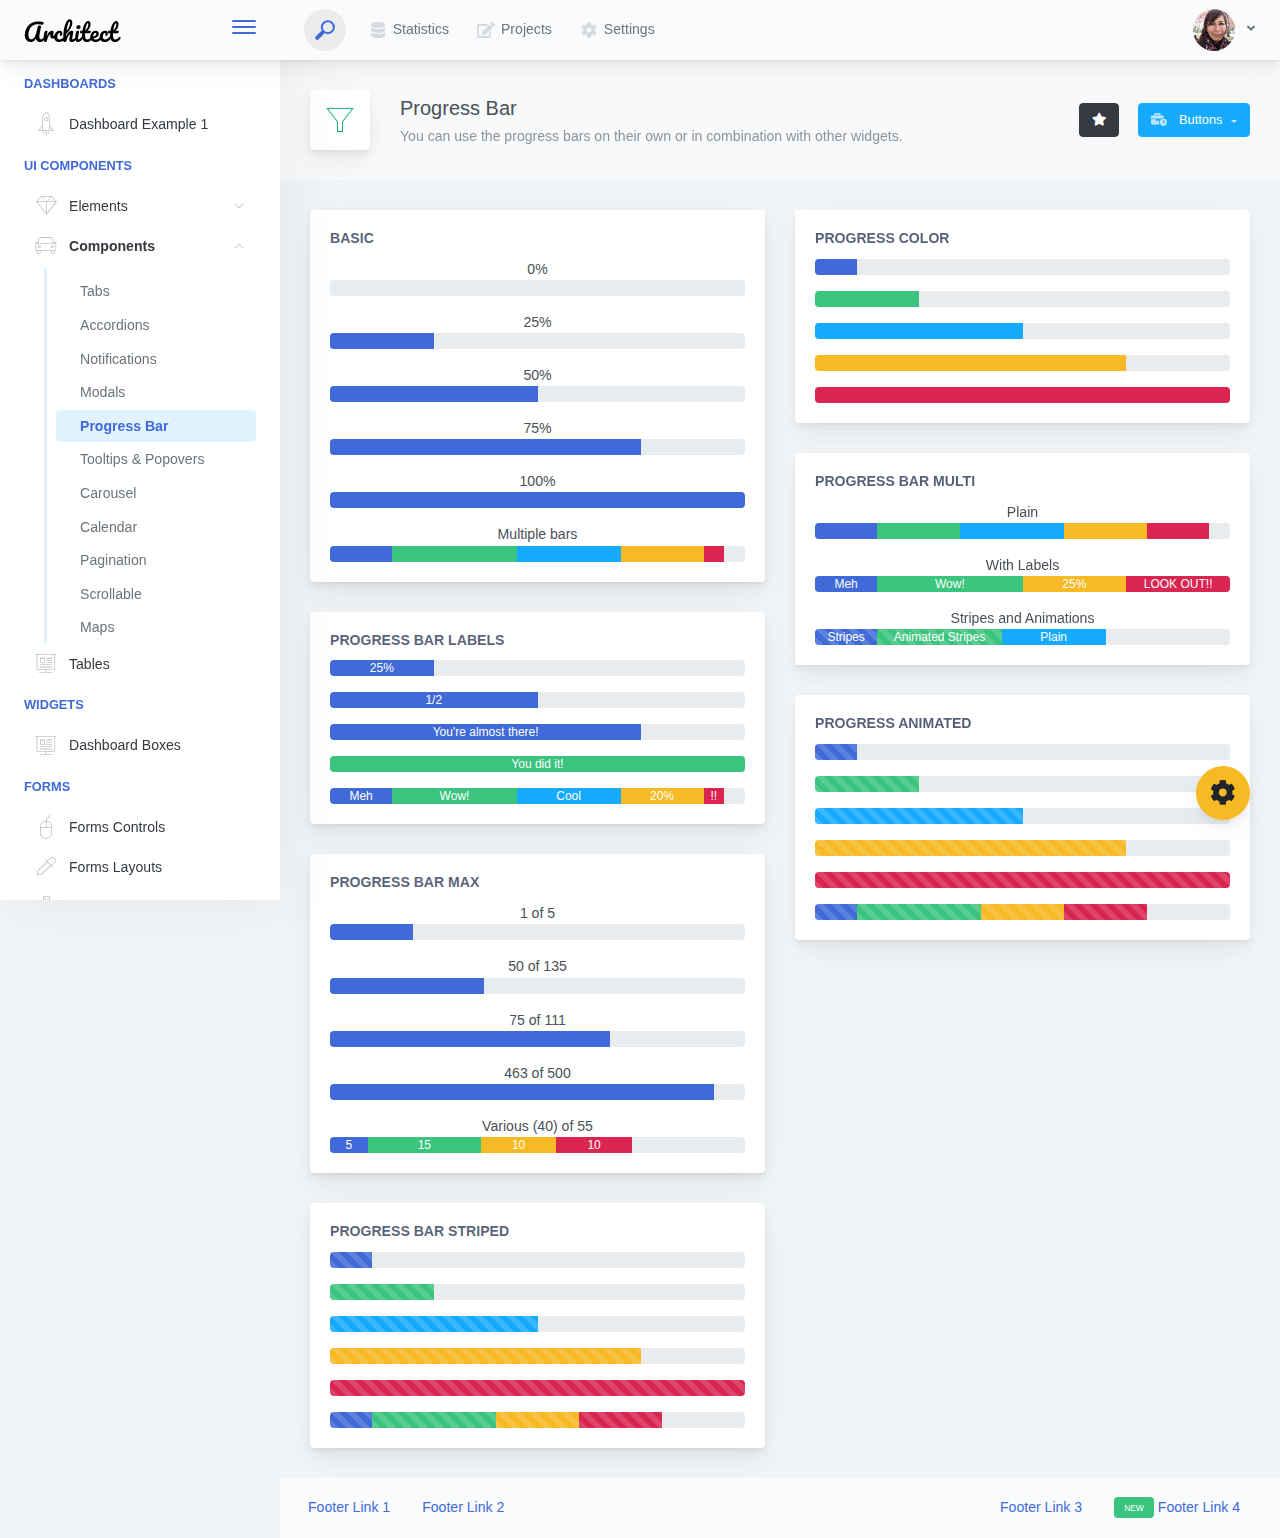
<file: tmp/architectui/components-progress-bar.html>
<!doctype html>
<html lang="en">

<head>
    <meta charset="utf-8">
    <meta http-equiv="X-UA-Compatible" content="IE=edge">
    <meta http-equiv="Content-Language" content="en">
    <meta http-equiv="Content-Type" content="text/html; charset=utf-8"/>
    <title>Progress Bar - You can use the progress bars on their own or in combination with other widgets.</title>
    <meta name="viewport" content="width=device-width, initial-scale=1, maximum-scale=1, user-scalable=no, shrink-to-fit=no" />
    <meta name="description" content="You can use the progress bars on their own or in combination with other widgets.">
    <meta name="msapplication-tap-highlight" content="no">
    <!--
    =========================================================
    * ArchitectUI HTML Theme Dashboard - v1.0.0
    =========================================================
    * Product Page: https://dashboardpack.com
    * Copyright 2019 DashboardPack (https://dashboardpack.com)
    * Licensed under MIT (https://github.com/DashboardPack/architectui-html-theme-free/blob/master/LICENSE)
    =========================================================
    * The above copyright notice and this permission notice shall be included in all copies or substantial portions of the Software.
    -->
<link href="./main.css" rel="stylesheet"></head>
<body>
    <div class="app-container app-theme-white body-tabs-shadow fixed-sidebar fixed-header">
        <div class="app-header header-shadow">
            <div class="app-header__logo">
                <div class="logo-src"></div>
                <div class="header__pane ml-auto">
                    <div>
                        <button type="button" class="hamburger close-sidebar-btn hamburger--elastic" data-class="closed-sidebar">
                            <span class="hamburger-box">
                                <span class="hamburger-inner"></span>
                            </span>
                        </button>
                    </div>
                </div>
            </div>
            <div class="app-header__mobile-menu">
                <div>
                    <button type="button" class="hamburger hamburger--elastic mobile-toggle-nav">
                        <span class="hamburger-box">
                            <span class="hamburger-inner"></span>
                        </span>
                    </button>
                </div>
            </div>
            <div class="app-header__menu">
                <span>
                    <button type="button" class="btn-icon btn-icon-only btn btn-primary btn-sm mobile-toggle-header-nav">
                        <span class="btn-icon-wrapper">
                            <i class="fa fa-ellipsis-v fa-w-6"></i>
                        </span>
                    </button>
                </span>
            </div>    <div class="app-header__content">
                <div class="app-header-left">
                    <div class="search-wrapper">
                        <div class="input-holder">
                            <input type="text" class="search-input" placeholder="Type to search">
                            <button class="search-icon"><span></span></button>
                        </div>
                        <button class="close"></button>
                    </div>
                    <ul class="header-menu nav">
                        <li class="nav-item">
                            <a href="javascript:void(0);" class="nav-link">
                                <i class="nav-link-icon fa fa-database"> </i>
                                Statistics
                            </a>
                        </li>
                        <li class="btn-group nav-item">
                            <a href="javascript:void(0);" class="nav-link">
                                <i class="nav-link-icon fa fa-edit"></i>
                                Projects
                            </a>
                        </li>
                        <li class="dropdown nav-item">
                            <a href="javascript:void(0);" class="nav-link">
                                <i class="nav-link-icon fa fa-cog"></i>
                                Settings
                            </a>
                        </li>
                    </ul>        </div>
                <div class="app-header-right">
                    <div class="header-btn-lg pr-0">
                        <div class="widget-content p-0">
                            <div class="widget-content-wrapper">
                                <div class="widget-content-left">
                                    <div class="btn-group">
                                        <a data-toggle="dropdown" aria-haspopup="true" aria-expanded="false" class="p-0 btn">
                                            <img width="42" class="rounded-circle" src="assets/images/avatars/1.jpg" alt="">
                                            <i class="fa fa-angle-down ml-2 opacity-8"></i>
                                        </a>
                                        <div tabindex="-1" role="menu" aria-hidden="true" class="dropdown-menu dropdown-menu-right">
                                            <button type="button" tabindex="0" class="dropdown-item">User Account</button>
                                            <button type="button" tabindex="0" class="dropdown-item">Settings</button>
                                            <h6 tabindex="-1" class="dropdown-header">Header</h6>
                                            <button type="button" tabindex="0" class="dropdown-item">Actions</button>
                                            <div tabindex="-1" class="dropdown-divider"></div>
                                            <button type="button" tabindex="0" class="dropdown-item">Dividers</button>
                                        </div>
                                    </div>
                                </div>
                                <div class="widget-content-left  ml-3 header-user-info">
                                    <div class="widget-heading">
                                        Alina Mclourd
                                    </div>
                                    <div class="widget-subheading">
                                        VP People Manager
                                    </div>
                                </div>
                                <div class="widget-content-right header-user-info ml-3">
                                    <button type="button" class="btn-shadow p-1 btn btn-primary btn-sm show-toastr-example">
                                        <i class="fa text-white fa-calendar pr-1 pl-1"></i>
                                    </button>
                                </div>
                            </div>
                        </div>
                    </div>        </div>
            </div>
        </div>        <div class="ui-theme-settings">
            <button type="button" id="TooltipDemo" class="btn-open-options btn btn-warning">
                <i class="fa fa-cog fa-w-16 fa-spin fa-2x"></i>
            </button>
            <div class="theme-settings__inner">
                <div class="scrollbar-container">
                    <div class="theme-settings__options-wrapper">
                        <h3 class="themeoptions-heading">Layout Options
                        </h3>
                        <div class="p-3">
                            <ul class="list-group">
                                <li class="list-group-item">
                                    <div class="widget-content p-0">
                                        <div class="widget-content-wrapper">
                                            <div class="widget-content-left mr-3">
                                                <div class="switch has-switch switch-container-class" data-class="fixed-header">
                                                    <div class="switch-animate switch-on">
                                                        <input type="checkbox" checked data-toggle="toggle" data-onstyle="success">
                                                    </div>
                                                </div>
                                            </div>
                                            <div class="widget-content-left">
                                                <div class="widget-heading">Fixed Header
                                                </div>
                                                <div class="widget-subheading">Makes the header top fixed, always visible!
                                                </div>
                                            </div>
                                        </div>
                                    </div>
                                </li>
                                <li class="list-group-item">
                                    <div class="widget-content p-0">
                                        <div class="widget-content-wrapper">
                                            <div class="widget-content-left mr-3">
                                                <div class="switch has-switch switch-container-class" data-class="fixed-sidebar">
                                                    <div class="switch-animate switch-on">
                                                        <input type="checkbox" checked data-toggle="toggle" data-onstyle="success">
                                                    </div>
                                                </div>
                                            </div>
                                            <div class="widget-content-left">
                                                <div class="widget-heading">Fixed Sidebar
                                                </div>
                                                <div class="widget-subheading">Makes the sidebar left fixed, always visible!
                                                </div>
                                            </div>
                                        </div>
                                    </div>
                                </li>
                                <li class="list-group-item">
                                    <div class="widget-content p-0">
                                        <div class="widget-content-wrapper">
                                            <div class="widget-content-left mr-3">
                                                <div class="switch has-switch switch-container-class" data-class="fixed-footer">
                                                    <div class="switch-animate switch-off">
                                                        <input type="checkbox" data-toggle="toggle" data-onstyle="success">
                                                    </div>
                                                </div>
                                            </div>
                                            <div class="widget-content-left">
                                                <div class="widget-heading">Fixed Footer
                                                </div>
                                                <div class="widget-subheading">Makes the app footer bottom fixed, always visible!
                                                </div>
                                            </div>
                                        </div>
                                    </div>
                                </li>
                            </ul>
                        </div>
                        <h3 class="themeoptions-heading">
                            <div>
                                Header Options
                            </div>
                            <button type="button" class="btn-pill btn-shadow btn-wide ml-auto btn btn-focus btn-sm switch-header-cs-class" data-class="">
                                Restore Default
                            </button>
                        </h3>
                        <div class="p-3">
                            <ul class="list-group">
                                <li class="list-group-item">
                                    <h5 class="pb-2">Choose Color Scheme
                                    </h5>
                                    <div class="theme-settings-swatches">
                                        <div class="swatch-holder bg-primary switch-header-cs-class" data-class="bg-primary header-text-light">
                                        </div>
                                        <div class="swatch-holder bg-secondary switch-header-cs-class" data-class="bg-secondary header-text-light">
                                        </div>
                                        <div class="swatch-holder bg-success switch-header-cs-class" data-class="bg-success header-text-dark">
                                        </div>
                                        <div class="swatch-holder bg-info switch-header-cs-class" data-class="bg-info header-text-dark">
                                        </div>
                                        <div class="swatch-holder bg-warning switch-header-cs-class" data-class="bg-warning header-text-dark">
                                        </div>
                                        <div class="swatch-holder bg-danger switch-header-cs-class" data-class="bg-danger header-text-light">
                                        </div>
                                        <div class="swatch-holder bg-light switch-header-cs-class" data-class="bg-light header-text-dark">
                                        </div>
                                        <div class="swatch-holder bg-dark switch-header-cs-class" data-class="bg-dark header-text-light">
                                        </div>
                                        <div class="swatch-holder bg-focus switch-header-cs-class" data-class="bg-focus header-text-light">
                                        </div>
                                        <div class="swatch-holder bg-alternate switch-header-cs-class" data-class="bg-alternate header-text-light">
                                        </div>
                                        <div class="divider">
                                        </div>
                                        <div class="swatch-holder bg-vicious-stance switch-header-cs-class" data-class="bg-vicious-stance header-text-light">
                                        </div>
                                        <div class="swatch-holder bg-midnight-bloom switch-header-cs-class" data-class="bg-midnight-bloom header-text-light">
                                        </div>
                                        <div class="swatch-holder bg-night-sky switch-header-cs-class" data-class="bg-night-sky header-text-light">
                                        </div>
                                        <div class="swatch-holder bg-slick-carbon switch-header-cs-class" data-class="bg-slick-carbon header-text-light">
                                        </div>
                                        <div class="swatch-holder bg-asteroid switch-header-cs-class" data-class="bg-asteroid header-text-light">
                                        </div>
                                        <div class="swatch-holder bg-royal switch-header-cs-class" data-class="bg-royal header-text-light">
                                        </div>
                                        <div class="swatch-holder bg-warm-flame switch-header-cs-class" data-class="bg-warm-flame header-text-dark">
                                        </div>
                                        <div class="swatch-holder bg-night-fade switch-header-cs-class" data-class="bg-night-fade header-text-dark">
                                        </div>
                                        <div class="swatch-holder bg-sunny-morning switch-header-cs-class" data-class="bg-sunny-morning header-text-dark">
                                        </div>
                                        <div class="swatch-holder bg-tempting-azure switch-header-cs-class" data-class="bg-tempting-azure header-text-dark">
                                        </div>
                                        <div class="swatch-holder bg-amy-crisp switch-header-cs-class" data-class="bg-amy-crisp header-text-dark">
                                        </div>
                                        <div class="swatch-holder bg-heavy-rain switch-header-cs-class" data-class="bg-heavy-rain header-text-dark">
                                        </div>
                                        <div class="swatch-holder bg-mean-fruit switch-header-cs-class" data-class="bg-mean-fruit header-text-dark">
                                        </div>
                                        <div class="swatch-holder bg-malibu-beach switch-header-cs-class" data-class="bg-malibu-beach header-text-light">
                                        </div>
                                        <div class="swatch-holder bg-deep-blue switch-header-cs-class" data-class="bg-deep-blue header-text-dark">
                                        </div>
                                        <div class="swatch-holder bg-ripe-malin switch-header-cs-class" data-class="bg-ripe-malin header-text-light">
                                        </div>
                                        <div class="swatch-holder bg-arielle-smile switch-header-cs-class" data-class="bg-arielle-smile header-text-light">
                                        </div>
                                        <div class="swatch-holder bg-plum-plate switch-header-cs-class" data-class="bg-plum-plate header-text-light">
                                        </div>
                                        <div class="swatch-holder bg-happy-fisher switch-header-cs-class" data-class="bg-happy-fisher header-text-dark">
                                        </div>
                                        <div class="swatch-holder bg-happy-itmeo switch-header-cs-class" data-class="bg-happy-itmeo header-text-light">
                                        </div>
                                        <div class="swatch-holder bg-mixed-hopes switch-header-cs-class" data-class="bg-mixed-hopes header-text-light">
                                        </div>
                                        <div class="swatch-holder bg-strong-bliss switch-header-cs-class" data-class="bg-strong-bliss header-text-light">
                                        </div>
                                        <div class="swatch-holder bg-grow-early switch-header-cs-class" data-class="bg-grow-early header-text-light">
                                        </div>
                                        <div class="swatch-holder bg-love-kiss switch-header-cs-class" data-class="bg-love-kiss header-text-light">
                                        </div>
                                        <div class="swatch-holder bg-premium-dark switch-header-cs-class" data-class="bg-premium-dark header-text-light">
                                        </div>
                                        <div class="swatch-holder bg-happy-green switch-header-cs-class" data-class="bg-happy-green header-text-light">
                                        </div>
                                    </div>
                                </li>
                            </ul>
                        </div>
                        <h3 class="themeoptions-heading">
                            <div>Sidebar Options</div>
                            <button type="button" class="btn-pill btn-shadow btn-wide ml-auto btn btn-focus btn-sm switch-sidebar-cs-class" data-class="">
                                Restore Default
                            </button>
                        </h3>
                        <div class="p-3">
                            <ul class="list-group">
                                <li class="list-group-item">
                                    <h5 class="pb-2">Choose Color Scheme
                                    </h5>
                                    <div class="theme-settings-swatches">
                                        <div class="swatch-holder bg-primary switch-sidebar-cs-class" data-class="bg-primary sidebar-text-light">
                                        </div>
                                        <div class="swatch-holder bg-secondary switch-sidebar-cs-class" data-class="bg-secondary sidebar-text-light">
                                        </div>
                                        <div class="swatch-holder bg-success switch-sidebar-cs-class" data-class="bg-success sidebar-text-dark">
                                        </div>
                                        <div class="swatch-holder bg-info switch-sidebar-cs-class" data-class="bg-info sidebar-text-dark">
                                        </div>
                                        <div class="swatch-holder bg-warning switch-sidebar-cs-class" data-class="bg-warning sidebar-text-dark">
                                        </div>
                                        <div class="swatch-holder bg-danger switch-sidebar-cs-class" data-class="bg-danger sidebar-text-light">
                                        </div>
                                        <div class="swatch-holder bg-light switch-sidebar-cs-class" data-class="bg-light sidebar-text-dark">
                                        </div>
                                        <div class="swatch-holder bg-dark switch-sidebar-cs-class" data-class="bg-dark sidebar-text-light">
                                        </div>
                                        <div class="swatch-holder bg-focus switch-sidebar-cs-class" data-class="bg-focus sidebar-text-light">
                                        </div>
                                        <div class="swatch-holder bg-alternate switch-sidebar-cs-class" data-class="bg-alternate sidebar-text-light">
                                        </div>
                                        <div class="divider">
                                        </div>
                                        <div class="swatch-holder bg-vicious-stance switch-sidebar-cs-class" data-class="bg-vicious-stance sidebar-text-light">
                                        </div>
                                        <div class="swatch-holder bg-midnight-bloom switch-sidebar-cs-class" data-class="bg-midnight-bloom sidebar-text-light">
                                        </div>
                                        <div class="swatch-holder bg-night-sky switch-sidebar-cs-class" data-class="bg-night-sky sidebar-text-light">
                                        </div>
                                        <div class="swatch-holder bg-slick-carbon switch-sidebar-cs-class" data-class="bg-slick-carbon sidebar-text-light">
                                        </div>
                                        <div class="swatch-holder bg-asteroid switch-sidebar-cs-class" data-class="bg-asteroid sidebar-text-light">
                                        </div>
                                        <div class="swatch-holder bg-royal switch-sidebar-cs-class" data-class="bg-royal sidebar-text-light">
                                        </div>
                                        <div class="swatch-holder bg-warm-flame switch-sidebar-cs-class" data-class="bg-warm-flame sidebar-text-dark">
                                        </div>
                                        <div class="swatch-holder bg-night-fade switch-sidebar-cs-class" data-class="bg-night-fade sidebar-text-dark">
                                        </div>
                                        <div class="swatch-holder bg-sunny-morning switch-sidebar-cs-class" data-class="bg-sunny-morning sidebar-text-dark">
                                        </div>
                                        <div class="swatch-holder bg-tempting-azure switch-sidebar-cs-class" data-class="bg-tempting-azure sidebar-text-dark">
                                        </div>
                                        <div class="swatch-holder bg-amy-crisp switch-sidebar-cs-class" data-class="bg-amy-crisp sidebar-text-dark">
                                        </div>
                                        <div class="swatch-holder bg-heavy-rain switch-sidebar-cs-class" data-class="bg-heavy-rain sidebar-text-dark">
                                        </div>
                                        <div class="swatch-holder bg-mean-fruit switch-sidebar-cs-class" data-class="bg-mean-fruit sidebar-text-dark">
                                        </div>
                                        <div class="swatch-holder bg-malibu-beach switch-sidebar-cs-class" data-class="bg-malibu-beach sidebar-text-light">
                                        </div>
                                        <div class="swatch-holder bg-deep-blue switch-sidebar-cs-class" data-class="bg-deep-blue sidebar-text-dark">
                                        </div>
                                        <div class="swatch-holder bg-ripe-malin switch-sidebar-cs-class" data-class="bg-ripe-malin sidebar-text-light">
                                        </div>
                                        <div class="swatch-holder bg-arielle-smile switch-sidebar-cs-class" data-class="bg-arielle-smile sidebar-text-light">
                                        </div>
                                        <div class="swatch-holder bg-plum-plate switch-sidebar-cs-class" data-class="bg-plum-plate sidebar-text-light">
                                        </div>
                                        <div class="swatch-holder bg-happy-fisher switch-sidebar-cs-class" data-class="bg-happy-fisher sidebar-text-dark">
                                        </div>
                                        <div class="swatch-holder bg-happy-itmeo switch-sidebar-cs-class" data-class="bg-happy-itmeo sidebar-text-light">
                                        </div>
                                        <div class="swatch-holder bg-mixed-hopes switch-sidebar-cs-class" data-class="bg-mixed-hopes sidebar-text-light">
                                        </div>
                                        <div class="swatch-holder bg-strong-bliss switch-sidebar-cs-class" data-class="bg-strong-bliss sidebar-text-light">
                                        </div>
                                        <div class="swatch-holder bg-grow-early switch-sidebar-cs-class" data-class="bg-grow-early sidebar-text-light">
                                        </div>
                                        <div class="swatch-holder bg-love-kiss switch-sidebar-cs-class" data-class="bg-love-kiss sidebar-text-light">
                                        </div>
                                        <div class="swatch-holder bg-premium-dark switch-sidebar-cs-class" data-class="bg-premium-dark sidebar-text-light">
                                        </div>
                                        <div class="swatch-holder bg-happy-green switch-sidebar-cs-class" data-class="bg-happy-green sidebar-text-light">
                                        </div>
                                    </div>
                                </li>
                            </ul>
                        </div>
                        <h3 class="themeoptions-heading">
                            <div>Main Content Options</div>
                            <button type="button" class="btn-pill btn-shadow btn-wide ml-auto active btn btn-focus btn-sm">Restore Default
                            </button>
                        </h3>
                        <div class="p-3">
                            <ul class="list-group">
                                <li class="list-group-item">
                                    <h5 class="pb-2">Page Section Tabs
                                    </h5>
                                    <div class="theme-settings-swatches">
                                        <div role="group" class="mt-2 btn-group">
                                            <button type="button" class="btn-wide btn-shadow btn-primary btn btn-secondary switch-theme-class" data-class="body-tabs-line">
                                                Line
                                            </button>
                                            <button type="button" class="btn-wide btn-shadow btn-primary active btn btn-secondary switch-theme-class" data-class="body-tabs-shadow">
                                                Shadow
                                            </button>
                                        </div>
                                    </div>
                                </li>
                            </ul>
                        </div>
                    </div>
                </div>
            </div>
        </div>        <div class="app-main">
                <div class="app-sidebar sidebar-shadow">
                    <div class="app-header__logo">
                        <div class="logo-src"></div>
                        <div class="header__pane ml-auto">
                            <div>
                                <button type="button" class="hamburger close-sidebar-btn hamburger--elastic" data-class="closed-sidebar">
                                    <span class="hamburger-box">
                                        <span class="hamburger-inner"></span>
                                    </span>
                                </button>
                            </div>
                        </div>
                    </div>
                    <div class="app-header__mobile-menu">
                        <div>
                            <button type="button" class="hamburger hamburger--elastic mobile-toggle-nav">
                                <span class="hamburger-box">
                                    <span class="hamburger-inner"></span>
                                </span>
                            </button>
                        </div>
                    </div>
                    <div class="app-header__menu">
                        <span>
                            <button type="button" class="btn-icon btn-icon-only btn btn-primary btn-sm mobile-toggle-header-nav">
                                <span class="btn-icon-wrapper">
                                    <i class="fa fa-ellipsis-v fa-w-6"></i>
                                </span>
                            </button>
                        </span>
                    </div>    <div class="scrollbar-sidebar">
                        <div class="app-sidebar__inner">
                            <ul class="vertical-nav-menu">
                                <li class="app-sidebar__heading">Dashboards</li>
                                <li>
                                    <a href="index.html">
                                        <i class="metismenu-icon pe-7s-rocket"></i>
                                        Dashboard Example 1
                                    </a>
                                </li>
                                <li class="app-sidebar__heading">UI Components</li>
                                <li
                                    
                                    
                                    
                                    
                                    
                                    
                                    
                                    
                                >
                                    <a href="#">
                                        <i class="metismenu-icon pe-7s-diamond"></i>
                                        Elements
                                        <i class="metismenu-state-icon pe-7s-angle-down caret-left"></i>
                                    </a>
                                    <ul
                                        
                                        
                                        
                                        
                                        
                                        
                                        
                                        
                                    >
                                        <li>
                                            <a href="elements-buttons-standard.html">
                                                <i class="metismenu-icon"></i>
                                                Buttons
                                            </a>
                                        </li>
                                        <li>
                                            <a href="elements-dropdowns.html">
                                                <i class="metismenu-icon">
                                                </i>Dropdowns
                                            </a>
                                        </li>
                                        <li>
                                            <a href="elements-icons.html">
                                                <i class="metismenu-icon">
                                                </i>Icons
                                            </a>
                                        </li>
                                        <li>
                                            <a href="elements-badges-labels.html">
                                                <i class="metismenu-icon">
                                                </i>Badges
                                            </a>
                                        </li>
                                        <li>
                                            <a href="elements-cards.html">
                                                <i class="metismenu-icon">
                                                </i>Cards
                                            </a>
                                        </li>
                                        <li>
                                            <a href="elements-list-group.html">
                                                <i class="metismenu-icon">
                                                </i>List Groups
                                            </a>
                                        </li>
                                        <li>
                                            <a href="elements-navigation.html">
                                                <i class="metismenu-icon">
                                                </i>Navigation Menus
                                            </a>
                                        </li>
                                        <li>
                                            <a href="elements-utilities.html">
                                                <i class="metismenu-icon">
                                                </i>Utilities
                                            </a>
                                        </li>
                                    </ul>
                                </li>
                                <li
                                    
                                    
                                    
                                    
                                     class="mm-active"
                                    
                                    
                                    
                                    
                                    
                                    
                                >
                                    <a href="#">
                                        <i class="metismenu-icon pe-7s-car"></i>
                                        Components
                                        <i class="metismenu-state-icon pe-7s-angle-down caret-left"></i>
                                    </a>
                                    <ul
                                        
                                        
                                        
                                        
                                         class="mm-show"
                                        
                                        
                                        
                                        
                                        
                                        
                                    >
                                        <li>
                                            <a href="components-tabs.html">
                                                <i class="metismenu-icon">
                                                </i>Tabs
                                            </a>
                                        </li>
                                        <li>
                                            <a href="components-accordions.html">
                                                <i class="metismenu-icon">
                                                </i>Accordions
                                            </a>
                                        </li>
                                        <li>
                                            <a href="components-notifications.html">
                                                <i class="metismenu-icon">
                                                </i>Notifications
                                            </a>
                                        </li>
                                        <li>
                                            <a href="components-modals.html">
                                                <i class="metismenu-icon">
                                                </i>Modals
                                            </a>
                                        </li>
                                        <li>
                                            <a href="components-progress-bar.html" class="mm-active">
                                                <i class="metismenu-icon">
                                                </i>Progress Bar
                                            </a>
                                        </li>
                                        <li>
                                            <a href="components-tooltips-popovers.html">
                                                <i class="metismenu-icon">
                                                </i>Tooltips &amp; Popovers
                                            </a>
                                        </li>
                                        <li>
                                            <a href="components-carousel.html">
                                                <i class="metismenu-icon">
                                                </i>Carousel
                                            </a>
                                        </li>
                                        <li>
                                            <a href="components-calendar.html">
                                                <i class="metismenu-icon">
                                                </i>Calendar
                                            </a>
                                        </li>
                                        <li>
                                            <a href="components-pagination.html">
                                                <i class="metismenu-icon">
                                                </i>Pagination
                                            </a>
                                        </li>
                                        <li>
                                            <a href="components-scrollable-elements.html">
                                                <i class="metismenu-icon">
                                                </i>Scrollable
                                            </a>
                                        </li>
                                        <li>
                                            <a href="components-maps.html">
                                                <i class="metismenu-icon">
                                                </i>Maps
                                            </a>
                                        </li>
                                    </ul>
                                </li>
                                <li  >
                                    <a href="tables-regular.html">
                                        <i class="metismenu-icon pe-7s-display2"></i>
                                        Tables
                                    </a>
                                </li>
                                <li class="app-sidebar__heading">Widgets</li>
                                <li>
                                    <a href="dashboard-boxes.html">
                                        <i class="metismenu-icon pe-7s-display2"></i>
                                        Dashboard Boxes
                                    </a>
                                </li>
                                <li class="app-sidebar__heading">Forms</li>
                                <li>
                                    <a href="forms-controls.html">
                                        <i class="metismenu-icon pe-7s-mouse">
                                        </i>Forms Controls
                                    </a>
                                </li>
                                <li>
                                    <a href="forms-layouts.html">
                                        <i class="metismenu-icon pe-7s-eyedropper">
                                        </i>Forms Layouts
                                    </a>
                                </li>
                                <li>
                                    <a href="forms-validation.html">
                                        <i class="metismenu-icon pe-7s-pendrive">
                                        </i>Forms Validation
                                    </a>
                                </li>
                                <li class="app-sidebar__heading">Charts</li>
                                <li>
                                    <a href="charts-chartjs.html">
                                        <i class="metismenu-icon pe-7s-graph2">
                                        </i>ChartJS
                                    </a>
                                </li>
                                <li class="app-sidebar__heading">PRO Version</li>
                                <li>
                                    <a href="https://dashboardpack.com/theme-details/architectui-dashboard-html-pro/" target="_blank">
                                        <i class="metismenu-icon pe-7s-graph2">
                                        </i>
                                        Upgrade to PRO
                                    </a>
                                </li>
                            </ul>
                        </div>
                    </div>
                </div>    <div class="app-main__outer">
                    <div class="app-main__inner">
                        <div class="app-page-title">
                            <div class="page-title-wrapper">
                                <div class="page-title-heading">
                                    <div class="page-title-icon">
                                        <i class="pe-7s-filter icon-gradient bg-grow-early">
                                        </i>
                                    </div>
                                    <div>Progress Bar
                                        <div class="page-title-subheading">You can use the progress bars on their own or in combination with other widgets.
                                        </div>
                                    </div>
                                </div>
                                <div class="page-title-actions">
                                    <button type="button" data-toggle="tooltip" title="Example Tooltip" data-placement="bottom" class="btn-shadow mr-3 btn btn-dark">
                                        <i class="fa fa-star"></i>
                                    </button>
                                    <div class="d-inline-block dropdown">
                                        <button type="button" data-toggle="dropdown" aria-haspopup="true" aria-expanded="false" class="btn-shadow dropdown-toggle btn btn-info">
                                            <span class="btn-icon-wrapper pr-2 opacity-7">
                                                <i class="fa fa-business-time fa-w-20"></i>
                                            </span>
                                            Buttons
                                        </button>
                                        <div tabindex="-1" role="menu" aria-hidden="true" class="dropdown-menu dropdown-menu-right">
                                            <ul class="nav flex-column">
                                                <li class="nav-item">
                                                    <a href="javascript:void(0);" class="nav-link">
                                                        <i class="nav-link-icon lnr-inbox"></i>
                                                        <span>
                                                            Inbox
                                                        </span>
                                                        <div class="ml-auto badge badge-pill badge-secondary">86</div>
                                                    </a>
                                                </li>
                                                <li class="nav-item">
                                                    <a href="javascript:void(0);" class="nav-link">
                                                        <i class="nav-link-icon lnr-book"></i>
                                                        <span>
                                                            Book
                                                        </span>
                                                        <div class="ml-auto badge badge-pill badge-danger">5</div>
                                                    </a>
                                                </li>
                                                <li class="nav-item">
                                                    <a href="javascript:void(0);" class="nav-link">
                                                        <i class="nav-link-icon lnr-picture"></i>
                                                        <span>
                                                            Picture
                                                        </span>
                                                    </a>
                                                </li>
                                                <li class="nav-item">
                                                    <a disabled href="javascript:void(0);" class="nav-link disabled">
                                                        <i class="nav-link-icon lnr-file-empty"></i>
                                                        <span>
                                                            File Disabled
                                                        </span>
                                                    </a>
                                                </li>
                                            </ul>
                                        </div>
                                    </div>
                                </div>    </div>
                        </div>            <div class="row">
                            <div class="col-md-6">
                                <div class="main-card mb-3 card">
                                    <div class="card-body"><h5 class="card-title">Basic</h5>
                                        <div class="text-center">0%</div>
                                        <div class="mb-3 progress">
                                            <div class="progress-bar" role="progressbar" aria-valuenow="0" aria-valuemin="0" aria-valuemax="100" style="width: 0%;"></div>
                                        </div>
                                        <div class="text-center">25%</div>
                                        <div class="mb-3 progress">
                                            <div class="progress-bar" role="progressbar" aria-valuenow="25" aria-valuemin="0" aria-valuemax="100" style="width: 25%;"></div>
                                        </div>
                                        <div class="text-center">50%</div>
                                        <div class="mb-3 progress">
                                            <div class="progress-bar" role="progressbar" aria-valuenow="50" aria-valuemin="0" aria-valuemax="100" style="width: 50%;"></div>
                                        </div>
                                        <div class="text-center">75%</div>
                                        <div class="mb-3 progress">
                                            <div class="progress-bar" role="progressbar" aria-valuenow="75" aria-valuemin="0" aria-valuemax="100" style="width: 75%;"></div>
                                        </div>
                                        <div class="text-center">100%</div>
                                        <div class="mb-3 progress">
                                            <div class="progress-bar" role="progressbar" aria-valuenow="100" aria-valuemin="0" aria-valuemax="100" style="width: 100%;"></div>
                                        </div>
                                        <div class="text-center">Multiple bars</div>
                                        <div class="progress">
                                            <div class="progress-bar" role="progressbar" aria-valuenow="15" aria-valuemin="0" aria-valuemax="100" style="width: 15%;"></div>
                                            <div class="progress-bar bg-success" role="progressbar" aria-valuenow="30" aria-valuemin="0" aria-valuemax="100" style="width: 30%;"></div>
                                            <div class="progress-bar bg-info" role="progressbar" aria-valuenow="25" aria-valuemin="0" aria-valuemax="100" style="width: 25%;"></div>
                                            <div class="progress-bar bg-warning" role="progressbar" aria-valuenow="20" aria-valuemin="0" aria-valuemax="100" style="width: 20%;"></div>
                                            <div class="progress-bar bg-danger" role="progressbar" aria-valuenow="5" aria-valuemin="0" aria-valuemax="100" style="width: 5%;"></div>
                                        </div>
                                    </div>
                                </div>
                                <div class="main-card mb-3 card">
                                    <div class="card-body"><h5 class="card-title">Progress bar labels</h5>
                                        <div class="mb-3 progress">
                                            <div class="progress-bar" role="progressbar" aria-valuenow="25" aria-valuemin="0" aria-valuemax="100" style="width: 25%;">25%</div>
                                        </div>
                                        <div class="mb-3 progress">
                                            <div class="progress-bar" role="progressbar" aria-valuenow="50" aria-valuemin="0" aria-valuemax="100" style="width: 50%;">1/2</div>
                                        </div>
                                        <div class="mb-3 progress">
                                            <div class="progress-bar" role="progressbar" aria-valuenow="75" aria-valuemin="0" aria-valuemax="100" style="width: 75%;">You're almost there!</div>
                                        </div>
                                        <div class="mb-3 progress">
                                            <div class="progress-bar bg-success" role="progressbar" aria-valuenow="100" aria-valuemin="0" aria-valuemax="100" style="width: 100%;">You did it!</div>
                                        </div>
                                        <div class="progress">
                                            <div class="progress-bar" role="progressbar" aria-valuenow="15" aria-valuemin="0" aria-valuemax="100" style="width: 15%;">Meh</div>
                                            <div class="progress-bar bg-success" role="progressbar" aria-valuenow="30" aria-valuemin="0" aria-valuemax="100" style="width: 30%;">Wow!</div>
                                            <div class="progress-bar bg-info" role="progressbar" aria-valuenow="25" aria-valuemin="0" aria-valuemax="100" style="width: 25%;">Cool</div>
                                            <div class="progress-bar bg-warning" role="progressbar" aria-valuenow="20" aria-valuemin="0" aria-valuemax="100" style="width: 20%;">20%</div>
                                            <div class="progress-bar bg-danger" role="progressbar" aria-valuenow="5" aria-valuemin="0" aria-valuemax="100" style="width: 5%;">!!</div>
                                        </div>
                                    </div>
                                </div>
                                <div class="main-card mb-3 card">
                                    <div class="card-body"><h5 class="card-title">Progress bar max</h5>
                                        <div class="text-center">1 of 5</div>
                                        <div class="mb-3 progress">
                                            <div class="progress-bar" role="progressbar" aria-valuenow="1" aria-valuemin="0" aria-valuemax="5" style="width: 20%;"></div>
                                        </div>
                                        <div class="text-center">50 of 135</div>
                                        <div class="mb-3 progress">
                                            <div class="progress-bar" role="progressbar" aria-valuenow="50" aria-valuemin="0" aria-valuemax="135" style="width: 37.037%;"></div>
                                        </div>
                                        <div class="text-center">75 of 111</div>
                                        <div class="mb-3 progress">
                                            <div class="progress-bar" role="progressbar" aria-valuenow="75" aria-valuemin="0" aria-valuemax="111" style="width: 67.5676%;"></div>
                                        </div>
                                        <div class="text-center">463 of 500</div>
                                        <div class="mb-3 progress">
                                            <div class="progress-bar" role="progressbar" aria-valuenow="463" aria-valuemin="0" aria-valuemax="500" style="width: 92.6%;"></div>
                                        </div>
                                        <div class="text-center">Various (40) of 55</div>
                                        <div class="progress">
                                            <div class="progress-bar" role="progressbar" aria-valuenow="5" aria-valuemin="0" aria-valuemax="55" style="width: 9.09091%;">5</div>
                                            <div class="progress-bar bg-success" role="progressbar" aria-valuenow="15" aria-valuemin="0" aria-valuemax="55" style="width: 27.2727%;">15</div>
                                            <div class="progress-bar bg-warning" role="progressbar" aria-valuenow="10" aria-valuemin="0" aria-valuemax="55" style="width: 18.1818%;">10</div>
                                            <div class="progress-bar bg-danger" role="progressbar" aria-valuenow="10" aria-valuemin="0" aria-valuemax="55" style="width: 18.1818%;">10</div>
                                        </div>
                                    </div>
                                </div>
                                <div class="main-card mb-3 card">
                                    <div class="card-body"><h5 class="card-title">Progress bar striped</h5>
                                        <div class="mb-3 progress">
                                            <div class="progress-bar progress-bar-striped" role="progressbar" aria-valuenow="10" aria-valuemin="0" aria-valuemax="100" style="width: 10%;"></div>
                                        </div>
                                        <div class="mb-3 progress">
                                            <div class="progress-bar bg-success progress-bar-striped" role="progressbar" aria-valuenow="25" aria-valuemin="0" aria-valuemax="100" style="width: 25%;"></div>
                                        </div>
                                        <div class="mb-3 progress">
                                            <div class="progress-bar bg-info progress-bar-striped" role="progressbar" aria-valuenow="50" aria-valuemin="0" aria-valuemax="100" style="width: 50%;"></div>
                                        </div>
                                        <div class="mb-3 progress">
                                            <div class="progress-bar bg-warning progress-bar-striped" role="progressbar" aria-valuenow="75" aria-valuemin="0" aria-valuemax="100" style="width: 75%;"></div>
                                        </div>
                                        <div class="mb-3 progress">
                                            <div class="progress-bar bg-danger progress-bar-striped" role="progressbar" aria-valuenow="100" aria-valuemin="0" aria-valuemax="100" style="width: 100%;"></div>
                                        </div>
                                        <div class="progress">
                                            <div class="progress-bar progress-bar-striped" role="progressbar" aria-valuenow="10" aria-valuemin="0" aria-valuemax="100" style="width: 10%;"></div>
                                            <div class="progress-bar bg-success progress-bar-striped" role="progressbar" aria-valuenow="30" aria-valuemin="0" aria-valuemax="100" style="width: 30%;"></div>
                                            <div class="progress-bar bg-warning progress-bar-striped" role="progressbar" aria-valuenow="20" aria-valuemin="0" aria-valuemax="100" style="width: 20%;"></div>
                                            <div class="progress-bar bg-danger progress-bar-striped" role="progressbar" aria-valuenow="20" aria-valuemin="0" aria-valuemax="100" style="width: 20%;"></div>
                                        </div>
                                    </div>
                                </div>
                            </div>
                            <div class="col-md-6">
                                <div class="main-card mb-3 card">
                                    <div class="card-body"><h5 class="card-title">Progress color</h5>
                                        <div class="mb-3 progress">
                                            <div class="progress-bar" role="progressbar" aria-valuenow="10" aria-valuemin="0" aria-valuemax="100" style="width: 10%;"></div>
                                        </div>
                                        <div class="mb-3 progress">
                                            <div class="progress-bar bg-success" role="progressbar" aria-valuenow="25" aria-valuemin="0" aria-valuemax="100" style="width: 25%;"></div>
                                        </div>
                                        <div class="mb-3 progress">
                                            <div class="progress-bar bg-info" role="progressbar" aria-valuenow="50" aria-valuemin="0" aria-valuemax="100" style="width: 50%;"></div>
                                        </div>
                                        <div class="mb-3 progress">
                                            <div class="progress-bar bg-warning" role="progressbar" aria-valuenow="75" aria-valuemin="0" aria-valuemax="100" style="width: 75%;"></div>
                                        </div>
                                        <div class="progress">
                                            <div class="progress-bar bg-danger" role="progressbar" aria-valuenow="100" aria-valuemin="0" aria-valuemax="100" style="width: 100%;"></div>
                                        </div>
                                    </div>
                                </div>
                                <div class="main-card mb-3 card">
                                    <div class="card-body"><h5 class="card-title">Progress bar multi</h5>
                                        <div class="text-center">Plain</div>
                                        <div class="mb-3 progress">
                                            <div class="progress-bar" role="progressbar" aria-valuenow="15" aria-valuemin="0" aria-valuemax="100" style="width: 15%;"></div>
                                            <div class="progress-bar bg-success" role="progressbar" aria-valuenow="20" aria-valuemin="0" aria-valuemax="100" style="width: 20%;"></div>
                                            <div class="progress-bar bg-info" role="progressbar" aria-valuenow="25" aria-valuemin="0" aria-valuemax="100" style="width: 25%;"></div>
                                            <div class="progress-bar bg-warning" role="progressbar" aria-valuenow="20" aria-valuemin="0" aria-valuemax="100" style="width: 20%;"></div>
                                            <div class="progress-bar bg-danger" role="progressbar" aria-valuenow="15" aria-valuemin="0" aria-valuemax="100" style="width: 15%;"></div>
                                        </div>
                                        <div class="text-center">With Labels</div>
                                        <div class="mb-3 progress">
                                            <div class="progress-bar" role="progressbar" aria-valuenow="15" aria-valuemin="0" aria-valuemax="100" style="width: 15%;">Meh</div>
                                            <div class="progress-bar bg-success" role="progressbar" aria-valuenow="35" aria-valuemin="0" aria-valuemax="100" style="width: 35%;">Wow!</div>
                                            <div class="progress-bar bg-warning" role="progressbar" aria-valuenow="25" aria-valuemin="0" aria-valuemax="100" style="width: 25%;">25%</div>
                                            <div class="progress-bar bg-danger" role="progressbar" aria-valuenow="25" aria-valuemin="0" aria-valuemax="100" style="width: 25%;">LOOK OUT!!</div>
                                        </div>
                                        <div class="text-center">Stripes and Animations</div>
                                        <div class="progress">
                                            <div class="progress-bar progress-bar-striped" role="progressbar" aria-valuenow="15" aria-valuemin="0" aria-valuemax="100" style="width: 15%;">Stripes</div>
                                            <div class="progress-bar progress-bar-animated bg-success progress-bar-striped" role="progressbar" aria-valuenow="30" aria-valuemin="0" aria-valuemax="100" style="width: 30%;">Animated Stripes</div>
                                            <div class="progress-bar bg-info" role="progressbar" aria-valuenow="25" aria-valuemin="0" aria-valuemax="100" style="width: 25%;">Plain</div>
                                        </div>
                                    </div>
                                </div>
                                <div class="main-card mb-3 card">
                                    <div class="card-body"><h5 class="card-title">Progress animated</h5>
                                        <div class="mb-3 progress">
                                            <div class="progress-bar progress-bar-animated progress-bar-striped" role="progressbar" aria-valuenow="10" aria-valuemin="0" aria-valuemax="100" style="width: 10%;"></div>
                                        </div>
                                        <div class="mb-3 progress">
                                            <div class="progress-bar progress-bar-animated bg-success progress-bar-striped" role="progressbar" aria-valuenow="25" aria-valuemin="0" aria-valuemax="100" style="width: 25%;"></div>
                                        </div>
                                        <div class="mb-3 progress">
                                            <div class="progress-bar progress-bar-animated bg-info progress-bar-striped" role="progressbar" aria-valuenow="50" aria-valuemin="0" aria-valuemax="100" style="width: 50%;"></div>
                                        </div>
                                        <div class="mb-3 progress">
                                            <div class="progress-bar progress-bar-animated bg-warning progress-bar-striped" role="progressbar" aria-valuenow="75" aria-valuemin="0" aria-valuemax="100" style="width: 75%;"></div>
                                        </div>
                                        <div class="mb-3 progress">
                                            <div class="progress-bar progress-bar-animated bg-danger progress-bar-striped" role="progressbar" aria-valuenow="100" aria-valuemin="0" aria-valuemax="100" style="width: 100%;"></div>
                                        </div>
                                        <div class="progress">
                                            <div class="progress-bar progress-bar-animated progress-bar-striped" role="progressbar" aria-valuenow="10" aria-valuemin="0" aria-valuemax="100" style="width: 10%;"></div>
                                            <div class="progress-bar progress-bar-animated bg-success progress-bar-striped" role="progressbar" aria-valuenow="30" aria-valuemin="0" aria-valuemax="100" style="width: 30%;"></div>
                                            <div class="progress-bar progress-bar-animated bg-warning progress-bar-striped" role="progressbar" aria-valuenow="20" aria-valuemin="0" aria-valuemax="100" style="width: 20%;"></div>
                                            <div class="progress-bar progress-bar-animated bg-danger progress-bar-striped" role="progressbar" aria-valuenow="20" aria-valuemin="0" aria-valuemax="100" style="width: 20%;"></div>
                                        </div>
                                    </div>
                                </div>
                            </div>
                        </div>
                    </div>
                    <div class="app-wrapper-footer">
                        <div class="app-footer">
                            <div class="app-footer__inner">
                                <div class="app-footer-left">
                                    <ul class="nav">
                                        <li class="nav-item">
                                            <a href="javascript:void(0);" class="nav-link">
                                                Footer Link 1
                                            </a>
                                        </li>
                                        <li class="nav-item">
                                            <a href="javascript:void(0);" class="nav-link">
                                                Footer Link 2
                                            </a>
                                        </li>
                                    </ul>
                                </div>
                                <div class="app-footer-right">
                                    <ul class="nav">
                                        <li class="nav-item">
                                            <a href="javascript:void(0);" class="nav-link">
                                                Footer Link 3
                                            </a>
                                        </li>
                                        <li class="nav-item">
                                            <a href="javascript:void(0);" class="nav-link">
                                                <div class="badge badge-success mr-1 ml-0">
                                                    <small>NEW</small>
                                                </div>
                                                Footer Link 4
                                            </a>
                                        </li>
                                    </ul>
                                </div>
                            </div>
                        </div>
                    </div>    </div>
        </div>
    </div>
<script type="text/javascript" src="./assets/scripts/main.js"></script></body>
</html>
</file>
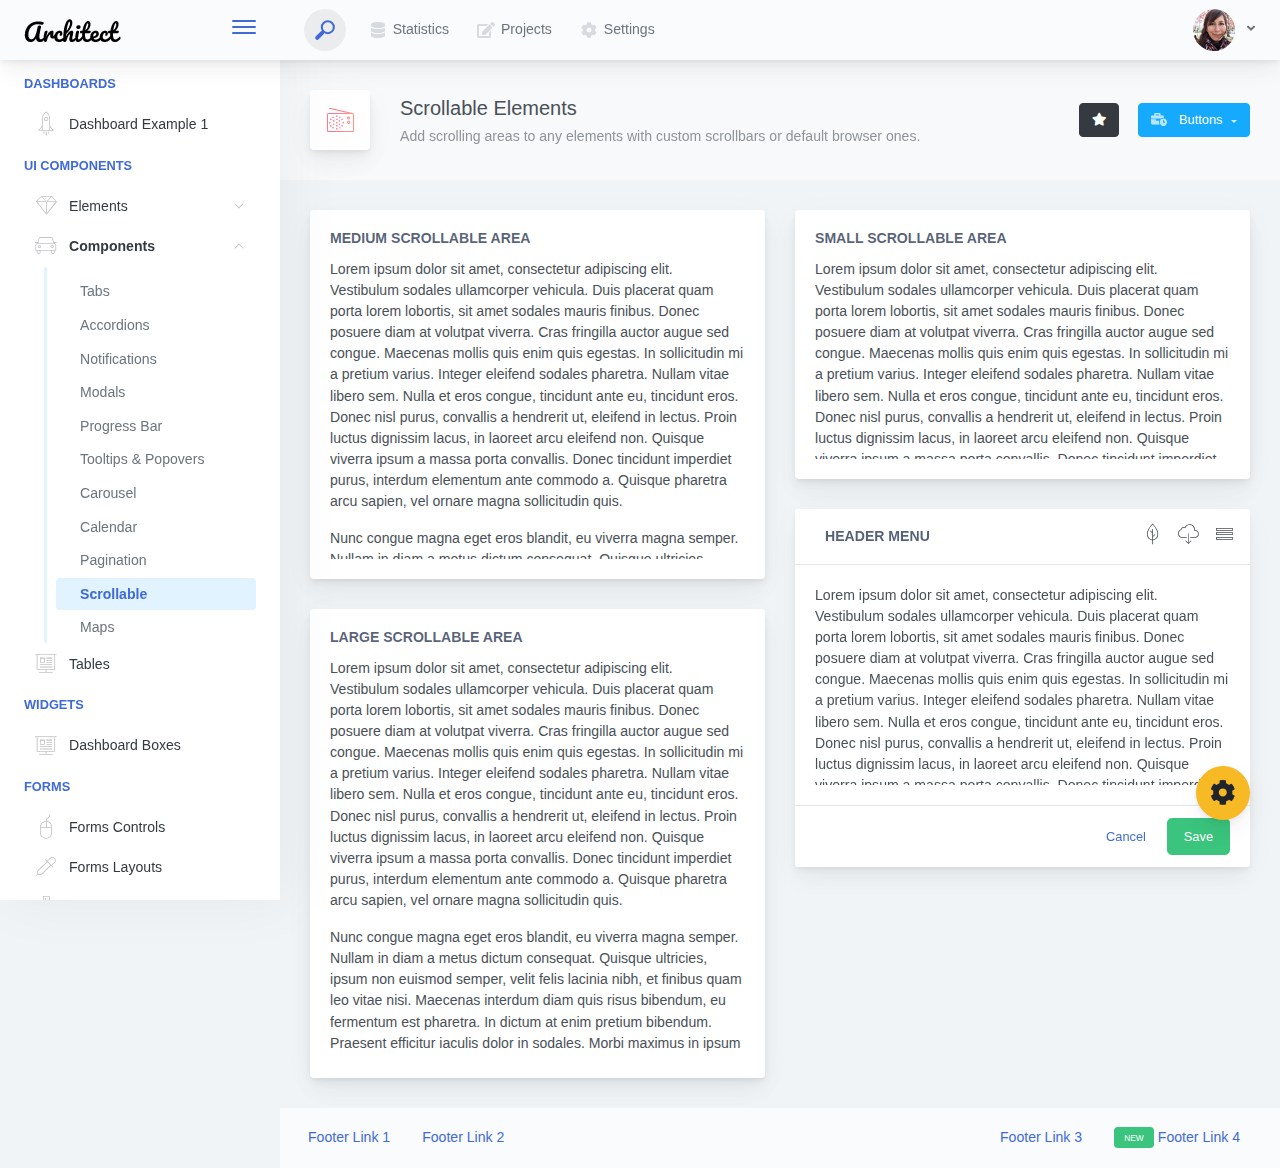
<file: tmp/architectui/components-scrollable-elements.html>
<!doctype html>
<html lang="en">

<head>
    <meta charset="utf-8">
    <meta http-equiv="X-UA-Compatible" content="IE=edge">
    <meta http-equiv="Content-Language" content="en">
    <meta http-equiv="Content-Type" content="text/html; charset=utf-8"/>
    <title>Scrollable Elements - Add scrolling areas to any elements with custom scrollbars or default browser ones.</title>
    <meta name="viewport" content="width=device-width, initial-scale=1, maximum-scale=1, user-scalable=no, shrink-to-fit=no" />
    <meta name="description" content="Add scrolling areas to any elements with custom scrollbars or default browser ones.">
    <meta name="msapplication-tap-highlight" content="no">
    <!--
    =========================================================
    * ArchitectUI HTML Theme Dashboard - v1.0.0
    =========================================================
    * Product Page: https://dashboardpack.com
    * Copyright 2019 DashboardPack (https://dashboardpack.com)
    * Licensed under MIT (https://github.com/DashboardPack/architectui-html-theme-free/blob/master/LICENSE)
    =========================================================
    * The above copyright notice and this permission notice shall be included in all copies or substantial portions of the Software.
    -->
<link href="./main.css" rel="stylesheet"></head>
<body>
    <div class="app-container app-theme-white body-tabs-shadow fixed-sidebar fixed-header">
        <div class="app-header header-shadow">
            <div class="app-header__logo">
                <div class="logo-src"></div>
                <div class="header__pane ml-auto">
                    <div>
                        <button type="button" class="hamburger close-sidebar-btn hamburger--elastic" data-class="closed-sidebar">
                            <span class="hamburger-box">
                                <span class="hamburger-inner"></span>
                            </span>
                        </button>
                    </div>
                </div>
            </div>
            <div class="app-header__mobile-menu">
                <div>
                    <button type="button" class="hamburger hamburger--elastic mobile-toggle-nav">
                        <span class="hamburger-box">
                            <span class="hamburger-inner"></span>
                        </span>
                    </button>
                </div>
            </div>
            <div class="app-header__menu">
                <span>
                    <button type="button" class="btn-icon btn-icon-only btn btn-primary btn-sm mobile-toggle-header-nav">
                        <span class="btn-icon-wrapper">
                            <i class="fa fa-ellipsis-v fa-w-6"></i>
                        </span>
                    </button>
                </span>
            </div>    <div class="app-header__content">
                <div class="app-header-left">
                    <div class="search-wrapper">
                        <div class="input-holder">
                            <input type="text" class="search-input" placeholder="Type to search">
                            <button class="search-icon"><span></span></button>
                        </div>
                        <button class="close"></button>
                    </div>
                    <ul class="header-menu nav">
                        <li class="nav-item">
                            <a href="javascript:void(0);" class="nav-link">
                                <i class="nav-link-icon fa fa-database"> </i>
                                Statistics
                            </a>
                        </li>
                        <li class="btn-group nav-item">
                            <a href="javascript:void(0);" class="nav-link">
                                <i class="nav-link-icon fa fa-edit"></i>
                                Projects
                            </a>
                        </li>
                        <li class="dropdown nav-item">
                            <a href="javascript:void(0);" class="nav-link">
                                <i class="nav-link-icon fa fa-cog"></i>
                                Settings
                            </a>
                        </li>
                    </ul>        </div>
                <div class="app-header-right">
                    <div class="header-btn-lg pr-0">
                        <div class="widget-content p-0">
                            <div class="widget-content-wrapper">
                                <div class="widget-content-left">
                                    <div class="btn-group">
                                        <a data-toggle="dropdown" aria-haspopup="true" aria-expanded="false" class="p-0 btn">
                                            <img width="42" class="rounded-circle" src="assets/images/avatars/1.jpg" alt="">
                                            <i class="fa fa-angle-down ml-2 opacity-8"></i>
                                        </a>
                                        <div tabindex="-1" role="menu" aria-hidden="true" class="dropdown-menu dropdown-menu-right">
                                            <button type="button" tabindex="0" class="dropdown-item">User Account</button>
                                            <button type="button" tabindex="0" class="dropdown-item">Settings</button>
                                            <h6 tabindex="-1" class="dropdown-header">Header</h6>
                                            <button type="button" tabindex="0" class="dropdown-item">Actions</button>
                                            <div tabindex="-1" class="dropdown-divider"></div>
                                            <button type="button" tabindex="0" class="dropdown-item">Dividers</button>
                                        </div>
                                    </div>
                                </div>
                                <div class="widget-content-left  ml-3 header-user-info">
                                    <div class="widget-heading">
                                        Alina Mclourd
                                    </div>
                                    <div class="widget-subheading">
                                        VP People Manager
                                    </div>
                                </div>
                                <div class="widget-content-right header-user-info ml-3">
                                    <button type="button" class="btn-shadow p-1 btn btn-primary btn-sm show-toastr-example">
                                        <i class="fa text-white fa-calendar pr-1 pl-1"></i>
                                    </button>
                                </div>
                            </div>
                        </div>
                    </div>        </div>
            </div>
        </div>        <div class="ui-theme-settings">
            <button type="button" id="TooltipDemo" class="btn-open-options btn btn-warning">
                <i class="fa fa-cog fa-w-16 fa-spin fa-2x"></i>
            </button>
            <div class="theme-settings__inner">
                <div class="scrollbar-container">
                    <div class="theme-settings__options-wrapper">
                        <h3 class="themeoptions-heading">Layout Options
                        </h3>
                        <div class="p-3">
                            <ul class="list-group">
                                <li class="list-group-item">
                                    <div class="widget-content p-0">
                                        <div class="widget-content-wrapper">
                                            <div class="widget-content-left mr-3">
                                                <div class="switch has-switch switch-container-class" data-class="fixed-header">
                                                    <div class="switch-animate switch-on">
                                                        <input type="checkbox" checked data-toggle="toggle" data-onstyle="success">
                                                    </div>
                                                </div>
                                            </div>
                                            <div class="widget-content-left">
                                                <div class="widget-heading">Fixed Header
                                                </div>
                                                <div class="widget-subheading">Makes the header top fixed, always visible!
                                                </div>
                                            </div>
                                        </div>
                                    </div>
                                </li>
                                <li class="list-group-item">
                                    <div class="widget-content p-0">
                                        <div class="widget-content-wrapper">
                                            <div class="widget-content-left mr-3">
                                                <div class="switch has-switch switch-container-class" data-class="fixed-sidebar">
                                                    <div class="switch-animate switch-on">
                                                        <input type="checkbox" checked data-toggle="toggle" data-onstyle="success">
                                                    </div>
                                                </div>
                                            </div>
                                            <div class="widget-content-left">
                                                <div class="widget-heading">Fixed Sidebar
                                                </div>
                                                <div class="widget-subheading">Makes the sidebar left fixed, always visible!
                                                </div>
                                            </div>
                                        </div>
                                    </div>
                                </li>
                                <li class="list-group-item">
                                    <div class="widget-content p-0">
                                        <div class="widget-content-wrapper">
                                            <div class="widget-content-left mr-3">
                                                <div class="switch has-switch switch-container-class" data-class="fixed-footer">
                                                    <div class="switch-animate switch-off">
                                                        <input type="checkbox" data-toggle="toggle" data-onstyle="success">
                                                    </div>
                                                </div>
                                            </div>
                                            <div class="widget-content-left">
                                                <div class="widget-heading">Fixed Footer
                                                </div>
                                                <div class="widget-subheading">Makes the app footer bottom fixed, always visible!
                                                </div>
                                            </div>
                                        </div>
                                    </div>
                                </li>
                            </ul>
                        </div>
                        <h3 class="themeoptions-heading">
                            <div>
                                Header Options
                            </div>
                            <button type="button" class="btn-pill btn-shadow btn-wide ml-auto btn btn-focus btn-sm switch-header-cs-class" data-class="">
                                Restore Default
                            </button>
                        </h3>
                        <div class="p-3">
                            <ul class="list-group">
                                <li class="list-group-item">
                                    <h5 class="pb-2">Choose Color Scheme
                                    </h5>
                                    <div class="theme-settings-swatches">
                                        <div class="swatch-holder bg-primary switch-header-cs-class" data-class="bg-primary header-text-light">
                                        </div>
                                        <div class="swatch-holder bg-secondary switch-header-cs-class" data-class="bg-secondary header-text-light">
                                        </div>
                                        <div class="swatch-holder bg-success switch-header-cs-class" data-class="bg-success header-text-dark">
                                        </div>
                                        <div class="swatch-holder bg-info switch-header-cs-class" data-class="bg-info header-text-dark">
                                        </div>
                                        <div class="swatch-holder bg-warning switch-header-cs-class" data-class="bg-warning header-text-dark">
                                        </div>
                                        <div class="swatch-holder bg-danger switch-header-cs-class" data-class="bg-danger header-text-light">
                                        </div>
                                        <div class="swatch-holder bg-light switch-header-cs-class" data-class="bg-light header-text-dark">
                                        </div>
                                        <div class="swatch-holder bg-dark switch-header-cs-class" data-class="bg-dark header-text-light">
                                        </div>
                                        <div class="swatch-holder bg-focus switch-header-cs-class" data-class="bg-focus header-text-light">
                                        </div>
                                        <div class="swatch-holder bg-alternate switch-header-cs-class" data-class="bg-alternate header-text-light">
                                        </div>
                                        <div class="divider">
                                        </div>
                                        <div class="swatch-holder bg-vicious-stance switch-header-cs-class" data-class="bg-vicious-stance header-text-light">
                                        </div>
                                        <div class="swatch-holder bg-midnight-bloom switch-header-cs-class" data-class="bg-midnight-bloom header-text-light">
                                        </div>
                                        <div class="swatch-holder bg-night-sky switch-header-cs-class" data-class="bg-night-sky header-text-light">
                                        </div>
                                        <div class="swatch-holder bg-slick-carbon switch-header-cs-class" data-class="bg-slick-carbon header-text-light">
                                        </div>
                                        <div class="swatch-holder bg-asteroid switch-header-cs-class" data-class="bg-asteroid header-text-light">
                                        </div>
                                        <div class="swatch-holder bg-royal switch-header-cs-class" data-class="bg-royal header-text-light">
                                        </div>
                                        <div class="swatch-holder bg-warm-flame switch-header-cs-class" data-class="bg-warm-flame header-text-dark">
                                        </div>
                                        <div class="swatch-holder bg-night-fade switch-header-cs-class" data-class="bg-night-fade header-text-dark">
                                        </div>
                                        <div class="swatch-holder bg-sunny-morning switch-header-cs-class" data-class="bg-sunny-morning header-text-dark">
                                        </div>
                                        <div class="swatch-holder bg-tempting-azure switch-header-cs-class" data-class="bg-tempting-azure header-text-dark">
                                        </div>
                                        <div class="swatch-holder bg-amy-crisp switch-header-cs-class" data-class="bg-amy-crisp header-text-dark">
                                        </div>
                                        <div class="swatch-holder bg-heavy-rain switch-header-cs-class" data-class="bg-heavy-rain header-text-dark">
                                        </div>
                                        <div class="swatch-holder bg-mean-fruit switch-header-cs-class" data-class="bg-mean-fruit header-text-dark">
                                        </div>
                                        <div class="swatch-holder bg-malibu-beach switch-header-cs-class" data-class="bg-malibu-beach header-text-light">
                                        </div>
                                        <div class="swatch-holder bg-deep-blue switch-header-cs-class" data-class="bg-deep-blue header-text-dark">
                                        </div>
                                        <div class="swatch-holder bg-ripe-malin switch-header-cs-class" data-class="bg-ripe-malin header-text-light">
                                        </div>
                                        <div class="swatch-holder bg-arielle-smile switch-header-cs-class" data-class="bg-arielle-smile header-text-light">
                                        </div>
                                        <div class="swatch-holder bg-plum-plate switch-header-cs-class" data-class="bg-plum-plate header-text-light">
                                        </div>
                                        <div class="swatch-holder bg-happy-fisher switch-header-cs-class" data-class="bg-happy-fisher header-text-dark">
                                        </div>
                                        <div class="swatch-holder bg-happy-itmeo switch-header-cs-class" data-class="bg-happy-itmeo header-text-light">
                                        </div>
                                        <div class="swatch-holder bg-mixed-hopes switch-header-cs-class" data-class="bg-mixed-hopes header-text-light">
                                        </div>
                                        <div class="swatch-holder bg-strong-bliss switch-header-cs-class" data-class="bg-strong-bliss header-text-light">
                                        </div>
                                        <div class="swatch-holder bg-grow-early switch-header-cs-class" data-class="bg-grow-early header-text-light">
                                        </div>
                                        <div class="swatch-holder bg-love-kiss switch-header-cs-class" data-class="bg-love-kiss header-text-light">
                                        </div>
                                        <div class="swatch-holder bg-premium-dark switch-header-cs-class" data-class="bg-premium-dark header-text-light">
                                        </div>
                                        <div class="swatch-holder bg-happy-green switch-header-cs-class" data-class="bg-happy-green header-text-light">
                                        </div>
                                    </div>
                                </li>
                            </ul>
                        </div>
                        <h3 class="themeoptions-heading">
                            <div>Sidebar Options</div>
                            <button type="button" class="btn-pill btn-shadow btn-wide ml-auto btn btn-focus btn-sm switch-sidebar-cs-class" data-class="">
                                Restore Default
                            </button>
                        </h3>
                        <div class="p-3">
                            <ul class="list-group">
                                <li class="list-group-item">
                                    <h5 class="pb-2">Choose Color Scheme
                                    </h5>
                                    <div class="theme-settings-swatches">
                                        <div class="swatch-holder bg-primary switch-sidebar-cs-class" data-class="bg-primary sidebar-text-light">
                                        </div>
                                        <div class="swatch-holder bg-secondary switch-sidebar-cs-class" data-class="bg-secondary sidebar-text-light">
                                        </div>
                                        <div class="swatch-holder bg-success switch-sidebar-cs-class" data-class="bg-success sidebar-text-dark">
                                        </div>
                                        <div class="swatch-holder bg-info switch-sidebar-cs-class" data-class="bg-info sidebar-text-dark">
                                        </div>
                                        <div class="swatch-holder bg-warning switch-sidebar-cs-class" data-class="bg-warning sidebar-text-dark">
                                        </div>
                                        <div class="swatch-holder bg-danger switch-sidebar-cs-class" data-class="bg-danger sidebar-text-light">
                                        </div>
                                        <div class="swatch-holder bg-light switch-sidebar-cs-class" data-class="bg-light sidebar-text-dark">
                                        </div>
                                        <div class="swatch-holder bg-dark switch-sidebar-cs-class" data-class="bg-dark sidebar-text-light">
                                        </div>
                                        <div class="swatch-holder bg-focus switch-sidebar-cs-class" data-class="bg-focus sidebar-text-light">
                                        </div>
                                        <div class="swatch-holder bg-alternate switch-sidebar-cs-class" data-class="bg-alternate sidebar-text-light">
                                        </div>
                                        <div class="divider">
                                        </div>
                                        <div class="swatch-holder bg-vicious-stance switch-sidebar-cs-class" data-class="bg-vicious-stance sidebar-text-light">
                                        </div>
                                        <div class="swatch-holder bg-midnight-bloom switch-sidebar-cs-class" data-class="bg-midnight-bloom sidebar-text-light">
                                        </div>
                                        <div class="swatch-holder bg-night-sky switch-sidebar-cs-class" data-class="bg-night-sky sidebar-text-light">
                                        </div>
                                        <div class="swatch-holder bg-slick-carbon switch-sidebar-cs-class" data-class="bg-slick-carbon sidebar-text-light">
                                        </div>
                                        <div class="swatch-holder bg-asteroid switch-sidebar-cs-class" data-class="bg-asteroid sidebar-text-light">
                                        </div>
                                        <div class="swatch-holder bg-royal switch-sidebar-cs-class" data-class="bg-royal sidebar-text-light">
                                        </div>
                                        <div class="swatch-holder bg-warm-flame switch-sidebar-cs-class" data-class="bg-warm-flame sidebar-text-dark">
                                        </div>
                                        <div class="swatch-holder bg-night-fade switch-sidebar-cs-class" data-class="bg-night-fade sidebar-text-dark">
                                        </div>
                                        <div class="swatch-holder bg-sunny-morning switch-sidebar-cs-class" data-class="bg-sunny-morning sidebar-text-dark">
                                        </div>
                                        <div class="swatch-holder bg-tempting-azure switch-sidebar-cs-class" data-class="bg-tempting-azure sidebar-text-dark">
                                        </div>
                                        <div class="swatch-holder bg-amy-crisp switch-sidebar-cs-class" data-class="bg-amy-crisp sidebar-text-dark">
                                        </div>
                                        <div class="swatch-holder bg-heavy-rain switch-sidebar-cs-class" data-class="bg-heavy-rain sidebar-text-dark">
                                        </div>
                                        <div class="swatch-holder bg-mean-fruit switch-sidebar-cs-class" data-class="bg-mean-fruit sidebar-text-dark">
                                        </div>
                                        <div class="swatch-holder bg-malibu-beach switch-sidebar-cs-class" data-class="bg-malibu-beach sidebar-text-light">
                                        </div>
                                        <div class="swatch-holder bg-deep-blue switch-sidebar-cs-class" data-class="bg-deep-blue sidebar-text-dark">
                                        </div>
                                        <div class="swatch-holder bg-ripe-malin switch-sidebar-cs-class" data-class="bg-ripe-malin sidebar-text-light">
                                        </div>
                                        <div class="swatch-holder bg-arielle-smile switch-sidebar-cs-class" data-class="bg-arielle-smile sidebar-text-light">
                                        </div>
                                        <div class="swatch-holder bg-plum-plate switch-sidebar-cs-class" data-class="bg-plum-plate sidebar-text-light">
                                        </div>
                                        <div class="swatch-holder bg-happy-fisher switch-sidebar-cs-class" data-class="bg-happy-fisher sidebar-text-dark">
                                        </div>
                                        <div class="swatch-holder bg-happy-itmeo switch-sidebar-cs-class" data-class="bg-happy-itmeo sidebar-text-light">
                                        </div>
                                        <div class="swatch-holder bg-mixed-hopes switch-sidebar-cs-class" data-class="bg-mixed-hopes sidebar-text-light">
                                        </div>
                                        <div class="swatch-holder bg-strong-bliss switch-sidebar-cs-class" data-class="bg-strong-bliss sidebar-text-light">
                                        </div>
                                        <div class="swatch-holder bg-grow-early switch-sidebar-cs-class" data-class="bg-grow-early sidebar-text-light">
                                        </div>
                                        <div class="swatch-holder bg-love-kiss switch-sidebar-cs-class" data-class="bg-love-kiss sidebar-text-light">
                                        </div>
                                        <div class="swatch-holder bg-premium-dark switch-sidebar-cs-class" data-class="bg-premium-dark sidebar-text-light">
                                        </div>
                                        <div class="swatch-holder bg-happy-green switch-sidebar-cs-class" data-class="bg-happy-green sidebar-text-light">
                                        </div>
                                    </div>
                                </li>
                            </ul>
                        </div>
                        <h3 class="themeoptions-heading">
                            <div>Main Content Options</div>
                            <button type="button" class="btn-pill btn-shadow btn-wide ml-auto active btn btn-focus btn-sm">Restore Default
                            </button>
                        </h3>
                        <div class="p-3">
                            <ul class="list-group">
                                <li class="list-group-item">
                                    <h5 class="pb-2">Page Section Tabs
                                    </h5>
                                    <div class="theme-settings-swatches">
                                        <div role="group" class="mt-2 btn-group">
                                            <button type="button" class="btn-wide btn-shadow btn-primary btn btn-secondary switch-theme-class" data-class="body-tabs-line">
                                                Line
                                            </button>
                                            <button type="button" class="btn-wide btn-shadow btn-primary active btn btn-secondary switch-theme-class" data-class="body-tabs-shadow">
                                                Shadow
                                            </button>
                                        </div>
                                    </div>
                                </li>
                            </ul>
                        </div>
                    </div>
                </div>
            </div>
        </div>        <div class="app-main">
                <div class="app-sidebar sidebar-shadow">
                    <div class="app-header__logo">
                        <div class="logo-src"></div>
                        <div class="header__pane ml-auto">
                            <div>
                                <button type="button" class="hamburger close-sidebar-btn hamburger--elastic" data-class="closed-sidebar">
                                    <span class="hamburger-box">
                                        <span class="hamburger-inner"></span>
                                    </span>
                                </button>
                            </div>
                        </div>
                    </div>
                    <div class="app-header__mobile-menu">
                        <div>
                            <button type="button" class="hamburger hamburger--elastic mobile-toggle-nav">
                                <span class="hamburger-box">
                                    <span class="hamburger-inner"></span>
                                </span>
                            </button>
                        </div>
                    </div>
                    <div class="app-header__menu">
                        <span>
                            <button type="button" class="btn-icon btn-icon-only btn btn-primary btn-sm mobile-toggle-header-nav">
                                <span class="btn-icon-wrapper">
                                    <i class="fa fa-ellipsis-v fa-w-6"></i>
                                </span>
                            </button>
                        </span>
                    </div>    <div class="scrollbar-sidebar">
                        <div class="app-sidebar__inner">
                            <ul class="vertical-nav-menu">
                                <li class="app-sidebar__heading">Dashboards</li>
                                <li>
                                    <a href="index.html">
                                        <i class="metismenu-icon pe-7s-rocket"></i>
                                        Dashboard Example 1
                                    </a>
                                </li>
                                <li class="app-sidebar__heading">UI Components</li>
                                <li
                                    
                                    
                                    
                                    
                                    
                                    
                                    
                                    
                                >
                                    <a href="#">
                                        <i class="metismenu-icon pe-7s-diamond"></i>
                                        Elements
                                        <i class="metismenu-state-icon pe-7s-angle-down caret-left"></i>
                                    </a>
                                    <ul
                                        
                                        
                                        
                                        
                                        
                                        
                                        
                                        
                                    >
                                        <li>
                                            <a href="elements-buttons-standard.html">
                                                <i class="metismenu-icon"></i>
                                                Buttons
                                            </a>
                                        </li>
                                        <li>
                                            <a href="elements-dropdowns.html">
                                                <i class="metismenu-icon">
                                                </i>Dropdowns
                                            </a>
                                        </li>
                                        <li>
                                            <a href="elements-icons.html">
                                                <i class="metismenu-icon">
                                                </i>Icons
                                            </a>
                                        </li>
                                        <li>
                                            <a href="elements-badges-labels.html">
                                                <i class="metismenu-icon">
                                                </i>Badges
                                            </a>
                                        </li>
                                        <li>
                                            <a href="elements-cards.html">
                                                <i class="metismenu-icon">
                                                </i>Cards
                                            </a>
                                        </li>
                                        <li>
                                            <a href="elements-list-group.html">
                                                <i class="metismenu-icon">
                                                </i>List Groups
                                            </a>
                                        </li>
                                        <li>
                                            <a href="elements-navigation.html">
                                                <i class="metismenu-icon">
                                                </i>Navigation Menus
                                            </a>
                                        </li>
                                        <li>
                                            <a href="elements-utilities.html">
                                                <i class="metismenu-icon">
                                                </i>Utilities
                                            </a>
                                        </li>
                                    </ul>
                                </li>
                                <li
                                    
                                    
                                    
                                    
                                    
                                    
                                    
                                    
                                    
                                     class="mm-active"
                                    
                                >
                                    <a href="#">
                                        <i class="metismenu-icon pe-7s-car"></i>
                                        Components
                                        <i class="metismenu-state-icon pe-7s-angle-down caret-left"></i>
                                    </a>
                                    <ul
                                        
                                        
                                        
                                        
                                        
                                        
                                        
                                        
                                        
                                         class="mm-show"
                                        
                                    >
                                        <li>
                                            <a href="components-tabs.html">
                                                <i class="metismenu-icon">
                                                </i>Tabs
                                            </a>
                                        </li>
                                        <li>
                                            <a href="components-accordions.html">
                                                <i class="metismenu-icon">
                                                </i>Accordions
                                            </a>
                                        </li>
                                        <li>
                                            <a href="components-notifications.html">
                                                <i class="metismenu-icon">
                                                </i>Notifications
                                            </a>
                                        </li>
                                        <li>
                                            <a href="components-modals.html">
                                                <i class="metismenu-icon">
                                                </i>Modals
                                            </a>
                                        </li>
                                        <li>
                                            <a href="components-progress-bar.html">
                                                <i class="metismenu-icon">
                                                </i>Progress Bar
                                            </a>
                                        </li>
                                        <li>
                                            <a href="components-tooltips-popovers.html">
                                                <i class="metismenu-icon">
                                                </i>Tooltips &amp; Popovers
                                            </a>
                                        </li>
                                        <li>
                                            <a href="components-carousel.html">
                                                <i class="metismenu-icon">
                                                </i>Carousel
                                            </a>
                                        </li>
                                        <li>
                                            <a href="components-calendar.html">
                                                <i class="metismenu-icon">
                                                </i>Calendar
                                            </a>
                                        </li>
                                        <li>
                                            <a href="components-pagination.html">
                                                <i class="metismenu-icon">
                                                </i>Pagination
                                            </a>
                                        </li>
                                        <li>
                                            <a href="components-scrollable-elements.html" class="mm-active">
                                                <i class="metismenu-icon">
                                                </i>Scrollable
                                            </a>
                                        </li>
                                        <li>
                                            <a href="components-maps.html">
                                                <i class="metismenu-icon">
                                                </i>Maps
                                            </a>
                                        </li>
                                    </ul>
                                </li>
                                <li  >
                                    <a href="tables-regular.html">
                                        <i class="metismenu-icon pe-7s-display2"></i>
                                        Tables
                                    </a>
                                </li>
                                <li class="app-sidebar__heading">Widgets</li>
                                <li>
                                    <a href="dashboard-boxes.html">
                                        <i class="metismenu-icon pe-7s-display2"></i>
                                        Dashboard Boxes
                                    </a>
                                </li>
                                <li class="app-sidebar__heading">Forms</li>
                                <li>
                                    <a href="forms-controls.html">
                                        <i class="metismenu-icon pe-7s-mouse">
                                        </i>Forms Controls
                                    </a>
                                </li>
                                <li>
                                    <a href="forms-layouts.html">
                                        <i class="metismenu-icon pe-7s-eyedropper">
                                        </i>Forms Layouts
                                    </a>
                                </li>
                                <li>
                                    <a href="forms-validation.html">
                                        <i class="metismenu-icon pe-7s-pendrive">
                                        </i>Forms Validation
                                    </a>
                                </li>
                                <li class="app-sidebar__heading">Charts</li>
                                <li>
                                    <a href="charts-chartjs.html">
                                        <i class="metismenu-icon pe-7s-graph2">
                                        </i>ChartJS
                                    </a>
                                </li>
                                <li class="app-sidebar__heading">PRO Version</li>
                                <li>
                                    <a href="https://dashboardpack.com/theme-details/architectui-dashboard-html-pro/" target="_blank">
                                        <i class="metismenu-icon pe-7s-graph2">
                                        </i>
                                        Upgrade to PRO
                                    </a>
                                </li>
                            </ul>
                        </div>
                    </div>
                </div>    <div class="app-main__outer">
                    <div class="app-main__inner">
                        <div class="app-page-title">
                            <div class="page-title-wrapper">
                                <div class="page-title-heading">
                                    <div class="page-title-icon">
                                        <i class="pe-7s-radio icon-gradient bg-strong-bliss">
                                        </i>
                                    </div>
                                    <div>Scrollable Elements
                                        <div class="page-title-subheading">Add scrolling areas to any elements with custom scrollbars or default browser ones.
                                        </div>
                                    </div>
                                </div>
                                <div class="page-title-actions">
                                    <button type="button" data-toggle="tooltip" title="Example Tooltip" data-placement="bottom" class="btn-shadow mr-3 btn btn-dark">
                                        <i class="fa fa-star"></i>
                                    </button>
                                    <div class="d-inline-block dropdown">
                                        <button type="button" data-toggle="dropdown" aria-haspopup="true" aria-expanded="false" class="btn-shadow dropdown-toggle btn btn-info">
                                            <span class="btn-icon-wrapper pr-2 opacity-7">
                                                <i class="fa fa-business-time fa-w-20"></i>
                                            </span>
                                            Buttons
                                        </button>
                                        <div tabindex="-1" role="menu" aria-hidden="true" class="dropdown-menu dropdown-menu-right">
                                            <ul class="nav flex-column">
                                                <li class="nav-item">
                                                    <a href="javascript:void(0);" class="nav-link">
                                                        <i class="nav-link-icon lnr-inbox"></i>
                                                        <span>
                                                            Inbox
                                                        </span>
                                                        <div class="ml-auto badge badge-pill badge-secondary">86</div>
                                                    </a>
                                                </li>
                                                <li class="nav-item">
                                                    <a href="javascript:void(0);" class="nav-link">
                                                        <i class="nav-link-icon lnr-book"></i>
                                                        <span>
                                                            Book
                                                        </span>
                                                        <div class="ml-auto badge badge-pill badge-danger">5</div>
                                                    </a>
                                                </li>
                                                <li class="nav-item">
                                                    <a href="javascript:void(0);" class="nav-link">
                                                        <i class="nav-link-icon lnr-picture"></i>
                                                        <span>
                                                            Picture
                                                        </span>
                                                    </a>
                                                </li>
                                                <li class="nav-item">
                                                    <a disabled href="javascript:void(0);" class="nav-link disabled">
                                                        <i class="nav-link-icon lnr-file-empty"></i>
                                                        <span>
                                                            File Disabled
                                                        </span>
                                                    </a>
                                                </li>
                                            </ul>
                                        </div>
                                    </div>
                                </div>    </div>
                        </div>            <div class="row">
                            <div class="col-lg-6">
                                <div class="main-card mb-3 card">
                                    <div class="card-body"><h5 class="card-title">Medium Scrollable Area</h5>
                                        <div class="scroll-area-md">
                                            <div class="scrollbar-container ps--active-y"><p>Lorem ipsum dolor sit amet, consectetur adipiscing elit. Vestibulum sodales ullamcorper vehicula. Duis placerat quam porta lorem lobortis, sit amet sodales mauris
                                                finibus. Donec posuere diam at volutpat viverra. Cras fringilla auctor augue sed congue. Maecenas mollis quis enim quis egestas. In sollicitudin mi a pretium varius. Integer eleifend sodales pharetra. Nullam vitae
                                                libero sem. Nulla et eros congue, tincidunt ante eu, tincidunt eros. Donec nisl purus, convallis a hendrerit ut, eleifend in lectus. Proin luctus dignissim lacus, in laoreet arcu eleifend non. Quisque viverra ipsum
                                                a massa porta convallis. Donec tincidunt imperdiet purus, interdum elementum ante commodo a. Quisque pharetra arcu sapien, vel ornare magna sollicitudin quis.</p>
                                                <p>Nunc congue magna eget eros blandit, eu viverra magna semper. Nullam in diam a metus dictum consequat. Quisque ultricies, ipsum non euismod semper, velit felis lacinia nibh, et finibus quam leo vitae nisi.
                                                    Maecenas interdum diam quis risus bibendum, eu fermentum est pharetra. In dictum at enim pretium bibendum. Praesent efficitur iaculis dolor in sodales. Morbi maximus in ipsum in malesuada. Proin semper lacus
                                                    tempor magna aliquam, sed aliquam dui scelerisque. Donec nisi nulla, rhoncus a tristique eget, ultrices vitae dolor. Ut id urna vitae ante tincidunt pharetra at non metus. Nunc in suscipit nulla. Sed vitae leo
                                                    vulputate, euismod tortor vel, aliquet velit. Curabitur eget tincidunt elit. Nam et ligula finibus, eleifend velit et, commodo quam. Praesent non libero velit.</p>
                                                <p>Nunc congue magna eget eros blandit, eu viverra magna semper. Nullam in diam a metus dictum consequat. Quisque ultricies, ipsum non euismod semper, velit felis lacinia nibh, et finibus quam leo vitae nisi.
                                                    Maecenas interdum diam quis risus bibendum, eu fermentum est pharetra. In dictum at enim pretium bibendum. Praesent efficitur iaculis dolor in sodales. Morbi maximus in ipsum in malesuada. Proin semper lacus
                                                    tempor magna aliquam, sed aliquam dui scelerisque. Donec nisi nulla, rhoncus a tristique eget, ultrices vitae dolor. Ut id urna vitae ante tincidunt pharetra at non metus. Nunc in suscipit nulla. Sed vitae leo
                                                    vulputate, euismod tortor vel, aliquet velit. Curabitur eget tincidunt elit. Nam et ligula finibus, eleifend velit et, commodo quam. Praesent non libero velit.</p>
                                                <p>Nunc congue magna eget eros blandit, eu viverra magna semper. Nullam in diam a metus dictum consequat. Quisque ultricies, ipsum non euismod semper, velit felis lacinia nibh, et finibus quam leo vitae nisi.
                                                    Maecenas interdum diam quis risus bibendum, eu fermentum est pharetra. In dictum at enim pretium bibendum. Praesent efficitur iaculis dolor in sodales. Morbi maximus in ipsum in malesuada. Proin semper lacus
                                                    tempor magna aliquam, sed aliquam dui scelerisque. Donec nisi nulla, rhoncus a tristique eget, ultrices vitae dolor. Ut id urna vitae ante tincidunt pharetra at non metus. Nunc in suscipit nulla. Sed vitae leo
                                                    vulputate, euismod tortor vel, aliquet velit. Curabitur eget tincidunt elit. Nam et ligula finibus, eleifend velit et, commodo quam. Praesent non libero velit.</p>
                                            </div>
                                        </div>
                                    </div>
                                </div>
                                <div class="main-card mb-3 card">
                                    <div class="card-body"><h5 class="card-title">Large Scrollable Area</h5>
                                        <div class="scroll-area-lg">
                                            <div class="scrollbar-container ps--active-y"><p>Lorem ipsum dolor sit amet, consectetur adipiscing elit. Vestibulum sodales ullamcorper vehicula. Duis placerat quam porta lorem lobortis, sit amet sodales mauris
                                                finibus. Donec posuere diam at volutpat viverra. Cras fringilla auctor augue sed congue. Maecenas mollis quis enim quis egestas. In sollicitudin mi a pretium varius. Integer eleifend sodales pharetra. Nullam vitae
                                                libero sem. Nulla et eros congue, tincidunt ante eu, tincidunt eros. Donec nisl purus, convallis a hendrerit ut, eleifend in lectus. Proin luctus dignissim lacus, in laoreet arcu eleifend non. Quisque viverra ipsum
                                                a massa porta convallis. Donec tincidunt imperdiet purus, interdum elementum ante commodo a. Quisque pharetra arcu sapien, vel ornare magna sollicitudin quis.</p>
                                                <p>Nunc congue magna eget eros blandit, eu viverra magna semper. Nullam in diam a metus dictum consequat. Quisque ultricies, ipsum non euismod semper, velit felis lacinia nibh, et finibus quam leo vitae nisi.
                                                    Maecenas interdum diam quis risus bibendum, eu fermentum est pharetra. In dictum at enim pretium bibendum. Praesent efficitur iaculis dolor in sodales. Morbi maximus in ipsum in malesuada. Proin semper lacus
                                                    tempor magna aliquam, sed aliquam dui scelerisque. Donec nisi nulla, rhoncus a tristique eget, ultrices vitae dolor. Ut id urna vitae ante tincidunt pharetra at non metus. Nunc in suscipit nulla. Sed vitae leo
                                                    vulputate, euismod tortor vel, aliquet velit. Curabitur eget tincidunt elit. Nam et ligula finibus, eleifend velit et, commodo quam. Praesent non libero velit.</p>
                                                <p>Nunc congue magna eget eros blandit, eu viverra magna semper. Nullam in diam a metus dictum consequat. Quisque ultricies, ipsum non euismod semper, velit felis lacinia nibh, et finibus quam leo vitae nisi.
                                                    Maecenas interdum diam quis risus bibendum, eu fermentum est pharetra. In dictum at enim pretium bibendum. Praesent efficitur iaculis dolor in sodales. Morbi maximus in ipsum in malesuada. Proin semper lacus
                                                    tempor magna aliquam, sed aliquam dui scelerisque. Donec nisi nulla, rhoncus a tristique eget, ultrices vitae dolor. Ut id urna vitae ante tincidunt pharetra at non metus. Nunc in suscipit nulla. Sed vitae leo
                                                    vulputate, euismod tortor vel, aliquet velit. Curabitur eget tincidunt elit. Nam et ligula finibus, eleifend velit et, commodo quam. Praesent non libero velit.</p>
                                                <p>Nunc congue magna eget eros blandit, eu viverra magna semper. Nullam in diam a metus dictum consequat. Quisque ultricies, ipsum non euismod semper, velit felis lacinia nibh, et finibus quam leo vitae nisi.
                                                    Maecenas interdum diam quis risus bibendum, eu fermentum est pharetra. In dictum at enim pretium bibendum. Praesent efficitur iaculis dolor in sodales. Morbi maximus in ipsum in malesuada. Proin semper lacus
                                                    tempor magna aliquam, sed aliquam dui scelerisque. Donec nisi nulla, rhoncus a tristique eget, ultrices vitae dolor. Ut id urna vitae ante tincidunt pharetra at non metus. Nunc in suscipit nulla. Sed vitae leo
                                                    vulputate, euismod tortor vel, aliquet velit. Curabitur eget tincidunt elit. Nam et ligula finibus, eleifend velit et, commodo quam. Praesent non libero velit.</p>
                                            </div>
                                        </div>
                                    </div>
                                </div>
                            </div>
                            <div class="col-lg-6">
                                <div class="main-card mb-3 card">
                                    <div class="card-body"><h5 class="card-title">Small Scrollable Area</h5>
                                        <div class="scroll-area-sm">
                                            <div class="scrollbar-container ps--active-y"><p>Lorem ipsum dolor sit amet, consectetur adipiscing elit. Vestibulum sodales ullamcorper vehicula. Duis placerat quam porta lorem lobortis, sit amet sodales mauris
                                                finibus. Donec posuere diam at volutpat viverra. Cras fringilla auctor augue sed congue. Maecenas mollis quis enim quis egestas. In sollicitudin mi a pretium varius. Integer eleifend sodales pharetra. Nullam vitae
                                                libero sem. Nulla et eros congue, tincidunt ante eu, tincidunt eros. Donec nisl purus, convallis a hendrerit ut, eleifend in lectus. Proin luctus dignissim lacus, in laoreet arcu eleifend non. Quisque viverra ipsum
                                                a massa porta convallis. Donec tincidunt imperdiet purus, interdum elementum ante commodo a. Quisque pharetra arcu sapien, vel ornare magna sollicitudin quis.</p>
                                                <p>Nunc congue magna eget eros blandit, eu viverra magna semper. Nullam in diam a metus dictum consequat. Quisque ultricies, ipsum non euismod semper, velit felis lacinia nibh, et finibus quam leo vitae nisi.
                                                    Maecenas interdum diam quis risus bibendum, eu fermentum est pharetra. In dictum at enim pretium bibendum. Praesent efficitur iaculis dolor in sodales. Morbi maximus in ipsum in malesuada. Proin semper lacus
                                                    tempor magna aliquam, sed aliquam dui scelerisque. Donec nisi nulla, rhoncus a tristique eget, ultrices vitae dolor. Ut id urna vitae ante tincidunt pharetra at non metus. Nunc in suscipit nulla. Sed vitae leo
                                                    vulputate, euismod tortor vel, aliquet velit. Curabitur eget tincidunt elit. Nam et ligula finibus, eleifend velit et, commodo quam. Praesent non libero velit.</p>
                                                <p>Nunc congue magna eget eros blandit, eu viverra magna semper. Nullam in diam a metus dictum consequat. Quisque ultricies, ipsum non euismod semper, velit felis lacinia nibh, et finibus quam leo vitae nisi.
                                                    Maecenas interdum diam quis risus bibendum, eu fermentum est pharetra. In dictum at enim pretium bibendum. Praesent efficitur iaculis dolor in sodales. Morbi maximus in ipsum in malesuada. Proin semper lacus
                                                    tempor magna aliquam, sed aliquam dui scelerisque. Donec nisi nulla, rhoncus a tristique eget, ultrices vitae dolor. Ut id urna vitae ante tincidunt pharetra at non metus. Nunc in suscipit nulla. Sed vitae leo
                                                    vulputate, euismod tortor vel, aliquet velit. Curabitur eget tincidunt elit. Nam et ligula finibus, eleifend velit et, commodo quam. Praesent non libero velit.</p>
                                                <p>Nunc congue magna eget eros blandit, eu viverra magna semper. Nullam in diam a metus dictum consequat. Quisque ultricies, ipsum non euismod semper, velit felis lacinia nibh, et finibus quam leo vitae nisi.
                                                    Maecenas interdum diam quis risus bibendum, eu fermentum est pharetra. In dictum at enim pretium bibendum. Praesent efficitur iaculis dolor in sodales. Morbi maximus in ipsum in malesuada. Proin semper lacus
                                                    tempor magna aliquam, sed aliquam dui scelerisque. Donec nisi nulla, rhoncus a tristique eget, ultrices vitae dolor. Ut id urna vitae ante tincidunt pharetra at non metus. Nunc in suscipit nulla. Sed vitae leo
                                                    vulputate, euismod tortor vel, aliquet velit. Curabitur eget tincidunt elit. Nam et ligula finibus, eleifend velit et, commodo quam. Praesent non libero velit.</p>
                                            </div>
                                        </div>
                                    </div>
                                </div>
                                <div class="main-card mb-3 card">
                                    <div class="card-header">
                                        <i class="header-icon lnr-laptop-phone icon-gradient bg-plum-plate"> </i>
                                        Header Menu
                                        <div class="btn-actions-pane-right actions-icon-btn">
                                            <button class="btn-icon btn-icon-only btn btn-link"><i class="pe-7s-leaf btn-icon-wrapper"></i></button>
                                            <button class="btn-icon btn-icon-only btn btn-link"><i class="pe-7s-cloud-download btn-icon-wrapper"></i></button>
                                            <div class="btn-group">
                                                <button type="button" aria-haspopup="true" aria-expanded="false" class="btn-icon btn-icon-only btn btn-link"><i class="pe-7s-menu btn-icon-wrapper"></i></button>
                                                <div tabindex="-1" role="menu" aria-hidden="true" class="dropdown-menu-right dropdown-menu-shadow dropdown-menu-hover-link dropdown-menu"><h6 tabindex="-1" class="dropdown-header">Header</h6>
                                                    <button type="button" tabindex="0" class="dropdown-item"><i class="dropdown-icon lnr-inbox"> </i><span>Menus</span></button>
                                                    <button type="button" tabindex="0" class="dropdown-item"><i class="dropdown-icon lnr-file-empty"> </i><span>Settings</span></button>
                                                    <button type="button" tabindex="0" class="dropdown-item"><i class="dropdown-icon lnr-book"> </i><span>Actions</span></button>
                                                    <div tabindex="-1" class="dropdown-divider"></div>
                                                    <div class="p-3 text-right">
                                                        <button class="mr-2 btn-shadow btn-sm btn btn-link">View Details</button>
                                                        <button class="mr-2 btn-shadow btn-sm btn btn-primary">Action</button>
                                                    </div>
                                                </div>
                                            </div>
                                        </div>
                                    </div>
                                    <div class="card-body">
                                        <div class="scroll-area-sm">
                                            <div class="scrollbar-container ps--active-y"><p>Lorem ipsum dolor sit amet, consectetur adipiscing elit. Vestibulum sodales ullamcorper vehicula. Duis placerat quam porta lorem lobortis, sit amet sodales mauris
                                                finibus. Donec posuere diam at volutpat viverra. Cras fringilla auctor augue sed congue. Maecenas mollis quis enim quis egestas. In sollicitudin mi a pretium varius. Integer eleifend sodales pharetra. Nullam vitae
                                                libero sem. Nulla et eros congue, tincidunt ante eu, tincidunt eros. Donec nisl purus, convallis a hendrerit ut, eleifend in lectus. Proin luctus dignissim lacus, in laoreet arcu eleifend non. Quisque viverra ipsum
                                                a massa porta convallis. Donec tincidunt imperdiet purus, interdum elementum ante commodo a. Quisque pharetra arcu sapien, vel ornare magna sollicitudin quis.</p>
                                                <p>Nunc congue magna eget eros blandit, eu viverra magna semper. Nullam in diam a metus dictum consequat. Quisque ultricies, ipsum non euismod semper, velit felis lacinia nibh, et finibus quam leo vitae nisi.
                                                    Maecenas interdum diam quis risus bibendum, eu fermentum est pharetra. In dictum at enim pretium bibendum. Praesent efficitur iaculis dolor in sodales. Morbi maximus in ipsum in malesuada. Proin semper lacus
                                                    tempor magna aliquam, sed aliquam dui scelerisque. Donec nisi nulla, rhoncus a tristique eget, ultrices vitae dolor. Ut id urna vitae ante tincidunt pharetra at non metus. Nunc in suscipit nulla. Sed vitae leo
                                                    vulputate, euismod tortor vel, aliquet velit. Curabitur eget tincidunt elit. Nam et ligula finibus, eleifend velit et, commodo quam. Praesent non libero velit.</p>
                                                <p>Nunc congue magna eget eros blandit, eu viverra magna semper. Nullam in diam a metus dictum consequat. Quisque ultricies, ipsum non euismod semper, velit felis lacinia nibh, et finibus quam leo vitae nisi.
                                                    Maecenas interdum diam quis risus bibendum, eu fermentum est pharetra. In dictum at enim pretium bibendum. Praesent efficitur iaculis dolor in sodales. Morbi maximus in ipsum in malesuada. Proin semper lacus
                                                    tempor magna aliquam, sed aliquam dui scelerisque. Donec nisi nulla, rhoncus a tristique eget, ultrices vitae dolor. Ut id urna vitae ante tincidunt pharetra at non metus. Nunc in suscipit nulla. Sed vitae leo
                                                    vulputate, euismod tortor vel, aliquet velit. Curabitur eget tincidunt elit. Nam et ligula finibus, eleifend velit et, commodo quam. Praesent non libero velit.</p>
                                            </div>
                                        </div>
                                    </div>
                                    <div class="d-block text-right card-footer">
                                        <button class="mr-2 btn btn-link btn-sm">Cancel</button>
                                        <button class="btn btn-success btn-lg">Save</button>
                                    </div>
                                </div>
                            </div>
                        </div>
                    </div>
                    <div class="app-wrapper-footer">
                        <div class="app-footer">
                            <div class="app-footer__inner">
                                <div class="app-footer-left">
                                    <ul class="nav">
                                        <li class="nav-item">
                                            <a href="javascript:void(0);" class="nav-link">
                                                Footer Link 1
                                            </a>
                                        </li>
                                        <li class="nav-item">
                                            <a href="javascript:void(0);" class="nav-link">
                                                Footer Link 2
                                            </a>
                                        </li>
                                    </ul>
                                </div>
                                <div class="app-footer-right">
                                    <ul class="nav">
                                        <li class="nav-item">
                                            <a href="javascript:void(0);" class="nav-link">
                                                Footer Link 3
                                            </a>
                                        </li>
                                        <li class="nav-item">
                                            <a href="javascript:void(0);" class="nav-link">
                                                <div class="badge badge-success mr-1 ml-0">
                                                    <small>NEW</small>
                                                </div>
                                                Footer Link 4
                                            </a>
                                        </li>
                                    </ul>
                                </div>
                            </div>
                        </div>
                    </div>    </div>
        </div>
    </div>
<script type="text/javascript" src="./assets/scripts/main.js"></script></body>
</html>
</file>
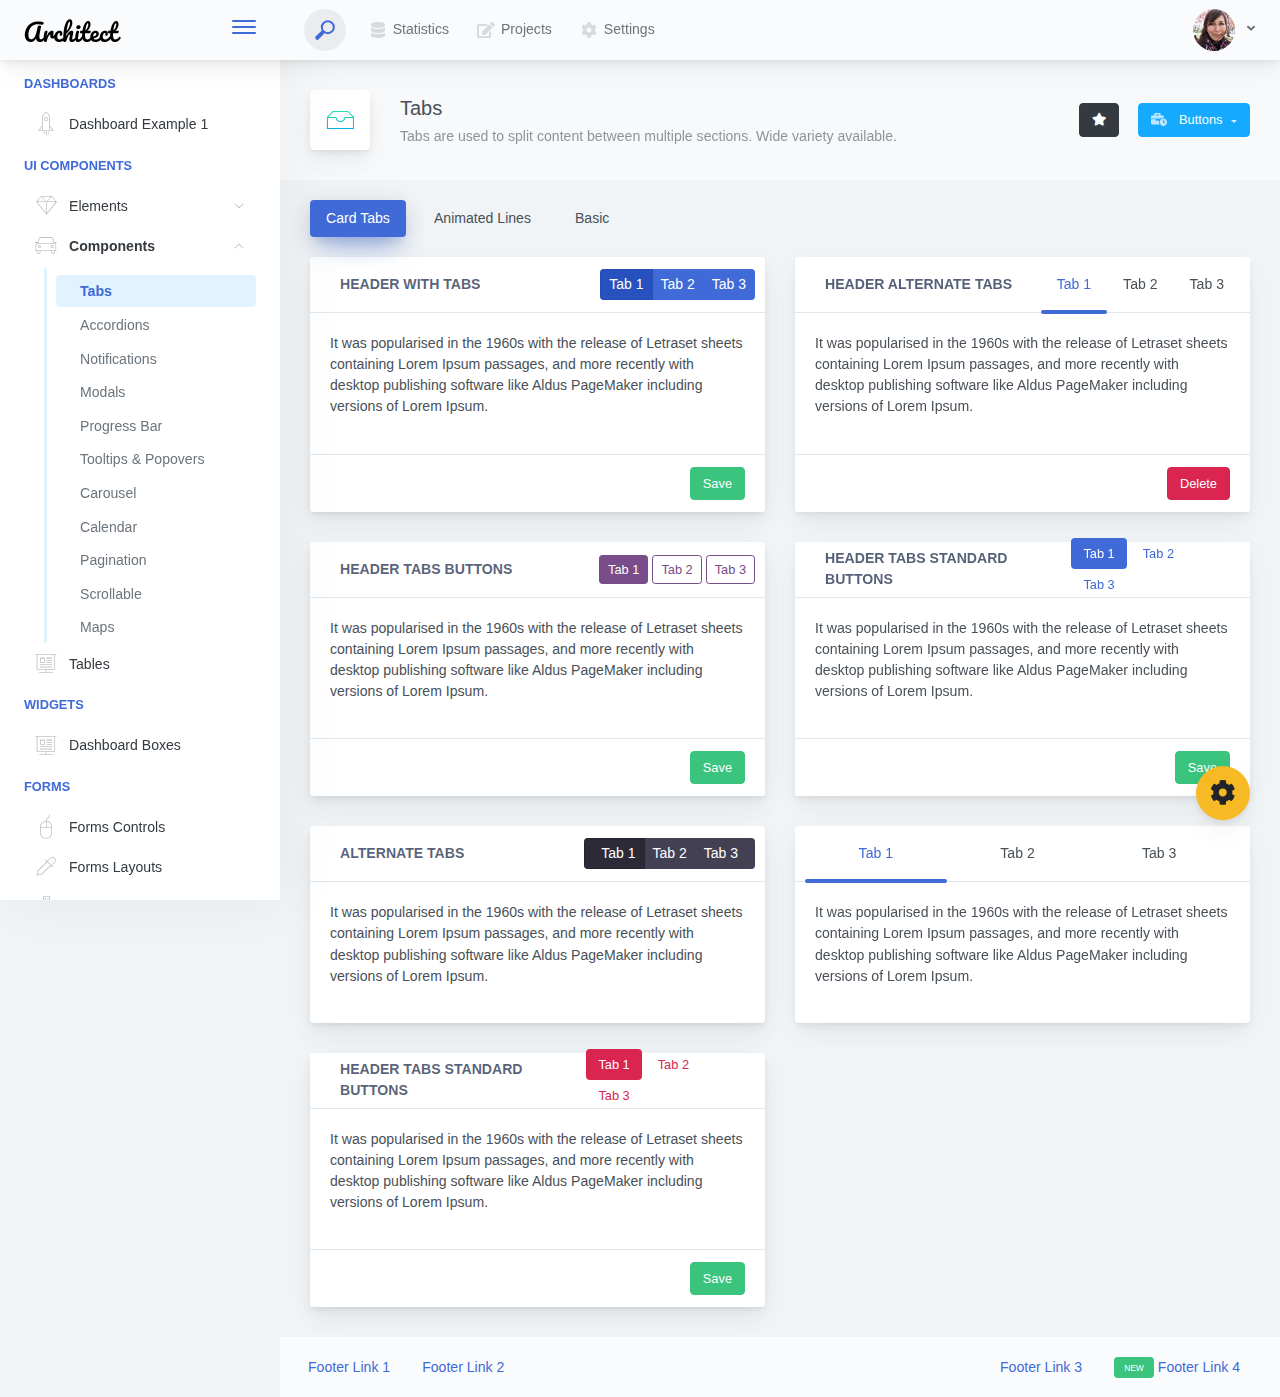
<file: tmp/architectui/components-tabs.html>
<!doctype html>
<html lang="en">

<head>
    <meta charset="utf-8">
    <meta http-equiv="X-UA-Compatible" content="IE=edge">
    <meta http-equiv="Content-Language" content="en">
    <meta http-equiv="Content-Type" content="text/html; charset=utf-8"/>
    <title>Tabs - Tabs are used to split content between multiple sections. Wide variety available.</title>
    <meta name="viewport" content="width=device-width, initial-scale=1, maximum-scale=1, user-scalable=no, shrink-to-fit=no" />
    <meta name="description" content="Tabs are used to split content between multiple sections. Wide variety available.">
    <meta name="msapplication-tap-highlight" content="no">
    <!--
    =========================================================
    * ArchitectUI HTML Theme Dashboard - v1.0.0
    =========================================================
    * Product Page: https://dashboardpack.com
    * Copyright 2019 DashboardPack (https://dashboardpack.com)
    * Licensed under MIT (https://github.com/DashboardPack/architectui-html-theme-free/blob/master/LICENSE)
    =========================================================
    * The above copyright notice and this permission notice shall be included in all copies or substantial portions of the Software.
    -->
<link href="./main.css" rel="stylesheet"></head>
<body>
    <div class="app-container app-theme-white body-tabs-shadow fixed-sidebar fixed-header">
        <div class="app-header header-shadow">
            <div class="app-header__logo">
                <div class="logo-src"></div>
                <div class="header__pane ml-auto">
                    <div>
                        <button type="button" class="hamburger close-sidebar-btn hamburger--elastic" data-class="closed-sidebar">
                            <span class="hamburger-box">
                                <span class="hamburger-inner"></span>
                            </span>
                        </button>
                    </div>
                </div>
            </div>
            <div class="app-header__mobile-menu">
                <div>
                    <button type="button" class="hamburger hamburger--elastic mobile-toggle-nav">
                        <span class="hamburger-box">
                            <span class="hamburger-inner"></span>
                        </span>
                    </button>
                </div>
            </div>
            <div class="app-header__menu">
                <span>
                    <button type="button" class="btn-icon btn-icon-only btn btn-primary btn-sm mobile-toggle-header-nav">
                        <span class="btn-icon-wrapper">
                            <i class="fa fa-ellipsis-v fa-w-6"></i>
                        </span>
                    </button>
                </span>
            </div>    <div class="app-header__content">
                <div class="app-header-left">
                    <div class="search-wrapper">
                        <div class="input-holder">
                            <input type="text" class="search-input" placeholder="Type to search">
                            <button class="search-icon"><span></span></button>
                        </div>
                        <button class="close"></button>
                    </div>
                    <ul class="header-menu nav">
                        <li class="nav-item">
                            <a href="javascript:void(0);" class="nav-link">
                                <i class="nav-link-icon fa fa-database"> </i>
                                Statistics
                            </a>
                        </li>
                        <li class="btn-group nav-item">
                            <a href="javascript:void(0);" class="nav-link">
                                <i class="nav-link-icon fa fa-edit"></i>
                                Projects
                            </a>
                        </li>
                        <li class="dropdown nav-item">
                            <a href="javascript:void(0);" class="nav-link">
                                <i class="nav-link-icon fa fa-cog"></i>
                                Settings
                            </a>
                        </li>
                    </ul>        </div>
                <div class="app-header-right">
                    <div class="header-btn-lg pr-0">
                        <div class="widget-content p-0">
                            <div class="widget-content-wrapper">
                                <div class="widget-content-left">
                                    <div class="btn-group">
                                        <a data-toggle="dropdown" aria-haspopup="true" aria-expanded="false" class="p-0 btn">
                                            <img width="42" class="rounded-circle" src="assets/images/avatars/1.jpg" alt="">
                                            <i class="fa fa-angle-down ml-2 opacity-8"></i>
                                        </a>
                                        <div tabindex="-1" role="menu" aria-hidden="true" class="dropdown-menu dropdown-menu-right">
                                            <button type="button" tabindex="0" class="dropdown-item">User Account</button>
                                            <button type="button" tabindex="0" class="dropdown-item">Settings</button>
                                            <h6 tabindex="-1" class="dropdown-header">Header</h6>
                                            <button type="button" tabindex="0" class="dropdown-item">Actions</button>
                                            <div tabindex="-1" class="dropdown-divider"></div>
                                            <button type="button" tabindex="0" class="dropdown-item">Dividers</button>
                                        </div>
                                    </div>
                                </div>
                                <div class="widget-content-left  ml-3 header-user-info">
                                    <div class="widget-heading">
                                        Alina Mclourd
                                    </div>
                                    <div class="widget-subheading">
                                        VP People Manager
                                    </div>
                                </div>
                                <div class="widget-content-right header-user-info ml-3">
                                    <button type="button" class="btn-shadow p-1 btn btn-primary btn-sm show-toastr-example">
                                        <i class="fa text-white fa-calendar pr-1 pl-1"></i>
                                    </button>
                                </div>
                            </div>
                        </div>
                    </div>        </div>
            </div>
        </div>        <div class="ui-theme-settings">
            <button type="button" id="TooltipDemo" class="btn-open-options btn btn-warning">
                <i class="fa fa-cog fa-w-16 fa-spin fa-2x"></i>
            </button>
            <div class="theme-settings__inner">
                <div class="scrollbar-container">
                    <div class="theme-settings__options-wrapper">
                        <h3 class="themeoptions-heading">Layout Options
                        </h3>
                        <div class="p-3">
                            <ul class="list-group">
                                <li class="list-group-item">
                                    <div class="widget-content p-0">
                                        <div class="widget-content-wrapper">
                                            <div class="widget-content-left mr-3">
                                                <div class="switch has-switch switch-container-class" data-class="fixed-header">
                                                    <div class="switch-animate switch-on">
                                                        <input type="checkbox" checked data-toggle="toggle" data-onstyle="success">
                                                    </div>
                                                </div>
                                            </div>
                                            <div class="widget-content-left">
                                                <div class="widget-heading">Fixed Header
                                                </div>
                                                <div class="widget-subheading">Makes the header top fixed, always visible!
                                                </div>
                                            </div>
                                        </div>
                                    </div>
                                </li>
                                <li class="list-group-item">
                                    <div class="widget-content p-0">
                                        <div class="widget-content-wrapper">
                                            <div class="widget-content-left mr-3">
                                                <div class="switch has-switch switch-container-class" data-class="fixed-sidebar">
                                                    <div class="switch-animate switch-on">
                                                        <input type="checkbox" checked data-toggle="toggle" data-onstyle="success">
                                                    </div>
                                                </div>
                                            </div>
                                            <div class="widget-content-left">
                                                <div class="widget-heading">Fixed Sidebar
                                                </div>
                                                <div class="widget-subheading">Makes the sidebar left fixed, always visible!
                                                </div>
                                            </div>
                                        </div>
                                    </div>
                                </li>
                                <li class="list-group-item">
                                    <div class="widget-content p-0">
                                        <div class="widget-content-wrapper">
                                            <div class="widget-content-left mr-3">
                                                <div class="switch has-switch switch-container-class" data-class="fixed-footer">
                                                    <div class="switch-animate switch-off">
                                                        <input type="checkbox" data-toggle="toggle" data-onstyle="success">
                                                    </div>
                                                </div>
                                            </div>
                                            <div class="widget-content-left">
                                                <div class="widget-heading">Fixed Footer
                                                </div>
                                                <div class="widget-subheading">Makes the app footer bottom fixed, always visible!
                                                </div>
                                            </div>
                                        </div>
                                    </div>
                                </li>
                            </ul>
                        </div>
                        <h3 class="themeoptions-heading">
                            <div>
                                Header Options
                            </div>
                            <button type="button" class="btn-pill btn-shadow btn-wide ml-auto btn btn-focus btn-sm switch-header-cs-class" data-class="">
                                Restore Default
                            </button>
                        </h3>
                        <div class="p-3">
                            <ul class="list-group">
                                <li class="list-group-item">
                                    <h5 class="pb-2">Choose Color Scheme
                                    </h5>
                                    <div class="theme-settings-swatches">
                                        <div class="swatch-holder bg-primary switch-header-cs-class" data-class="bg-primary header-text-light">
                                        </div>
                                        <div class="swatch-holder bg-secondary switch-header-cs-class" data-class="bg-secondary header-text-light">
                                        </div>
                                        <div class="swatch-holder bg-success switch-header-cs-class" data-class="bg-success header-text-dark">
                                        </div>
                                        <div class="swatch-holder bg-info switch-header-cs-class" data-class="bg-info header-text-dark">
                                        </div>
                                        <div class="swatch-holder bg-warning switch-header-cs-class" data-class="bg-warning header-text-dark">
                                        </div>
                                        <div class="swatch-holder bg-danger switch-header-cs-class" data-class="bg-danger header-text-light">
                                        </div>
                                        <div class="swatch-holder bg-light switch-header-cs-class" data-class="bg-light header-text-dark">
                                        </div>
                                        <div class="swatch-holder bg-dark switch-header-cs-class" data-class="bg-dark header-text-light">
                                        </div>
                                        <div class="swatch-holder bg-focus switch-header-cs-class" data-class="bg-focus header-text-light">
                                        </div>
                                        <div class="swatch-holder bg-alternate switch-header-cs-class" data-class="bg-alternate header-text-light">
                                        </div>
                                        <div class="divider">
                                        </div>
                                        <div class="swatch-holder bg-vicious-stance switch-header-cs-class" data-class="bg-vicious-stance header-text-light">
                                        </div>
                                        <div class="swatch-holder bg-midnight-bloom switch-header-cs-class" data-class="bg-midnight-bloom header-text-light">
                                        </div>
                                        <div class="swatch-holder bg-night-sky switch-header-cs-class" data-class="bg-night-sky header-text-light">
                                        </div>
                                        <div class="swatch-holder bg-slick-carbon switch-header-cs-class" data-class="bg-slick-carbon header-text-light">
                                        </div>
                                        <div class="swatch-holder bg-asteroid switch-header-cs-class" data-class="bg-asteroid header-text-light">
                                        </div>
                                        <div class="swatch-holder bg-royal switch-header-cs-class" data-class="bg-royal header-text-light">
                                        </div>
                                        <div class="swatch-holder bg-warm-flame switch-header-cs-class" data-class="bg-warm-flame header-text-dark">
                                        </div>
                                        <div class="swatch-holder bg-night-fade switch-header-cs-class" data-class="bg-night-fade header-text-dark">
                                        </div>
                                        <div class="swatch-holder bg-sunny-morning switch-header-cs-class" data-class="bg-sunny-morning header-text-dark">
                                        </div>
                                        <div class="swatch-holder bg-tempting-azure switch-header-cs-class" data-class="bg-tempting-azure header-text-dark">
                                        </div>
                                        <div class="swatch-holder bg-amy-crisp switch-header-cs-class" data-class="bg-amy-crisp header-text-dark">
                                        </div>
                                        <div class="swatch-holder bg-heavy-rain switch-header-cs-class" data-class="bg-heavy-rain header-text-dark">
                                        </div>
                                        <div class="swatch-holder bg-mean-fruit switch-header-cs-class" data-class="bg-mean-fruit header-text-dark">
                                        </div>
                                        <div class="swatch-holder bg-malibu-beach switch-header-cs-class" data-class="bg-malibu-beach header-text-light">
                                        </div>
                                        <div class="swatch-holder bg-deep-blue switch-header-cs-class" data-class="bg-deep-blue header-text-dark">
                                        </div>
                                        <div class="swatch-holder bg-ripe-malin switch-header-cs-class" data-class="bg-ripe-malin header-text-light">
                                        </div>
                                        <div class="swatch-holder bg-arielle-smile switch-header-cs-class" data-class="bg-arielle-smile header-text-light">
                                        </div>
                                        <div class="swatch-holder bg-plum-plate switch-header-cs-class" data-class="bg-plum-plate header-text-light">
                                        </div>
                                        <div class="swatch-holder bg-happy-fisher switch-header-cs-class" data-class="bg-happy-fisher header-text-dark">
                                        </div>
                                        <div class="swatch-holder bg-happy-itmeo switch-header-cs-class" data-class="bg-happy-itmeo header-text-light">
                                        </div>
                                        <div class="swatch-holder bg-mixed-hopes switch-header-cs-class" data-class="bg-mixed-hopes header-text-light">
                                        </div>
                                        <div class="swatch-holder bg-strong-bliss switch-header-cs-class" data-class="bg-strong-bliss header-text-light">
                                        </div>
                                        <div class="swatch-holder bg-grow-early switch-header-cs-class" data-class="bg-grow-early header-text-light">
                                        </div>
                                        <div class="swatch-holder bg-love-kiss switch-header-cs-class" data-class="bg-love-kiss header-text-light">
                                        </div>
                                        <div class="swatch-holder bg-premium-dark switch-header-cs-class" data-class="bg-premium-dark header-text-light">
                                        </div>
                                        <div class="swatch-holder bg-happy-green switch-header-cs-class" data-class="bg-happy-green header-text-light">
                                        </div>
                                    </div>
                                </li>
                            </ul>
                        </div>
                        <h3 class="themeoptions-heading">
                            <div>Sidebar Options</div>
                            <button type="button" class="btn-pill btn-shadow btn-wide ml-auto btn btn-focus btn-sm switch-sidebar-cs-class" data-class="">
                                Restore Default
                            </button>
                        </h3>
                        <div class="p-3">
                            <ul class="list-group">
                                <li class="list-group-item">
                                    <h5 class="pb-2">Choose Color Scheme
                                    </h5>
                                    <div class="theme-settings-swatches">
                                        <div class="swatch-holder bg-primary switch-sidebar-cs-class" data-class="bg-primary sidebar-text-light">
                                        </div>
                                        <div class="swatch-holder bg-secondary switch-sidebar-cs-class" data-class="bg-secondary sidebar-text-light">
                                        </div>
                                        <div class="swatch-holder bg-success switch-sidebar-cs-class" data-class="bg-success sidebar-text-dark">
                                        </div>
                                        <div class="swatch-holder bg-info switch-sidebar-cs-class" data-class="bg-info sidebar-text-dark">
                                        </div>
                                        <div class="swatch-holder bg-warning switch-sidebar-cs-class" data-class="bg-warning sidebar-text-dark">
                                        </div>
                                        <div class="swatch-holder bg-danger switch-sidebar-cs-class" data-class="bg-danger sidebar-text-light">
                                        </div>
                                        <div class="swatch-holder bg-light switch-sidebar-cs-class" data-class="bg-light sidebar-text-dark">
                                        </div>
                                        <div class="swatch-holder bg-dark switch-sidebar-cs-class" data-class="bg-dark sidebar-text-light">
                                        </div>
                                        <div class="swatch-holder bg-focus switch-sidebar-cs-class" data-class="bg-focus sidebar-text-light">
                                        </div>
                                        <div class="swatch-holder bg-alternate switch-sidebar-cs-class" data-class="bg-alternate sidebar-text-light">
                                        </div>
                                        <div class="divider">
                                        </div>
                                        <div class="swatch-holder bg-vicious-stance switch-sidebar-cs-class" data-class="bg-vicious-stance sidebar-text-light">
                                        </div>
                                        <div class="swatch-holder bg-midnight-bloom switch-sidebar-cs-class" data-class="bg-midnight-bloom sidebar-text-light">
                                        </div>
                                        <div class="swatch-holder bg-night-sky switch-sidebar-cs-class" data-class="bg-night-sky sidebar-text-light">
                                        </div>
                                        <div class="swatch-holder bg-slick-carbon switch-sidebar-cs-class" data-class="bg-slick-carbon sidebar-text-light">
                                        </div>
                                        <div class="swatch-holder bg-asteroid switch-sidebar-cs-class" data-class="bg-asteroid sidebar-text-light">
                                        </div>
                                        <div class="swatch-holder bg-royal switch-sidebar-cs-class" data-class="bg-royal sidebar-text-light">
                                        </div>
                                        <div class="swatch-holder bg-warm-flame switch-sidebar-cs-class" data-class="bg-warm-flame sidebar-text-dark">
                                        </div>
                                        <div class="swatch-holder bg-night-fade switch-sidebar-cs-class" data-class="bg-night-fade sidebar-text-dark">
                                        </div>
                                        <div class="swatch-holder bg-sunny-morning switch-sidebar-cs-class" data-class="bg-sunny-morning sidebar-text-dark">
                                        </div>
                                        <div class="swatch-holder bg-tempting-azure switch-sidebar-cs-class" data-class="bg-tempting-azure sidebar-text-dark">
                                        </div>
                                        <div class="swatch-holder bg-amy-crisp switch-sidebar-cs-class" data-class="bg-amy-crisp sidebar-text-dark">
                                        </div>
                                        <div class="swatch-holder bg-heavy-rain switch-sidebar-cs-class" data-class="bg-heavy-rain sidebar-text-dark">
                                        </div>
                                        <div class="swatch-holder bg-mean-fruit switch-sidebar-cs-class" data-class="bg-mean-fruit sidebar-text-dark">
                                        </div>
                                        <div class="swatch-holder bg-malibu-beach switch-sidebar-cs-class" data-class="bg-malibu-beach sidebar-text-light">
                                        </div>
                                        <div class="swatch-holder bg-deep-blue switch-sidebar-cs-class" data-class="bg-deep-blue sidebar-text-dark">
                                        </div>
                                        <div class="swatch-holder bg-ripe-malin switch-sidebar-cs-class" data-class="bg-ripe-malin sidebar-text-light">
                                        </div>
                                        <div class="swatch-holder bg-arielle-smile switch-sidebar-cs-class" data-class="bg-arielle-smile sidebar-text-light">
                                        </div>
                                        <div class="swatch-holder bg-plum-plate switch-sidebar-cs-class" data-class="bg-plum-plate sidebar-text-light">
                                        </div>
                                        <div class="swatch-holder bg-happy-fisher switch-sidebar-cs-class" data-class="bg-happy-fisher sidebar-text-dark">
                                        </div>
                                        <div class="swatch-holder bg-happy-itmeo switch-sidebar-cs-class" data-class="bg-happy-itmeo sidebar-text-light">
                                        </div>
                                        <div class="swatch-holder bg-mixed-hopes switch-sidebar-cs-class" data-class="bg-mixed-hopes sidebar-text-light">
                                        </div>
                                        <div class="swatch-holder bg-strong-bliss switch-sidebar-cs-class" data-class="bg-strong-bliss sidebar-text-light">
                                        </div>
                                        <div class="swatch-holder bg-grow-early switch-sidebar-cs-class" data-class="bg-grow-early sidebar-text-light">
                                        </div>
                                        <div class="swatch-holder bg-love-kiss switch-sidebar-cs-class" data-class="bg-love-kiss sidebar-text-light">
                                        </div>
                                        <div class="swatch-holder bg-premium-dark switch-sidebar-cs-class" data-class="bg-premium-dark sidebar-text-light">
                                        </div>
                                        <div class="swatch-holder bg-happy-green switch-sidebar-cs-class" data-class="bg-happy-green sidebar-text-light">
                                        </div>
                                    </div>
                                </li>
                            </ul>
                        </div>
                        <h3 class="themeoptions-heading">
                            <div>Main Content Options</div>
                            <button type="button" class="btn-pill btn-shadow btn-wide ml-auto active btn btn-focus btn-sm">Restore Default
                            </button>
                        </h3>
                        <div class="p-3">
                            <ul class="list-group">
                                <li class="list-group-item">
                                    <h5 class="pb-2">Page Section Tabs
                                    </h5>
                                    <div class="theme-settings-swatches">
                                        <div role="group" class="mt-2 btn-group">
                                            <button type="button" class="btn-wide btn-shadow btn-primary btn btn-secondary switch-theme-class" data-class="body-tabs-line">
                                                Line
                                            </button>
                                            <button type="button" class="btn-wide btn-shadow btn-primary active btn btn-secondary switch-theme-class" data-class="body-tabs-shadow">
                                                Shadow
                                            </button>
                                        </div>
                                    </div>
                                </li>
                            </ul>
                        </div>
                    </div>
                </div>
            </div>
        </div>        <div class="app-main">
                <div class="app-sidebar sidebar-shadow">
                    <div class="app-header__logo">
                        <div class="logo-src"></div>
                        <div class="header__pane ml-auto">
                            <div>
                                <button type="button" class="hamburger close-sidebar-btn hamburger--elastic" data-class="closed-sidebar">
                                    <span class="hamburger-box">
                                        <span class="hamburger-inner"></span>
                                    </span>
                                </button>
                            </div>
                        </div>
                    </div>
                    <div class="app-header__mobile-menu">
                        <div>
                            <button type="button" class="hamburger hamburger--elastic mobile-toggle-nav">
                                <span class="hamburger-box">
                                    <span class="hamburger-inner"></span>
                                </span>
                            </button>
                        </div>
                    </div>
                    <div class="app-header__menu">
                        <span>
                            <button type="button" class="btn-icon btn-icon-only btn btn-primary btn-sm mobile-toggle-header-nav">
                                <span class="btn-icon-wrapper">
                                    <i class="fa fa-ellipsis-v fa-w-6"></i>
                                </span>
                            </button>
                        </span>
                    </div>    <div class="scrollbar-sidebar">
                        <div class="app-sidebar__inner">
                            <ul class="vertical-nav-menu">
                                <li class="app-sidebar__heading">Dashboards</li>
                                <li>
                                    <a href="index.html">
                                        <i class="metismenu-icon pe-7s-rocket"></i>
                                        Dashboard Example 1
                                    </a>
                                </li>
                                <li class="app-sidebar__heading">UI Components</li>
                                <li
                                    
                                    
                                    
                                    
                                    
                                    
                                    
                                    
                                >
                                    <a href="#">
                                        <i class="metismenu-icon pe-7s-diamond"></i>
                                        Elements
                                        <i class="metismenu-state-icon pe-7s-angle-down caret-left"></i>
                                    </a>
                                    <ul
                                        
                                        
                                        
                                        
                                        
                                        
                                        
                                        
                                    >
                                        <li>
                                            <a href="elements-buttons-standard.html">
                                                <i class="metismenu-icon"></i>
                                                Buttons
                                            </a>
                                        </li>
                                        <li>
                                            <a href="elements-dropdowns.html">
                                                <i class="metismenu-icon">
                                                </i>Dropdowns
                                            </a>
                                        </li>
                                        <li>
                                            <a href="elements-icons.html">
                                                <i class="metismenu-icon">
                                                </i>Icons
                                            </a>
                                        </li>
                                        <li>
                                            <a href="elements-badges-labels.html">
                                                <i class="metismenu-icon">
                                                </i>Badges
                                            </a>
                                        </li>
                                        <li>
                                            <a href="elements-cards.html">
                                                <i class="metismenu-icon">
                                                </i>Cards
                                            </a>
                                        </li>
                                        <li>
                                            <a href="elements-list-group.html">
                                                <i class="metismenu-icon">
                                                </i>List Groups
                                            </a>
                                        </li>
                                        <li>
                                            <a href="elements-navigation.html">
                                                <i class="metismenu-icon">
                                                </i>Navigation Menus
                                            </a>
                                        </li>
                                        <li>
                                            <a href="elements-utilities.html">
                                                <i class="metismenu-icon">
                                                </i>Utilities
                                            </a>
                                        </li>
                                    </ul>
                                </li>
                                <li
                                     class="mm-active"
                                    
                                    
                                    
                                    
                                    
                                    
                                    
                                    
                                    
                                    
                                >
                                    <a href="#">
                                        <i class="metismenu-icon pe-7s-car"></i>
                                        Components
                                        <i class="metismenu-state-icon pe-7s-angle-down caret-left"></i>
                                    </a>
                                    <ul
                                         class="mm-show"
                                        
                                        
                                        
                                        
                                        
                                        
                                        
                                        
                                        
                                        
                                    >
                                        <li>
                                            <a href="components-tabs.html" class="mm-active">
                                                <i class="metismenu-icon">
                                                </i>Tabs
                                            </a>
                                        </li>
                                        <li>
                                            <a href="components-accordions.html">
                                                <i class="metismenu-icon">
                                                </i>Accordions
                                            </a>
                                        </li>
                                        <li>
                                            <a href="components-notifications.html">
                                                <i class="metismenu-icon">
                                                </i>Notifications
                                            </a>
                                        </li>
                                        <li>
                                            <a href="components-modals.html">
                                                <i class="metismenu-icon">
                                                </i>Modals
                                            </a>
                                        </li>
                                        <li>
                                            <a href="components-progress-bar.html">
                                                <i class="metismenu-icon">
                                                </i>Progress Bar
                                            </a>
                                        </li>
                                        <li>
                                            <a href="components-tooltips-popovers.html">
                                                <i class="metismenu-icon">
                                                </i>Tooltips &amp; Popovers
                                            </a>
                                        </li>
                                        <li>
                                            <a href="components-carousel.html">
                                                <i class="metismenu-icon">
                                                </i>Carousel
                                            </a>
                                        </li>
                                        <li>
                                            <a href="components-calendar.html">
                                                <i class="metismenu-icon">
                                                </i>Calendar
                                            </a>
                                        </li>
                                        <li>
                                            <a href="components-pagination.html">
                                                <i class="metismenu-icon">
                                                </i>Pagination
                                            </a>
                                        </li>
                                        <li>
                                            <a href="components-scrollable-elements.html">
                                                <i class="metismenu-icon">
                                                </i>Scrollable
                                            </a>
                                        </li>
                                        <li>
                                            <a href="components-maps.html">
                                                <i class="metismenu-icon">
                                                </i>Maps
                                            </a>
                                        </li>
                                    </ul>
                                </li>
                                <li  >
                                    <a href="tables-regular.html">
                                        <i class="metismenu-icon pe-7s-display2"></i>
                                        Tables
                                    </a>
                                </li>
                                <li class="app-sidebar__heading">Widgets</li>
                                <li>
                                    <a href="dashboard-boxes.html">
                                        <i class="metismenu-icon pe-7s-display2"></i>
                                        Dashboard Boxes
                                    </a>
                                </li>
                                <li class="app-sidebar__heading">Forms</li>
                                <li>
                                    <a href="forms-controls.html">
                                        <i class="metismenu-icon pe-7s-mouse">
                                        </i>Forms Controls
                                    </a>
                                </li>
                                <li>
                                    <a href="forms-layouts.html">
                                        <i class="metismenu-icon pe-7s-eyedropper">
                                        </i>Forms Layouts
                                    </a>
                                </li>
                                <li>
                                    <a href="forms-validation.html">
                                        <i class="metismenu-icon pe-7s-pendrive">
                                        </i>Forms Validation
                                    </a>
                                </li>
                                <li class="app-sidebar__heading">Charts</li>
                                <li>
                                    <a href="charts-chartjs.html">
                                        <i class="metismenu-icon pe-7s-graph2">
                                        </i>ChartJS
                                    </a>
                                </li>
                                <li class="app-sidebar__heading">PRO Version</li>
                                <li>
                                    <a href="https://dashboardpack.com/theme-details/architectui-dashboard-html-pro/" target="_blank">
                                        <i class="metismenu-icon pe-7s-graph2">
                                        </i>
                                        Upgrade to PRO
                                    </a>
                                </li>
                            </ul>
                        </div>
                    </div>
                </div>    <div class="app-main__outer">
                    <div class="app-main__inner">
                        <div class="app-page-title">
                            <div class="page-title-wrapper">
                                <div class="page-title-heading">
                                    <div class="page-title-icon">
                                        <i class="pe-7s-drawer icon-gradient bg-happy-itmeo">
                                        </i>
                                    </div>
                                    <div>Tabs
                                        <div class="page-title-subheading">Tabs are used to split content between multiple sections. Wide variety available.
                                        </div>
                                    </div>
                                </div>
                                <div class="page-title-actions">
                                    <button type="button" data-toggle="tooltip" title="Example Tooltip" data-placement="bottom" class="btn-shadow mr-3 btn btn-dark">
                                        <i class="fa fa-star"></i>
                                    </button>
                                    <div class="d-inline-block dropdown">
                                        <button type="button" data-toggle="dropdown" aria-haspopup="true" aria-expanded="false" class="btn-shadow dropdown-toggle btn btn-info">
                                            <span class="btn-icon-wrapper pr-2 opacity-7">
                                                <i class="fa fa-business-time fa-w-20"></i>
                                            </span>
                                            Buttons
                                        </button>
                                        <div tabindex="-1" role="menu" aria-hidden="true" class="dropdown-menu dropdown-menu-right">
                                            <ul class="nav flex-column">
                                                <li class="nav-item">
                                                    <a href="javascript:void(0);" class="nav-link">
                                                        <i class="nav-link-icon lnr-inbox"></i>
                                                        <span>
                                                            Inbox
                                                        </span>
                                                        <div class="ml-auto badge badge-pill badge-secondary">86</div>
                                                    </a>
                                                </li>
                                                <li class="nav-item">
                                                    <a href="javascript:void(0);" class="nav-link">
                                                        <i class="nav-link-icon lnr-book"></i>
                                                        <span>
                                                            Book
                                                        </span>
                                                        <div class="ml-auto badge badge-pill badge-danger">5</div>
                                                    </a>
                                                </li>
                                                <li class="nav-item">
                                                    <a href="javascript:void(0);" class="nav-link">
                                                        <i class="nav-link-icon lnr-picture"></i>
                                                        <span>
                                                            Picture
                                                        </span>
                                                    </a>
                                                </li>
                                                <li class="nav-item">
                                                    <a disabled href="javascript:void(0);" class="nav-link disabled">
                                                        <i class="nav-link-icon lnr-file-empty"></i>
                                                        <span>
                                                            File Disabled
                                                        </span>
                                                    </a>
                                                </li>
                                            </ul>
                                        </div>
                                    </div>
                                </div>    </div>
                        </div>            <ul class="body-tabs body-tabs-layout tabs-animated body-tabs-animated nav">
                            <li class="nav-item">
                                <a role="tab" class="nav-link active" id="tab-0" data-toggle="tab" href="#tab-content-0">
                                    <span>Card Tabs</span>
                                </a>
                            </li>
                            <li class="nav-item">
                                <a role="tab" class="nav-link" id="tab-1" data-toggle="tab" href="#tab-content-1">
                                    <span>Animated Lines</span>
                                </a>
                            </li>
                            <li class="nav-item">
                                <a role="tab" class="nav-link" id="tab-2" data-toggle="tab" href="#tab-content-2">
                                    <span>Basic</span>
                                </a>
                            </li>
                        </ul>
                        <div class="tab-content">
                            <div class="tab-pane tabs-animation fade show active" id="tab-content-0" role="tabpanel">
                                <div class="row">
                                    <div class="col-md-6">
                                        <div class="main-card mb-3 card">
                                            <div class="card-header"><i class="header-icon lnr-license icon-gradient bg-plum-plate"> </i>Header with Tabs
                                                <div class="btn-actions-pane-right">
                                                    <div role="group" class="btn-group-sm nav btn-group">
                                                        <a data-toggle="tab" href="#tab-eg1-0" class="btn-shadow active btn btn-primary">Tab 1</a>
                                                        <a data-toggle="tab" href="#tab-eg1-1" class="btn-shadow  btn btn-primary">Tab 2</a>
                                                        <a data-toggle="tab" href="#tab-eg1-2" class="btn-shadow  btn btn-primary">Tab 3</a>
                                                    </div>
                                                </div>
                                            </div>
                                            <div class="card-body">
                                                <div class="tab-content">
                                                    <div class="tab-pane active" id="tab-eg1-0" role="tabpanel"><p>It was popularised in the 1960s with the release of Letraset sheets containing Lorem Ipsum passages, and more recently with desktop publishing
                                                        software like Aldus PageMaker
                                                        including versions of Lorem Ipsum.</p></div>
                                                    <div class="tab-pane" id="tab-eg1-1" role="tabpanel"><p>Like Aldus PageMaker including versions of Lorem. It has survived not only five centuries, but also the leap into electronic typesetting, remaining
                                                        essentially unchanged. </p></div>
                                                    <div class="tab-pane" id="tab-eg1-2" role="tabpanel"><p>Lorem Ipsum has been the industry's standard dummy text ever since the 1500s, when an unknown printer took a galley of type and scrambled it to make a
                                                        type specimen book. It has
                                                        survived not only five centuries, but also the leap into electronic typesetting, remaining essentially unchanged. </p></div>
                                                </div>
                                            </div>
                                            <div class="d-block text-right card-footer">
                                                <a href="javascript:void(0);" class="btn-wide btn btn-success">Save</a>
                                            </div>
                                        </div>
                                        <div class="main-card mb-3 card">
                                            <div class="card-header"><i class="header-icon lnr-license icon-gradient bg-plum-plate"> </i>Header Tabs Buttons
                                                <div class="btn-actions-pane-right">
                                                    <div class="nav">
                                                        <a data-toggle="tab" href="#tab-eg2-0" class="btn-pill btn-wide active btn btn-outline-alternate btn-sm">Tab 1</a>
                                                        <a data-toggle="tab" href="#tab-eg2-1" class="btn-pill btn-wide mr-1 ml-1  btn btn-outline-alternate btn-sm">Tab 2</a>
                                                        <a data-toggle="tab" href="#tab-eg2-2" class="btn-pill btn-wide  btn btn-outline-alternate btn-sm">Tab 3</a>
                                                    </div>
                                                </div>
                                            </div>
                                            <div class="card-body">
                                                <div class="tab-content">
                                                    <div class="tab-pane active" id="tab-eg2-0" role="tabpanel"><p>It was popularised in the 1960s with the release of Letraset sheets containing Lorem Ipsum passages, and more recently with desktop publishing
                                                        software like Aldus PageMaker
                                                        including versions of Lorem Ipsum.</p></div>
                                                    <div class="tab-pane" id="tab-eg2-1" role="tabpanel"><p>Like Aldus PageMaker including versions of Lorem. It has survived not only five centuries, but also the leap into electronic typesetting, remaining
                                                        essentially unchanged. </p></div>
                                                    <div class="tab-pane" id="tab-eg2-2" role="tabpanel"><p>Lorem Ipsum has been the industry's standard dummy text ever since the 1500s, when an unknown printer took a galley of type and scrambled it to make a
                                                        type specimen book. It has
                                                        survived not only five centuries, but also the leap into electronic typesetting, remaining essentially unchanged. </p></div>
                                                </div>
                                            </div>
                                            <div class="d-block text-right card-footer">
                                                <a href="javascript:void(0);" class="btn-wide btn btn-success">Save</a>
                                            </div>
                                        </div>
                                        <div class="main-card mb-3 card">
                                            <div class="card-header"><i class="header-icon lnr-gift icon-gradient bg-mixed-hopes"> </i>Alternate Tabs
                                                <div class="btn-actions-pane-right">
                                                    <div role="group" class="btn-group-sm nav btn-group">
                                                        <a data-toggle="tab" href="#tab-eg3-0" class="btn-pill pl-3 active btn btn-focus">Tab 1</a>
                                                        <a data-toggle="tab" href="#tab-eg3-1" class="btn btn-focus">Tab 2</a>
                                                        <a data-toggle="tab" href="#tab-eg3-2" class="btn-pill pr-3  btn btn-focus">Tab 3</a>
                                                    </div>
                                                </div>
                                            </div>
                                            <div class="card-body">
                                                <div class="tab-content">
                                                    <div class="tab-pane active" id="tab-eg3-0" role="tabpanel"><p>It was popularised in the 1960s with the release of Letraset sheets containing Lorem Ipsum passages, and more recently with desktop publishing
                                                        software like Aldus PageMaker
                                                        including versions of Lorem Ipsum.</p></div>
                                                    <div class="tab-pane" id="tab-eg3-1" role="tabpanel"><p>Like Aldus PageMaker including versions of Lorem. It has survived not only five centuries, but also the leap into electronic typesetting, remaining
                                                        essentially unchanged. </p></div>
                                                    <div class="tab-pane" id="tab-eg3-2" role="tabpanel"><p>Lorem Ipsum has been the industry's standard dummy text ever since the 1500s, when an unknown printer took a galley of type and scrambled it to make a
                                                        type specimen book. It has
                                                        survived not only five centuries, but also the leap into electronic typesetting, remaining essentially unchanged. </p></div>
                                                </div>
                                            </div>
                                        </div>
                                        <div class="main-card mb-3 card">
                                            <div class="card-header"><i class="header-icon lnr-gift icon-gradient bg-grow-early"> </i>Header Tabs Standard Buttons
                                                <div class="btn-actions-pane-right">
                                                    <div class="nav">
                                                        <a data-toggle="tab" href="#tab-eg4-0" class="border-0 btn-pill btn-wide btn-transition active btn btn-outline-danger">Tab 1</a>
                                                        <a data-toggle="tab" href="#tab-eg4-1" class="mr-1 ml-1 btn-pill btn-wide border-0 btn-transition  btn btn-outline-danger">Tab 2</a>
                                                        <a data-toggle="tab" href="#tab-eg4-2" class="border-0 btn-pill btn-wide btn-transition  btn btn-outline-danger">Tab 3</a>
                                                    </div>
                                                </div>
                                            </div>
                                            <div class="card-body">
                                                <div class="tab-content">
                                                    <div class="tab-pane active" id="tab-eg4-0" role="tabpanel"><p>It was popularised in the 1960s with the release of Letraset sheets containing Lorem Ipsum passages, and more recently with desktop publishing
                                                        software like Aldus PageMaker
                                                        including versions of Lorem Ipsum.</p></div>
                                                    <div class="tab-pane" id="tab-eg4-1" role="tabpanel"><p>Like Aldus PageMaker including versions of Lorem. It has survived not only five centuries, but also the leap into electronic typesetting, remaining
                                                        essentially unchanged. </p></div>
                                                    <div class="tab-pane" id="tab-eg4-2" role="tabpanel"><p>Lorem Ipsum has been the industry's standard dummy text ever since the 1500s, when an unknown printer took a galley of type and scrambled it to make a
                                                        type specimen book. It has
                                                        survived not only five centuries, but also the leap into electronic typesetting, remaining essentially unchanged. </p></div>
                                                </div>
                                            </div>
                                            <div class="d-block text-right card-footer">
                                                <a href="javascript:void(0);" class="btn-wide btn btn-success">Save</a>
                                            </div>
                                        </div>
                                    </div>
                                    <div class="col-md-6">
                                        <div class="mb-3 card">
                                            <div class="card-header-tab card-header">
                                                <div class="card-header-title">
                                                    <i class="header-icon lnr-bicycle icon-gradient bg-love-kiss"> </i>
                                                    Header Alternate Tabs
                                                </div>
                                                <ul class="nav">
                                                    <li class="nav-item"><a data-toggle="tab" href="#tab-eg5-0" class="active nav-link">Tab 1</a></li>
                                                    <li class="nav-item"><a data-toggle="tab" href="#tab-eg5-1" class="nav-link">Tab 2</a></li>
                                                    <li class="nav-item"><a data-toggle="tab" href="#tab-eg5-2" class="nav-link">Tab 3</a></li>
                                                </ul>
                                            </div>
                                            <div class="card-body">
                                                <div class="tab-content">
                                                    <div class="tab-pane active" id="tab-eg5-0" role="tabpanel"><p>It was popularised in the 1960s with the release of Letraset sheets containing Lorem Ipsum passages, and more recently with desktop publishing
                                                        software like Aldus PageMaker
                                                        including versions of Lorem Ipsum.</p></div>
                                                    <div class="tab-pane" id="tab-eg5-1" role="tabpanel"><p>Like Aldus PageMaker including versions of Lorem. It has survived not only five centuries, but also the leap into electronic typesetting, remaining
                                                        essentially unchanged. </p></div>
                                                    <div class="tab-pane" id="tab-eg5-2" role="tabpanel"><p>Lorem Ipsum has been the industry's standard dummy text ever since the 1500s, when an unknown printer took a galley of type and scrambled it to make a
                                                        type specimen book. It has
                                                        survived not only five centuries, but also the leap into electronic typesetting, remaining essentially unchanged. </p></div>
                                                </div>
                                            </div>
                                            <div class="d-block text-right card-footer">
                                                <a href="javascript:void(0);" class="btn-wide btn-shadow btn btn-danger">Delete</a>
                                            </div>
                                        </div>
                                        <div class="main-card mb-3 card">
                                            <div class="card-header"><i class="header-icon lnr-gift icon-gradient bg-grow-early"> </i>Header Tabs Standard Buttons
                                                <div class="btn-actions-pane-right">
                                                    <div class="nav">
                                                        <a data-toggle="tab" href="#tab-eg6-0" class="border-0 btn-transition active btn btn-outline-primary">Tab 1</a>
                                                        <a data-toggle="tab" href="#tab-eg6-1" class="mr-1 ml-1 border-0 btn-transition  btn btn-outline-primary">Tab 2</a>
                                                        <a data-toggle="tab" href="#tab-eg6-2" class="border-0 btn-transition  btn btn-outline-primary">Tab 3</a>
                                                    </div>
                                                </div>
                                            </div>
                                            <div class="card-body">
                                                <div class="tab-content">
                                                    <div class="tab-pane active" id="tab-eg6-0" role="tabpanel"><p>It was popularised in the 1960s with the release of Letraset sheets containing Lorem Ipsum passages, and more recently with desktop publishing
                                                        software like Aldus PageMaker
                                                        including versions of Lorem Ipsum.</p></div>
                                                    <div class="tab-pane" id="tab-eg6-1" role="tabpanel"><p>Like Aldus PageMaker including versions of Lorem. It has survived not only five centuries, but also the leap into electronic typesetting, remaining
                                                        essentially unchanged. </p></div>
                                                    <div class="tab-pane" id="tab-eg6-2" role="tabpanel"><p>Lorem Ipsum has been the industry's standard dummy text ever since the 1500s, when an unknown printer took a galley of type and scrambled it to make a
                                                        type specimen book. It has
                                                        survived not only five centuries, but also the leap into electronic typesetting, remaining essentially unchanged. </p></div>
                                                </div>
                                            </div>
                                            <div class="d-block text-right card-footer">
                                                <a href="javascript:void(0);" class="btn-wide btn btn-success">Save</a>
                                            </div>
                                        </div>
                                        <div class="mb-3 card">
                                            <div class="card-header">
                                                <ul class="nav nav-justified">
                                                    <li class="nav-item"><a data-toggle="tab" href="#tab-eg7-0" class="active nav-link">Tab 1</a></li>
                                                    <li class="nav-item"><a data-toggle="tab" href="#tab-eg7-1" class="nav-link">Tab 2</a></li>
                                                    <li class="nav-item"><a data-toggle="tab" href="#tab-eg7-2" class="nav-link">Tab 3</a></li>
                                                </ul>
                                            </div>
                                            <div class="card-body">
                                                <div class="tab-content">
                                                    <div class="tab-pane active" id="tab-eg7-0" role="tabpanel"><p>It was popularised in the 1960s with the release of Letraset sheets containing Lorem Ipsum passages, and more recently with desktop publishing
                                                        software like Aldus PageMaker
                                                        including versions of Lorem Ipsum.</p></div>
                                                    <div class="tab-pane" id="tab-eg7-1" role="tabpanel"><p>Like Aldus PageMaker including versions of Lorem. It has survived not only five centuries, but also the leap into electronic typesetting, remaining
                                                        essentially unchanged. </p></div>
                                                    <div class="tab-pane" id="tab-eg7-2" role="tabpanel"><p>Lorem Ipsum has been the industry's standard dummy text ever since the 1500s, when an unknown printer took a galley of type and scrambled it to make a
                                                        type specimen book. It has
                                                        survived not only five centuries, but also the leap into electronic typesetting, remaining essentially unchanged. </p></div>
                                                </div>
                                            </div>
                                        </div>
                                    </div>
                                </div>
                            </div>
                            <div class="tab-pane tabs-animation fade" id="tab-content-1" role="tabpanel">
                                <div class="row">
                                    <div class="col-md-6">
                                        <div class="mb-3 card">
                                            <div class="card-body">
                                                <ul class="tabs-animated-shadow tabs-animated nav">
                                                    <li class="nav-item">
                                                        <a role="tab" class="nav-link active" id="tab-c-0" data-toggle="tab" href="#tab-animated-0">
                                                            <span>Tab 1</span>
                                                        </a>
                                                    </li>
                                                    <li class="nav-item">
                                                        <a role="tab" class="nav-link" id="tab-c-1" data-toggle="tab" href="#tab-animated-1">
                                                            <span>Tab 2</span>
                                                        </a>
                                                    </li>
                                                    <li class="nav-item">
                                                        <a role="tab" class="nav-link" id="tab-c-2" data-toggle="tab" href="#tab-animated-2">
                                                            <span>Tab 3</span>
                                                        </a>
                                                    </li>
                                                </ul>
                                                <div class="tab-content">
                                                    <div class="tab-pane active" id="tab-animated-0" role="tabpanel">
                                                        <p class="mb-0">Lorem Ipsum has been the industry's standard dummy text ever since the 1500s, when an unknown printer took a galley of type and scrambled it to make a type specimen
                                                            book.
                                                            It has survived not only five centuries, but also the leap into electronic typesetting, remaining essentially unchanged. </p>
                                                    </div>
                                                    <div class="tab-pane" id="tab-animated-1" role="tabpanel">
                                                        <p class="mb-0">Lorem Ipsum is simply dummy text of the printing and typesetting industry. Lorem Ipsum has been the industry's standard dummy text ever since the 1500s, when an
                                                            unknown
                                                            printer took a galley of type and scrambled it to make a type specimen book. It has survived not only five centuries, but also the leap into electronic typesetting, remaining essentially unchanged. </p>
                                                    </div>
                                                    <div class="tab-pane" id="tab-animated-2" role="tabpanel">
                                                        <p class="mb-0">It was popularised in the 1960s with the release of Letraset sheets containing Lorem Ipsum passages, and more recently with desktop publishing software like Aldus
                                                            PageMaker including versions of Lorem Ipsum.</p>
                                                    </div>
                                                </div>
                                            </div>
                                        </div>
                                        <div class="mb-3 card">
                                            <div class="card-header card-header-tab-animation">
                                                <ul class="nav nav-justified">
                                                    <li class="nav-item"><a data-toggle="tab" href="#tab-eg115-0" class="active nav-link">Tab 1</a></li>
                                                    <li class="nav-item"><a data-toggle="tab" href="#tab-eg115-1" class="nav-link">Tab 2</a></li>
                                                    <li class="nav-item"><a data-toggle="tab" href="#tab-eg115-2" class="nav-link">Tab 3</a></li>
                                                </ul>
                                            </div>
                                            <div class="card-body">
                                                <div class="tab-content">
                                                    <div class="tab-pane active" id="tab-eg115-0" role="tabpanel"><p>It was popularised in the 1960s with the release of Letraset sheets containing Lorem Ipsum passages, and more recently with desktop publishing
                                                        software like Aldus PageMaker
                                                        including versions of Lorem Ipsum.</p></div>
                                                    <div class="tab-pane" id="tab-eg115-1" role="tabpanel"><p>Like Aldus PageMaker including versions of Lorem. It has survived not only five centuries, but also the leap into electronic typesetting, remaining
                                                        essentially unchanged. </p></div>
                                                    <div class="tab-pane" id="tab-eg115-2" role="tabpanel"><p>Lorem Ipsum has been the industry's standard dummy text ever since the 1500s, when an unknown printer took a galley of type and scrambled it to make a
                                                        type specimen book. It has
                                                        survived not only five centuries, but also the leap into electronic typesetting, remaining essentially unchanged. </p></div>
                                                </div>
                                            </div>
                                        </div>
                                    </div>
                                    <div class="col-md-6">
                                        <div class="mb-3 card">
                                            <div class="card-body">
                                                <ul class="tabs-animated-shadow nav-justified tabs-animated nav">
                                                    <li class="nav-item">
                                                        <a role="tab" class="nav-link active" id="tab-c1-0" data-toggle="tab" href="#tab-animated1-0">
                                                            <span class="nav-text">Tab 1</span>
                                                        </a>
                                                    </li>
                                                    <li class="nav-item">
                                                        <a role="tab" class="nav-link" id="tab-c1-1" data-toggle="tab" href="#tab-animated1-1">
                                                            <span class="nav-text">Tab 2</span>
                                                        </a>
                                                    </li>
                                                    <li class="nav-item">
                                                        <a role="tab" class="nav-link" id="tab-c1-2" data-toggle="tab" href="#tab-animated1-2">
                                                            <span class="nav-text">Tab 3</span>
                                                        </a>
                                                    </li>
                                                </ul>
                                                <div class="tab-content">
                                                    <div class="tab-pane active" id="tab-animated1-0" role="tabpanel">
                                                        <p class="mb-0">Lorem Ipsum has been the industry's standard dummy text ever since the 1500s, when an unknown printer took a galley of type and scrambled it to make a type specimen
                                                            book.
                                                            It has survived not only five centuries, but also the leap into electronic typesetting, remaining essentially unchanged. </p>
                                                    </div>
                                                    <div class="tab-pane" id="tab-animated1-1" role="tabpanel">
                                                        <p class="mb-0">Lorem Ipsum is simply dummy text of the printing and typesetting industry. Lorem Ipsum has been the industry's standard dummy text ever since the 1500s, when an
                                                            unknown
                                                            printer took a galley of type and scrambled it to make a type specimen book. It has survived not only five centuries, but also the leap into electronic typesetting, remaining essentially unchanged. </p>
                                                    </div>
                                                    <div class="tab-pane" id="tab-animated1-2" role="tabpanel">
                                                        <p class="mb-0">It was popularised in the 1960s with the release of Letraset sheets containing Lorem Ipsum passages, and more recently with desktop publishing software like Aldus
                                                            PageMaker including versions of Lorem Ipsum.</p>
                                                    </div>
                                                </div>
                                            </div>
                                        </div>
                                        <div class="mb-3 card">
                                            <div class="card-header-tab card-header-tab-animation card-header">
                                                <div class="card-header-title font-size-lg text-capitalize font-weight-normal"><i class="header-icon lnr-gift icon-gradient bg-love-kiss"> </i>Tabs Alternate Animation</div>
                                                <ul class="nav">
                                                    <li class="nav-item"><a data-toggle="tab" href="#tab-eg8-0" class="active nav-link">Tab 1</a></li>
                                                    <li class="nav-item"><a data-toggle="tab" href="#tab-eg8-1" class="nav-link">Tab 2</a></li>
                                                    <li class="nav-item"><a data-toggle="tab" href="#tab-eg8-2" class="nav-link">Tab 3</a></li>
                                                </ul>
                                            </div>
                                            <div class="card-body">
                                                <div class="tab-content">
                                                    <div class="tab-pane active" id="tab-eg8-0" role="tabpanel"><p>It was popularised in the 1960s with the release of Letraset sheets containing Lorem Ipsum passages, and more recently with desktop publishing
                                                        software like Aldus PageMaker
                                                        including versions of Lorem Ipsum.</p></div>
                                                    <div class="tab-pane" id="tab-eg8-1" role="tabpanel"><p>Like Aldus PageMaker including versions of Lorem. It has survived not only five centuries, but also the leap into electronic typesetting, remaining
                                                        essentially unchanged. </p></div>
                                                    <div class="tab-pane" id="tab-eg8-2" role="tabpanel"><p>Lorem Ipsum has been the industry's standard dummy text ever since the 1500s, when an unknown printer took a galley of type and scrambled it to make a
                                                        type specimen book. It has
                                                        survived not only five centuries, but also the leap into electronic typesetting, remaining essentially unchanged. </p></div>
                                                </div>
                                            </div>
                                            <div class="d-block text-center card-footer">
                                                <a href="javascript:void(0);" class="btn-wide btn btn-link">Link Button</a>
                                                <a href="javascript:void(0);" class="btn-wide btn-shadow btn btn-danger">Delete</a>
                                            </div>
                                        </div>
                                    </div>
                                </div>
            
                            </div>
                            <div class="tab-pane tabs-animation fade" id="tab-content-2" role="tabpanel">
                                <div class="row">
                                    <div class="col-md-6">
                                        <div class="main-card mb-3 card">
                                            <div class="card-body"><h5 class="card-title">Basic</h5>
                                                <ul class="nav nav-tabs">
                                                    <li class="nav-item"><a data-toggle="tab" href="#tab-eg10-0" class="active nav-link">Tab 1</a></li>
                                                    <li class="nav-item"><a data-toggle="tab" href="#tab-eg10-1" class="nav-link">Tab 2</a></li>
                                                    <li class="nav-item"><a data-toggle="tab" href="#tab-eg10-2" class="nav-link">Tab 3</a></li>
                                                </ul>
                                                <div class="tab-content">
                                                    <div class="tab-pane active" id="tab-eg10-0" role="tabpanel"><p>It was popularised in the 1960s with the release of Letraset sheets containing Lorem Ipsum passages, and more recently with desktop publishing
                                                        software like Aldus PageMaker
                                                        including versions of Lorem Ipsum.</p></div>
                                                    <div class="tab-pane" id="tab-eg10-1" role="tabpanel"><p>Lorem Ipsum is simply dummy text of the printing and typesetting industry. Lorem Ipsum has been the industry's standard dummy text ever since the 1500s,
                                                        when an unknown printer took a
                                                        galley of type and scrambled it to make a type specimen book. It has survived not only five centuries, but also the leap into electronic typesetting, remaining essentially unchanged. </p></div>
                                                    <div class="tab-pane" id="tab-eg10-2" role="tabpanel"><p>Lorem Ipsum has been the industry's standard dummy text ever since the 1500s, when an unknown printer took a galley of type and scrambled it to make a
                                                        type specimen book. It has
                                                        survived not only five centuries, but also the leap into electronic typesetting, remaining essentially unchanged. </p></div>
                                                </div>
                                            </div>
                                        </div>
                                        <div class="main-card mb-3 card">
                                            <div class="card-body"><h5 class="card-title">Justified Alignment</h5>
                                                <ul class="nav nav-tabs nav-justified">
                                                    <li class="nav-item"><a data-toggle="tab" href="#tab-eg11-0" class="active nav-link">Tab 1</a></li>
                                                    <li class="nav-item"><a data-toggle="tab" href="#tab-eg11-1" class="nav-link">Tab 2</a></li>
                                                    <li class="nav-item"><a data-toggle="tab" href="#tab-eg11-2" class="nav-link">Tab 3</a></li>
                                                </ul>
                                                <div class="tab-content">
                                                    <div class="tab-pane active" id="tab-eg11-0" role="tabpanel"><p>It was popularised in the 1960s with the release of Letraset sheets containing Lorem Ipsum passages, and more recently with desktop publishing
                                                        software like Aldus PageMaker
                                                        including versions of Lorem Ipsum.</p></div>
                                                    <div class="tab-pane" id="tab-eg11-1" role="tabpanel"><p>Lorem Ipsum is simply dummy text of the printing and typesetting industry. Lorem Ipsum has been the industry's standard dummy text ever since the 1500s,
                                                        when an unknown printer took a
                                                        galley of type and scrambled it to make a type specimen book. It has survived not only five centuries, but also the leap into electronic typesetting, remaining essentially unchanged. </p></div>
                                                    <div class="tab-pane" id="tab-eg11-2" role="tabpanel"><p>Lorem Ipsum has been the industry's standard dummy text ever since the 1500s, when an unknown printer took a galley of type and scrambled it to make a
                                                        type specimen book. It has
                                                        survived not only five centuries, but also the leap into electronic typesetting, remaining essentially unchanged. </p></div>
                                                </div>
                                            </div>
                                        </div>
                                        <div class="main-card mb-3 card">
                                            <div class="card-body"><h5 class="card-title">Tabs Variations</h5>
                                                <div class="mb-3">
                                                    <div role="group" class="btn-group-sm nav btn-group">
                                                        <a data-toggle="tab" href="#tab-eg12-0" class="btn-pill pl-3 active btn btn-warning">Tab 1</a>
                                                        <a data-toggle="tab" href="#tab-eg12-1" class="btn btn-warning">Tab 2</a>
                                                        <a data-toggle="tab" href="#tab-eg12-2" class="btn-pill pr-3  btn btn-warning">Tab 3</a>
                                                    </div>
                                                </div>
                                                <div class="tab-content">
                                                    <div class="tab-pane active" id="tab-eg12-0" role="tabpanel"><p>It was popularised in the 1960s with the release of Letraset sheets containing Lorem Ipsum passages, and more recently with desktop publishing
                                                        software like Aldus PageMaker
                                                        including versions of Lorem Ipsum.</p></div>
                                                    <div class="tab-pane" id="tab-eg12-1" role="tabpanel"><p>Lorem Ipsum is simply dummy text of the printing and typesetting industry. Lorem Ipsum has been the industry's standard dummy text ever since the 1500s,
                                                        when an unknown printer took a
                                                        galley of type and scrambled it to make a type specimen book. It has survived not only five centuries, but also the leap into electronic typesetting, remaining essentially unchanged. </p></div>
                                                    <div class="tab-pane" id="tab-eg12-2" role="tabpanel"><p>Lorem Ipsum has been the industry's standard dummy text ever since the 1500s, when an unknown printer took a galley of type and scrambled it to make a
                                                        type specimen book. It has
                                                        survived not only five centuries, but also the leap into electronic typesetting, remaining essentially unchanged. </p></div>
                                                </div>
                                            </div>
                                        </div>
                                    </div>
                                    <div class="col-md-6">
                                        <div class="main-card mb-3 card">
                                            <div class="card-body">
                                                <h5 class="card-title">Pills</h5>
                                                <ul class="nav nav-pills">
                                                    <li class="nav-item"><a data-toggle="tab" href="#tab-eg13-0" class="active nav-link">Pill 1</a></li>
                                                    <li class="nav-item"><a data-toggle="tab" href="#tab-eg13-1" class="nav-link">Pill 2</a></li>
                                                    <li class="nav-item"><a data-toggle="tab" href="#tab-eg13-2" class="nav-link">Pill 3</a></li>
                                                </ul>
                                                <div class="tab-content">
                                                    <div class="tab-pane active" id="tab-eg13-0" role="tabpanel"><p>It was popularised in the 1960s with the release of Letraset sheets containing Lorem Ipsum passages, and more recently with desktop publishing
                                                        software like Aldus PageMaker
                                                        including versions of Lorem Ipsum.</p></div>
                                                    <div class="tab-pane" id="tab-eg13-1" role="tabpanel"><p>Lorem Ipsum is simply dummy text of the printing and typesetting industry. Lorem Ipsum has been the industry's standard dummy text ever since the 1500s,
                                                        when an unknown printer took a
                                                        galley of type and scrambled it to make a type specimen book. It has survived not only five centuries, but also the leap into electronic typesetting, remaining essentially unchanged. </p></div>
                                                    <div class="tab-pane" id="tab-eg13-2" role="tabpanel"><p>Lorem Ipsum has been the industry's standard dummy text ever since the 1500s, when an unknown printer took a galley of type and scrambled it to make a
                                                        type specimen book. It has
                                                        survived not only five centuries, but also the leap into electronic typesetting, remaining essentially unchanged. </p></div>
                                                </div>
                                            </div>
                                        </div>
                                        <div class="main-card mb-3 card">
                                            <div class="card-body"><h5 class="card-title">Pills</h5>
                                                <ul class="nav nav-pills nav-fill">
                                                    <li class="nav-item"><a data-toggle="tab" href="#tab-eg14-0" class="active nav-link">Pill 1</a></li>
                                                    <li class="nav-item"><a data-toggle="tab" href="#tab-eg14-1" class="nav-link">Pill 2</a></li>
                                                    <li class="nav-item"><a data-toggle="tab" href="#tab-eg14-2" class="nav-link">Pill 3</a></li>
                                                </ul>
                                                <div class="tab-content">
                                                    <div class="tab-pane active" id="tab-eg14-0" role="tabpanel"><p>It was popularised in the 1960s with the release of Letraset sheets containing Lorem Ipsum passages, and more recently with desktop publishing
                                                        software like Aldus PageMaker
                                                        including versions of Lorem Ipsum.</p></div>
                                                    <div class="tab-pane" id="tab-eg14-1" role="tabpanel"><p>Lorem Ipsum is simply dummy text of the printing and typesetting industry. Lorem Ipsum has been the industry's standard dummy text ever since the 1500s,
                                                        when an unknown printer took a
                                                        galley of type and scrambled it to make a type specimen book. It has survived not only five centuries, but also the leap into electronic typesetting, remaining essentially unchanged. </p></div>
                                                    <div class="tab-pane" id="tab-eg14-2" role="tabpanel"><p>Lorem Ipsum has been the industry's standard dummy text ever since the 1500s, when an unknown printer took a galley of type and scrambled it to make a
                                                        type specimen book. It has
                                                        survived not only five centuries, but also the leap into electronic typesetting, remaining essentially unchanged. </p></div>
                                                </div>
                                            </div>
                                        </div>
                                        <div class="main-card mb-3 card">
                                            <div class="card-body"><h5 class="card-title">Button Group Tabs</h5>
                                                <div class="mb-3 text-center">
                                                    <div role="group" class="btn-group-sm nav btn-group">
                                                        <a data-toggle="tab" href="#tab-eg15-0" class="btn-shadow active btn btn-primary">Tab 1</a>
                                                        <a data-toggle="tab" href="#tab-eg15-1" class="btn-shadow  btn btn-primary">Tab 2</a>
                                                        <a data-toggle="tab" href="#tab-eg15-2" class="btn-shadow  btn btn-primary">Tab 3</a>
                                                    </div>
                                                </div>
                                                <div class="tab-content">
                                                    <div class="tab-pane active" id="tab-eg15-0" role="tabpanel"><p>It was popularised in the 1960s with the release of Letraset sheets containing Lorem Ipsum passages, and more recently with desktop publishing
                                                        software like Aldus PageMaker
                                                        including versions of Lorem Ipsum.</p></div>
                                                    <div class="tab-pane" id="tab-eg15-1" role="tabpanel"><p>Lorem Ipsum has been the industry's standard dummy text ever since the 1500s, when an unknown printer took a galley of type and scrambled it to make a
                                                        type specimen book. It has
                                                        survived not only five centuries, but also the leap into electronic typesetting, remaining essentially unchanged. </p></div>
                                                    <div class="tab-pane" id="tab-eg15-2" role="tabpanel"><p>Lorem Ipsum has been the industry's standard dummy text ever since the 1500s, when an unknown printer took a galley of type and scrambled it to make a
                                                        type specimen book. It has not only five centuries, but also the leap into not only five centuries, but also the leap into
                                                        survived not only five centuries, but also the leap into electronic typesetting, remaining essentially unchanged. </p></div>
                                                </div>
                                            </div>
                                        </div>
                                    </div>
                                </div>
                            </div>
                        </div>
                    </div>
                    <div class="app-wrapper-footer">
                        <div class="app-footer">
                            <div class="app-footer__inner">
                                <div class="app-footer-left">
                                    <ul class="nav">
                                        <li class="nav-item">
                                            <a href="javascript:void(0);" class="nav-link">
                                                Footer Link 1
                                            </a>
                                        </li>
                                        <li class="nav-item">
                                            <a href="javascript:void(0);" class="nav-link">
                                                Footer Link 2
                                            </a>
                                        </li>
                                    </ul>
                                </div>
                                <div class="app-footer-right">
                                    <ul class="nav">
                                        <li class="nav-item">
                                            <a href="javascript:void(0);" class="nav-link">
                                                Footer Link 3
                                            </a>
                                        </li>
                                        <li class="nav-item">
                                            <a href="javascript:void(0);" class="nav-link">
                                                <div class="badge badge-success mr-1 ml-0">
                                                    <small>NEW</small>
                                                </div>
                                                Footer Link 4
                                            </a>
                                        </li>
                                    </ul>
                                </div>
                            </div>
                        </div>
                    </div>    </div>
        </div>
    </div>
<script type="text/javascript" src="./assets/scripts/main.js"></script></body>
</html>
</file>
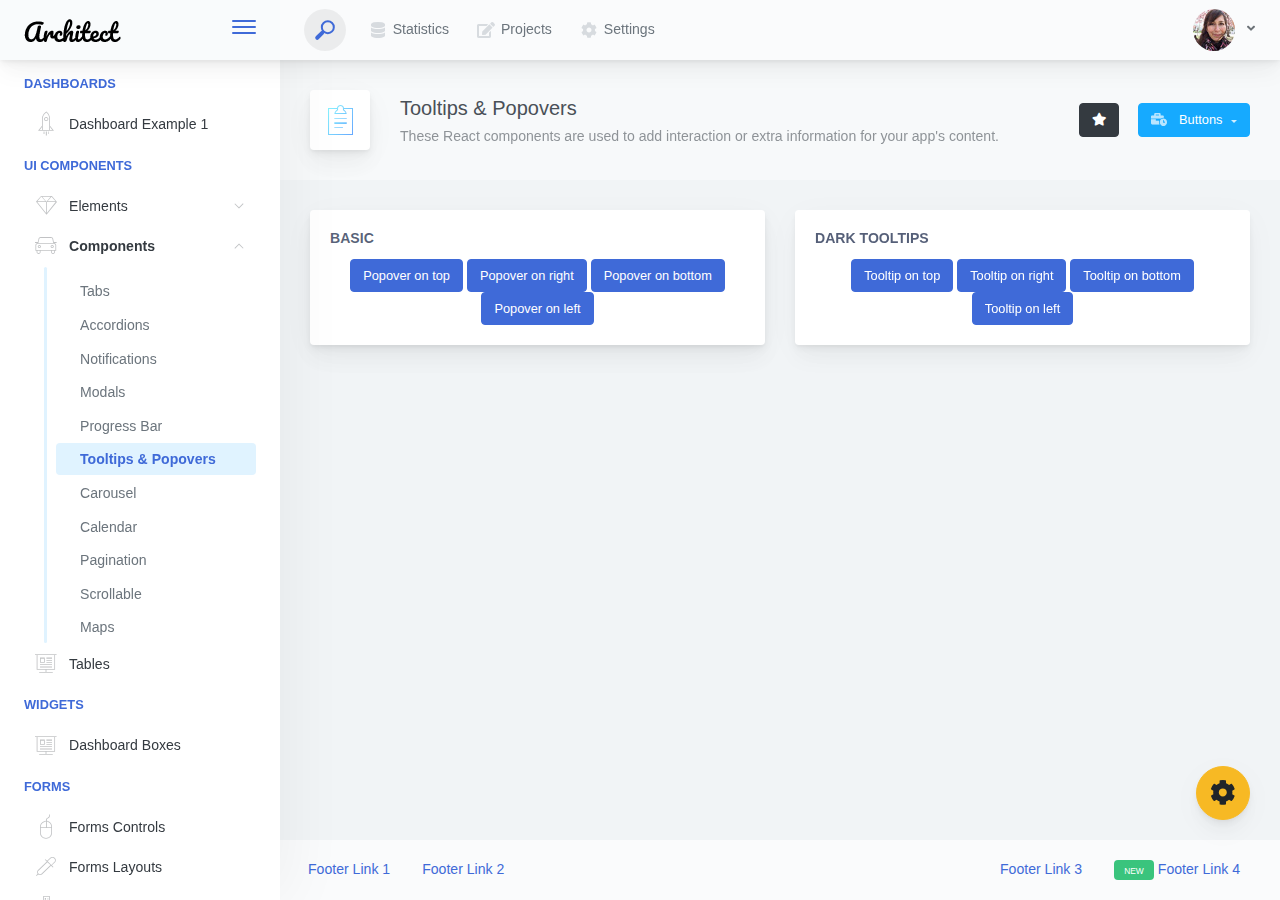
<file: tmp/architectui/components-tooltips-popovers.html>
<!doctype html>
<html lang="en">

<head>
    <meta charset="utf-8">
    <meta http-equiv="X-UA-Compatible" content="IE=edge">
    <meta http-equiv="Content-Language" content="en">
    <meta http-equiv="Content-Type" content="text/html; charset=utf-8"/>
    <title>Tooltips &amp; Popovers - These React components are used to add interaction or extra information for your app&#x27;s content.</title>
    <meta name="viewport" content="width=device-width, initial-scale=1, maximum-scale=1, user-scalable=no, shrink-to-fit=no" />
    <meta name="description" content="These React components are used to add interaction or extra information for your app&#x27;s content.">
    <meta name="msapplication-tap-highlight" content="no">
    <!--
    =========================================================
    * ArchitectUI HTML Theme Dashboard - v1.0.0
    =========================================================
    * Product Page: https://dashboardpack.com
    * Copyright 2019 DashboardPack (https://dashboardpack.com)
    * Licensed under MIT (https://github.com/DashboardPack/architectui-html-theme-free/blob/master/LICENSE)
    =========================================================
    * The above copyright notice and this permission notice shall be included in all copies or substantial portions of the Software.
    -->
<link href="./main.css" rel="stylesheet"></head>
<body>
    <div class="app-container app-theme-white body-tabs-shadow fixed-sidebar fixed-header">
        <div class="app-header header-shadow">
            <div class="app-header__logo">
                <div class="logo-src"></div>
                <div class="header__pane ml-auto">
                    <div>
                        <button type="button" class="hamburger close-sidebar-btn hamburger--elastic" data-class="closed-sidebar">
                            <span class="hamburger-box">
                                <span class="hamburger-inner"></span>
                            </span>
                        </button>
                    </div>
                </div>
            </div>
            <div class="app-header__mobile-menu">
                <div>
                    <button type="button" class="hamburger hamburger--elastic mobile-toggle-nav">
                        <span class="hamburger-box">
                            <span class="hamburger-inner"></span>
                        </span>
                    </button>
                </div>
            </div>
            <div class="app-header__menu">
                <span>
                    <button type="button" class="btn-icon btn-icon-only btn btn-primary btn-sm mobile-toggle-header-nav">
                        <span class="btn-icon-wrapper">
                            <i class="fa fa-ellipsis-v fa-w-6"></i>
                        </span>
                    </button>
                </span>
            </div>    <div class="app-header__content">
                <div class="app-header-left">
                    <div class="search-wrapper">
                        <div class="input-holder">
                            <input type="text" class="search-input" placeholder="Type to search">
                            <button class="search-icon"><span></span></button>
                        </div>
                        <button class="close"></button>
                    </div>
                    <ul class="header-menu nav">
                        <li class="nav-item">
                            <a href="javascript:void(0);" class="nav-link">
                                <i class="nav-link-icon fa fa-database"> </i>
                                Statistics
                            </a>
                        </li>
                        <li class="btn-group nav-item">
                            <a href="javascript:void(0);" class="nav-link">
                                <i class="nav-link-icon fa fa-edit"></i>
                                Projects
                            </a>
                        </li>
                        <li class="dropdown nav-item">
                            <a href="javascript:void(0);" class="nav-link">
                                <i class="nav-link-icon fa fa-cog"></i>
                                Settings
                            </a>
                        </li>
                    </ul>        </div>
                <div class="app-header-right">
                    <div class="header-btn-lg pr-0">
                        <div class="widget-content p-0">
                            <div class="widget-content-wrapper">
                                <div class="widget-content-left">
                                    <div class="btn-group">
                                        <a data-toggle="dropdown" aria-haspopup="true" aria-expanded="false" class="p-0 btn">
                                            <img width="42" class="rounded-circle" src="assets/images/avatars/1.jpg" alt="">
                                            <i class="fa fa-angle-down ml-2 opacity-8"></i>
                                        </a>
                                        <div tabindex="-1" role="menu" aria-hidden="true" class="dropdown-menu dropdown-menu-right">
                                            <button type="button" tabindex="0" class="dropdown-item">User Account</button>
                                            <button type="button" tabindex="0" class="dropdown-item">Settings</button>
                                            <h6 tabindex="-1" class="dropdown-header">Header</h6>
                                            <button type="button" tabindex="0" class="dropdown-item">Actions</button>
                                            <div tabindex="-1" class="dropdown-divider"></div>
                                            <button type="button" tabindex="0" class="dropdown-item">Dividers</button>
                                        </div>
                                    </div>
                                </div>
                                <div class="widget-content-left  ml-3 header-user-info">
                                    <div class="widget-heading">
                                        Alina Mclourd
                                    </div>
                                    <div class="widget-subheading">
                                        VP People Manager
                                    </div>
                                </div>
                                <div class="widget-content-right header-user-info ml-3">
                                    <button type="button" class="btn-shadow p-1 btn btn-primary btn-sm show-toastr-example">
                                        <i class="fa text-white fa-calendar pr-1 pl-1"></i>
                                    </button>
                                </div>
                            </div>
                        </div>
                    </div>        </div>
            </div>
        </div>        <div class="ui-theme-settings">
            <button type="button" id="TooltipDemo" class="btn-open-options btn btn-warning">
                <i class="fa fa-cog fa-w-16 fa-spin fa-2x"></i>
            </button>
            <div class="theme-settings__inner">
                <div class="scrollbar-container">
                    <div class="theme-settings__options-wrapper">
                        <h3 class="themeoptions-heading">Layout Options
                        </h3>
                        <div class="p-3">
                            <ul class="list-group">
                                <li class="list-group-item">
                                    <div class="widget-content p-0">
                                        <div class="widget-content-wrapper">
                                            <div class="widget-content-left mr-3">
                                                <div class="switch has-switch switch-container-class" data-class="fixed-header">
                                                    <div class="switch-animate switch-on">
                                                        <input type="checkbox" checked data-toggle="toggle" data-onstyle="success">
                                                    </div>
                                                </div>
                                            </div>
                                            <div class="widget-content-left">
                                                <div class="widget-heading">Fixed Header
                                                </div>
                                                <div class="widget-subheading">Makes the header top fixed, always visible!
                                                </div>
                                            </div>
                                        </div>
                                    </div>
                                </li>
                                <li class="list-group-item">
                                    <div class="widget-content p-0">
                                        <div class="widget-content-wrapper">
                                            <div class="widget-content-left mr-3">
                                                <div class="switch has-switch switch-container-class" data-class="fixed-sidebar">
                                                    <div class="switch-animate switch-on">
                                                        <input type="checkbox" checked data-toggle="toggle" data-onstyle="success">
                                                    </div>
                                                </div>
                                            </div>
                                            <div class="widget-content-left">
                                                <div class="widget-heading">Fixed Sidebar
                                                </div>
                                                <div class="widget-subheading">Makes the sidebar left fixed, always visible!
                                                </div>
                                            </div>
                                        </div>
                                    </div>
                                </li>
                                <li class="list-group-item">
                                    <div class="widget-content p-0">
                                        <div class="widget-content-wrapper">
                                            <div class="widget-content-left mr-3">
                                                <div class="switch has-switch switch-container-class" data-class="fixed-footer">
                                                    <div class="switch-animate switch-off">
                                                        <input type="checkbox" data-toggle="toggle" data-onstyle="success">
                                                    </div>
                                                </div>
                                            </div>
                                            <div class="widget-content-left">
                                                <div class="widget-heading">Fixed Footer
                                                </div>
                                                <div class="widget-subheading">Makes the app footer bottom fixed, always visible!
                                                </div>
                                            </div>
                                        </div>
                                    </div>
                                </li>
                            </ul>
                        </div>
                        <h3 class="themeoptions-heading">
                            <div>
                                Header Options
                            </div>
                            <button type="button" class="btn-pill btn-shadow btn-wide ml-auto btn btn-focus btn-sm switch-header-cs-class" data-class="">
                                Restore Default
                            </button>
                        </h3>
                        <div class="p-3">
                            <ul class="list-group">
                                <li class="list-group-item">
                                    <h5 class="pb-2">Choose Color Scheme
                                    </h5>
                                    <div class="theme-settings-swatches">
                                        <div class="swatch-holder bg-primary switch-header-cs-class" data-class="bg-primary header-text-light">
                                        </div>
                                        <div class="swatch-holder bg-secondary switch-header-cs-class" data-class="bg-secondary header-text-light">
                                        </div>
                                        <div class="swatch-holder bg-success switch-header-cs-class" data-class="bg-success header-text-dark">
                                        </div>
                                        <div class="swatch-holder bg-info switch-header-cs-class" data-class="bg-info header-text-dark">
                                        </div>
                                        <div class="swatch-holder bg-warning switch-header-cs-class" data-class="bg-warning header-text-dark">
                                        </div>
                                        <div class="swatch-holder bg-danger switch-header-cs-class" data-class="bg-danger header-text-light">
                                        </div>
                                        <div class="swatch-holder bg-light switch-header-cs-class" data-class="bg-light header-text-dark">
                                        </div>
                                        <div class="swatch-holder bg-dark switch-header-cs-class" data-class="bg-dark header-text-light">
                                        </div>
                                        <div class="swatch-holder bg-focus switch-header-cs-class" data-class="bg-focus header-text-light">
                                        </div>
                                        <div class="swatch-holder bg-alternate switch-header-cs-class" data-class="bg-alternate header-text-light">
                                        </div>
                                        <div class="divider">
                                        </div>
                                        <div class="swatch-holder bg-vicious-stance switch-header-cs-class" data-class="bg-vicious-stance header-text-light">
                                        </div>
                                        <div class="swatch-holder bg-midnight-bloom switch-header-cs-class" data-class="bg-midnight-bloom header-text-light">
                                        </div>
                                        <div class="swatch-holder bg-night-sky switch-header-cs-class" data-class="bg-night-sky header-text-light">
                                        </div>
                                        <div class="swatch-holder bg-slick-carbon switch-header-cs-class" data-class="bg-slick-carbon header-text-light">
                                        </div>
                                        <div class="swatch-holder bg-asteroid switch-header-cs-class" data-class="bg-asteroid header-text-light">
                                        </div>
                                        <div class="swatch-holder bg-royal switch-header-cs-class" data-class="bg-royal header-text-light">
                                        </div>
                                        <div class="swatch-holder bg-warm-flame switch-header-cs-class" data-class="bg-warm-flame header-text-dark">
                                        </div>
                                        <div class="swatch-holder bg-night-fade switch-header-cs-class" data-class="bg-night-fade header-text-dark">
                                        </div>
                                        <div class="swatch-holder bg-sunny-morning switch-header-cs-class" data-class="bg-sunny-morning header-text-dark">
                                        </div>
                                        <div class="swatch-holder bg-tempting-azure switch-header-cs-class" data-class="bg-tempting-azure header-text-dark">
                                        </div>
                                        <div class="swatch-holder bg-amy-crisp switch-header-cs-class" data-class="bg-amy-crisp header-text-dark">
                                        </div>
                                        <div class="swatch-holder bg-heavy-rain switch-header-cs-class" data-class="bg-heavy-rain header-text-dark">
                                        </div>
                                        <div class="swatch-holder bg-mean-fruit switch-header-cs-class" data-class="bg-mean-fruit header-text-dark">
                                        </div>
                                        <div class="swatch-holder bg-malibu-beach switch-header-cs-class" data-class="bg-malibu-beach header-text-light">
                                        </div>
                                        <div class="swatch-holder bg-deep-blue switch-header-cs-class" data-class="bg-deep-blue header-text-dark">
                                        </div>
                                        <div class="swatch-holder bg-ripe-malin switch-header-cs-class" data-class="bg-ripe-malin header-text-light">
                                        </div>
                                        <div class="swatch-holder bg-arielle-smile switch-header-cs-class" data-class="bg-arielle-smile header-text-light">
                                        </div>
                                        <div class="swatch-holder bg-plum-plate switch-header-cs-class" data-class="bg-plum-plate header-text-light">
                                        </div>
                                        <div class="swatch-holder bg-happy-fisher switch-header-cs-class" data-class="bg-happy-fisher header-text-dark">
                                        </div>
                                        <div class="swatch-holder bg-happy-itmeo switch-header-cs-class" data-class="bg-happy-itmeo header-text-light">
                                        </div>
                                        <div class="swatch-holder bg-mixed-hopes switch-header-cs-class" data-class="bg-mixed-hopes header-text-light">
                                        </div>
                                        <div class="swatch-holder bg-strong-bliss switch-header-cs-class" data-class="bg-strong-bliss header-text-light">
                                        </div>
                                        <div class="swatch-holder bg-grow-early switch-header-cs-class" data-class="bg-grow-early header-text-light">
                                        </div>
                                        <div class="swatch-holder bg-love-kiss switch-header-cs-class" data-class="bg-love-kiss header-text-light">
                                        </div>
                                        <div class="swatch-holder bg-premium-dark switch-header-cs-class" data-class="bg-premium-dark header-text-light">
                                        </div>
                                        <div class="swatch-holder bg-happy-green switch-header-cs-class" data-class="bg-happy-green header-text-light">
                                        </div>
                                    </div>
                                </li>
                            </ul>
                        </div>
                        <h3 class="themeoptions-heading">
                            <div>Sidebar Options</div>
                            <button type="button" class="btn-pill btn-shadow btn-wide ml-auto btn btn-focus btn-sm switch-sidebar-cs-class" data-class="">
                                Restore Default
                            </button>
                        </h3>
                        <div class="p-3">
                            <ul class="list-group">
                                <li class="list-group-item">
                                    <h5 class="pb-2">Choose Color Scheme
                                    </h5>
                                    <div class="theme-settings-swatches">
                                        <div class="swatch-holder bg-primary switch-sidebar-cs-class" data-class="bg-primary sidebar-text-light">
                                        </div>
                                        <div class="swatch-holder bg-secondary switch-sidebar-cs-class" data-class="bg-secondary sidebar-text-light">
                                        </div>
                                        <div class="swatch-holder bg-success switch-sidebar-cs-class" data-class="bg-success sidebar-text-dark">
                                        </div>
                                        <div class="swatch-holder bg-info switch-sidebar-cs-class" data-class="bg-info sidebar-text-dark">
                                        </div>
                                        <div class="swatch-holder bg-warning switch-sidebar-cs-class" data-class="bg-warning sidebar-text-dark">
                                        </div>
                                        <div class="swatch-holder bg-danger switch-sidebar-cs-class" data-class="bg-danger sidebar-text-light">
                                        </div>
                                        <div class="swatch-holder bg-light switch-sidebar-cs-class" data-class="bg-light sidebar-text-dark">
                                        </div>
                                        <div class="swatch-holder bg-dark switch-sidebar-cs-class" data-class="bg-dark sidebar-text-light">
                                        </div>
                                        <div class="swatch-holder bg-focus switch-sidebar-cs-class" data-class="bg-focus sidebar-text-light">
                                        </div>
                                        <div class="swatch-holder bg-alternate switch-sidebar-cs-class" data-class="bg-alternate sidebar-text-light">
                                        </div>
                                        <div class="divider">
                                        </div>
                                        <div class="swatch-holder bg-vicious-stance switch-sidebar-cs-class" data-class="bg-vicious-stance sidebar-text-light">
                                        </div>
                                        <div class="swatch-holder bg-midnight-bloom switch-sidebar-cs-class" data-class="bg-midnight-bloom sidebar-text-light">
                                        </div>
                                        <div class="swatch-holder bg-night-sky switch-sidebar-cs-class" data-class="bg-night-sky sidebar-text-light">
                                        </div>
                                        <div class="swatch-holder bg-slick-carbon switch-sidebar-cs-class" data-class="bg-slick-carbon sidebar-text-light">
                                        </div>
                                        <div class="swatch-holder bg-asteroid switch-sidebar-cs-class" data-class="bg-asteroid sidebar-text-light">
                                        </div>
                                        <div class="swatch-holder bg-royal switch-sidebar-cs-class" data-class="bg-royal sidebar-text-light">
                                        </div>
                                        <div class="swatch-holder bg-warm-flame switch-sidebar-cs-class" data-class="bg-warm-flame sidebar-text-dark">
                                        </div>
                                        <div class="swatch-holder bg-night-fade switch-sidebar-cs-class" data-class="bg-night-fade sidebar-text-dark">
                                        </div>
                                        <div class="swatch-holder bg-sunny-morning switch-sidebar-cs-class" data-class="bg-sunny-morning sidebar-text-dark">
                                        </div>
                                        <div class="swatch-holder bg-tempting-azure switch-sidebar-cs-class" data-class="bg-tempting-azure sidebar-text-dark">
                                        </div>
                                        <div class="swatch-holder bg-amy-crisp switch-sidebar-cs-class" data-class="bg-amy-crisp sidebar-text-dark">
                                        </div>
                                        <div class="swatch-holder bg-heavy-rain switch-sidebar-cs-class" data-class="bg-heavy-rain sidebar-text-dark">
                                        </div>
                                        <div class="swatch-holder bg-mean-fruit switch-sidebar-cs-class" data-class="bg-mean-fruit sidebar-text-dark">
                                        </div>
                                        <div class="swatch-holder bg-malibu-beach switch-sidebar-cs-class" data-class="bg-malibu-beach sidebar-text-light">
                                        </div>
                                        <div class="swatch-holder bg-deep-blue switch-sidebar-cs-class" data-class="bg-deep-blue sidebar-text-dark">
                                        </div>
                                        <div class="swatch-holder bg-ripe-malin switch-sidebar-cs-class" data-class="bg-ripe-malin sidebar-text-light">
                                        </div>
                                        <div class="swatch-holder bg-arielle-smile switch-sidebar-cs-class" data-class="bg-arielle-smile sidebar-text-light">
                                        </div>
                                        <div class="swatch-holder bg-plum-plate switch-sidebar-cs-class" data-class="bg-plum-plate sidebar-text-light">
                                        </div>
                                        <div class="swatch-holder bg-happy-fisher switch-sidebar-cs-class" data-class="bg-happy-fisher sidebar-text-dark">
                                        </div>
                                        <div class="swatch-holder bg-happy-itmeo switch-sidebar-cs-class" data-class="bg-happy-itmeo sidebar-text-light">
                                        </div>
                                        <div class="swatch-holder bg-mixed-hopes switch-sidebar-cs-class" data-class="bg-mixed-hopes sidebar-text-light">
                                        </div>
                                        <div class="swatch-holder bg-strong-bliss switch-sidebar-cs-class" data-class="bg-strong-bliss sidebar-text-light">
                                        </div>
                                        <div class="swatch-holder bg-grow-early switch-sidebar-cs-class" data-class="bg-grow-early sidebar-text-light">
                                        </div>
                                        <div class="swatch-holder bg-love-kiss switch-sidebar-cs-class" data-class="bg-love-kiss sidebar-text-light">
                                        </div>
                                        <div class="swatch-holder bg-premium-dark switch-sidebar-cs-class" data-class="bg-premium-dark sidebar-text-light">
                                        </div>
                                        <div class="swatch-holder bg-happy-green switch-sidebar-cs-class" data-class="bg-happy-green sidebar-text-light">
                                        </div>
                                    </div>
                                </li>
                            </ul>
                        </div>
                        <h3 class="themeoptions-heading">
                            <div>Main Content Options</div>
                            <button type="button" class="btn-pill btn-shadow btn-wide ml-auto active btn btn-focus btn-sm">Restore Default
                            </button>
                        </h3>
                        <div class="p-3">
                            <ul class="list-group">
                                <li class="list-group-item">
                                    <h5 class="pb-2">Page Section Tabs
                                    </h5>
                                    <div class="theme-settings-swatches">
                                        <div role="group" class="mt-2 btn-group">
                                            <button type="button" class="btn-wide btn-shadow btn-primary btn btn-secondary switch-theme-class" data-class="body-tabs-line">
                                                Line
                                            </button>
                                            <button type="button" class="btn-wide btn-shadow btn-primary active btn btn-secondary switch-theme-class" data-class="body-tabs-shadow">
                                                Shadow
                                            </button>
                                        </div>
                                    </div>
                                </li>
                            </ul>
                        </div>
                    </div>
                </div>
            </div>
        </div>        <div class="app-main">
                <div class="app-sidebar sidebar-shadow">
                    <div class="app-header__logo">
                        <div class="logo-src"></div>
                        <div class="header__pane ml-auto">
                            <div>
                                <button type="button" class="hamburger close-sidebar-btn hamburger--elastic" data-class="closed-sidebar">
                                    <span class="hamburger-box">
                                        <span class="hamburger-inner"></span>
                                    </span>
                                </button>
                            </div>
                        </div>
                    </div>
                    <div class="app-header__mobile-menu">
                        <div>
                            <button type="button" class="hamburger hamburger--elastic mobile-toggle-nav">
                                <span class="hamburger-box">
                                    <span class="hamburger-inner"></span>
                                </span>
                            </button>
                        </div>
                    </div>
                    <div class="app-header__menu">
                        <span>
                            <button type="button" class="btn-icon btn-icon-only btn btn-primary btn-sm mobile-toggle-header-nav">
                                <span class="btn-icon-wrapper">
                                    <i class="fa fa-ellipsis-v fa-w-6"></i>
                                </span>
                            </button>
                        </span>
                    </div>    <div class="scrollbar-sidebar">
                        <div class="app-sidebar__inner">
                            <ul class="vertical-nav-menu">
                                <li class="app-sidebar__heading">Dashboards</li>
                                <li>
                                    <a href="index.html">
                                        <i class="metismenu-icon pe-7s-rocket"></i>
                                        Dashboard Example 1
                                    </a>
                                </li>
                                <li class="app-sidebar__heading">UI Components</li>
                                <li
                                    
                                    
                                    
                                    
                                    
                                    
                                    
                                    
                                >
                                    <a href="#">
                                        <i class="metismenu-icon pe-7s-diamond"></i>
                                        Elements
                                        <i class="metismenu-state-icon pe-7s-angle-down caret-left"></i>
                                    </a>
                                    <ul
                                        
                                        
                                        
                                        
                                        
                                        
                                        
                                        
                                    >
                                        <li>
                                            <a href="elements-buttons-standard.html">
                                                <i class="metismenu-icon"></i>
                                                Buttons
                                            </a>
                                        </li>
                                        <li>
                                            <a href="elements-dropdowns.html">
                                                <i class="metismenu-icon">
                                                </i>Dropdowns
                                            </a>
                                        </li>
                                        <li>
                                            <a href="elements-icons.html">
                                                <i class="metismenu-icon">
                                                </i>Icons
                                            </a>
                                        </li>
                                        <li>
                                            <a href="elements-badges-labels.html">
                                                <i class="metismenu-icon">
                                                </i>Badges
                                            </a>
                                        </li>
                                        <li>
                                            <a href="elements-cards.html">
                                                <i class="metismenu-icon">
                                                </i>Cards
                                            </a>
                                        </li>
                                        <li>
                                            <a href="elements-list-group.html">
                                                <i class="metismenu-icon">
                                                </i>List Groups
                                            </a>
                                        </li>
                                        <li>
                                            <a href="elements-navigation.html">
                                                <i class="metismenu-icon">
                                                </i>Navigation Menus
                                            </a>
                                        </li>
                                        <li>
                                            <a href="elements-utilities.html">
                                                <i class="metismenu-icon">
                                                </i>Utilities
                                            </a>
                                        </li>
                                    </ul>
                                </li>
                                <li
                                    
                                    
                                    
                                    
                                    
                                     class="mm-active"
                                    
                                    
                                    
                                    
                                    
                                >
                                    <a href="#">
                                        <i class="metismenu-icon pe-7s-car"></i>
                                        Components
                                        <i class="metismenu-state-icon pe-7s-angle-down caret-left"></i>
                                    </a>
                                    <ul
                                        
                                        
                                        
                                        
                                        
                                         class="mm-show"
                                        
                                        
                                        
                                        
                                        
                                    >
                                        <li>
                                            <a href="components-tabs.html">
                                                <i class="metismenu-icon">
                                                </i>Tabs
                                            </a>
                                        </li>
                                        <li>
                                            <a href="components-accordions.html">
                                                <i class="metismenu-icon">
                                                </i>Accordions
                                            </a>
                                        </li>
                                        <li>
                                            <a href="components-notifications.html">
                                                <i class="metismenu-icon">
                                                </i>Notifications
                                            </a>
                                        </li>
                                        <li>
                                            <a href="components-modals.html">
                                                <i class="metismenu-icon">
                                                </i>Modals
                                            </a>
                                        </li>
                                        <li>
                                            <a href="components-progress-bar.html">
                                                <i class="metismenu-icon">
                                                </i>Progress Bar
                                            </a>
                                        </li>
                                        <li>
                                            <a href="components-tooltips-popovers.html" class="mm-active">
                                                <i class="metismenu-icon">
                                                </i>Tooltips &amp; Popovers
                                            </a>
                                        </li>
                                        <li>
                                            <a href="components-carousel.html">
                                                <i class="metismenu-icon">
                                                </i>Carousel
                                            </a>
                                        </li>
                                        <li>
                                            <a href="components-calendar.html">
                                                <i class="metismenu-icon">
                                                </i>Calendar
                                            </a>
                                        </li>
                                        <li>
                                            <a href="components-pagination.html">
                                                <i class="metismenu-icon">
                                                </i>Pagination
                                            </a>
                                        </li>
                                        <li>
                                            <a href="components-scrollable-elements.html">
                                                <i class="metismenu-icon">
                                                </i>Scrollable
                                            </a>
                                        </li>
                                        <li>
                                            <a href="components-maps.html">
                                                <i class="metismenu-icon">
                                                </i>Maps
                                            </a>
                                        </li>
                                    </ul>
                                </li>
                                <li  >
                                    <a href="tables-regular.html">
                                        <i class="metismenu-icon pe-7s-display2"></i>
                                        Tables
                                    </a>
                                </li>
                                <li class="app-sidebar__heading">Widgets</li>
                                <li>
                                    <a href="dashboard-boxes.html">
                                        <i class="metismenu-icon pe-7s-display2"></i>
                                        Dashboard Boxes
                                    </a>
                                </li>
                                <li class="app-sidebar__heading">Forms</li>
                                <li>
                                    <a href="forms-controls.html">
                                        <i class="metismenu-icon pe-7s-mouse">
                                        </i>Forms Controls
                                    </a>
                                </li>
                                <li>
                                    <a href="forms-layouts.html">
                                        <i class="metismenu-icon pe-7s-eyedropper">
                                        </i>Forms Layouts
                                    </a>
                                </li>
                                <li>
                                    <a href="forms-validation.html">
                                        <i class="metismenu-icon pe-7s-pendrive">
                                        </i>Forms Validation
                                    </a>
                                </li>
                                <li class="app-sidebar__heading">Charts</li>
                                <li>
                                    <a href="charts-chartjs.html">
                                        <i class="metismenu-icon pe-7s-graph2">
                                        </i>ChartJS
                                    </a>
                                </li>
                                <li class="app-sidebar__heading">PRO Version</li>
                                <li>
                                    <a href="https://dashboardpack.com/theme-details/architectui-dashboard-html-pro/" target="_blank">
                                        <i class="metismenu-icon pe-7s-graph2">
                                        </i>
                                        Upgrade to PRO
                                    </a>
                                </li>
                            </ul>
                        </div>
                    </div>
                </div>    <div class="app-main__outer">
                    <div class="app-main__inner">
                        <div class="app-page-title">
                            <div class="page-title-wrapper">
                                <div class="page-title-heading">
                                    <div class="page-title-icon">
                                        <i class="pe-7s-note2 icon-gradient bg-happy-fisher">
                                        </i>
                                    </div>
                                    <div>Tooltips &amp; Popovers
                                        <div class="page-title-subheading">These React components are used to add interaction or extra information for your app&#x27;s content.
                                        </div>
                                    </div>
                                </div>
                                <div class="page-title-actions">
                                    <button type="button" data-toggle="tooltip" title="Example Tooltip" data-placement="bottom" class="btn-shadow mr-3 btn btn-dark">
                                        <i class="fa fa-star"></i>
                                    </button>
                                    <div class="d-inline-block dropdown">
                                        <button type="button" data-toggle="dropdown" aria-haspopup="true" aria-expanded="false" class="btn-shadow dropdown-toggle btn btn-info">
                                            <span class="btn-icon-wrapper pr-2 opacity-7">
                                                <i class="fa fa-business-time fa-w-20"></i>
                                            </span>
                                            Buttons
                                        </button>
                                        <div tabindex="-1" role="menu" aria-hidden="true" class="dropdown-menu dropdown-menu-right">
                                            <ul class="nav flex-column">
                                                <li class="nav-item">
                                                    <a href="javascript:void(0);" class="nav-link">
                                                        <i class="nav-link-icon lnr-inbox"></i>
                                                        <span>
                                                            Inbox
                                                        </span>
                                                        <div class="ml-auto badge badge-pill badge-secondary">86</div>
                                                    </a>
                                                </li>
                                                <li class="nav-item">
                                                    <a href="javascript:void(0);" class="nav-link">
                                                        <i class="nav-link-icon lnr-book"></i>
                                                        <span>
                                                            Book
                                                        </span>
                                                        <div class="ml-auto badge badge-pill badge-danger">5</div>
                                                    </a>
                                                </li>
                                                <li class="nav-item">
                                                    <a href="javascript:void(0);" class="nav-link">
                                                        <i class="nav-link-icon lnr-picture"></i>
                                                        <span>
                                                            Picture
                                                        </span>
                                                    </a>
                                                </li>
                                                <li class="nav-item">
                                                    <a disabled href="javascript:void(0);" class="nav-link disabled">
                                                        <i class="nav-link-icon lnr-file-empty"></i>
                                                        <span>
                                                            File Disabled
                                                        </span>
                                                    </a>
                                                </li>
                                            </ul>
                                        </div>
                                    </div>
                                </div>    </div>
                        </div>            <div class="row">
                            <div class="col-lg-6">
                                <div class="main-card mb-3 card">
                                    <div class="card-body"><h5 class="card-title">Basic</h5>
                                        <div class="text-center">
                                            <button type="button" class="btn btn-primary" data-container="body" data-toggle="popover" data-placement="top" data-content="Vivamus sagittis lacus vel augue laoreet rutrum faucibus.">
                                                Popover on top
                                            </button>
            
                                            <button type="button" class="btn btn-primary" data-container="body" data-toggle="popover" data-placement="right" data-content="Vivamus sagittis lacus vel augue laoreet rutrum faucibus.">
                                                Popover on right
                                            </button>
            
                                            <button type="button" class="btn btn-primary" data-container="body" data-toggle="popover" data-placement="bottom" data-content="Vivamus
            sagittis lacus vel augue laoreet rutrum faucibus.">
                                                Popover on bottom
                                            </button>
            
                                            <button type="button" class="btn btn-primary" data-container="body" data-toggle="popover" data-placement="left" data-content="Vivamus sagittis lacus vel augue laoreet rutrum faucibus.">
                                                Popover on left
                                            </button>
                                        </div>
                                    </div>
                                </div>
                            </div>
                            <div class="col-lg-6">
                                <div class="main-card mb-3 card">
                                    <div class="card-body"><h5 class="card-title">Dark Tooltips</h5>
                                        <div class="text-center">
                                            <button type="button" class="btn btn-primary" data-toggle="tooltip" data-placement="top" title="Tooltip on top">
                                                Tooltip on top
                                            </button>
                                            <button type="button" class="btn btn-primary" data-toggle="tooltip" data-placement="right" title="Tooltip on right">
                                                Tooltip on right
                                            </button>
                                            <button type="button" class="btn btn-primary" data-toggle="tooltip" data-placement="bottom" title="Tooltip on bottom">
                                                Tooltip on bottom
                                            </button>
                                            <button type="button" class="btn btn-primary" data-toggle="tooltip" data-placement="left" title="Tooltip on left">
                                                Tooltip on left
                                            </button>
                                        </div>
                                    </div>
                                </div>
                            </div>
                        </div>
                    </div>
                    <div class="app-wrapper-footer">
                        <div class="app-footer">
                            <div class="app-footer__inner">
                                <div class="app-footer-left">
                                    <ul class="nav">
                                        <li class="nav-item">
                                            <a href="javascript:void(0);" class="nav-link">
                                                Footer Link 1
                                            </a>
                                        </li>
                                        <li class="nav-item">
                                            <a href="javascript:void(0);" class="nav-link">
                                                Footer Link 2
                                            </a>
                                        </li>
                                    </ul>
                                </div>
                                <div class="app-footer-right">
                                    <ul class="nav">
                                        <li class="nav-item">
                                            <a href="javascript:void(0);" class="nav-link">
                                                Footer Link 3
                                            </a>
                                        </li>
                                        <li class="nav-item">
                                            <a href="javascript:void(0);" class="nav-link">
                                                <div class="badge badge-success mr-1 ml-0">
                                                    <small>NEW</small>
                                                </div>
                                                Footer Link 4
                                            </a>
                                        </li>
                                    </ul>
                                </div>
                            </div>
                        </div>
                    </div>    </div>
        </div>
    </div>
<script type="text/javascript" src="./assets/scripts/main.js"></script></body>
</html>
</file>
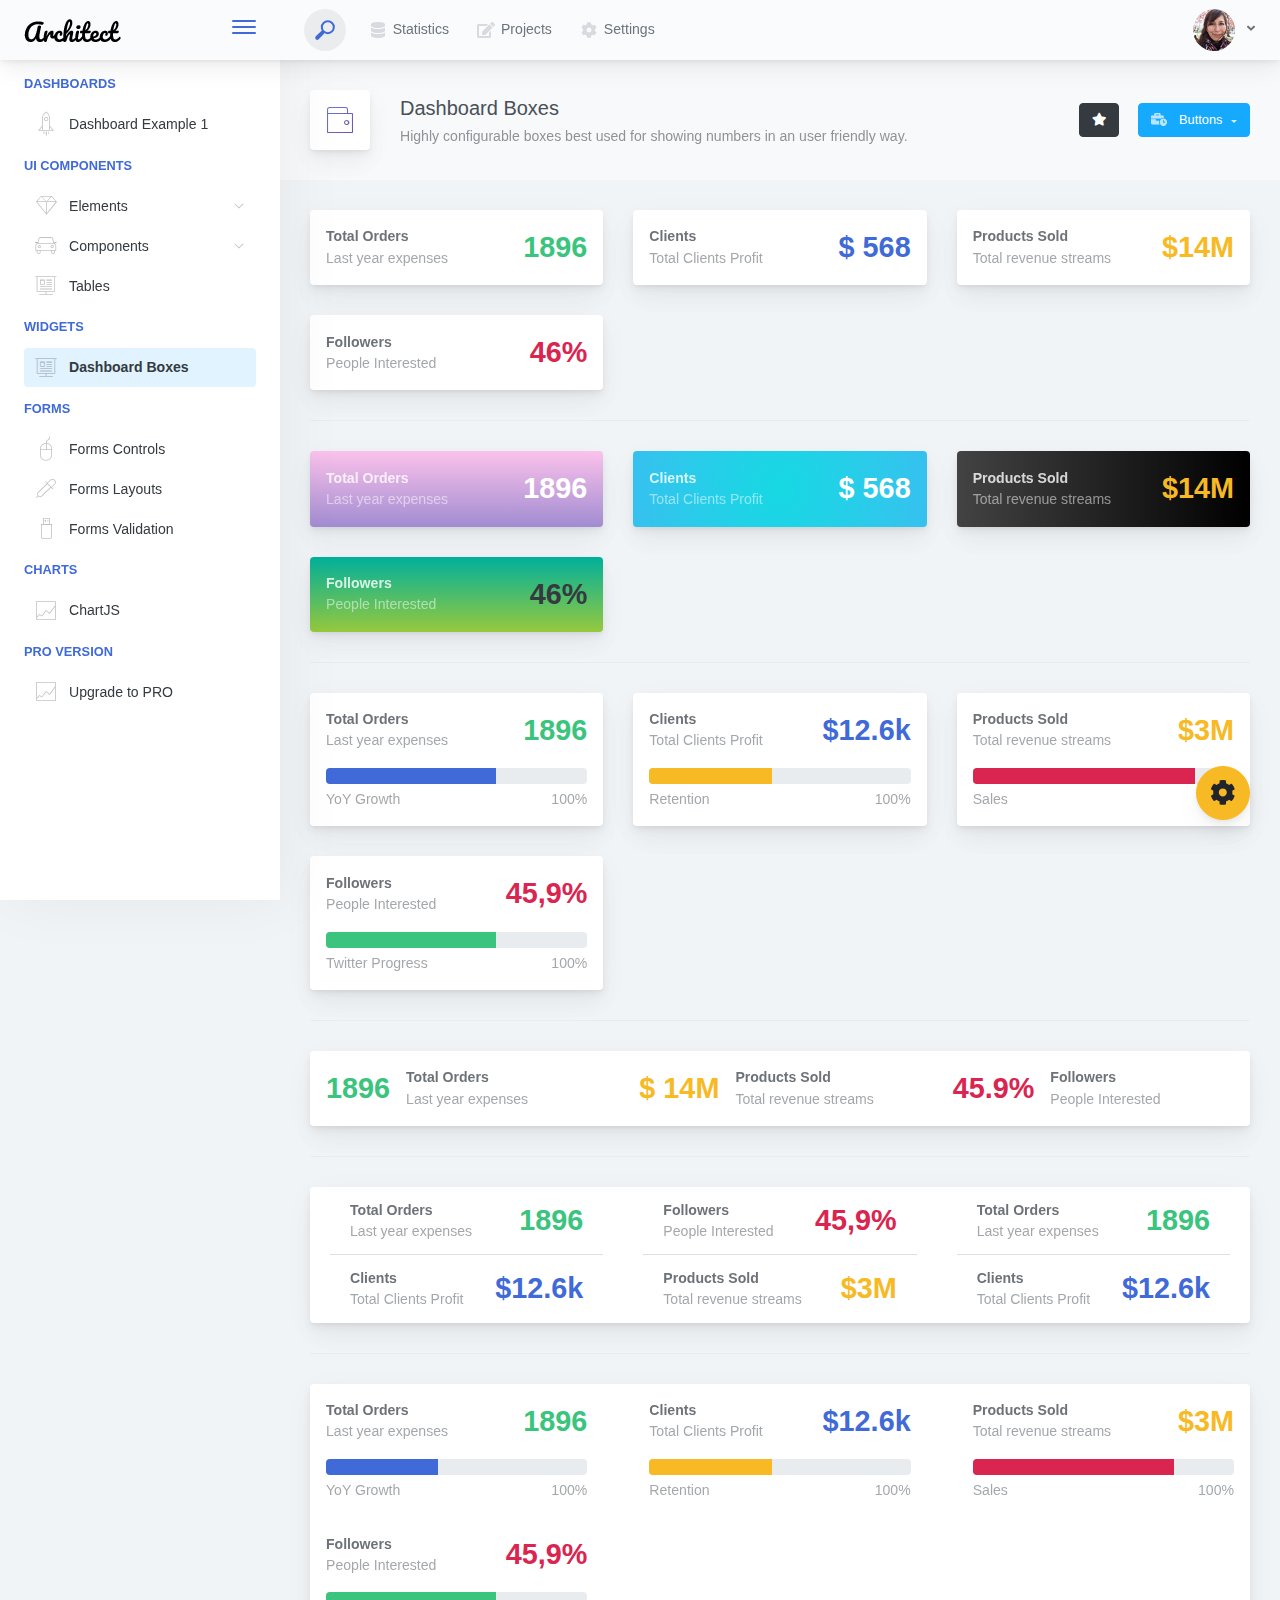
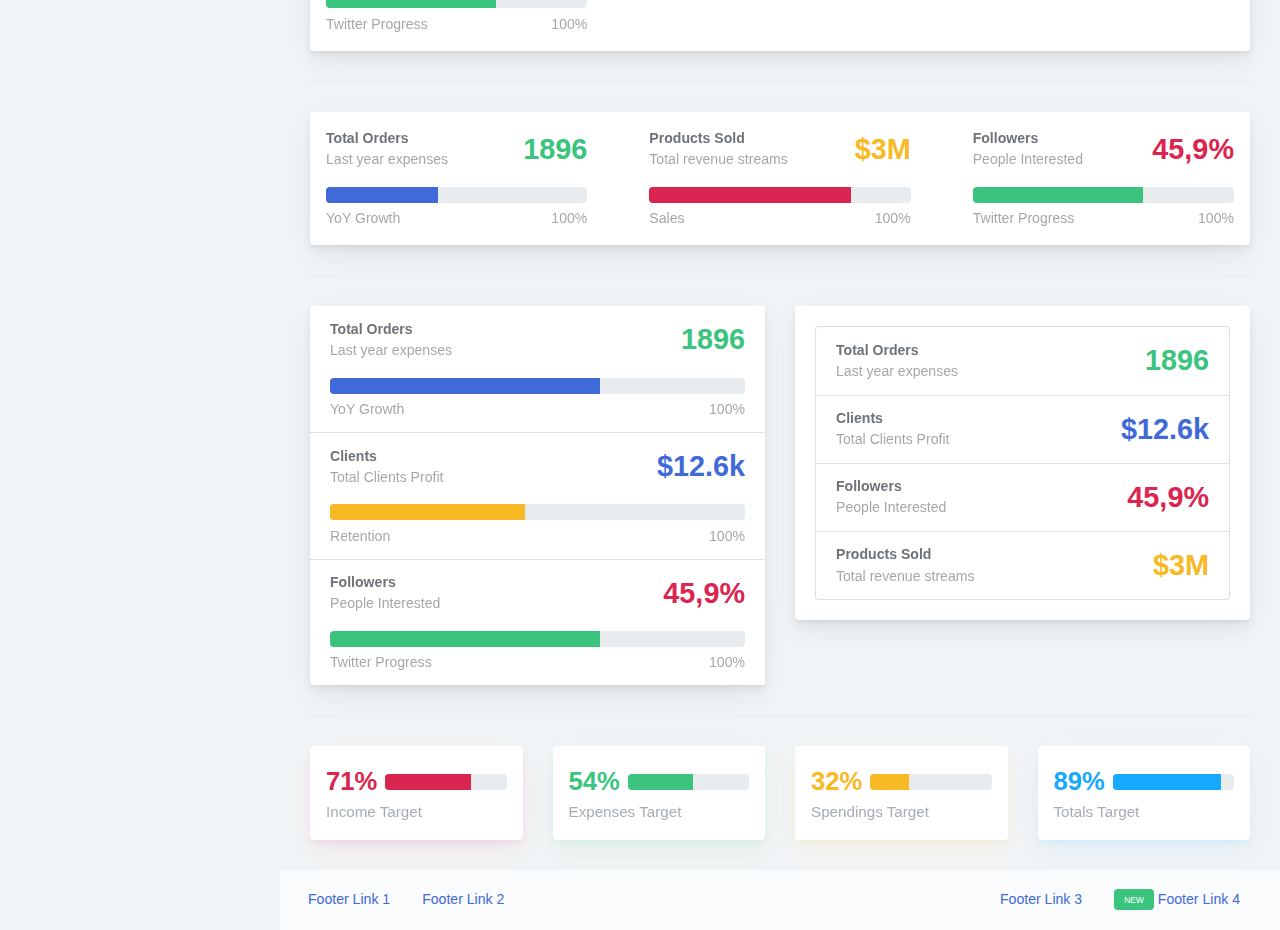
<file: tmp/architectui/dashboard-boxes.html>
<!doctype html>
<html lang="en">

<head>
    <meta charset="utf-8">
    <meta http-equiv="X-UA-Compatible" content="IE=edge">
    <meta http-equiv="Content-Language" content="en">
    <meta http-equiv="Content-Type" content="text/html; charset=utf-8"/>
    <title>Dashboard Boxes - Highly configurable boxes best used for showing numbers in an user friendly way.</title>
    <meta name="viewport" content="width=device-width, initial-scale=1, maximum-scale=1, user-scalable=no, shrink-to-fit=no" />
    <meta name="description" content="Highly configurable boxes best used for showing numbers in an user friendly way.">
    <meta name="msapplication-tap-highlight" content="no">
    <!--
    =========================================================
    * ArchitectUI HTML Theme Dashboard - v1.0.0
    =========================================================
    * Product Page: https://dashboardpack.com
    * Copyright 2019 DashboardPack (https://dashboardpack.com)
    * Licensed under MIT (https://github.com/DashboardPack/architectui-html-theme-free/blob/master/LICENSE)
    =========================================================
    * The above copyright notice and this permission notice shall be included in all copies or substantial portions of the Software.
    -->
<link href="./main.css" rel="stylesheet"></head>
<body>
    <div class="app-container app-theme-white body-tabs-shadow fixed-sidebar fixed-header">
        <div class="app-header header-shadow">
            <div class="app-header__logo">
                <div class="logo-src"></div>
                <div class="header__pane ml-auto">
                    <div>
                        <button type="button" class="hamburger close-sidebar-btn hamburger--elastic" data-class="closed-sidebar">
                            <span class="hamburger-box">
                                <span class="hamburger-inner"></span>
                            </span>
                        </button>
                    </div>
                </div>
            </div>
            <div class="app-header__mobile-menu">
                <div>
                    <button type="button" class="hamburger hamburger--elastic mobile-toggle-nav">
                        <span class="hamburger-box">
                            <span class="hamburger-inner"></span>
                        </span>
                    </button>
                </div>
            </div>
            <div class="app-header__menu">
                <span>
                    <button type="button" class="btn-icon btn-icon-only btn btn-primary btn-sm mobile-toggle-header-nav">
                        <span class="btn-icon-wrapper">
                            <i class="fa fa-ellipsis-v fa-w-6"></i>
                        </span>
                    </button>
                </span>
            </div>    <div class="app-header__content">
                <div class="app-header-left">
                    <div class="search-wrapper">
                        <div class="input-holder">
                            <input type="text" class="search-input" placeholder="Type to search">
                            <button class="search-icon"><span></span></button>
                        </div>
                        <button class="close"></button>
                    </div>
                    <ul class="header-menu nav">
                        <li class="nav-item">
                            <a href="javascript:void(0);" class="nav-link">
                                <i class="nav-link-icon fa fa-database"> </i>
                                Statistics
                            </a>
                        </li>
                        <li class="btn-group nav-item">
                            <a href="javascript:void(0);" class="nav-link">
                                <i class="nav-link-icon fa fa-edit"></i>
                                Projects
                            </a>
                        </li>
                        <li class="dropdown nav-item">
                            <a href="javascript:void(0);" class="nav-link">
                                <i class="nav-link-icon fa fa-cog"></i>
                                Settings
                            </a>
                        </li>
                    </ul>        </div>
                <div class="app-header-right">
                    <div class="header-btn-lg pr-0">
                        <div class="widget-content p-0">
                            <div class="widget-content-wrapper">
                                <div class="widget-content-left">
                                    <div class="btn-group">
                                        <a data-toggle="dropdown" aria-haspopup="true" aria-expanded="false" class="p-0 btn">
                                            <img width="42" class="rounded-circle" src="assets/images/avatars/1.jpg" alt="">
                                            <i class="fa fa-angle-down ml-2 opacity-8"></i>
                                        </a>
                                        <div tabindex="-1" role="menu" aria-hidden="true" class="dropdown-menu dropdown-menu-right">
                                            <button type="button" tabindex="0" class="dropdown-item">User Account</button>
                                            <button type="button" tabindex="0" class="dropdown-item">Settings</button>
                                            <h6 tabindex="-1" class="dropdown-header">Header</h6>
                                            <button type="button" tabindex="0" class="dropdown-item">Actions</button>
                                            <div tabindex="-1" class="dropdown-divider"></div>
                                            <button type="button" tabindex="0" class="dropdown-item">Dividers</button>
                                        </div>
                                    </div>
                                </div>
                                <div class="widget-content-left  ml-3 header-user-info">
                                    <div class="widget-heading">
                                        Alina Mclourd
                                    </div>
                                    <div class="widget-subheading">
                                        VP People Manager
                                    </div>
                                </div>
                                <div class="widget-content-right header-user-info ml-3">
                                    <button type="button" class="btn-shadow p-1 btn btn-primary btn-sm show-toastr-example">
                                        <i class="fa text-white fa-calendar pr-1 pl-1"></i>
                                    </button>
                                </div>
                            </div>
                        </div>
                    </div>        </div>
            </div>
        </div>        <div class="ui-theme-settings">
            <button type="button" id="TooltipDemo" class="btn-open-options btn btn-warning">
                <i class="fa fa-cog fa-w-16 fa-spin fa-2x"></i>
            </button>
            <div class="theme-settings__inner">
                <div class="scrollbar-container">
                    <div class="theme-settings__options-wrapper">
                        <h3 class="themeoptions-heading">Layout Options
                        </h3>
                        <div class="p-3">
                            <ul class="list-group">
                                <li class="list-group-item">
                                    <div class="widget-content p-0">
                                        <div class="widget-content-wrapper">
                                            <div class="widget-content-left mr-3">
                                                <div class="switch has-switch switch-container-class" data-class="fixed-header">
                                                    <div class="switch-animate switch-on">
                                                        <input type="checkbox" checked data-toggle="toggle" data-onstyle="success">
                                                    </div>
                                                </div>
                                            </div>
                                            <div class="widget-content-left">
                                                <div class="widget-heading">Fixed Header
                                                </div>
                                                <div class="widget-subheading">Makes the header top fixed, always visible!
                                                </div>
                                            </div>
                                        </div>
                                    </div>
                                </li>
                                <li class="list-group-item">
                                    <div class="widget-content p-0">
                                        <div class="widget-content-wrapper">
                                            <div class="widget-content-left mr-3">
                                                <div class="switch has-switch switch-container-class" data-class="fixed-sidebar">
                                                    <div class="switch-animate switch-on">
                                                        <input type="checkbox" checked data-toggle="toggle" data-onstyle="success">
                                                    </div>
                                                </div>
                                            </div>
                                            <div class="widget-content-left">
                                                <div class="widget-heading">Fixed Sidebar
                                                </div>
                                                <div class="widget-subheading">Makes the sidebar left fixed, always visible!
                                                </div>
                                            </div>
                                        </div>
                                    </div>
                                </li>
                                <li class="list-group-item">
                                    <div class="widget-content p-0">
                                        <div class="widget-content-wrapper">
                                            <div class="widget-content-left mr-3">
                                                <div class="switch has-switch switch-container-class" data-class="fixed-footer">
                                                    <div class="switch-animate switch-off">
                                                        <input type="checkbox" data-toggle="toggle" data-onstyle="success">
                                                    </div>
                                                </div>
                                            </div>
                                            <div class="widget-content-left">
                                                <div class="widget-heading">Fixed Footer
                                                </div>
                                                <div class="widget-subheading">Makes the app footer bottom fixed, always visible!
                                                </div>
                                            </div>
                                        </div>
                                    </div>
                                </li>
                            </ul>
                        </div>
                        <h3 class="themeoptions-heading">
                            <div>
                                Header Options
                            </div>
                            <button type="button" class="btn-pill btn-shadow btn-wide ml-auto btn btn-focus btn-sm switch-header-cs-class" data-class="">
                                Restore Default
                            </button>
                        </h3>
                        <div class="p-3">
                            <ul class="list-group">
                                <li class="list-group-item">
                                    <h5 class="pb-2">Choose Color Scheme
                                    </h5>
                                    <div class="theme-settings-swatches">
                                        <div class="swatch-holder bg-primary switch-header-cs-class" data-class="bg-primary header-text-light">
                                        </div>
                                        <div class="swatch-holder bg-secondary switch-header-cs-class" data-class="bg-secondary header-text-light">
                                        </div>
                                        <div class="swatch-holder bg-success switch-header-cs-class" data-class="bg-success header-text-dark">
                                        </div>
                                        <div class="swatch-holder bg-info switch-header-cs-class" data-class="bg-info header-text-dark">
                                        </div>
                                        <div class="swatch-holder bg-warning switch-header-cs-class" data-class="bg-warning header-text-dark">
                                        </div>
                                        <div class="swatch-holder bg-danger switch-header-cs-class" data-class="bg-danger header-text-light">
                                        </div>
                                        <div class="swatch-holder bg-light switch-header-cs-class" data-class="bg-light header-text-dark">
                                        </div>
                                        <div class="swatch-holder bg-dark switch-header-cs-class" data-class="bg-dark header-text-light">
                                        </div>
                                        <div class="swatch-holder bg-focus switch-header-cs-class" data-class="bg-focus header-text-light">
                                        </div>
                                        <div class="swatch-holder bg-alternate switch-header-cs-class" data-class="bg-alternate header-text-light">
                                        </div>
                                        <div class="divider">
                                        </div>
                                        <div class="swatch-holder bg-vicious-stance switch-header-cs-class" data-class="bg-vicious-stance header-text-light">
                                        </div>
                                        <div class="swatch-holder bg-midnight-bloom switch-header-cs-class" data-class="bg-midnight-bloom header-text-light">
                                        </div>
                                        <div class="swatch-holder bg-night-sky switch-header-cs-class" data-class="bg-night-sky header-text-light">
                                        </div>
                                        <div class="swatch-holder bg-slick-carbon switch-header-cs-class" data-class="bg-slick-carbon header-text-light">
                                        </div>
                                        <div class="swatch-holder bg-asteroid switch-header-cs-class" data-class="bg-asteroid header-text-light">
                                        </div>
                                        <div class="swatch-holder bg-royal switch-header-cs-class" data-class="bg-royal header-text-light">
                                        </div>
                                        <div class="swatch-holder bg-warm-flame switch-header-cs-class" data-class="bg-warm-flame header-text-dark">
                                        </div>
                                        <div class="swatch-holder bg-night-fade switch-header-cs-class" data-class="bg-night-fade header-text-dark">
                                        </div>
                                        <div class="swatch-holder bg-sunny-morning switch-header-cs-class" data-class="bg-sunny-morning header-text-dark">
                                        </div>
                                        <div class="swatch-holder bg-tempting-azure switch-header-cs-class" data-class="bg-tempting-azure header-text-dark">
                                        </div>
                                        <div class="swatch-holder bg-amy-crisp switch-header-cs-class" data-class="bg-amy-crisp header-text-dark">
                                        </div>
                                        <div class="swatch-holder bg-heavy-rain switch-header-cs-class" data-class="bg-heavy-rain header-text-dark">
                                        </div>
                                        <div class="swatch-holder bg-mean-fruit switch-header-cs-class" data-class="bg-mean-fruit header-text-dark">
                                        </div>
                                        <div class="swatch-holder bg-malibu-beach switch-header-cs-class" data-class="bg-malibu-beach header-text-light">
                                        </div>
                                        <div class="swatch-holder bg-deep-blue switch-header-cs-class" data-class="bg-deep-blue header-text-dark">
                                        </div>
                                        <div class="swatch-holder bg-ripe-malin switch-header-cs-class" data-class="bg-ripe-malin header-text-light">
                                        </div>
                                        <div class="swatch-holder bg-arielle-smile switch-header-cs-class" data-class="bg-arielle-smile header-text-light">
                                        </div>
                                        <div class="swatch-holder bg-plum-plate switch-header-cs-class" data-class="bg-plum-plate header-text-light">
                                        </div>
                                        <div class="swatch-holder bg-happy-fisher switch-header-cs-class" data-class="bg-happy-fisher header-text-dark">
                                        </div>
                                        <div class="swatch-holder bg-happy-itmeo switch-header-cs-class" data-class="bg-happy-itmeo header-text-light">
                                        </div>
                                        <div class="swatch-holder bg-mixed-hopes switch-header-cs-class" data-class="bg-mixed-hopes header-text-light">
                                        </div>
                                        <div class="swatch-holder bg-strong-bliss switch-header-cs-class" data-class="bg-strong-bliss header-text-light">
                                        </div>
                                        <div class="swatch-holder bg-grow-early switch-header-cs-class" data-class="bg-grow-early header-text-light">
                                        </div>
                                        <div class="swatch-holder bg-love-kiss switch-header-cs-class" data-class="bg-love-kiss header-text-light">
                                        </div>
                                        <div class="swatch-holder bg-premium-dark switch-header-cs-class" data-class="bg-premium-dark header-text-light">
                                        </div>
                                        <div class="swatch-holder bg-happy-green switch-header-cs-class" data-class="bg-happy-green header-text-light">
                                        </div>
                                    </div>
                                </li>
                            </ul>
                        </div>
                        <h3 class="themeoptions-heading">
                            <div>Sidebar Options</div>
                            <button type="button" class="btn-pill btn-shadow btn-wide ml-auto btn btn-focus btn-sm switch-sidebar-cs-class" data-class="">
                                Restore Default
                            </button>
                        </h3>
                        <div class="p-3">
                            <ul class="list-group">
                                <li class="list-group-item">
                                    <h5 class="pb-2">Choose Color Scheme
                                    </h5>
                                    <div class="theme-settings-swatches">
                                        <div class="swatch-holder bg-primary switch-sidebar-cs-class" data-class="bg-primary sidebar-text-light">
                                        </div>
                                        <div class="swatch-holder bg-secondary switch-sidebar-cs-class" data-class="bg-secondary sidebar-text-light">
                                        </div>
                                        <div class="swatch-holder bg-success switch-sidebar-cs-class" data-class="bg-success sidebar-text-dark">
                                        </div>
                                        <div class="swatch-holder bg-info switch-sidebar-cs-class" data-class="bg-info sidebar-text-dark">
                                        </div>
                                        <div class="swatch-holder bg-warning switch-sidebar-cs-class" data-class="bg-warning sidebar-text-dark">
                                        </div>
                                        <div class="swatch-holder bg-danger switch-sidebar-cs-class" data-class="bg-danger sidebar-text-light">
                                        </div>
                                        <div class="swatch-holder bg-light switch-sidebar-cs-class" data-class="bg-light sidebar-text-dark">
                                        </div>
                                        <div class="swatch-holder bg-dark switch-sidebar-cs-class" data-class="bg-dark sidebar-text-light">
                                        </div>
                                        <div class="swatch-holder bg-focus switch-sidebar-cs-class" data-class="bg-focus sidebar-text-light">
                                        </div>
                                        <div class="swatch-holder bg-alternate switch-sidebar-cs-class" data-class="bg-alternate sidebar-text-light">
                                        </div>
                                        <div class="divider">
                                        </div>
                                        <div class="swatch-holder bg-vicious-stance switch-sidebar-cs-class" data-class="bg-vicious-stance sidebar-text-light">
                                        </div>
                                        <div class="swatch-holder bg-midnight-bloom switch-sidebar-cs-class" data-class="bg-midnight-bloom sidebar-text-light">
                                        </div>
                                        <div class="swatch-holder bg-night-sky switch-sidebar-cs-class" data-class="bg-night-sky sidebar-text-light">
                                        </div>
                                        <div class="swatch-holder bg-slick-carbon switch-sidebar-cs-class" data-class="bg-slick-carbon sidebar-text-light">
                                        </div>
                                        <div class="swatch-holder bg-asteroid switch-sidebar-cs-class" data-class="bg-asteroid sidebar-text-light">
                                        </div>
                                        <div class="swatch-holder bg-royal switch-sidebar-cs-class" data-class="bg-royal sidebar-text-light">
                                        </div>
                                        <div class="swatch-holder bg-warm-flame switch-sidebar-cs-class" data-class="bg-warm-flame sidebar-text-dark">
                                        </div>
                                        <div class="swatch-holder bg-night-fade switch-sidebar-cs-class" data-class="bg-night-fade sidebar-text-dark">
                                        </div>
                                        <div class="swatch-holder bg-sunny-morning switch-sidebar-cs-class" data-class="bg-sunny-morning sidebar-text-dark">
                                        </div>
                                        <div class="swatch-holder bg-tempting-azure switch-sidebar-cs-class" data-class="bg-tempting-azure sidebar-text-dark">
                                        </div>
                                        <div class="swatch-holder bg-amy-crisp switch-sidebar-cs-class" data-class="bg-amy-crisp sidebar-text-dark">
                                        </div>
                                        <div class="swatch-holder bg-heavy-rain switch-sidebar-cs-class" data-class="bg-heavy-rain sidebar-text-dark">
                                        </div>
                                        <div class="swatch-holder bg-mean-fruit switch-sidebar-cs-class" data-class="bg-mean-fruit sidebar-text-dark">
                                        </div>
                                        <div class="swatch-holder bg-malibu-beach switch-sidebar-cs-class" data-class="bg-malibu-beach sidebar-text-light">
                                        </div>
                                        <div class="swatch-holder bg-deep-blue switch-sidebar-cs-class" data-class="bg-deep-blue sidebar-text-dark">
                                        </div>
                                        <div class="swatch-holder bg-ripe-malin switch-sidebar-cs-class" data-class="bg-ripe-malin sidebar-text-light">
                                        </div>
                                        <div class="swatch-holder bg-arielle-smile switch-sidebar-cs-class" data-class="bg-arielle-smile sidebar-text-light">
                                        </div>
                                        <div class="swatch-holder bg-plum-plate switch-sidebar-cs-class" data-class="bg-plum-plate sidebar-text-light">
                                        </div>
                                        <div class="swatch-holder bg-happy-fisher switch-sidebar-cs-class" data-class="bg-happy-fisher sidebar-text-dark">
                                        </div>
                                        <div class="swatch-holder bg-happy-itmeo switch-sidebar-cs-class" data-class="bg-happy-itmeo sidebar-text-light">
                                        </div>
                                        <div class="swatch-holder bg-mixed-hopes switch-sidebar-cs-class" data-class="bg-mixed-hopes sidebar-text-light">
                                        </div>
                                        <div class="swatch-holder bg-strong-bliss switch-sidebar-cs-class" data-class="bg-strong-bliss sidebar-text-light">
                                        </div>
                                        <div class="swatch-holder bg-grow-early switch-sidebar-cs-class" data-class="bg-grow-early sidebar-text-light">
                                        </div>
                                        <div class="swatch-holder bg-love-kiss switch-sidebar-cs-class" data-class="bg-love-kiss sidebar-text-light">
                                        </div>
                                        <div class="swatch-holder bg-premium-dark switch-sidebar-cs-class" data-class="bg-premium-dark sidebar-text-light">
                                        </div>
                                        <div class="swatch-holder bg-happy-green switch-sidebar-cs-class" data-class="bg-happy-green sidebar-text-light">
                                        </div>
                                    </div>
                                </li>
                            </ul>
                        </div>
                        <h3 class="themeoptions-heading">
                            <div>Main Content Options</div>
                            <button type="button" class="btn-pill btn-shadow btn-wide ml-auto active btn btn-focus btn-sm">Restore Default
                            </button>
                        </h3>
                        <div class="p-3">
                            <ul class="list-group">
                                <li class="list-group-item">
                                    <h5 class="pb-2">Page Section Tabs
                                    </h5>
                                    <div class="theme-settings-swatches">
                                        <div role="group" class="mt-2 btn-group">
                                            <button type="button" class="btn-wide btn-shadow btn-primary btn btn-secondary switch-theme-class" data-class="body-tabs-line">
                                                Line
                                            </button>
                                            <button type="button" class="btn-wide btn-shadow btn-primary active btn btn-secondary switch-theme-class" data-class="body-tabs-shadow">
                                                Shadow
                                            </button>
                                        </div>
                                    </div>
                                </li>
                            </ul>
                        </div>
                    </div>
                </div>
            </div>
        </div>        <div class="app-main">
                <div class="app-sidebar sidebar-shadow">
                    <div class="app-header__logo">
                        <div class="logo-src"></div>
                        <div class="header__pane ml-auto">
                            <div>
                                <button type="button" class="hamburger close-sidebar-btn hamburger--elastic" data-class="closed-sidebar">
                                    <span class="hamburger-box">
                                        <span class="hamburger-inner"></span>
                                    </span>
                                </button>
                            </div>
                        </div>
                    </div>
                    <div class="app-header__mobile-menu">
                        <div>
                            <button type="button" class="hamburger hamburger--elastic mobile-toggle-nav">
                                <span class="hamburger-box">
                                    <span class="hamburger-inner"></span>
                                </span>
                            </button>
                        </div>
                    </div>
                    <div class="app-header__menu">
                        <span>
                            <button type="button" class="btn-icon btn-icon-only btn btn-primary btn-sm mobile-toggle-header-nav">
                                <span class="btn-icon-wrapper">
                                    <i class="fa fa-ellipsis-v fa-w-6"></i>
                                </span>
                            </button>
                        </span>
                    </div>    <div class="scrollbar-sidebar">
                        <div class="app-sidebar__inner">
                            <ul class="vertical-nav-menu">
                                <li class="app-sidebar__heading">Dashboards</li>
                                <li>
                                    <a href="index.html">
                                        <i class="metismenu-icon pe-7s-rocket"></i>
                                        Dashboard Example 1
                                    </a>
                                </li>
                                <li class="app-sidebar__heading">UI Components</li>
                                <li
                                    
                                    
                                    
                                    
                                    
                                    
                                    
                                    
                                >
                                    <a href="#">
                                        <i class="metismenu-icon pe-7s-diamond"></i>
                                        Elements
                                        <i class="metismenu-state-icon pe-7s-angle-down caret-left"></i>
                                    </a>
                                    <ul
                                        
                                        
                                        
                                        
                                        
                                        
                                        
                                        
                                    >
                                        <li>
                                            <a href="elements-buttons-standard.html">
                                                <i class="metismenu-icon"></i>
                                                Buttons
                                            </a>
                                        </li>
                                        <li>
                                            <a href="elements-dropdowns.html">
                                                <i class="metismenu-icon">
                                                </i>Dropdowns
                                            </a>
                                        </li>
                                        <li>
                                            <a href="elements-icons.html">
                                                <i class="metismenu-icon">
                                                </i>Icons
                                            </a>
                                        </li>
                                        <li>
                                            <a href="elements-badges-labels.html">
                                                <i class="metismenu-icon">
                                                </i>Badges
                                            </a>
                                        </li>
                                        <li>
                                            <a href="elements-cards.html">
                                                <i class="metismenu-icon">
                                                </i>Cards
                                            </a>
                                        </li>
                                        <li>
                                            <a href="elements-list-group.html">
                                                <i class="metismenu-icon">
                                                </i>List Groups
                                            </a>
                                        </li>
                                        <li>
                                            <a href="elements-navigation.html">
                                                <i class="metismenu-icon">
                                                </i>Navigation Menus
                                            </a>
                                        </li>
                                        <li>
                                            <a href="elements-utilities.html">
                                                <i class="metismenu-icon">
                                                </i>Utilities
                                            </a>
                                        </li>
                                    </ul>
                                </li>
                                <li
                                    
                                    
                                    
                                    
                                    
                                    
                                    
                                    
                                    
                                    
                                    
                                >
                                    <a href="#">
                                        <i class="metismenu-icon pe-7s-car"></i>
                                        Components
                                        <i class="metismenu-state-icon pe-7s-angle-down caret-left"></i>
                                    </a>
                                    <ul
                                        
                                        
                                        
                                        
                                        
                                        
                                        
                                        
                                        
                                        
                                        
                                    >
                                        <li>
                                            <a href="components-tabs.html">
                                                <i class="metismenu-icon">
                                                </i>Tabs
                                            </a>
                                        </li>
                                        <li>
                                            <a href="components-accordions.html">
                                                <i class="metismenu-icon">
                                                </i>Accordions
                                            </a>
                                        </li>
                                        <li>
                                            <a href="components-notifications.html">
                                                <i class="metismenu-icon">
                                                </i>Notifications
                                            </a>
                                        </li>
                                        <li>
                                            <a href="components-modals.html">
                                                <i class="metismenu-icon">
                                                </i>Modals
                                            </a>
                                        </li>
                                        <li>
                                            <a href="components-progress-bar.html">
                                                <i class="metismenu-icon">
                                                </i>Progress Bar
                                            </a>
                                        </li>
                                        <li>
                                            <a href="components-tooltips-popovers.html">
                                                <i class="metismenu-icon">
                                                </i>Tooltips &amp; Popovers
                                            </a>
                                        </li>
                                        <li>
                                            <a href="components-carousel.html">
                                                <i class="metismenu-icon">
                                                </i>Carousel
                                            </a>
                                        </li>
                                        <li>
                                            <a href="components-calendar.html">
                                                <i class="metismenu-icon">
                                                </i>Calendar
                                            </a>
                                        </li>
                                        <li>
                                            <a href="components-pagination.html">
                                                <i class="metismenu-icon">
                                                </i>Pagination
                                            </a>
                                        </li>
                                        <li>
                                            <a href="components-scrollable-elements.html">
                                                <i class="metismenu-icon">
                                                </i>Scrollable
                                            </a>
                                        </li>
                                        <li>
                                            <a href="components-maps.html">
                                                <i class="metismenu-icon">
                                                </i>Maps
                                            </a>
                                        </li>
                                    </ul>
                                </li>
                                <li  >
                                    <a href="tables-regular.html">
                                        <i class="metismenu-icon pe-7s-display2"></i>
                                        Tables
                                    </a>
                                </li>
                                <li class="app-sidebar__heading">Widgets</li>
                                <li>
                                    <a href="dashboard-boxes.html" class="mm-active">
                                        <i class="metismenu-icon pe-7s-display2"></i>
                                        Dashboard Boxes
                                    </a>
                                </li>
                                <li class="app-sidebar__heading">Forms</li>
                                <li>
                                    <a href="forms-controls.html">
                                        <i class="metismenu-icon pe-7s-mouse">
                                        </i>Forms Controls
                                    </a>
                                </li>
                                <li>
                                    <a href="forms-layouts.html">
                                        <i class="metismenu-icon pe-7s-eyedropper">
                                        </i>Forms Layouts
                                    </a>
                                </li>
                                <li>
                                    <a href="forms-validation.html">
                                        <i class="metismenu-icon pe-7s-pendrive">
                                        </i>Forms Validation
                                    </a>
                                </li>
                                <li class="app-sidebar__heading">Charts</li>
                                <li>
                                    <a href="charts-chartjs.html">
                                        <i class="metismenu-icon pe-7s-graph2">
                                        </i>ChartJS
                                    </a>
                                </li>
                                <li class="app-sidebar__heading">PRO Version</li>
                                <li>
                                    <a href="https://dashboardpack.com/theme-details/architectui-dashboard-html-pro/" target="_blank">
                                        <i class="metismenu-icon pe-7s-graph2">
                                        </i>
                                        Upgrade to PRO
                                    </a>
                                </li>
                            </ul>
                        </div>
                    </div>
                </div>    <div class="app-main__outer">
                    <div class="app-main__inner">
                        <div class="app-page-title">
                            <div class="page-title-wrapper">
                                <div class="page-title-heading">
                                    <div class="page-title-icon">
                                        <i class="pe-7s-wallet icon-gradient bg-plum-plate">
                                        </i>
                                    </div>
                                    <div>Dashboard Boxes
                                        <div class="page-title-subheading">Highly configurable boxes best used for showing numbers in an user friendly way.
                                        </div>
                                    </div>
                                </div>
                                <div class="page-title-actions">
                                    <button type="button" data-toggle="tooltip" title="Example Tooltip" data-placement="bottom" class="btn-shadow mr-3 btn btn-dark">
                                        <i class="fa fa-star"></i>
                                    </button>
                                    <div class="d-inline-block dropdown">
                                        <button type="button" data-toggle="dropdown" aria-haspopup="true" aria-expanded="false" class="btn-shadow dropdown-toggle btn btn-info">
                                            <span class="btn-icon-wrapper pr-2 opacity-7">
                                                <i class="fa fa-business-time fa-w-20"></i>
                                            </span>
                                            Buttons
                                        </button>
                                        <div tabindex="-1" role="menu" aria-hidden="true" class="dropdown-menu dropdown-menu-right">
                                            <ul class="nav flex-column">
                                                <li class="nav-item">
                                                    <a href="javascript:void(0);" class="nav-link">
                                                        <i class="nav-link-icon lnr-inbox"></i>
                                                        <span>
                                                            Inbox
                                                        </span>
                                                        <div class="ml-auto badge badge-pill badge-secondary">86</div>
                                                    </a>
                                                </li>
                                                <li class="nav-item">
                                                    <a href="javascript:void(0);" class="nav-link">
                                                        <i class="nav-link-icon lnr-book"></i>
                                                        <span>
                                                            Book
                                                        </span>
                                                        <div class="ml-auto badge badge-pill badge-danger">5</div>
                                                    </a>
                                                </li>
                                                <li class="nav-item">
                                                    <a href="javascript:void(0);" class="nav-link">
                                                        <i class="nav-link-icon lnr-picture"></i>
                                                        <span>
                                                            Picture
                                                        </span>
                                                    </a>
                                                </li>
                                                <li class="nav-item">
                                                    <a disabled href="javascript:void(0);" class="nav-link disabled">
                                                        <i class="nav-link-icon lnr-file-empty"></i>
                                                        <span>
                                                            File Disabled
                                                        </span>
                                                    </a>
                                                </li>
                                            </ul>
                                        </div>
                                    </div>
                                </div>    </div>
                        </div>            <div class="">
                            <div class="row">
                                <div class="col-lg-6 col-xl-4">
                                    <div class="card mb-3 widget-content">
                                        <div class="widget-content-wrapper">
                                            <div class="widget-content-left">
                                                <div class="widget-heading">Total Orders</div>
                                                <div class="widget-subheading">Last year expenses</div>
                                            </div>
                                            <div class="widget-content-right">
                                                <div class="widget-numbers text-success"><span>1896</span></div>
                                            </div>
                                        </div>
                                    </div>
                                </div>
                                <div class="col-lg-6 col-xl-4">
                                    <div class="card mb-3 widget-content">
                                        <div class="widget-content-wrapper">
                                            <div class="widget-content-left">
                                                <div class="widget-heading">Clients</div>
                                                <div class="widget-subheading">Total Clients Profit</div>
                                            </div>
                                            <div class="widget-content-right">
                                                <div class="widget-numbers text-primary"><span>$ 568</span></div>
                                            </div>
                                        </div>
                                    </div>
                                </div>
                                <div class="col-lg-6 col-xl-4">
                                    <div class="card mb-3 widget-content">
                                        <div class="widget-content-wrapper">
                                            <div class="widget-content-left">
                                                <div class="widget-heading">Products Sold</div>
                                                <div class="widget-subheading">Total revenue streams</div>
                                            </div>
                                            <div class="widget-content-right">
                                                <div class="widget-numbers text-warning"><span>$14M</span></div>
                                            </div>
                                        </div>
                                    </div>
                                </div>
                                <div class="col-lg-6 col-xl-4">
                                    <div class="card mb-3 widget-content">
                                        <div class="widget-content-wrapper">
                                            <div class="widget-content-left">
                                                <div class="widget-heading">Followers</div>
                                                <div class="widget-subheading">People Interested</div>
                                            </div>
                                            <div class="widget-content-right">
                                                <div class="widget-numbers text-danger"><span>46%</span></div>
                                            </div>
                                        </div>
                                    </div>
                                </div>
                            </div>
                            <div class="divider mt-0" style="margin-bottom: 30px;"></div>
                            <div class="row">
                                <div class="col-lg-6 col-xl-4">
                                    <div class="card mb-3 widget-content bg-night-fade">
                                        <div class="widget-content-wrapper text-white">
                                            <div class="widget-content-left">
                                                <div class="widget-heading">Total Orders</div>
                                                <div class="widget-subheading">Last year expenses</div>
                                            </div>
                                            <div class="widget-content-right">
                                                <div class="widget-numbers text-white"><span>1896</span></div>
                                            </div>
                                        </div>
                                    </div>
                                </div>
                                <div class="col-lg-6 col-xl-4">
                                    <div class="card mb-3 widget-content bg-arielle-smile">
                                        <div class="widget-content-wrapper text-white">
                                            <div class="widget-content-left">
                                                <div class="widget-heading">Clients</div>
                                                <div class="widget-subheading">Total Clients Profit</div>
                                            </div>
                                            <div class="widget-content-right">
                                                <div class="widget-numbers text-white"><span>$ 568</span></div>
                                            </div>
                                        </div>
                                    </div>
                                </div>
                                <div class="col-lg-6 col-xl-4">
                                    <div class="card mb-3 widget-content bg-premium-dark">
                                        <div class="widget-content-wrapper text-white">
                                            <div class="widget-content-left">
                                                <div class="widget-heading">Products Sold</div>
                                                <div class="widget-subheading">Total revenue streams</div>
                                            </div>
                                            <div class="widget-content-right">
                                                <div class="widget-numbers text-warning"><span>$14M</span></div>
                                            </div>
                                        </div>
                                    </div>
                                </div>
                                <div class="col-lg-6 col-xl-4">
                                    <div class="card mb-3 widget-content bg-happy-green">
                                        <div class="widget-content-wrapper text-white">
                                            <div class="widget-content-left">
                                                <div class="widget-heading">Followers</div>
                                                <div class="widget-subheading">People Interested</div>
                                            </div>
                                            <div class="widget-content-right">
                                                <div class="widget-numbers text-dark"><span>46%</span></div>
                                            </div>
                                        </div>
                                    </div>
                                </div>
                            </div>
                            <div class="divider mt-0" style="margin-bottom: 30px;"></div>
                            <div class="row">
                                <div class="col-lg-6 col-xl-4">
                                    <div class="card mb-3 widget-content">
                                        <div class="widget-content-outer">
                                            <div class="widget-content-wrapper">
                                                <div class="widget-content-left">
                                                    <div class="widget-heading">Total Orders</div>
                                                    <div class="widget-subheading">Last year expenses</div>
                                                </div>
                                                <div class="widget-content-right">
                                                    <div class="widget-numbers text-success">1896</div>
                                                </div>
                                            </div>
                                            <div class="widget-progress-wrapper">
                                                <div class="progress-bar-xs progress">
                                                    <div class="progress-bar bg-primary" role="progressbar" aria-valuenow="65" aria-valuemin="0" aria-valuemax="100" style="width: 65%;"></div>
                                                </div>
                                                <div class="progress-sub-label">
                                                    <div class="sub-label-left">YoY Growth</div>
                                                    <div class="sub-label-right">100%</div>
                                                </div>
                                            </div>
                                        </div>
                                    </div>
                                </div>
                                <div class="col-lg-6 col-xl-4">
                                    <div class="card mb-3 widget-content">
                                        <div class="widget-content-outer">
                                            <div class="widget-content-wrapper">
                                                <div class="widget-content-left">
                                                    <div class="widget-heading">Clients</div>
                                                    <div class="widget-subheading">Total Clients Profit</div>
                                                </div>
                                                <div class="widget-content-right">
                                                    <div class="widget-numbers text-primary">$12.6k</div>
                                                </div>
                                            </div>
                                            <div class="widget-progress-wrapper">
                                                <div class="progress-bar-lg progress-bar-animated progress">
                                                    <div class="progress-bar bg-warning" role="progressbar" aria-valuenow="47" aria-valuemin="0" aria-valuemax="100" style="width: 47%;"></div>
                                                </div>
                                                <div class="progress-sub-label">
                                                    <div class="sub-label-left">Retention</div>
                                                    <div class="sub-label-right">100%</div>
                                                </div>
                                            </div>
                                        </div>
                                    </div>
                                </div>
                                <div class="col-lg-6 col-xl-4">
                                    <div class="card mb-3 widget-content">
                                        <div class="widget-content-outer">
                                            <div class="widget-content-wrapper">
                                                <div class="widget-content-left">
                                                    <div class="widget-heading">Products Sold</div>
                                                    <div class="widget-subheading">Total revenue streams</div>
                                                </div>
                                                <div class="widget-content-right">
                                                    <div class="widget-numbers text-warning">$3M</div>
                                                </div>
                                            </div>
                                            <div class="widget-progress-wrapper">
                                                <div class="progress-bar-xs progress-bar-animated-alt progress">
                                                    <div class="progress-bar bg-danger" role="progressbar" aria-valuenow="85" aria-valuemin="0" aria-valuemax="100" style="width: 85%;"></div>
                                                </div>
                                                <div class="progress-sub-label">
                                                    <div class="sub-label-left">Sales</div>
                                                    <div class="sub-label-right">100%</div>
                                                </div>
                                            </div>
                                        </div>
                                    </div>
                                </div>
                                <div class="col-lg-6 col-xl-4">
                                    <div class="card mb-3 widget-content">
                                        <div class="widget-content-outer">
                                            <div class="widget-content-wrapper">
                                                <div class="widget-content-left">
                                                    <div class="widget-heading">Followers</div>
                                                    <div class="widget-subheading">People Interested</div>
                                                </div>
                                                <div class="widget-content-right">
                                                    <div class="widget-numbers text-danger">45,9%</div>
                                                </div>
                                            </div>
                                            <div class="widget-progress-wrapper">
                                                <div class="progress-bar-sm progress-bar-animated-alt progress">
                                                    <div class="progress-bar bg-success" role="progressbar" aria-valuenow="65" aria-valuemin="0" aria-valuemax="100" style="width: 65%;"></div>
                                                </div>
                                                <div class="progress-sub-label">
                                                    <div class="sub-label-left">Twitter Progress</div>
                                                    <div class="sub-label-right">100%</div>
                                                </div>
                                            </div>
                                        </div>
                                    </div>
                                </div>
                            </div>
                            <div class="divider mt-0" style="margin-bottom: 30px;"></div>
                            <div class="main-card mb-3 card">
                                <div class="no-gutters row">
                                    <div class="col-md-4">
                                        <div class="widget-content">
                                            <div class="widget-content-wrapper">
                                                <div class="widget-content-right ml-0 mr-3">
                                                    <div class="widget-numbers text-success">1896</div>
                                                </div>
                                                <div class="widget-content-left">
                                                    <div class="widget-heading">Total Orders</div>
                                                    <div class="widget-subheading">Last year expenses</div>
                                                </div>
                                            </div>
                                        </div>
                                    </div>
                                    <div class="col-md-4">
                                        <div class="widget-content">
                                            <div class="widget-content-wrapper">
                                                <div class="widget-content-right ml-0 mr-3">
                                                    <div class="widget-numbers text-warning">$ 14M</div>
                                                </div>
                                                <div class="widget-content-left">
                                                    <div class="widget-heading">Products Sold</div>
                                                    <div class="widget-subheading">Total revenue streams</div>
                                                </div>
                                            </div>
                                        </div>
                                    </div>
                                    <div class="col-md-4">
                                        <div class="widget-content">
                                            <div class="widget-content-wrapper">
                                                <div class="widget-content-right ml-0 mr-3">
                                                    <div class="widget-numbers text-danger">45.9%</div>
                                                </div>
                                                <div class="widget-content-left">
                                                    <div class="widget-heading">Followers</div>
                                                    <div class="widget-subheading">People Interested</div>
                                                </div>
                                            </div>
                                        </div>
                                    </div>
                                </div>
                            </div>
                            <div class="divider mt-0" style="margin-bottom: 30px;"></div>
                            <div class="main-card mb-3 card">
                                <div class="no-gutters row">
                                    <div class="col-md-4">
                                        <div class="pt-0 pb-0 card-body">
                                            <ul class="list-group list-group-flush">
                                                <li class="list-group-item">
                                                    <div class="widget-content p-0">
                                                        <div class="widget-content-outer">
                                                            <div class="widget-content-wrapper">
                                                                <div class="widget-content-left">
                                                                    <div class="widget-heading">Total Orders</div>
                                                                    <div class="widget-subheading">Last year expenses</div>
                                                                </div>
                                                                <div class="widget-content-right">
                                                                    <div class="widget-numbers text-success">1896</div>
                                                                </div>
                                                            </div>
                                                        </div>
                                                    </div>
                                                </li>
                                                <li class="list-group-item">
                                                    <div class="widget-content p-0">
                                                        <div class="widget-content-outer">
                                                            <div class="widget-content-wrapper">
                                                                <div class="widget-content-left">
                                                                    <div class="widget-heading">Clients</div>
                                                                    <div class="widget-subheading">Total Clients Profit</div>
                                                                </div>
                                                                <div class="widget-content-right">
                                                                    <div class="widget-numbers text-primary">$12.6k</div>
                                                                </div>
                                                            </div>
                                                        </div>
                                                    </div>
                                                </li>
                                            </ul>
                                        </div>
                                    </div>
                                    <div class="col-md-4">
                                        <div class="pt-0 pb-0 card-body">
                                            <ul class="list-group list-group-flush">
                                                <li class="list-group-item">
                                                    <div class="widget-content p-0">
                                                        <div class="widget-content-outer">
                                                            <div class="widget-content-wrapper">
                                                                <div class="widget-content-left">
                                                                    <div class="widget-heading">Followers</div>
                                                                    <div class="widget-subheading">People Interested</div>
                                                                </div>
                                                                <div class="widget-content-right">
                                                                    <div class="widget-numbers text-danger">45,9%</div>
                                                                </div>
                                                            </div>
                                                        </div>
                                                    </div>
                                                </li>
                                                <li class="list-group-item">
                                                    <div class="widget-content p-0">
                                                        <div class="widget-content-outer">
                                                            <div class="widget-content-wrapper">
                                                                <div class="widget-content-left">
                                                                    <div class="widget-heading">Products Sold</div>
                                                                    <div class="widget-subheading">Total revenue streams</div>
                                                                </div>
                                                                <div class="widget-content-right">
                                                                    <div class="widget-numbers text-warning">$3M</div>
                                                                </div>
                                                            </div>
                                                        </div>
                                                    </div>
                                                </li>
                                            </ul>
                                        </div>
                                    </div>
                                    <div class="col-md-4">
                                        <div class="pt-0 pb-0 card-body">
                                            <ul class="list-group list-group-flush">
                                                <li class="list-group-item">
                                                    <div class="widget-content p-0">
                                                        <div class="widget-content-outer">
                                                            <div class="widget-content-wrapper">
                                                                <div class="widget-content-left">
                                                                    <div class="widget-heading">Total Orders</div>
                                                                    <div class="widget-subheading">Last year expenses</div>
                                                                </div>
                                                                <div class="widget-content-right">
                                                                    <div class="widget-numbers text-success">1896</div>
                                                                </div>
                                                            </div>
                                                        </div>
                                                    </div>
                                                </li>
                                                <li class="list-group-item">
                                                    <div class="widget-content p-0">
                                                        <div class="widget-content-outer">
                                                            <div class="widget-content-wrapper">
                                                                <div class="widget-content-left">
                                                                    <div class="widget-heading">Clients</div>
                                                                    <div class="widget-subheading">Total Clients Profit</div>
                                                                </div>
                                                                <div class="widget-content-right">
                                                                    <div class="widget-numbers text-primary">$12.6k</div>
                                                                </div>
                                                            </div>
                                                        </div>
                                                    </div>
                                                </li>
                                            </ul>
                                        </div>
                                    </div>
                                </div>
                            </div>
                            <div class="divider mt-0" style="margin-bottom: 30px;"></div>
                            <div class="main-card mb-3 card">
                                <div class="row">
                                    <div class="col-lg-6 col-xl-4">
                                        <div class="widget-content">
                                            <div class="widget-content-outer">
                                                <div class="widget-content-wrapper">
                                                    <div class="widget-content-left">
                                                        <div class="widget-heading">Total Orders</div>
                                                        <div class="widget-subheading">Last year expenses</div>
                                                    </div>
                                                    <div class="widget-content-right">
                                                        <div class="widget-numbers text-success">1896</div>
                                                    </div>
                                                </div>
                                                <div class="widget-progress-wrapper">
                                                    <div class="progress-bar-sm progress-bar-animated-alt progress">
                                                        <div class="progress-bar bg-primary" role="progressbar" aria-valuenow="43" aria-valuemin="0" aria-valuemax="100" style="width: 43%;"></div>
                                                    </div>
                                                    <div class="progress-sub-label">
                                                        <div class="sub-label-left">YoY Growth</div>
                                                        <div class="sub-label-right">100%</div>
                                                    </div>
                                                </div>
                                            </div>
                                        </div>
                                    </div>
                                    <div class="col-lg-6 col-xl-4">
                                        <div class="widget-content">
                                            <div class="widget-content-outer">
                                                <div class="widget-content-wrapper">
                                                    <div class="widget-content-left">
                                                        <div class="widget-heading">Clients</div>
                                                        <div class="widget-subheading">Total Clients Profit</div>
                                                    </div>
                                                    <div class="widget-content-right">
                                                        <div class="widget-numbers text-primary">$12.6k</div>
                                                    </div>
                                                </div>
                                                <div class="widget-progress-wrapper">
                                                    <div class="progress-bar-sm progress-bar-animated-alt progress">
                                                        <div class="progress-bar bg-warning" role="progressbar" aria-valuenow="47" aria-valuemin="0" aria-valuemax="100" style="width: 47%;"></div>
                                                    </div>
                                                    <div class="progress-sub-label">
                                                        <div class="sub-label-left">Retention</div>
                                                        <div class="sub-label-right">100%</div>
                                                    </div>
                                                </div>
                                            </div>
                                        </div>
                                    </div>
                                    <div class="col-lg-6 col-xl-4">
                                        <div class="widget-content">
                                            <div class="widget-content-outer">
                                                <div class="widget-content-wrapper">
                                                    <div class="widget-content-left">
                                                        <div class="widget-heading">Products Sold</div>
                                                        <div class="widget-subheading">Total revenue streams</div>
                                                    </div>
                                                    <div class="widget-content-right">
                                                        <div class="widget-numbers text-warning">$3M</div>
                                                    </div>
                                                </div>
                                                <div class="widget-progress-wrapper">
                                                    <div class="progress-bar-sm progress-bar-animated-alt progress">
                                                        <div class="progress-bar bg-danger" role="progressbar" aria-valuenow="77" aria-valuemin="0" aria-valuemax="100" style="width: 77%;"></div>
                                                    </div>
                                                    <div class="progress-sub-label">
                                                        <div class="sub-label-left">Sales</div>
                                                        <div class="sub-label-right">100%</div>
                                                    </div>
                                                </div>
                                            </div>
                                        </div>
                                    </div>
                                    <div class="col-lg-6 col-xl-4">
                                        <div class="widget-content">
                                            <div class="widget-content-outer">
                                                <div class="widget-content-wrapper">
                                                    <div class="widget-content-left">
                                                        <div class="widget-heading">Followers</div>
                                                        <div class="widget-subheading">People Interested</div>
                                                    </div>
                                                    <div class="widget-content-right">
                                                        <div class="widget-numbers text-danger">45,9%</div>
                                                    </div>
                                                </div>
                                                <div class="widget-progress-wrapper">
                                                    <div class="progress-bar-sm progress-bar-animated-alt progress">
                                                        <div class="progress-bar bg-success" role="progressbar" aria-valuenow="65" aria-valuemin="0" aria-valuemax="100" style="width: 65%;"></div>
                                                    </div>
                                                    <div class="progress-sub-label">
                                                        <div class="sub-label-left">Twitter Progress</div>
                                                        <div class="sub-label-right">100%</div>
                                                    </div>
                                                </div>
                                            </div>
                                        </div>
                                    </div>
                                </div>
                            </div>
                            <div class="divider mt-0" style="margin-bottom: 30px;"></div>
                            <div class="main-card mb-3 card">
                                <div class="row">
                                    <div class="col-md-4">
                                        <div class="widget-content">
                                            <div class="widget-content-outer">
                                                <div class="widget-content-wrapper">
                                                    <div class="widget-content-left">
                                                        <div class="widget-heading">Total Orders</div>
                                                        <div class="widget-subheading">Last year expenses</div>
                                                    </div>
                                                    <div class="widget-content-right">
                                                        <div class="widget-numbers text-success">1896</div>
                                                    </div>
                                                </div>
                                                <div class="widget-progress-wrapper">
                                                    <div class="progress-bar-sm progress-bar-animated-alt progress">
                                                        <div class="progress-bar bg-primary" role="progressbar" aria-valuenow="43" aria-valuemin="0" aria-valuemax="100" style="width: 43%;"></div>
                                                    </div>
                                                    <div class="progress-sub-label">
                                                        <div class="sub-label-left">YoY Growth</div>
                                                        <div class="sub-label-right">100%</div>
                                                    </div>
                                                </div>
                                            </div>
                                        </div>
                                    </div>
                                    <div class="col-md-4">
                                        <div class="widget-content">
                                            <div class="widget-content-outer">
                                                <div class="widget-content-wrapper">
                                                    <div class="widget-content-left">
                                                        <div class="widget-heading">Products Sold</div>
                                                        <div class="widget-subheading">Total revenue streams</div>
                                                    </div>
                                                    <div class="widget-content-right">
                                                        <div class="widget-numbers text-warning">$3M</div>
                                                    </div>
                                                </div>
                                                <div class="widget-progress-wrapper">
                                                    <div class="progress-bar-sm progress-bar-animated-alt progress">
                                                        <div class="progress-bar bg-danger" role="progressbar" aria-valuenow="77" aria-valuemin="0" aria-valuemax="100" style="width: 77%;"></div>
                                                    </div>
                                                    <div class="progress-sub-label">
                                                        <div class="sub-label-left">Sales</div>
                                                        <div class="sub-label-right">100%</div>
                                                    </div>
                                                </div>
                                            </div>
                                        </div>
                                    </div>
                                    <div class="col-md-4">
                                        <div class="widget-content">
                                            <div class="widget-content-outer">
                                                <div class="widget-content-wrapper">
                                                    <div class="widget-content-left">
                                                        <div class="widget-heading">Followers</div>
                                                        <div class="widget-subheading">People Interested</div>
                                                    </div>
                                                    <div class="widget-content-right">
                                                        <div class="widget-numbers text-danger">45,9%</div>
                                                    </div>
                                                </div>
                                                <div class="widget-progress-wrapper">
                                                    <div class="progress-bar-sm progress-bar-animated-alt progress">
                                                        <div class="progress-bar bg-success" role="progressbar" aria-valuenow="65" aria-valuemin="0" aria-valuemax="100" style="width: 65%;"></div>
                                                    </div>
                                                    <div class="progress-sub-label">
                                                        <div class="sub-label-left">Twitter Progress</div>
                                                        <div class="sub-label-right">100%</div>
                                                    </div>
                                                </div>
                                            </div>
                                        </div>
                                    </div>
                                </div>
                            </div>
                            <div class="divider mt-0" style="margin-bottom: 30px;"></div>
                            <div class="row">
                                <div class="col-md-6">
                                    <div class="main-card mb-3 card">
                                        <ul class="list-group list-group-flush">
                                            <li class="list-group-item">
                                                <div class="widget-content p-0">
                                                    <div class="widget-content-outer">
                                                        <div class="widget-content-wrapper">
                                                            <div class="widget-content-left">
                                                                <div class="widget-heading">Total Orders</div>
                                                                <div class="widget-subheading">Last year expenses</div>
                                                            </div>
                                                            <div class="widget-content-right">
                                                                <div class="widget-numbers text-success">1896</div>
                                                            </div>
                                                        </div>
                                                        <div class="widget-progress-wrapper">
                                                            <div class="progress-bar-xs progress">
                                                                <div class="progress-bar bg-primary" role="progressbar" aria-valuenow="65" aria-valuemin="0" aria-valuemax="100" style="width: 65%;"></div>
                                                            </div>
                                                            <div class="progress-sub-label">
                                                                <div class="sub-label-left">YoY Growth</div>
                                                                <div class="sub-label-right">100%</div>
                                                            </div>
                                                        </div>
                                                    </div>
                                                </div>
                                            </li>
                                            <li class="list-group-item">
                                                <div class="widget-content p-0">
                                                    <div class="widget-content-outer">
                                                        <div class="widget-content-wrapper">
                                                            <div class="widget-content-left">
                                                                <div class="widget-heading">Clients</div>
                                                                <div class="widget-subheading">Total Clients Profit</div>
                                                            </div>
                                                            <div class="widget-content-right">
                                                                <div class="widget-numbers text-primary">$12.6k</div>
                                                            </div>
                                                        </div>
                                                        <div class="widget-progress-wrapper">
                                                            <div class="progress-bar-lg progress-bar-animated progress">
                                                                <div class="progress-bar bg-warning" role="progressbar" aria-valuenow="47" aria-valuemin="0" aria-valuemax="100" style="width: 47%;"></div>
                                                            </div>
                                                            <div class="progress-sub-label">
                                                                <div class="sub-label-left">Retention</div>
                                                                <div class="sub-label-right">100%</div>
                                                            </div>
                                                        </div>
                                                    </div>
                                                </div>
                                            </li>
                                            <li class="list-group-item">
                                                <div class="widget-content p-0">
                                                    <div class="widget-content-outer">
                                                        <div class="widget-content-wrapper">
                                                            <div class="widget-content-left">
                                                                <div class="widget-heading">Followers</div>
                                                                <div class="widget-subheading">People Interested</div>
                                                            </div>
                                                            <div class="widget-content-right">
                                                                <div class="widget-numbers text-danger">45,9%</div>
                                                            </div>
                                                        </div>
                                                        <div class="widget-progress-wrapper">
                                                            <div class="progress-bar-sm progress-bar-animated-alt progress">
                                                                <div class="progress-bar bg-success" role="progressbar" aria-valuenow="65" aria-valuemin="0" aria-valuemax="100" style="width: 65%;"></div>
                                                            </div>
                                                            <div class="progress-sub-label">
                                                                <div class="sub-label-left">Twitter Progress</div>
                                                                <div class="sub-label-right">100%</div>
                                                            </div>
                                                        </div>
                                                    </div>
                                                </div>
                                            </li>
                                        </ul>
                                    </div>
                                </div>
                                <div class="col-md-6">
                                    <div class="main-card mb-3 card">
                                        <div class="card-body">
                                            <ul class="list-group">
                                                <li class="list-group-item">
                                                    <div class="widget-content p-0">
                                                        <div class="widget-content-outer">
                                                            <div class="widget-content-wrapper">
                                                                <div class="widget-content-left">
                                                                    <div class="widget-heading">Total Orders</div>
                                                                    <div class="widget-subheading">Last year expenses</div>
                                                                </div>
                                                                <div class="widget-content-right">
                                                                    <div class="widget-numbers text-success">1896</div>
                                                                </div>
                                                            </div>
                                                        </div>
                                                    </div>
                                                </li>
                                                <li class="list-group-item">
                                                    <div class="widget-content p-0">
                                                        <div class="widget-content-outer">
                                                            <div class="widget-content-wrapper">
                                                                <div class="widget-content-left">
                                                                    <div class="widget-heading">Clients</div>
                                                                    <div class="widget-subheading">Total Clients Profit</div>
                                                                </div>
                                                                <div class="widget-content-right">
                                                                    <div class="widget-numbers text-primary">$12.6k</div>
                                                                </div>
                                                            </div>
                                                        </div>
                                                    </div>
                                                </li>
                                                <li class="list-group-item">
                                                    <div class="widget-content p-0">
                                                        <div class="widget-content-outer">
                                                            <div class="widget-content-wrapper">
                                                                <div class="widget-content-left">
                                                                    <div class="widget-heading">Followers</div>
                                                                    <div class="widget-subheading">People Interested</div>
                                                                </div>
                                                                <div class="widget-content-right">
                                                                    <div class="widget-numbers text-danger">45,9%</div>
                                                                </div>
                                                            </div>
                                                        </div>
                                                    </div>
                                                </li>
                                                <li class="list-group-item">
                                                    <div class="widget-content p-0">
                                                        <div class="widget-content-outer">
                                                            <div class="widget-content-wrapper">
                                                                <div class="widget-content-left">
                                                                    <div class="widget-heading">Products Sold</div>
                                                                    <div class="widget-subheading">Total revenue streams</div>
                                                                </div>
                                                                <div class="widget-content-right">
                                                                    <div class="widget-numbers text-warning">$3M</div>
                                                                </div>
                                                            </div>
                                                        </div>
                                                    </div>
                                                </li>
                                            </ul>
                                        </div>
                                    </div>
                                </div>
                            </div>
                            <div class="divider mt-0" style="margin-bottom: 30px;"></div>
                            <div class="row">
                                <div class="col-md-6 col-lg-3">
                                    <div class="card-shadow-danger mb-3 widget-chart widget-chart2 text-left card">
                                        <div class="widget-content">
                                            <div class="widget-content-outer">
                                                <div class="widget-content-wrapper">
                                                    <div class="widget-content-left pr-2 fsize-1">
                                                        <div class="widget-numbers mt-0 fsize-3 text-danger">71%</div>
                                                    </div>
                                                    <div class="widget-content-right w-100">
                                                        <div class="progress-bar-xs progress">
                                                            <div class="progress-bar bg-danger" role="progressbar" aria-valuenow="71" aria-valuemin="0" aria-valuemax="100" style="width: 71%;"></div>
                                                        </div>
                                                    </div>
                                                </div>
                                                <div class="widget-content-left fsize-1">
                                                    <div class="text-muted opacity-6">Income Target</div>
                                                </div>
                                            </div>
                                        </div>
                                    </div>
                                </div>
                                <div class="col-md-6 col-lg-3">
                                    <div class="card-shadow-success mb-3 widget-chart widget-chart2 text-left card">
                                        <div class="widget-content">
                                            <div class="widget-content-outer">
                                                <div class="widget-content-wrapper">
                                                    <div class="widget-content-left pr-2 fsize-1">
                                                        <div class="widget-numbers mt-0 fsize-3 text-success">54%</div>
                                                    </div>
                                                    <div class="widget-content-right w-100">
                                                        <div class="progress-bar-xs progress">
                                                            <div class="progress-bar bg-success" role="progressbar" aria-valuenow="54" aria-valuemin="0" aria-valuemax="100" style="width: 54%;"></div>
                                                        </div>
                                                    </div>
                                                </div>
                                                <div class="widget-content-left fsize-1">
                                                    <div class="text-muted opacity-6">Expenses Target</div>
                                                </div>
                                            </div>
                                        </div>
                                    </div>
                                </div>
                                <div class="col-md-6 col-lg-3">
                                    <div class="card-shadow-warning mb-3 widget-chart widget-chart2 text-left card">
                                        <div class="widget-content">
                                            <div class="widget-content-outer">
                                                <div class="widget-content-wrapper">
                                                    <div class="widget-content-left pr-2 fsize-1">
                                                        <div class="widget-numbers mt-0 fsize-3 text-warning">32%</div>
                                                    </div>
                                                    <div class="widget-content-right w-100">
                                                        <div class="progress-bar-xs progress">
                                                            <div class="progress-bar bg-warning" role="progressbar" aria-valuenow="32" aria-valuemin="0" aria-valuemax="100" style="width: 32%;"></div>
                                                        </div>
                                                    </div>
                                                </div>
                                                <div class="widget-content-left fsize-1">
                                                    <div class="text-muted opacity-6">Spendings Target</div>
                                                </div>
                                            </div>
                                        </div>
                                    </div>
                                </div>
                                <div class="col-md-6 col-lg-3">
                                    <div class="card-shadow-info mb-3 widget-chart widget-chart2 text-left card">
                                        <div class="widget-content">
                                            <div class="widget-content-outer">
                                                <div class="widget-content-wrapper">
                                                    <div class="widget-content-left pr-2 fsize-1">
                                                        <div class="widget-numbers mt-0 fsize-3 text-info">89%</div>
                                                    </div>
                                                    <div class="widget-content-right w-100">
                                                        <div class="progress-bar-xs progress">
                                                            <div class="progress-bar bg-info" role="progressbar" aria-valuenow="89" aria-valuemin="0" aria-valuemax="100" style="width: 89%;"></div>
                                                        </div>
                                                    </div>
                                                </div>
                                                <div class="widget-content-left fsize-1">
                                                    <div class="text-muted opacity-6">Totals Target</div>
                                                </div>
                                            </div>
                                        </div>
                                    </div>
                                </div>
                            </div>
                        </div>
                    </div>
                    <div class="app-wrapper-footer">
                        <div class="app-footer">
                            <div class="app-footer__inner">
                                <div class="app-footer-left">
                                    <ul class="nav">
                                        <li class="nav-item">
                                            <a href="javascript:void(0);" class="nav-link">
                                                Footer Link 1
                                            </a>
                                        </li>
                                        <li class="nav-item">
                                            <a href="javascript:void(0);" class="nav-link">
                                                Footer Link 2
                                            </a>
                                        </li>
                                    </ul>
                                </div>
                                <div class="app-footer-right">
                                    <ul class="nav">
                                        <li class="nav-item">
                                            <a href="javascript:void(0);" class="nav-link">
                                                Footer Link 3
                                            </a>
                                        </li>
                                        <li class="nav-item">
                                            <a href="javascript:void(0);" class="nav-link">
                                                <div class="badge badge-success mr-1 ml-0">
                                                    <small>NEW</small>
                                                </div>
                                                Footer Link 4
                                            </a>
                                        </li>
                                    </ul>
                                </div>
                            </div>
                        </div>
                    </div>    </div>
        </div>
    </div>
<script type="text/javascript" src="./assets/scripts/main.js"></script></body>
</html>
</file>
